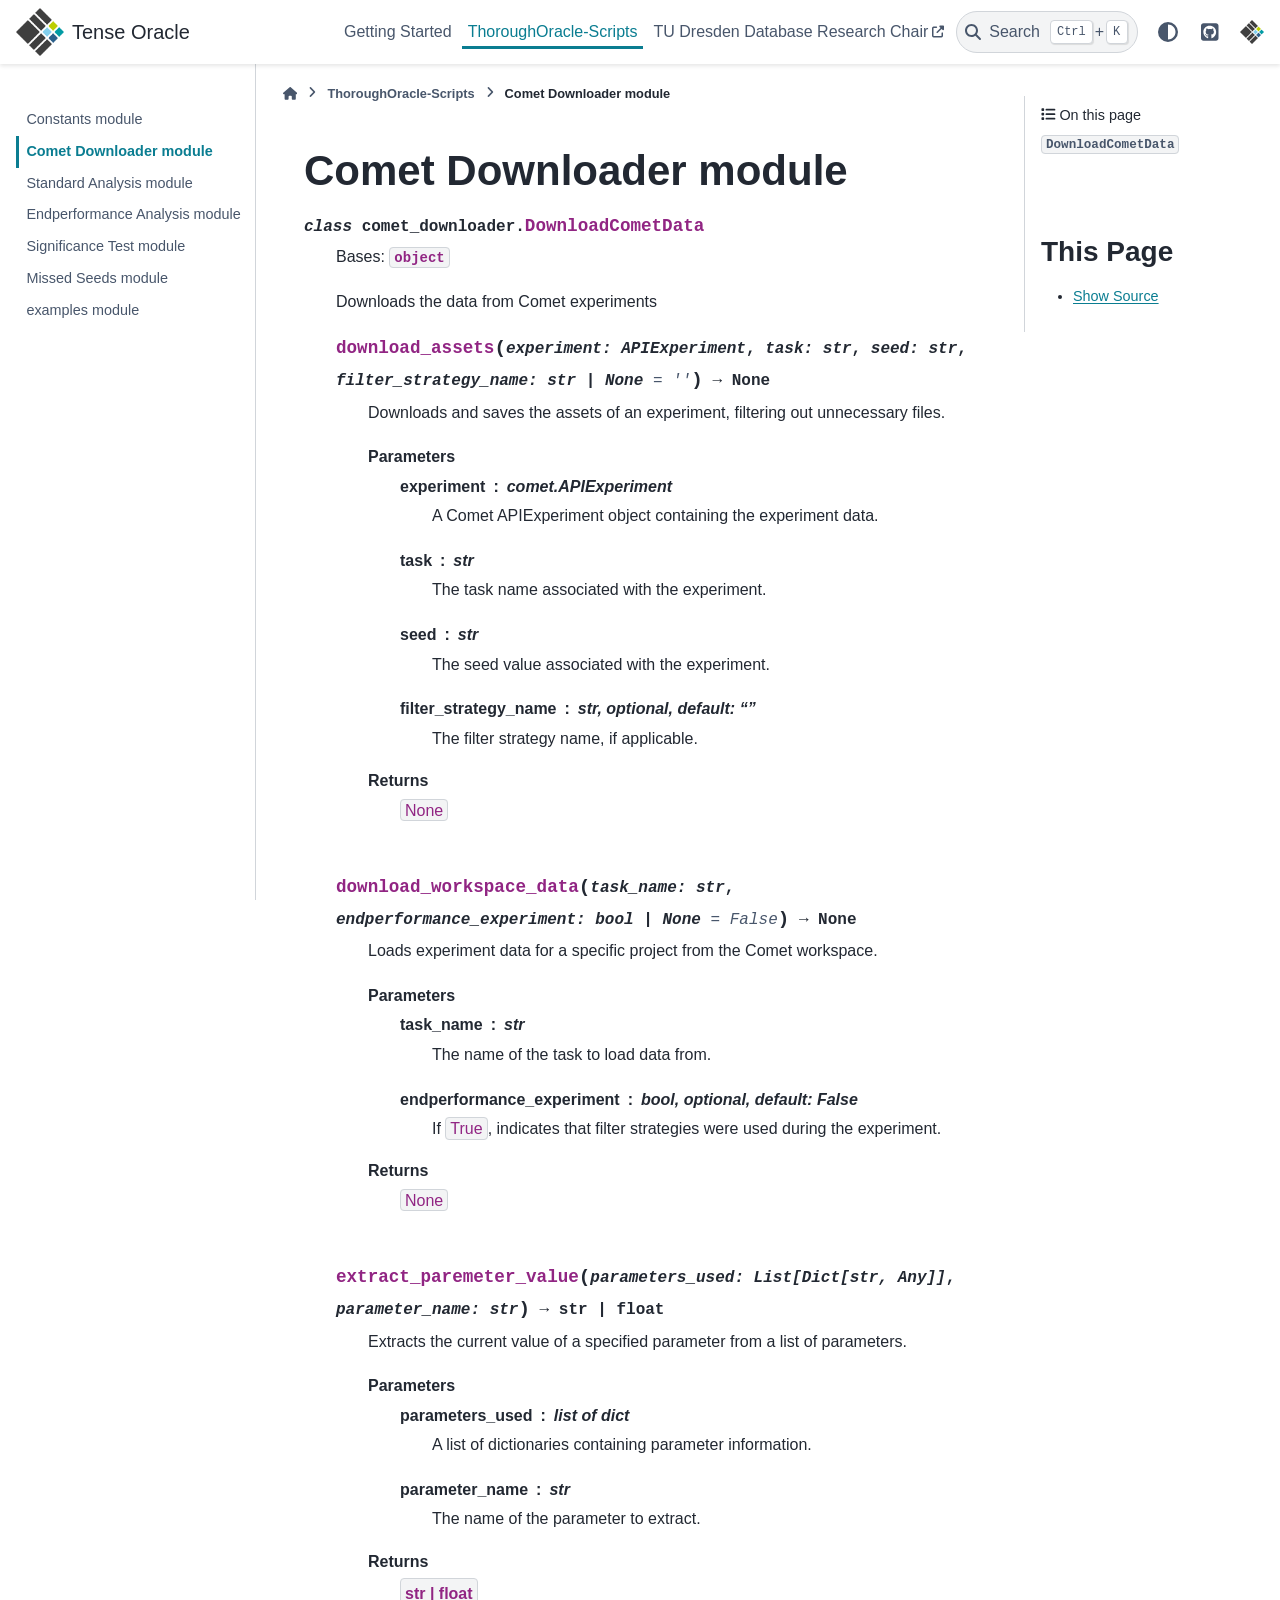
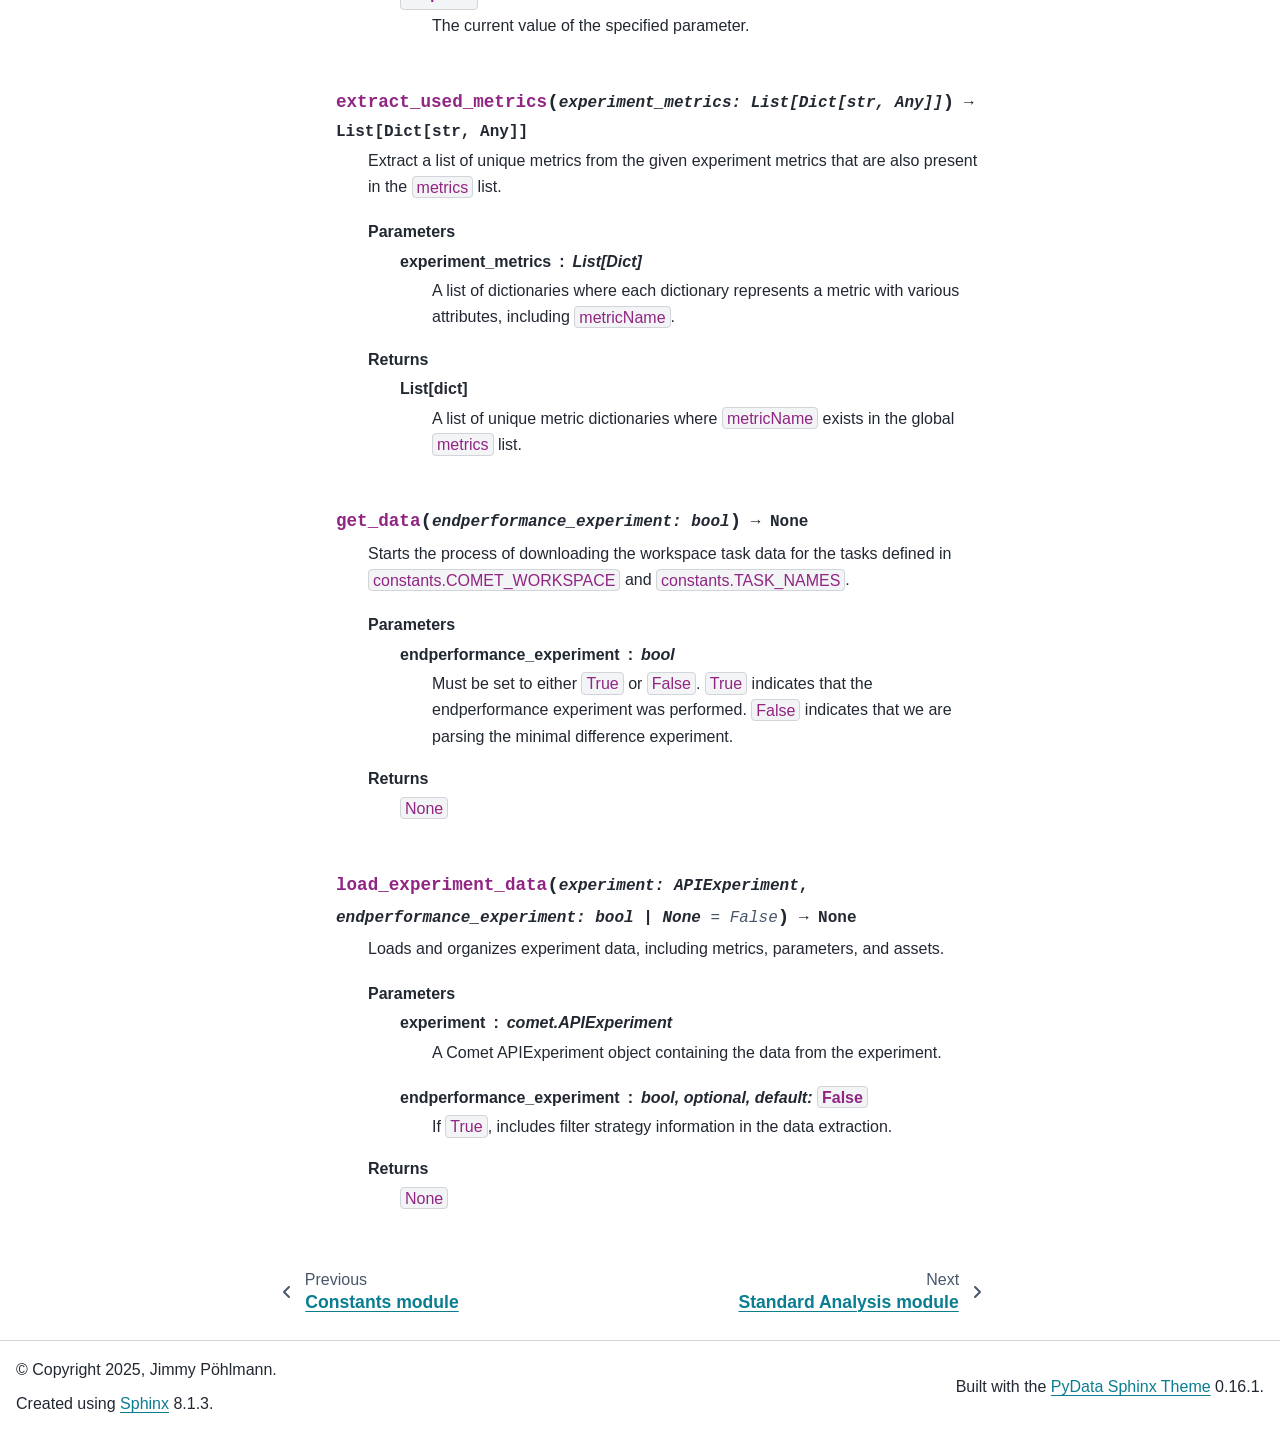
<file: comet_downloader.html>
<!DOCTYPE html>


<html lang="en" data-content_root="./" >

  <head>
    <meta charset="utf-8" />
    <meta name="viewport" content="width=device-width, initial-scale=1.0" /><meta name="viewport" content="width=device-width, initial-scale=1" />

    <title>Comet Downloader module &#8212; TenseOracle  documentation</title>
  
  
  
  <script data-cfasync="false">
    document.documentElement.dataset.mode = localStorage.getItem("mode") || "";
    document.documentElement.dataset.theme = localStorage.getItem("theme") || "";
  </script>
  <!--
    this give us a css class that will be invisible only if js is disabled
  -->
  <noscript>
    <style>
      .pst-js-only { display: none !important; }

    </style>
  </noscript>
  
  <!-- Loaded before other Sphinx assets -->
  <link href="_static/styles/theme.css?digest=8878045cc6db502f8baf" rel="stylesheet" />
<link href="_static/styles/pydata-sphinx-theme.css?digest=8878045cc6db502f8baf" rel="stylesheet" />

    <link rel="stylesheet" type="text/css" href="_static/pygments.css?v=8f2a1f02" />
    <link rel="stylesheet" type="text/css" href="_static/custom.css?v=3c16df68" />
  
  <!-- So that users can add custom icons -->
  <script src="_static/scripts/fontawesome.js?digest=8878045cc6db502f8baf"></script>
  <!-- Pre-loaded scripts that we'll load fully later -->
  <link rel="preload" as="script" href="_static/scripts/bootstrap.js?digest=8878045cc6db502f8baf" />
<link rel="preload" as="script" href="_static/scripts/pydata-sphinx-theme.js?digest=8878045cc6db502f8baf" />

    <script src="_static/documentation_options.js?v=5929fcd5"></script>
    <script src="_static/doctools.js?v=9bcbadda"></script>
    <script src="_static/sphinx_highlight.js?v=dc90522c"></script>
    <script>DOCUMENTATION_OPTIONS.pagename = 'comet_downloader';</script>
    <link rel="icon" href="_static/db_chair_logo.svg"/>
    <link rel="index" title="Index" href="genindex.html" />
    <link rel="search" title="Search" href="search.html" />
    <link rel="next" title="Standard Analysis module" href="standard_analysis.html" />
    <link rel="prev" title="Constants module" href="constants.html" />
  <meta name="viewport" content="width=device-width, initial-scale=1"/>
  <meta name="docsearch:language" content="en"/>
  <meta name="docsearch:version" content="" />
  </head>
  
  
  <body data-bs-spy="scroll" data-bs-target=".bd-toc-nav" data-offset="180" data-bs-root-margin="0px 0px -60%" data-default-mode="">

  
  
  <div id="pst-skip-link" class="skip-link d-print-none"><a href="#main-content">Skip to main content</a></div>
  
  <div id="pst-scroll-pixel-helper"></div>
  
  <button type="button" class="btn rounded-pill" id="pst-back-to-top">
    <i class="fa-solid fa-arrow-up"></i>Back to top</button>

  
  <dialog id="pst-search-dialog">
    
<form class="bd-search d-flex align-items-center"
      action="search.html"
      method="get">
  <i class="fa-solid fa-magnifying-glass"></i>
  <input type="search"
         class="form-control"
         name="q"
         placeholder="Search the docs ..."
         aria-label="Search the docs ..."
         autocomplete="off"
         autocorrect="off"
         autocapitalize="off"
         spellcheck="false"/>
  <span class="search-button__kbd-shortcut"><kbd class="kbd-shortcut__modifier">Ctrl</kbd>+<kbd>K</kbd></span>
</form>
  </dialog>

  <div class="pst-async-banner-revealer d-none">
  <aside id="bd-header-version-warning" class="d-none d-print-none" aria-label="Version warning"></aside>
</div>

  
    <header class="bd-header navbar navbar-expand-lg bd-navbar d-print-none">
<div class="bd-header__inner bd-page-width">
  <button class="pst-navbar-icon sidebar-toggle primary-toggle" aria-label="Site navigation">
    <span class="fa-solid fa-bars"></span>
  </button>
  
  
  <div class="col-lg-3 navbar-header-items__start">
    
      <div class="navbar-item">

  
    
  

<a class="navbar-brand logo" href="index.html">
  
  
  
  
  
    
    
      
    
    
    <img src="_static/db_chair_logo.svg" class="logo__image only-light" alt=""/>
    <img src="_static/db_chair_logo.svg" class="logo__image only-dark pst-js-only" alt=""/>
  
  
    <p class="title logo__title">Tense Oracle</p>
  
</a></div>
    
  </div>
  
  <div class="col-lg-9 navbar-header-items">
    
    <div class="me-auto navbar-header-items__center">
      
        <div class="navbar-item">
<nav>
  <ul class="bd-navbar-elements navbar-nav">
    
<li class="nav-item ">
  <a class="nav-link nav-internal" href="usage.html">
    Getting Started
  </a>
</li>


<li class="nav-item current active">
  <a class="nav-link nav-internal" href="modules.html">
    ThoroughOracle-Scripts
  </a>
</li>


<li class="nav-item ">
  <a class="nav-link nav-external" href="https://tu-dresden.de/ing/informatik/sya/db/#intro">
    TU Dresden Database Research Chair
  </a>
</li>

  </ul>
</nav></div>
      
    </div>
    
    
    <div class="navbar-header-items__end">
      
        <div class="navbar-item navbar-persistent--container">
          

<button class="btn search-button-field search-button__button pst-js-only" title="Search" aria-label="Search" data-bs-placement="bottom" data-bs-toggle="tooltip">
 <i class="fa-solid fa-magnifying-glass"></i>
 <span class="search-button__default-text">Search</span>
 <span class="search-button__kbd-shortcut"><kbd class="kbd-shortcut__modifier">Ctrl</kbd>+<kbd class="kbd-shortcut__modifier">K</kbd></span>
</button>
        </div>
      
      
        <div class="navbar-item">

<button class="btn btn-sm nav-link pst-navbar-icon theme-switch-button pst-js-only" aria-label="Color mode" data-bs-title="Color mode"  data-bs-placement="bottom" data-bs-toggle="tooltip">
  <i class="theme-switch fa-solid fa-sun                fa-lg" data-mode="light" title="Light"></i>
  <i class="theme-switch fa-solid fa-moon               fa-lg" data-mode="dark"  title="Dark"></i>
  <i class="theme-switch fa-solid fa-circle-half-stroke fa-lg" data-mode="auto"  title="System Settings"></i>
</button></div>
      
        <div class="navbar-item"><ul class="navbar-icon-links"
    aria-label="Icon Links">
        <li class="nav-item">
          
          
          
          
          
          
          
          
          <a href="https://github.com/JP-SystemsX/TenseOracle" title="GitHub Project" class="nav-link pst-navbar-icon" rel="noopener" target="_blank" data-bs-toggle="tooltip" data-bs-placement="bottom"><i class="fa-brands fa-square-github fa-lg" aria-hidden="true"></i>
            <span class="sr-only">GitHub Project</span></a>
        </li>
        <li class="nav-item">
          
          
          
          
          
          
          
          
          <a href="https://tu-dresden.de/ing/informatik/sya/db/#intro" title="Research Chair" class="nav-link pst-navbar-icon" rel="noopener" target="_blank" data-bs-toggle="tooltip" data-bs-placement="bottom"><img src="_static/db_chair_logo.svg" class="icon-link-image" alt="Research Chair"/></a>
        </li>
</ul></div>
      
    </div>
    
  </div>
  
  
    <div class="navbar-persistent--mobile">

<button class="btn search-button-field search-button__button pst-js-only" title="Search" aria-label="Search" data-bs-placement="bottom" data-bs-toggle="tooltip">
 <i class="fa-solid fa-magnifying-glass"></i>
 <span class="search-button__default-text">Search</span>
 <span class="search-button__kbd-shortcut"><kbd class="kbd-shortcut__modifier">Ctrl</kbd>+<kbd class="kbd-shortcut__modifier">K</kbd></span>
</button>
    </div>
  

  
    <button class="pst-navbar-icon sidebar-toggle secondary-toggle" aria-label="On this page">
      <span class="fa-solid fa-outdent"></span>
    </button>
  
</div>

    </header>
  

  <div class="bd-container">
    <div class="bd-container__inner bd-page-width">
      
      
      
      <dialog id="pst-primary-sidebar-modal"></dialog>
      <div id="pst-primary-sidebar" class="bd-sidebar-primary bd-sidebar">
        

  
  <div class="sidebar-header-items sidebar-primary__section">
    
    
      <div class="sidebar-header-items__center">
        
          
          
            <div class="navbar-item">
<nav>
  <ul class="bd-navbar-elements navbar-nav">
    
<li class="nav-item ">
  <a class="nav-link nav-internal" href="usage.html">
    Getting Started
  </a>
</li>


<li class="nav-item current active">
  <a class="nav-link nav-internal" href="modules.html">
    ThoroughOracle-Scripts
  </a>
</li>


<li class="nav-item ">
  <a class="nav-link nav-external" href="https://tu-dresden.de/ing/informatik/sya/db/#intro">
    TU Dresden Database Research Chair
  </a>
</li>

  </ul>
</nav></div>
          
        
      </div>
    
    
    
      <div class="sidebar-header-items__end">
        
          <div class="navbar-item">

<button class="btn btn-sm nav-link pst-navbar-icon theme-switch-button pst-js-only" aria-label="Color mode" data-bs-title="Color mode"  data-bs-placement="bottom" data-bs-toggle="tooltip">
  <i class="theme-switch fa-solid fa-sun                fa-lg" data-mode="light" title="Light"></i>
  <i class="theme-switch fa-solid fa-moon               fa-lg" data-mode="dark"  title="Dark"></i>
  <i class="theme-switch fa-solid fa-circle-half-stroke fa-lg" data-mode="auto"  title="System Settings"></i>
</button></div>
        
          <div class="navbar-item"><ul class="navbar-icon-links"
    aria-label="Icon Links">
        <li class="nav-item">
          
          
          
          
          
          
          
          
          <a href="https://github.com/JP-SystemsX/TenseOracle" title="GitHub Project" class="nav-link pst-navbar-icon" rel="noopener" target="_blank" data-bs-toggle="tooltip" data-bs-placement="bottom"><i class="fa-brands fa-square-github fa-lg" aria-hidden="true"></i>
            <span class="sr-only">GitHub Project</span></a>
        </li>
        <li class="nav-item">
          
          
          
          
          
          
          
          
          <a href="https://tu-dresden.de/ing/informatik/sya/db/#intro" title="Research Chair" class="nav-link pst-navbar-icon" rel="noopener" target="_blank" data-bs-toggle="tooltip" data-bs-placement="bottom"><img src="_static/db_chair_logo.svg" class="icon-link-image" alt="Research Chair"/></a>
        </li>
</ul></div>
        
      </div>
    
  </div>
  
    <div class="sidebar-primary-items__start sidebar-primary__section">
        <div class="sidebar-primary-item">
<nav class="bd-docs-nav bd-links"
     aria-label="Section Navigation">
  <p class="bd-links__title" role="heading" aria-level="1">Section Navigation</p>
  <div class="bd-toc-item navbar-nav"><ul class="current nav bd-sidenav">
<li class="toctree-l1"><a class="reference internal" href="constants.html">Constants module</a></li>
<li class="toctree-l1 current active"><a class="current reference internal" href="#">Comet Downloader module</a></li>
<li class="toctree-l1"><a class="reference internal" href="standard_analysis.html">Standard Analysis module</a></li>
<li class="toctree-l1"><a class="reference internal" href="endperformance_analysis.html">Endperformance Analysis module</a></li>
<li class="toctree-l1"><a class="reference internal" href="significance_test.html">Significance Test module</a></li>
<li class="toctree-l1"><a class="reference internal" href="missed_seeds.html">Missed Seeds module</a></li>
<li class="toctree-l1"><a class="reference internal" href="examples.html">examples module</a></li>
</ul>
</div>
</nav></div>
    </div>
  
  
  <div class="sidebar-primary-items__end sidebar-primary__section">
      <div class="sidebar-primary-item">
<div id="ethical-ad-placement"
      class="flat"
      data-ea-publisher="readthedocs"
      data-ea-type="readthedocs-sidebar"
      data-ea-manual="true">
</div></div>
  </div>


      </div>
      
      <main id="main-content" class="bd-main" role="main">
        
        
          <div class="bd-content">
            <div class="bd-article-container">
              
              <div class="bd-header-article d-print-none">
<div class="header-article-items header-article__inner">
  
    <div class="header-article-items__start">
      
        <div class="header-article-item">

<nav aria-label="Breadcrumb" class="d-print-none">
  <ul class="bd-breadcrumbs">
    
    <li class="breadcrumb-item breadcrumb-home">
      <a href="index.html" class="nav-link" aria-label="Home">
        <i class="fa-solid fa-home"></i>
      </a>
    </li>
    
    <li class="breadcrumb-item"><a href="modules.html" class="nav-link">ThoroughOracle-Scripts</a></li>
    
    <li class="breadcrumb-item active" aria-current="page"><span class="ellipsis">Comet Downloader module</span></li>
  </ul>
</nav>
</div>
      
    </div>
  
  
</div>
</div>
              
              
              
                
<div id="searchbox"></div>
                <article class="bd-article">
                  
  <section id="module-comet_downloader">
<span id="comet-downloader-module"></span><h1>Comet Downloader module<a class="headerlink" href="#module-comet_downloader" title="Link to this heading">#</a></h1>
<dl class="py class">
<dt class="sig sig-object py" id="comet_downloader.DownloadCometData">
<em class="property"><span class="pre">class</span><span class="w"> </span></em><span class="sig-prename descclassname"><span class="pre">comet_downloader.</span></span><span class="sig-name descname"><span class="pre">DownloadCometData</span></span><a class="headerlink" href="#comet_downloader.DownloadCometData" title="Link to this definition">#</a></dt>
<dd><p>Bases: <code class="xref py py-class docutils literal notranslate"><span class="pre">object</span></code></p>
<p>Downloads the data from Comet experiments</p>
<dl class="py method">
<dt class="sig sig-object py" id="comet_downloader.DownloadCometData.download_assets">
<span class="sig-name descname"><span class="pre">download_assets</span></span><span class="sig-paren">(</span><em class="sig-param"><span class="n"><span class="pre">experiment</span></span><span class="p"><span class="pre">:</span></span><span class="w"> </span><span class="n"><span class="pre">APIExperiment</span></span></em>, <em class="sig-param"><span class="n"><span class="pre">task</span></span><span class="p"><span class="pre">:</span></span><span class="w"> </span><span class="n"><span class="pre">str</span></span></em>, <em class="sig-param"><span class="n"><span class="pre">seed</span></span><span class="p"><span class="pre">:</span></span><span class="w"> </span><span class="n"><span class="pre">str</span></span></em>, <em class="sig-param"><span class="n"><span class="pre">filter_strategy_name</span></span><span class="p"><span class="pre">:</span></span><span class="w"> </span><span class="n"><span class="pre">str</span><span class="w"> </span><span class="p"><span class="pre">|</span></span><span class="w"> </span><span class="pre">None</span></span><span class="w"> </span><span class="o"><span class="pre">=</span></span><span class="w"> </span><span class="default_value"><span class="pre">''</span></span></em><span class="sig-paren">)</span> <span class="sig-return"><span class="sig-return-icon">&#x2192;</span> <span class="sig-return-typehint"><span class="pre">None</span></span></span><a class="headerlink" href="#comet_downloader.DownloadCometData.download_assets" title="Link to this definition">#</a></dt>
<dd><p>Downloads and saves the assets of an experiment, filtering out unnecessary files.</p>
<dl class="simple">
<dt>Parameters</dt><dd><dl class="simple">
<dt>experiment<span class="classifier">comet.APIExperiment</span></dt><dd><p>A Comet APIExperiment object containing the experiment data.</p>
</dd>
<dt>task<span class="classifier">str</span></dt><dd><p>The task name associated with the experiment.</p>
</dd>
<dt>seed<span class="classifier">str</span></dt><dd><p>The seed value associated with the experiment.</p>
</dd>
<dt>filter_strategy_name<span class="classifier">str, optional, default: “”</span></dt><dd><p>The filter strategy name, if applicable.</p>
</dd>
</dl>
</dd>
<dt>Returns</dt><dd><p><cite>None</cite></p>
</dd>
</dl>
</dd></dl>

<dl class="py method">
<dt class="sig sig-object py" id="comet_downloader.DownloadCometData.download_workspace_data">
<span class="sig-name descname"><span class="pre">download_workspace_data</span></span><span class="sig-paren">(</span><em class="sig-param"><span class="n"><span class="pre">task_name</span></span><span class="p"><span class="pre">:</span></span><span class="w"> </span><span class="n"><span class="pre">str</span></span></em>, <em class="sig-param"><span class="n"><span class="pre">endperformance_experiment</span></span><span class="p"><span class="pre">:</span></span><span class="w"> </span><span class="n"><span class="pre">bool</span><span class="w"> </span><span class="p"><span class="pre">|</span></span><span class="w"> </span><span class="pre">None</span></span><span class="w"> </span><span class="o"><span class="pre">=</span></span><span class="w"> </span><span class="default_value"><span class="pre">False</span></span></em><span class="sig-paren">)</span> <span class="sig-return"><span class="sig-return-icon">&#x2192;</span> <span class="sig-return-typehint"><span class="pre">None</span></span></span><a class="headerlink" href="#comet_downloader.DownloadCometData.download_workspace_data" title="Link to this definition">#</a></dt>
<dd><p>Loads experiment data for a specific project from the Comet workspace.</p>
<dl class="simple">
<dt>Parameters</dt><dd><dl class="simple">
<dt>task_name<span class="classifier">str</span></dt><dd><p>The name of the task to load data from.</p>
</dd>
<dt>endperformance_experiment<span class="classifier">bool, optional, default: False</span></dt><dd><p>If <cite>True</cite>, indicates that filter strategies were used during the experiment.</p>
</dd>
</dl>
</dd>
<dt>Returns</dt><dd><p><cite>None</cite></p>
</dd>
</dl>
</dd></dl>

<dl class="py method">
<dt class="sig sig-object py" id="comet_downloader.DownloadCometData.extract_paremeter_value">
<span class="sig-name descname"><span class="pre">extract_paremeter_value</span></span><span class="sig-paren">(</span><em class="sig-param"><span class="n"><span class="pre">parameters_used</span></span><span class="p"><span class="pre">:</span></span><span class="w"> </span><span class="n"><span class="pre">List</span><span class="p"><span class="pre">[</span></span><span class="pre">Dict</span><span class="p"><span class="pre">[</span></span><span class="pre">str</span><span class="p"><span class="pre">,</span></span><span class="w"> </span><span class="pre">Any</span><span class="p"><span class="pre">]</span></span><span class="p"><span class="pre">]</span></span></span></em>, <em class="sig-param"><span class="n"><span class="pre">parameter_name</span></span><span class="p"><span class="pre">:</span></span><span class="w"> </span><span class="n"><span class="pre">str</span></span></em><span class="sig-paren">)</span> <span class="sig-return"><span class="sig-return-icon">&#x2192;</span> <span class="sig-return-typehint"><span class="pre">str</span><span class="w"> </span><span class="p"><span class="pre">|</span></span><span class="w"> </span><span class="pre">float</span></span></span><a class="headerlink" href="#comet_downloader.DownloadCometData.extract_paremeter_value" title="Link to this definition">#</a></dt>
<dd><p>Extracts the current value of a specified parameter from a list of parameters.</p>
<dl class="simple">
<dt>Parameters</dt><dd><dl class="simple">
<dt>parameters_used<span class="classifier">list of dict</span></dt><dd><p>A list of dictionaries containing parameter information.</p>
</dd>
<dt>parameter_name<span class="classifier">str</span></dt><dd><p>The name of the parameter to extract.</p>
</dd>
</dl>
</dd>
<dt>Returns</dt><dd><dl class="simple">
<dt><cite>str | float</cite></dt><dd><p>The current value of the specified parameter.</p>
</dd>
</dl>
</dd>
</dl>
</dd></dl>

<dl class="py method">
<dt class="sig sig-object py" id="comet_downloader.DownloadCometData.extract_used_metrics">
<span class="sig-name descname"><span class="pre">extract_used_metrics</span></span><span class="sig-paren">(</span><em class="sig-param"><span class="n"><span class="pre">experiment_metrics</span></span><span class="p"><span class="pre">:</span></span><span class="w"> </span><span class="n"><span class="pre">List</span><span class="p"><span class="pre">[</span></span><span class="pre">Dict</span><span class="p"><span class="pre">[</span></span><span class="pre">str</span><span class="p"><span class="pre">,</span></span><span class="w"> </span><span class="pre">Any</span><span class="p"><span class="pre">]</span></span><span class="p"><span class="pre">]</span></span></span></em><span class="sig-paren">)</span> <span class="sig-return"><span class="sig-return-icon">&#x2192;</span> <span class="sig-return-typehint"><span class="pre">List</span><span class="p"><span class="pre">[</span></span><span class="pre">Dict</span><span class="p"><span class="pre">[</span></span><span class="pre">str</span><span class="p"><span class="pre">,</span></span><span class="w"> </span><span class="pre">Any</span><span class="p"><span class="pre">]</span></span><span class="p"><span class="pre">]</span></span></span></span><a class="headerlink" href="#comet_downloader.DownloadCometData.extract_used_metrics" title="Link to this definition">#</a></dt>
<dd><p>Extract a list of unique metrics from the given experiment metrics that are also present in the <cite>metrics</cite> list.</p>
<dl class="simple">
<dt>Parameters</dt><dd><dl class="simple">
<dt>experiment_metrics<span class="classifier">List[Dict]</span></dt><dd><p>A list of dictionaries where each dictionary represents a metric with various attributes, including <cite>metricName</cite>.</p>
</dd>
</dl>
</dd>
<dt>Returns</dt><dd><dl class="simple">
<dt>List[dict]</dt><dd><p>A list of unique metric dictionaries where <cite>metricName</cite> exists in the global <cite>metrics</cite> list.</p>
</dd>
</dl>
</dd>
</dl>
</dd></dl>

<dl class="py method">
<dt class="sig sig-object py" id="comet_downloader.DownloadCometData.get_data">
<span class="sig-name descname"><span class="pre">get_data</span></span><span class="sig-paren">(</span><em class="sig-param"><span class="n"><span class="pre">endperformance_experiment</span></span><span class="p"><span class="pre">:</span></span><span class="w"> </span><span class="n"><span class="pre">bool</span></span></em><span class="sig-paren">)</span> <span class="sig-return"><span class="sig-return-icon">&#x2192;</span> <span class="sig-return-typehint"><span class="pre">None</span></span></span><a class="headerlink" href="#comet_downloader.DownloadCometData.get_data" title="Link to this definition">#</a></dt>
<dd><p>Starts the process of downloading the workspace task data for the tasks defined in <cite>constants.COMET_WORKSPACE</cite> and <cite>constants.TASK_NAMES</cite>.</p>
<dl class="simple">
<dt>Parameters</dt><dd><dl class="simple">
<dt>endperformance_experiment<span class="classifier">bool</span></dt><dd><p>Must be set to either <cite>True</cite> or <cite>False</cite>. <cite>True</cite> indicates that the endperformance experiment was performed. <cite>False</cite> indicates that we are parsing the minimal difference experiment.</p>
</dd>
</dl>
</dd>
<dt>Returns</dt><dd><p><cite>None</cite></p>
</dd>
</dl>
</dd></dl>

<dl class="py method">
<dt class="sig sig-object py" id="comet_downloader.DownloadCometData.load_experiment_data">
<span class="sig-name descname"><span class="pre">load_experiment_data</span></span><span class="sig-paren">(</span><em class="sig-param"><span class="n"><span class="pre">experiment</span></span><span class="p"><span class="pre">:</span></span><span class="w"> </span><span class="n"><span class="pre">APIExperiment</span></span></em>, <em class="sig-param"><span class="n"><span class="pre">endperformance_experiment</span></span><span class="p"><span class="pre">:</span></span><span class="w"> </span><span class="n"><span class="pre">bool</span><span class="w"> </span><span class="p"><span class="pre">|</span></span><span class="w"> </span><span class="pre">None</span></span><span class="w"> </span><span class="o"><span class="pre">=</span></span><span class="w"> </span><span class="default_value"><span class="pre">False</span></span></em><span class="sig-paren">)</span> <span class="sig-return"><span class="sig-return-icon">&#x2192;</span> <span class="sig-return-typehint"><span class="pre">None</span></span></span><a class="headerlink" href="#comet_downloader.DownloadCometData.load_experiment_data" title="Link to this definition">#</a></dt>
<dd><p>Loads and organizes experiment data, including metrics, parameters, and assets.</p>
<dl>
<dt>Parameters</dt><dd><dl>
<dt>experiment<span class="classifier">comet.APIExperiment</span></dt><dd><p>A Comet APIExperiment object containing the data from the experiment.</p>
</dd>
<dt>endperformance_experiment<span class="classifier">bool, optional, default: <cite>False</cite></span></dt><dd><p>If <cite>True</cite>, includes filter strategy information in the data extraction.</p>
</dd>
</dl>
</dd>
<dt>Returns</dt><dd><p><cite>None</cite></p>
</dd>
</dl>
</dd></dl>

</dd></dl>

</section>


                </article>
              
              
              
              
              
                <footer class="prev-next-footer d-print-none">
                  
<div class="prev-next-area">
    <a class="left-prev"
       href="constants.html"
       title="previous page">
      <i class="fa-solid fa-angle-left"></i>
      <div class="prev-next-info">
        <p class="prev-next-subtitle">previous</p>
        <p class="prev-next-title">Constants module</p>
      </div>
    </a>
    <a class="right-next"
       href="standard_analysis.html"
       title="next page">
      <div class="prev-next-info">
        <p class="prev-next-subtitle">next</p>
        <p class="prev-next-title">Standard Analysis module</p>
      </div>
      <i class="fa-solid fa-angle-right"></i>
    </a>
</div>
                </footer>
              
            </div>
            
            
              
                <dialog id="pst-secondary-sidebar-modal"></dialog>
                <div id="pst-secondary-sidebar" class="bd-sidebar-secondary bd-toc"><div class="sidebar-secondary-items sidebar-secondary__inner">


  <div class="sidebar-secondary-item">
<div
    id="pst-page-navigation-heading-2"
    class="page-toc tocsection onthispage">
    <i class="fa-solid fa-list"></i> On this page
  </div>
  <nav class="bd-toc-nav page-toc" aria-labelledby="pst-page-navigation-heading-2">
    <ul class="visible nav section-nav flex-column">
<li class="toc-h2 nav-item toc-entry"><a class="reference internal nav-link" href="#comet_downloader.DownloadCometData"><code class="docutils literal notranslate"><span class="pre">DownloadCometData</span></code></a><ul class="nav section-nav flex-column">
<li class="toc-h3 nav-item toc-entry"><a class="reference internal nav-link" href="#comet_downloader.DownloadCometData.download_assets"><code class="docutils literal notranslate"><span class="pre">DownloadCometData.download_assets()</span></code></a></li>
<li class="toc-h3 nav-item toc-entry"><a class="reference internal nav-link" href="#comet_downloader.DownloadCometData.download_workspace_data"><code class="docutils literal notranslate"><span class="pre">DownloadCometData.download_workspace_data()</span></code></a></li>
<li class="toc-h3 nav-item toc-entry"><a class="reference internal nav-link" href="#comet_downloader.DownloadCometData.extract_paremeter_value"><code class="docutils literal notranslate"><span class="pre">DownloadCometData.extract_paremeter_value()</span></code></a></li>
<li class="toc-h3 nav-item toc-entry"><a class="reference internal nav-link" href="#comet_downloader.DownloadCometData.extract_used_metrics"><code class="docutils literal notranslate"><span class="pre">DownloadCometData.extract_used_metrics()</span></code></a></li>
<li class="toc-h3 nav-item toc-entry"><a class="reference internal nav-link" href="#comet_downloader.DownloadCometData.get_data"><code class="docutils literal notranslate"><span class="pre">DownloadCometData.get_data()</span></code></a></li>
<li class="toc-h3 nav-item toc-entry"><a class="reference internal nav-link" href="#comet_downloader.DownloadCometData.load_experiment_data"><code class="docutils literal notranslate"><span class="pre">DownloadCometData.load_experiment_data()</span></code></a></li>
</ul>
</li>
</ul>
  </nav></div>

  <div class="sidebar-secondary-item">
  <div role="note" aria-label="source link">
    <h3>This Page</h3>
    <ul class="this-page-menu">
      <li><a href="_sources/comet_downloader.rst.txt"
            rel="nofollow">Show Source</a></li>
    </ul>
   </div></div>

</div></div>
              
            
          </div>
          <footer class="bd-footer-content">
            
          </footer>
        
      </main>
    </div>
  </div>
  
  <!-- Scripts loaded after <body> so the DOM is not blocked -->
  <script defer src="_static/scripts/bootstrap.js?digest=8878045cc6db502f8baf"></script>
<script defer src="_static/scripts/pydata-sphinx-theme.js?digest=8878045cc6db502f8baf"></script>

  <footer class="bd-footer">
<div class="bd-footer__inner bd-page-width">
  
    <div class="footer-items__start">
      
        <div class="footer-item">

  <p class="copyright">
    
      © Copyright 2025, Jimmy Pöhlmann.
      <br/>
    
  </p>
</div>
      
        <div class="footer-item">

  <p class="sphinx-version">
    Created using <a href="https://www.sphinx-doc.org/">Sphinx</a> 8.1.3.
    <br/>
  </p>
</div>
      
    </div>
  
  
  
    <div class="footer-items__end">
      
        <div class="footer-item">
<p class="theme-version">
  <!-- # L10n: Setting the PST URL as an argument as this does not need to be localized -->
  Built with the <a href="https://pydata-sphinx-theme.readthedocs.io/en/stable/index.html">PyData Sphinx Theme</a> 0.16.1.
</p></div>
      
    </div>
  
</div>

  </footer>
  </body>
</html>
</file>
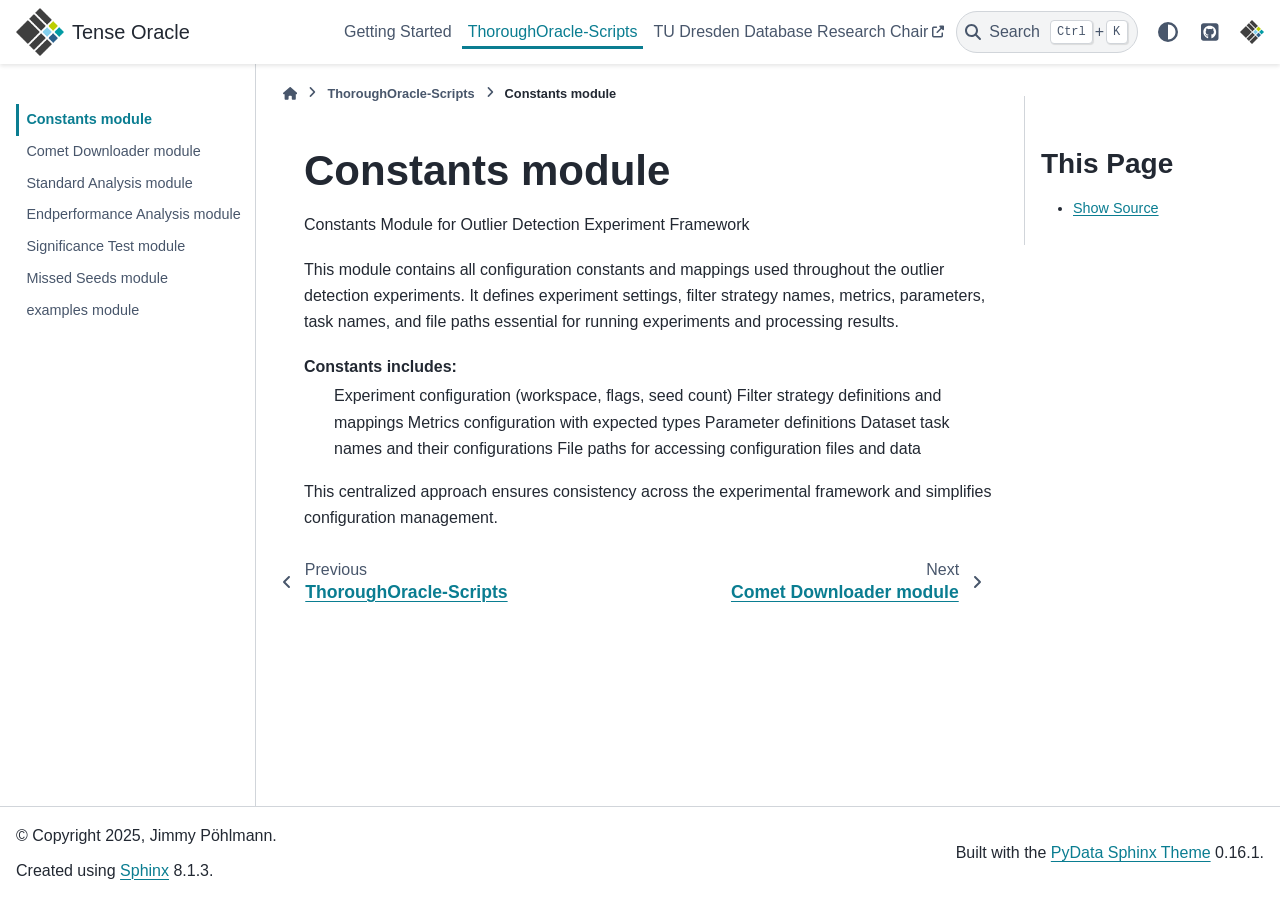
<file: constants.html>
<!DOCTYPE html>


<html lang="en" data-content_root="./" >

  <head>
    <meta charset="utf-8" />
    <meta name="viewport" content="width=device-width, initial-scale=1.0" /><meta name="viewport" content="width=device-width, initial-scale=1" />

    <title>Constants module &#8212; TenseOracle  documentation</title>
  
  
  
  <script data-cfasync="false">
    document.documentElement.dataset.mode = localStorage.getItem("mode") || "";
    document.documentElement.dataset.theme = localStorage.getItem("theme") || "";
  </script>
  <!--
    this give us a css class that will be invisible only if js is disabled
  -->
  <noscript>
    <style>
      .pst-js-only { display: none !important; }

    </style>
  </noscript>
  
  <!-- Loaded before other Sphinx assets -->
  <link href="_static/styles/theme.css?digest=8878045cc6db502f8baf" rel="stylesheet" />
<link href="_static/styles/pydata-sphinx-theme.css?digest=8878045cc6db502f8baf" rel="stylesheet" />

    <link rel="stylesheet" type="text/css" href="_static/pygments.css?v=8f2a1f02" />
    <link rel="stylesheet" type="text/css" href="_static/custom.css?v=3c16df68" />
  
  <!-- So that users can add custom icons -->
  <script src="_static/scripts/fontawesome.js?digest=8878045cc6db502f8baf"></script>
  <!-- Pre-loaded scripts that we'll load fully later -->
  <link rel="preload" as="script" href="_static/scripts/bootstrap.js?digest=8878045cc6db502f8baf" />
<link rel="preload" as="script" href="_static/scripts/pydata-sphinx-theme.js?digest=8878045cc6db502f8baf" />

    <script src="_static/documentation_options.js?v=5929fcd5"></script>
    <script src="_static/doctools.js?v=9bcbadda"></script>
    <script src="_static/sphinx_highlight.js?v=dc90522c"></script>
    <script>DOCUMENTATION_OPTIONS.pagename = 'constants';</script>
    <link rel="icon" href="_static/db_chair_logo.svg"/>
    <link rel="index" title="Index" href="genindex.html" />
    <link rel="search" title="Search" href="search.html" />
    <link rel="next" title="Comet Downloader module" href="comet_downloader.html" />
    <link rel="prev" title="ThoroughOracle-Scripts" href="modules.html" />
  <meta name="viewport" content="width=device-width, initial-scale=1"/>
  <meta name="docsearch:language" content="en"/>
  <meta name="docsearch:version" content="" />
  </head>
  
  
  <body data-bs-spy="scroll" data-bs-target=".bd-toc-nav" data-offset="180" data-bs-root-margin="0px 0px -60%" data-default-mode="">

  
  
  <div id="pst-skip-link" class="skip-link d-print-none"><a href="#main-content">Skip to main content</a></div>
  
  <div id="pst-scroll-pixel-helper"></div>
  
  <button type="button" class="btn rounded-pill" id="pst-back-to-top">
    <i class="fa-solid fa-arrow-up"></i>Back to top</button>

  
  <dialog id="pst-search-dialog">
    
<form class="bd-search d-flex align-items-center"
      action="search.html"
      method="get">
  <i class="fa-solid fa-magnifying-glass"></i>
  <input type="search"
         class="form-control"
         name="q"
         placeholder="Search the docs ..."
         aria-label="Search the docs ..."
         autocomplete="off"
         autocorrect="off"
         autocapitalize="off"
         spellcheck="false"/>
  <span class="search-button__kbd-shortcut"><kbd class="kbd-shortcut__modifier">Ctrl</kbd>+<kbd>K</kbd></span>
</form>
  </dialog>

  <div class="pst-async-banner-revealer d-none">
  <aside id="bd-header-version-warning" class="d-none d-print-none" aria-label="Version warning"></aside>
</div>

  
    <header class="bd-header navbar navbar-expand-lg bd-navbar d-print-none">
<div class="bd-header__inner bd-page-width">
  <button class="pst-navbar-icon sidebar-toggle primary-toggle" aria-label="Site navigation">
    <span class="fa-solid fa-bars"></span>
  </button>
  
  
  <div class="col-lg-3 navbar-header-items__start">
    
      <div class="navbar-item">

  
    
  

<a class="navbar-brand logo" href="index.html">
  
  
  
  
  
    
    
      
    
    
    <img src="_static/db_chair_logo.svg" class="logo__image only-light" alt=""/>
    <img src="_static/db_chair_logo.svg" class="logo__image only-dark pst-js-only" alt=""/>
  
  
    <p class="title logo__title">Tense Oracle</p>
  
</a></div>
    
  </div>
  
  <div class="col-lg-9 navbar-header-items">
    
    <div class="me-auto navbar-header-items__center">
      
        <div class="navbar-item">
<nav>
  <ul class="bd-navbar-elements navbar-nav">
    
<li class="nav-item ">
  <a class="nav-link nav-internal" href="usage.html">
    Getting Started
  </a>
</li>


<li class="nav-item current active">
  <a class="nav-link nav-internal" href="modules.html">
    ThoroughOracle-Scripts
  </a>
</li>


<li class="nav-item ">
  <a class="nav-link nav-external" href="https://tu-dresden.de/ing/informatik/sya/db/#intro">
    TU Dresden Database Research Chair
  </a>
</li>

  </ul>
</nav></div>
      
    </div>
    
    
    <div class="navbar-header-items__end">
      
        <div class="navbar-item navbar-persistent--container">
          

<button class="btn search-button-field search-button__button pst-js-only" title="Search" aria-label="Search" data-bs-placement="bottom" data-bs-toggle="tooltip">
 <i class="fa-solid fa-magnifying-glass"></i>
 <span class="search-button__default-text">Search</span>
 <span class="search-button__kbd-shortcut"><kbd class="kbd-shortcut__modifier">Ctrl</kbd>+<kbd class="kbd-shortcut__modifier">K</kbd></span>
</button>
        </div>
      
      
        <div class="navbar-item">

<button class="btn btn-sm nav-link pst-navbar-icon theme-switch-button pst-js-only" aria-label="Color mode" data-bs-title="Color mode"  data-bs-placement="bottom" data-bs-toggle="tooltip">
  <i class="theme-switch fa-solid fa-sun                fa-lg" data-mode="light" title="Light"></i>
  <i class="theme-switch fa-solid fa-moon               fa-lg" data-mode="dark"  title="Dark"></i>
  <i class="theme-switch fa-solid fa-circle-half-stroke fa-lg" data-mode="auto"  title="System Settings"></i>
</button></div>
      
        <div class="navbar-item"><ul class="navbar-icon-links"
    aria-label="Icon Links">
        <li class="nav-item">
          
          
          
          
          
          
          
          
          <a href="https://github.com/JP-SystemsX/TenseOracle" title="GitHub Project" class="nav-link pst-navbar-icon" rel="noopener" target="_blank" data-bs-toggle="tooltip" data-bs-placement="bottom"><i class="fa-brands fa-square-github fa-lg" aria-hidden="true"></i>
            <span class="sr-only">GitHub Project</span></a>
        </li>
        <li class="nav-item">
          
          
          
          
          
          
          
          
          <a href="https://tu-dresden.de/ing/informatik/sya/db/#intro" title="Research Chair" class="nav-link pst-navbar-icon" rel="noopener" target="_blank" data-bs-toggle="tooltip" data-bs-placement="bottom"><img src="_static/db_chair_logo.svg" class="icon-link-image" alt="Research Chair"/></a>
        </li>
</ul></div>
      
    </div>
    
  </div>
  
  
    <div class="navbar-persistent--mobile">

<button class="btn search-button-field search-button__button pst-js-only" title="Search" aria-label="Search" data-bs-placement="bottom" data-bs-toggle="tooltip">
 <i class="fa-solid fa-magnifying-glass"></i>
 <span class="search-button__default-text">Search</span>
 <span class="search-button__kbd-shortcut"><kbd class="kbd-shortcut__modifier">Ctrl</kbd>+<kbd class="kbd-shortcut__modifier">K</kbd></span>
</button>
    </div>
  

  
    <button class="pst-navbar-icon sidebar-toggle secondary-toggle" aria-label="On this page">
      <span class="fa-solid fa-outdent"></span>
    </button>
  
</div>

    </header>
  

  <div class="bd-container">
    <div class="bd-container__inner bd-page-width">
      
      
      
      <dialog id="pst-primary-sidebar-modal"></dialog>
      <div id="pst-primary-sidebar" class="bd-sidebar-primary bd-sidebar">
        

  
  <div class="sidebar-header-items sidebar-primary__section">
    
    
      <div class="sidebar-header-items__center">
        
          
          
            <div class="navbar-item">
<nav>
  <ul class="bd-navbar-elements navbar-nav">
    
<li class="nav-item ">
  <a class="nav-link nav-internal" href="usage.html">
    Getting Started
  </a>
</li>


<li class="nav-item current active">
  <a class="nav-link nav-internal" href="modules.html">
    ThoroughOracle-Scripts
  </a>
</li>


<li class="nav-item ">
  <a class="nav-link nav-external" href="https://tu-dresden.de/ing/informatik/sya/db/#intro">
    TU Dresden Database Research Chair
  </a>
</li>

  </ul>
</nav></div>
          
        
      </div>
    
    
    
      <div class="sidebar-header-items__end">
        
          <div class="navbar-item">

<button class="btn btn-sm nav-link pst-navbar-icon theme-switch-button pst-js-only" aria-label="Color mode" data-bs-title="Color mode"  data-bs-placement="bottom" data-bs-toggle="tooltip">
  <i class="theme-switch fa-solid fa-sun                fa-lg" data-mode="light" title="Light"></i>
  <i class="theme-switch fa-solid fa-moon               fa-lg" data-mode="dark"  title="Dark"></i>
  <i class="theme-switch fa-solid fa-circle-half-stroke fa-lg" data-mode="auto"  title="System Settings"></i>
</button></div>
        
          <div class="navbar-item"><ul class="navbar-icon-links"
    aria-label="Icon Links">
        <li class="nav-item">
          
          
          
          
          
          
          
          
          <a href="https://github.com/JP-SystemsX/TenseOracle" title="GitHub Project" class="nav-link pst-navbar-icon" rel="noopener" target="_blank" data-bs-toggle="tooltip" data-bs-placement="bottom"><i class="fa-brands fa-square-github fa-lg" aria-hidden="true"></i>
            <span class="sr-only">GitHub Project</span></a>
        </li>
        <li class="nav-item">
          
          
          
          
          
          
          
          
          <a href="https://tu-dresden.de/ing/informatik/sya/db/#intro" title="Research Chair" class="nav-link pst-navbar-icon" rel="noopener" target="_blank" data-bs-toggle="tooltip" data-bs-placement="bottom"><img src="_static/db_chair_logo.svg" class="icon-link-image" alt="Research Chair"/></a>
        </li>
</ul></div>
        
      </div>
    
  </div>
  
    <div class="sidebar-primary-items__start sidebar-primary__section">
        <div class="sidebar-primary-item">
<nav class="bd-docs-nav bd-links"
     aria-label="Section Navigation">
  <p class="bd-links__title" role="heading" aria-level="1">Section Navigation</p>
  <div class="bd-toc-item navbar-nav"><ul class="current nav bd-sidenav">
<li class="toctree-l1 current active"><a class="current reference internal" href="#">Constants module</a></li>
<li class="toctree-l1"><a class="reference internal" href="comet_downloader.html">Comet Downloader module</a></li>
<li class="toctree-l1"><a class="reference internal" href="standard_analysis.html">Standard Analysis module</a></li>
<li class="toctree-l1"><a class="reference internal" href="endperformance_analysis.html">Endperformance Analysis module</a></li>
<li class="toctree-l1"><a class="reference internal" href="significance_test.html">Significance Test module</a></li>
<li class="toctree-l1"><a class="reference internal" href="missed_seeds.html">Missed Seeds module</a></li>
<li class="toctree-l1"><a class="reference internal" href="examples.html">examples module</a></li>
</ul>
</div>
</nav></div>
    </div>
  
  
  <div class="sidebar-primary-items__end sidebar-primary__section">
      <div class="sidebar-primary-item">
<div id="ethical-ad-placement"
      class="flat"
      data-ea-publisher="readthedocs"
      data-ea-type="readthedocs-sidebar"
      data-ea-manual="true">
</div></div>
  </div>


      </div>
      
      <main id="main-content" class="bd-main" role="main">
        
        
          <div class="bd-content">
            <div class="bd-article-container">
              
              <div class="bd-header-article d-print-none">
<div class="header-article-items header-article__inner">
  
    <div class="header-article-items__start">
      
        <div class="header-article-item">

<nav aria-label="Breadcrumb" class="d-print-none">
  <ul class="bd-breadcrumbs">
    
    <li class="breadcrumb-item breadcrumb-home">
      <a href="index.html" class="nav-link" aria-label="Home">
        <i class="fa-solid fa-home"></i>
      </a>
    </li>
    
    <li class="breadcrumb-item"><a href="modules.html" class="nav-link">ThoroughOracle-Scripts</a></li>
    
    <li class="breadcrumb-item active" aria-current="page"><span class="ellipsis">Constants module</span></li>
  </ul>
</nav>
</div>
      
    </div>
  
  
</div>
</div>
              
              
              
                
<div id="searchbox"></div>
                <article class="bd-article">
                  
  <section id="module-constants">
<span id="constants-module"></span><h1>Constants module<a class="headerlink" href="#module-constants" title="Link to this heading">#</a></h1>
<p>Constants Module for Outlier Detection Experiment Framework</p>
<p>This module contains all configuration constants and mappings used throughout the outlier detection
experiments. It defines experiment settings, filter strategy names, metrics, parameters, task names,
and file paths essential for running experiments and processing results.</p>
<dl class="simple">
<dt>Constants includes:</dt><dd><p>Experiment configuration (workspace, flags, seed count)
Filter strategy definitions and mappings
Metrics configuration with expected types
Parameter definitions
Dataset task names and their configurations
File paths for accessing configuration files and data</p>
</dd>
</dl>
<p>This centralized approach ensures consistency across the experimental framework and simplifies
configuration management.</p>
</section>


                </article>
              
              
              
              
              
                <footer class="prev-next-footer d-print-none">
                  
<div class="prev-next-area">
    <a class="left-prev"
       href="modules.html"
       title="previous page">
      <i class="fa-solid fa-angle-left"></i>
      <div class="prev-next-info">
        <p class="prev-next-subtitle">previous</p>
        <p class="prev-next-title">ThoroughOracle-Scripts</p>
      </div>
    </a>
    <a class="right-next"
       href="comet_downloader.html"
       title="next page">
      <div class="prev-next-info">
        <p class="prev-next-subtitle">next</p>
        <p class="prev-next-title">Comet Downloader module</p>
      </div>
      <i class="fa-solid fa-angle-right"></i>
    </a>
</div>
                </footer>
              
            </div>
            
            
              
                <dialog id="pst-secondary-sidebar-modal"></dialog>
                <div id="pst-secondary-sidebar" class="bd-sidebar-secondary bd-toc"><div class="sidebar-secondary-items sidebar-secondary__inner">


  <div class="sidebar-secondary-item">
  <div role="note" aria-label="source link">
    <h3>This Page</h3>
    <ul class="this-page-menu">
      <li><a href="_sources/constants.rst.txt"
            rel="nofollow">Show Source</a></li>
    </ul>
   </div></div>

</div></div>
              
            
          </div>
          <footer class="bd-footer-content">
            
          </footer>
        
      </main>
    </div>
  </div>
  
  <!-- Scripts loaded after <body> so the DOM is not blocked -->
  <script defer src="_static/scripts/bootstrap.js?digest=8878045cc6db502f8baf"></script>
<script defer src="_static/scripts/pydata-sphinx-theme.js?digest=8878045cc6db502f8baf"></script>

  <footer class="bd-footer">
<div class="bd-footer__inner bd-page-width">
  
    <div class="footer-items__start">
      
        <div class="footer-item">

  <p class="copyright">
    
      © Copyright 2025, Jimmy Pöhlmann.
      <br/>
    
  </p>
</div>
      
        <div class="footer-item">

  <p class="sphinx-version">
    Created using <a href="https://www.sphinx-doc.org/">Sphinx</a> 8.1.3.
    <br/>
  </p>
</div>
      
    </div>
  
  
  
    <div class="footer-items__end">
      
        <div class="footer-item">
<p class="theme-version">
  <!-- # L10n: Setting the PST URL as an argument as this does not need to be localized -->
  Built with the <a href="https://pydata-sphinx-theme.readthedocs.io/en/stable/index.html">PyData Sphinx Theme</a> 0.16.1.
</p></div>
      
    </div>
  
</div>

  </footer>
  </body>
</html>
</file>
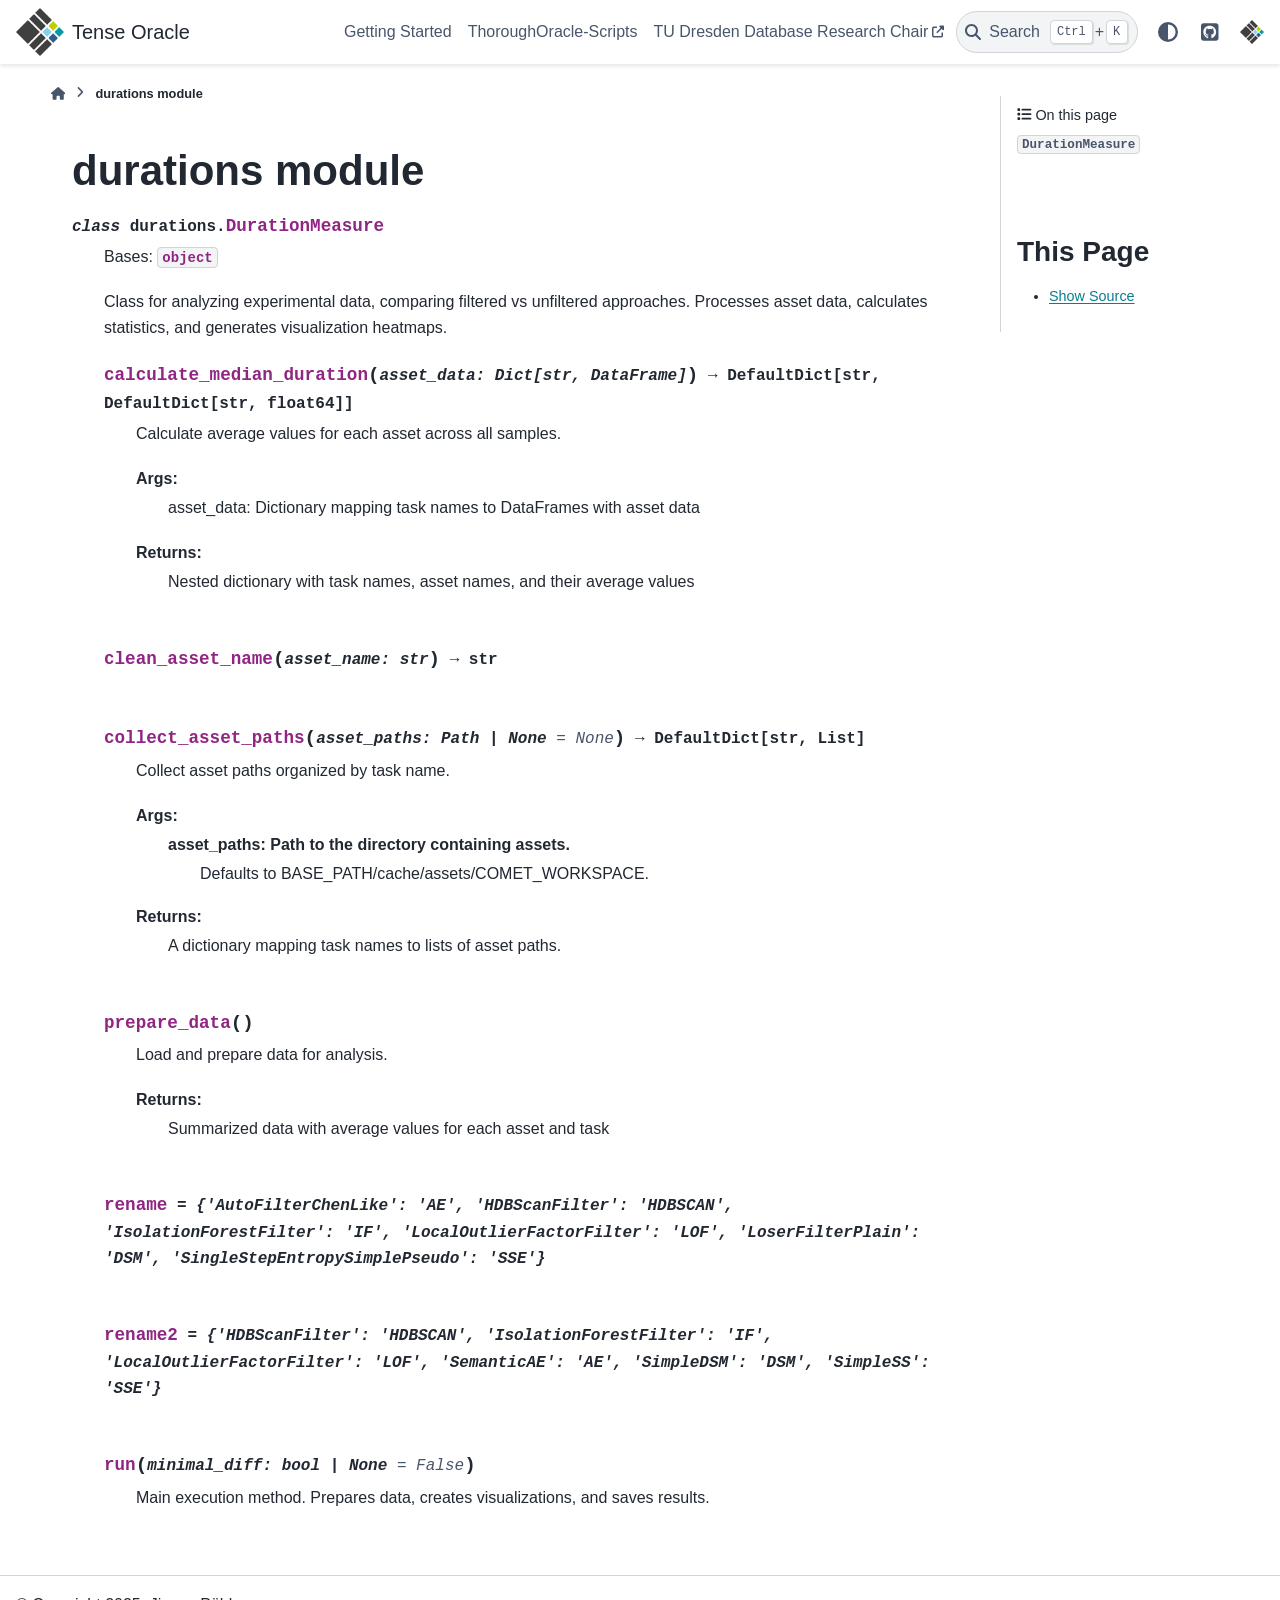
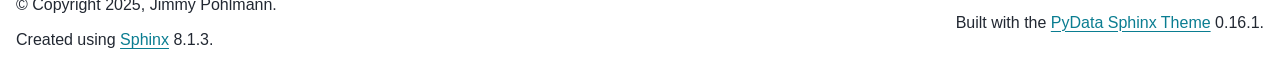
<file: durations.html>
<!DOCTYPE html>


<html lang="en" data-content_root="./" >

  <head>
    <meta charset="utf-8" />
    <meta name="viewport" content="width=device-width, initial-scale=1.0" /><meta name="viewport" content="width=device-width, initial-scale=1" />

    <title>durations module &#8212; TenseOracle  documentation</title>
  
  
  
  <script data-cfasync="false">
    document.documentElement.dataset.mode = localStorage.getItem("mode") || "";
    document.documentElement.dataset.theme = localStorage.getItem("theme") || "";
  </script>
  <!--
    this give us a css class that will be invisible only if js is disabled
  -->
  <noscript>
    <style>
      .pst-js-only { display: none !important; }

    </style>
  </noscript>
  
  <!-- Loaded before other Sphinx assets -->
  <link href="_static/styles/theme.css?digest=8878045cc6db502f8baf" rel="stylesheet" />
<link href="_static/styles/pydata-sphinx-theme.css?digest=8878045cc6db502f8baf" rel="stylesheet" />

    <link rel="stylesheet" type="text/css" href="_static/pygments.css?v=8f2a1f02" />
    <link rel="stylesheet" type="text/css" href="_static/custom.css?v=3c16df68" />
  
  <!-- So that users can add custom icons -->
  <script src="_static/scripts/fontawesome.js?digest=8878045cc6db502f8baf"></script>
  <!-- Pre-loaded scripts that we'll load fully later -->
  <link rel="preload" as="script" href="_static/scripts/bootstrap.js?digest=8878045cc6db502f8baf" />
<link rel="preload" as="script" href="_static/scripts/pydata-sphinx-theme.js?digest=8878045cc6db502f8baf" />

    <script src="_static/documentation_options.js?v=5929fcd5"></script>
    <script src="_static/doctools.js?v=9bcbadda"></script>
    <script src="_static/sphinx_highlight.js?v=dc90522c"></script>
    <script>DOCUMENTATION_OPTIONS.pagename = 'durations';</script>
    <link rel="icon" href="_static/db_chair_logo.svg"/>
    <link rel="index" title="Index" href="genindex.html" />
    <link rel="search" title="Search" href="search.html" />
  <meta name="viewport" content="width=device-width, initial-scale=1"/>
  <meta name="docsearch:language" content="en"/>
  <meta name="docsearch:version" content="" />
  </head>
  
  
  <body data-bs-spy="scroll" data-bs-target=".bd-toc-nav" data-offset="180" data-bs-root-margin="0px 0px -60%" data-default-mode="">

  
  
  <div id="pst-skip-link" class="skip-link d-print-none"><a href="#main-content">Skip to main content</a></div>
  
  <div id="pst-scroll-pixel-helper"></div>
  
  <button type="button" class="btn rounded-pill" id="pst-back-to-top">
    <i class="fa-solid fa-arrow-up"></i>Back to top</button>

  
  <dialog id="pst-search-dialog">
    
<form class="bd-search d-flex align-items-center"
      action="search.html"
      method="get">
  <i class="fa-solid fa-magnifying-glass"></i>
  <input type="search"
         class="form-control"
         name="q"
         placeholder="Search the docs ..."
         aria-label="Search the docs ..."
         autocomplete="off"
         autocorrect="off"
         autocapitalize="off"
         spellcheck="false"/>
  <span class="search-button__kbd-shortcut"><kbd class="kbd-shortcut__modifier">Ctrl</kbd>+<kbd>K</kbd></span>
</form>
  </dialog>

  <div class="pst-async-banner-revealer d-none">
  <aside id="bd-header-version-warning" class="d-none d-print-none" aria-label="Version warning"></aside>
</div>

  
    <header class="bd-header navbar navbar-expand-lg bd-navbar d-print-none">
<div class="bd-header__inner bd-page-width">
  <button class="pst-navbar-icon sidebar-toggle primary-toggle" aria-label="Site navigation">
    <span class="fa-solid fa-bars"></span>
  </button>
  
  
  <div class="col-lg-3 navbar-header-items__start">
    
      <div class="navbar-item">

  
    
  

<a class="navbar-brand logo" href="index.html">
  
  
  
  
  
    
    
      
    
    
    <img src="_static/db_chair_logo.svg" class="logo__image only-light" alt=""/>
    <img src="_static/db_chair_logo.svg" class="logo__image only-dark pst-js-only" alt=""/>
  
  
    <p class="title logo__title">Tense Oracle</p>
  
</a></div>
    
  </div>
  
  <div class="col-lg-9 navbar-header-items">
    
    <div class="me-auto navbar-header-items__center">
      
        <div class="navbar-item">
<nav>
  <ul class="bd-navbar-elements navbar-nav">
    
<li class="nav-item ">
  <a class="nav-link nav-internal" href="usage.html">
    Getting Started
  </a>
</li>


<li class="nav-item ">
  <a class="nav-link nav-internal" href="modules.html">
    ThoroughOracle-Scripts
  </a>
</li>


<li class="nav-item ">
  <a class="nav-link nav-external" href="https://tu-dresden.de/ing/informatik/sya/db/#intro">
    TU Dresden Database Research Chair
  </a>
</li>

  </ul>
</nav></div>
      
    </div>
    
    
    <div class="navbar-header-items__end">
      
        <div class="navbar-item navbar-persistent--container">
          

<button class="btn search-button-field search-button__button pst-js-only" title="Search" aria-label="Search" data-bs-placement="bottom" data-bs-toggle="tooltip">
 <i class="fa-solid fa-magnifying-glass"></i>
 <span class="search-button__default-text">Search</span>
 <span class="search-button__kbd-shortcut"><kbd class="kbd-shortcut__modifier">Ctrl</kbd>+<kbd class="kbd-shortcut__modifier">K</kbd></span>
</button>
        </div>
      
      
        <div class="navbar-item">

<button class="btn btn-sm nav-link pst-navbar-icon theme-switch-button pst-js-only" aria-label="Color mode" data-bs-title="Color mode"  data-bs-placement="bottom" data-bs-toggle="tooltip">
  <i class="theme-switch fa-solid fa-sun                fa-lg" data-mode="light" title="Light"></i>
  <i class="theme-switch fa-solid fa-moon               fa-lg" data-mode="dark"  title="Dark"></i>
  <i class="theme-switch fa-solid fa-circle-half-stroke fa-lg" data-mode="auto"  title="System Settings"></i>
</button></div>
      
        <div class="navbar-item"><ul class="navbar-icon-links"
    aria-label="Icon Links">
        <li class="nav-item">
          
          
          
          
          
          
          
          
          <a href="https://github.com/JP-SystemsX/TenseOracle" title="GitHub Project" class="nav-link pst-navbar-icon" rel="noopener" target="_blank" data-bs-toggle="tooltip" data-bs-placement="bottom"><i class="fa-brands fa-square-github fa-lg" aria-hidden="true"></i>
            <span class="sr-only">GitHub Project</span></a>
        </li>
        <li class="nav-item">
          
          
          
          
          
          
          
          
          <a href="https://tu-dresden.de/ing/informatik/sya/db/#intro" title="Research Chair" class="nav-link pst-navbar-icon" rel="noopener" target="_blank" data-bs-toggle="tooltip" data-bs-placement="bottom"><img src="_static/db_chair_logo.svg" class="icon-link-image" alt="Research Chair"/></a>
        </li>
</ul></div>
      
    </div>
    
  </div>
  
  
    <div class="navbar-persistent--mobile">

<button class="btn search-button-field search-button__button pst-js-only" title="Search" aria-label="Search" data-bs-placement="bottom" data-bs-toggle="tooltip">
 <i class="fa-solid fa-magnifying-glass"></i>
 <span class="search-button__default-text">Search</span>
 <span class="search-button__kbd-shortcut"><kbd class="kbd-shortcut__modifier">Ctrl</kbd>+<kbd class="kbd-shortcut__modifier">K</kbd></span>
</button>
    </div>
  

  
    <button class="pst-navbar-icon sidebar-toggle secondary-toggle" aria-label="On this page">
      <span class="fa-solid fa-outdent"></span>
    </button>
  
</div>

    </header>
  

  <div class="bd-container">
    <div class="bd-container__inner bd-page-width">
      
      
      
        
      
      <dialog id="pst-primary-sidebar-modal"></dialog>
      <div id="pst-primary-sidebar" class="bd-sidebar-primary bd-sidebar hide-on-wide">
        

  
  <div class="sidebar-header-items sidebar-primary__section">
    
    
      <div class="sidebar-header-items__center">
        
          
          
            <div class="navbar-item">
<nav>
  <ul class="bd-navbar-elements navbar-nav">
    
<li class="nav-item ">
  <a class="nav-link nav-internal" href="usage.html">
    Getting Started
  </a>
</li>


<li class="nav-item ">
  <a class="nav-link nav-internal" href="modules.html">
    ThoroughOracle-Scripts
  </a>
</li>


<li class="nav-item ">
  <a class="nav-link nav-external" href="https://tu-dresden.de/ing/informatik/sya/db/#intro">
    TU Dresden Database Research Chair
  </a>
</li>

  </ul>
</nav></div>
          
        
      </div>
    
    
    
      <div class="sidebar-header-items__end">
        
          <div class="navbar-item">

<button class="btn btn-sm nav-link pst-navbar-icon theme-switch-button pst-js-only" aria-label="Color mode" data-bs-title="Color mode"  data-bs-placement="bottom" data-bs-toggle="tooltip">
  <i class="theme-switch fa-solid fa-sun                fa-lg" data-mode="light" title="Light"></i>
  <i class="theme-switch fa-solid fa-moon               fa-lg" data-mode="dark"  title="Dark"></i>
  <i class="theme-switch fa-solid fa-circle-half-stroke fa-lg" data-mode="auto"  title="System Settings"></i>
</button></div>
        
          <div class="navbar-item"><ul class="navbar-icon-links"
    aria-label="Icon Links">
        <li class="nav-item">
          
          
          
          
          
          
          
          
          <a href="https://github.com/JP-SystemsX/TenseOracle" title="GitHub Project" class="nav-link pst-navbar-icon" rel="noopener" target="_blank" data-bs-toggle="tooltip" data-bs-placement="bottom"><i class="fa-brands fa-square-github fa-lg" aria-hidden="true"></i>
            <span class="sr-only">GitHub Project</span></a>
        </li>
        <li class="nav-item">
          
          
          
          
          
          
          
          
          <a href="https://tu-dresden.de/ing/informatik/sya/db/#intro" title="Research Chair" class="nav-link pst-navbar-icon" rel="noopener" target="_blank" data-bs-toggle="tooltip" data-bs-placement="bottom"><img src="_static/db_chair_logo.svg" class="icon-link-image" alt="Research Chair"/></a>
        </li>
</ul></div>
        
      </div>
    
  </div>
  
  
  <div class="sidebar-primary-items__end sidebar-primary__section">
      <div class="sidebar-primary-item">
<div id="ethical-ad-placement"
      class="flat"
      data-ea-publisher="readthedocs"
      data-ea-type="readthedocs-sidebar"
      data-ea-manual="true">
</div></div>
  </div>


      </div>
      
      <main id="main-content" class="bd-main" role="main">
        
        
          <div class="bd-content">
            <div class="bd-article-container">
              
              <div class="bd-header-article d-print-none">
<div class="header-article-items header-article__inner">
  
    <div class="header-article-items__start">
      
        <div class="header-article-item">

<nav aria-label="Breadcrumb" class="d-print-none">
  <ul class="bd-breadcrumbs">
    
    <li class="breadcrumb-item breadcrumb-home">
      <a href="index.html" class="nav-link" aria-label="Home">
        <i class="fa-solid fa-home"></i>
      </a>
    </li>
    <li class="breadcrumb-item active" aria-current="page"><span class="ellipsis">durations module</span></li>
  </ul>
</nav>
</div>
      
    </div>
  
  
</div>
</div>
              
              
              
                
<div id="searchbox"></div>
                <article class="bd-article">
                  
  <section id="module-durations">
<span id="durations-module"></span><h1>durations module<a class="headerlink" href="#module-durations" title="Link to this heading">#</a></h1>
<dl class="py class">
<dt class="sig sig-object py" id="durations.DurationMeasure">
<em class="property"><span class="pre">class</span><span class="w"> </span></em><span class="sig-prename descclassname"><span class="pre">durations.</span></span><span class="sig-name descname"><span class="pre">DurationMeasure</span></span><a class="headerlink" href="#durations.DurationMeasure" title="Link to this definition">#</a></dt>
<dd><p>Bases: <code class="xref py py-class docutils literal notranslate"><span class="pre">object</span></code></p>
<p>Class for analyzing experimental data, comparing filtered vs unfiltered approaches.
Processes asset data, calculates statistics, and generates visualization heatmaps.</p>
<dl class="py method">
<dt class="sig sig-object py" id="durations.DurationMeasure.calculate_median_duration">
<span class="sig-name descname"><span class="pre">calculate_median_duration</span></span><span class="sig-paren">(</span><em class="sig-param"><span class="n"><span class="pre">asset_data</span></span><span class="p"><span class="pre">:</span></span><span class="w"> </span><span class="n"><span class="pre">Dict</span><span class="p"><span class="pre">[</span></span><span class="pre">str</span><span class="p"><span class="pre">,</span></span><span class="w"> </span><span class="pre">DataFrame</span><span class="p"><span class="pre">]</span></span></span></em><span class="sig-paren">)</span> <span class="sig-return"><span class="sig-return-icon">&#x2192;</span> <span class="sig-return-typehint"><span class="pre">DefaultDict</span><span class="p"><span class="pre">[</span></span><span class="pre">str</span><span class="p"><span class="pre">,</span></span><span class="w"> </span><span class="pre">DefaultDict</span><span class="p"><span class="pre">[</span></span><span class="pre">str</span><span class="p"><span class="pre">,</span></span><span class="w"> </span><span class="pre">float64</span><span class="p"><span class="pre">]</span></span><span class="p"><span class="pre">]</span></span></span></span><a class="headerlink" href="#durations.DurationMeasure.calculate_median_duration" title="Link to this definition">#</a></dt>
<dd><p>Calculate average values for each asset across all samples.</p>
<dl class="simple">
<dt>Args:</dt><dd><p>asset_data: Dictionary mapping task names to DataFrames with asset data</p>
</dd>
<dt>Returns:</dt><dd><p>Nested dictionary with task names, asset names, and their average values</p>
</dd>
</dl>
</dd></dl>

<dl class="py method">
<dt class="sig sig-object py" id="durations.DurationMeasure.clean_asset_name">
<span class="sig-name descname"><span class="pre">clean_asset_name</span></span><span class="sig-paren">(</span><em class="sig-param"><span class="n"><span class="pre">asset_name</span></span><span class="p"><span class="pre">:</span></span><span class="w"> </span><span class="n"><span class="pre">str</span></span></em><span class="sig-paren">)</span> <span class="sig-return"><span class="sig-return-icon">&#x2192;</span> <span class="sig-return-typehint"><span class="pre">str</span></span></span><a class="headerlink" href="#durations.DurationMeasure.clean_asset_name" title="Link to this definition">#</a></dt>
<dd></dd></dl>

<dl class="py method">
<dt class="sig sig-object py" id="durations.DurationMeasure.collect_asset_paths">
<span class="sig-name descname"><span class="pre">collect_asset_paths</span></span><span class="sig-paren">(</span><em class="sig-param"><span class="n"><span class="pre">asset_paths</span></span><span class="p"><span class="pre">:</span></span><span class="w"> </span><span class="n"><span class="pre">Path</span><span class="w"> </span><span class="p"><span class="pre">|</span></span><span class="w"> </span><span class="pre">None</span></span><span class="w"> </span><span class="o"><span class="pre">=</span></span><span class="w"> </span><span class="default_value"><span class="pre">None</span></span></em><span class="sig-paren">)</span> <span class="sig-return"><span class="sig-return-icon">&#x2192;</span> <span class="sig-return-typehint"><span class="pre">DefaultDict</span><span class="p"><span class="pre">[</span></span><span class="pre">str</span><span class="p"><span class="pre">,</span></span><span class="w"> </span><span class="pre">List</span><span class="p"><span class="pre">]</span></span></span></span><a class="headerlink" href="#durations.DurationMeasure.collect_asset_paths" title="Link to this definition">#</a></dt>
<dd><p>Collect asset paths organized by task name.</p>
<dl class="simple">
<dt>Args:</dt><dd><dl class="simple">
<dt>asset_paths: Path to the directory containing assets.</dt><dd><p>Defaults to BASE_PATH/cache/assets/COMET_WORKSPACE.</p>
</dd>
</dl>
</dd>
<dt>Returns:</dt><dd><p>A dictionary mapping task names to lists of asset paths.</p>
</dd>
</dl>
</dd></dl>

<dl class="py method">
<dt class="sig sig-object py" id="durations.DurationMeasure.prepare_data">
<span class="sig-name descname"><span class="pre">prepare_data</span></span><span class="sig-paren">(</span><span class="sig-paren">)</span><a class="headerlink" href="#durations.DurationMeasure.prepare_data" title="Link to this definition">#</a></dt>
<dd><p>Load and prepare data for analysis.</p>
<dl class="simple">
<dt>Returns:</dt><dd><p>Summarized data with average values for each asset and task</p>
</dd>
</dl>
</dd></dl>

<dl class="py attribute">
<dt class="sig sig-object py" id="durations.DurationMeasure.rename">
<span class="sig-name descname"><span class="pre">rename</span></span><em class="property"><span class="w"> </span><span class="p"><span class="pre">=</span></span><span class="w"> </span><span class="pre">{'AutoFilterChenLike':</span> <span class="pre">'AE',</span> <span class="pre">'HDBScanFilter':</span> <span class="pre">'HDBSCAN',</span> <span class="pre">'IsolationForestFilter':</span> <span class="pre">'IF',</span> <span class="pre">'LocalOutlierFactorFilter':</span> <span class="pre">'LOF',</span> <span class="pre">'LoserFilterPlain':</span> <span class="pre">'DSM',</span> <span class="pre">'SingleStepEntropySimplePseudo':</span> <span class="pre">'SSE'}</span></em><a class="headerlink" href="#durations.DurationMeasure.rename" title="Link to this definition">#</a></dt>
<dd></dd></dl>

<dl class="py attribute">
<dt class="sig sig-object py" id="durations.DurationMeasure.rename2">
<span class="sig-name descname"><span class="pre">rename2</span></span><em class="property"><span class="w"> </span><span class="p"><span class="pre">=</span></span><span class="w"> </span><span class="pre">{'HDBScanFilter':</span> <span class="pre">'HDBSCAN',</span> <span class="pre">'IsolationForestFilter':</span> <span class="pre">'IF',</span> <span class="pre">'LocalOutlierFactorFilter':</span> <span class="pre">'LOF',</span> <span class="pre">'SemanticAE':</span> <span class="pre">'AE',</span> <span class="pre">'SimpleDSM':</span> <span class="pre">'DSM',</span> <span class="pre">'SimpleSS':</span> <span class="pre">'SSE'}</span></em><a class="headerlink" href="#durations.DurationMeasure.rename2" title="Link to this definition">#</a></dt>
<dd></dd></dl>

<dl class="py method">
<dt class="sig sig-object py" id="durations.DurationMeasure.run">
<span class="sig-name descname"><span class="pre">run</span></span><span class="sig-paren">(</span><em class="sig-param"><span class="n"><span class="pre">minimal_diff</span></span><span class="p"><span class="pre">:</span></span><span class="w"> </span><span class="n"><span class="pre">bool</span><span class="w"> </span><span class="p"><span class="pre">|</span></span><span class="w"> </span><span class="pre">None</span></span><span class="w"> </span><span class="o"><span class="pre">=</span></span><span class="w"> </span><span class="default_value"><span class="pre">False</span></span></em><span class="sig-paren">)</span><a class="headerlink" href="#durations.DurationMeasure.run" title="Link to this definition">#</a></dt>
<dd><p>Main execution method. Prepares data, creates visualizations, and saves results.</p>
</dd></dl>

</dd></dl>

</section>


                </article>
              
              
              
              
              
                <footer class="prev-next-footer d-print-none">
                  
<div class="prev-next-area">
</div>
                </footer>
              
            </div>
            
            
              
                <dialog id="pst-secondary-sidebar-modal"></dialog>
                <div id="pst-secondary-sidebar" class="bd-sidebar-secondary bd-toc"><div class="sidebar-secondary-items sidebar-secondary__inner">


  <div class="sidebar-secondary-item">
<div
    id="pst-page-navigation-heading-2"
    class="page-toc tocsection onthispage">
    <i class="fa-solid fa-list"></i> On this page
  </div>
  <nav class="bd-toc-nav page-toc" aria-labelledby="pst-page-navigation-heading-2">
    <ul class="visible nav section-nav flex-column">
<li class="toc-h2 nav-item toc-entry"><a class="reference internal nav-link" href="#durations.DurationMeasure"><code class="docutils literal notranslate"><span class="pre">DurationMeasure</span></code></a><ul class="nav section-nav flex-column">
<li class="toc-h3 nav-item toc-entry"><a class="reference internal nav-link" href="#durations.DurationMeasure.calculate_median_duration"><code class="docutils literal notranslate"><span class="pre">DurationMeasure.calculate_median_duration()</span></code></a></li>
<li class="toc-h3 nav-item toc-entry"><a class="reference internal nav-link" href="#durations.DurationMeasure.clean_asset_name"><code class="docutils literal notranslate"><span class="pre">DurationMeasure.clean_asset_name()</span></code></a></li>
<li class="toc-h3 nav-item toc-entry"><a class="reference internal nav-link" href="#durations.DurationMeasure.collect_asset_paths"><code class="docutils literal notranslate"><span class="pre">DurationMeasure.collect_asset_paths()</span></code></a></li>
<li class="toc-h3 nav-item toc-entry"><a class="reference internal nav-link" href="#durations.DurationMeasure.prepare_data"><code class="docutils literal notranslate"><span class="pre">DurationMeasure.prepare_data()</span></code></a></li>
<li class="toc-h3 nav-item toc-entry"><a class="reference internal nav-link" href="#durations.DurationMeasure.rename"><code class="docutils literal notranslate"><span class="pre">DurationMeasure.rename</span></code></a></li>
<li class="toc-h3 nav-item toc-entry"><a class="reference internal nav-link" href="#durations.DurationMeasure.rename2"><code class="docutils literal notranslate"><span class="pre">DurationMeasure.rename2</span></code></a></li>
<li class="toc-h3 nav-item toc-entry"><a class="reference internal nav-link" href="#durations.DurationMeasure.run"><code class="docutils literal notranslate"><span class="pre">DurationMeasure.run()</span></code></a></li>
</ul>
</li>
</ul>
  </nav></div>

  <div class="sidebar-secondary-item">
  <div role="note" aria-label="source link">
    <h3>This Page</h3>
    <ul class="this-page-menu">
      <li><a href="_sources/durations.rst.txt"
            rel="nofollow">Show Source</a></li>
    </ul>
   </div></div>

</div></div>
              
            
          </div>
          <footer class="bd-footer-content">
            
          </footer>
        
      </main>
    </div>
  </div>
  
  <!-- Scripts loaded after <body> so the DOM is not blocked -->
  <script defer src="_static/scripts/bootstrap.js?digest=8878045cc6db502f8baf"></script>
<script defer src="_static/scripts/pydata-sphinx-theme.js?digest=8878045cc6db502f8baf"></script>

  <footer class="bd-footer">
<div class="bd-footer__inner bd-page-width">
  
    <div class="footer-items__start">
      
        <div class="footer-item">

  <p class="copyright">
    
      © Copyright 2025, Jimmy Pöhlmann.
      <br/>
    
  </p>
</div>
      
        <div class="footer-item">

  <p class="sphinx-version">
    Created using <a href="https://www.sphinx-doc.org/">Sphinx</a> 8.1.3.
    <br/>
  </p>
</div>
      
    </div>
  
  
  
    <div class="footer-items__end">
      
        <div class="footer-item">
<p class="theme-version">
  <!-- # L10n: Setting the PST URL as an argument as this does not need to be localized -->
  Built with the <a href="https://pydata-sphinx-theme.readthedocs.io/en/stable/index.html">PyData Sphinx Theme</a> 0.16.1.
</p></div>
      
    </div>
  
</div>

  </footer>
  </body>
</html>
</file>
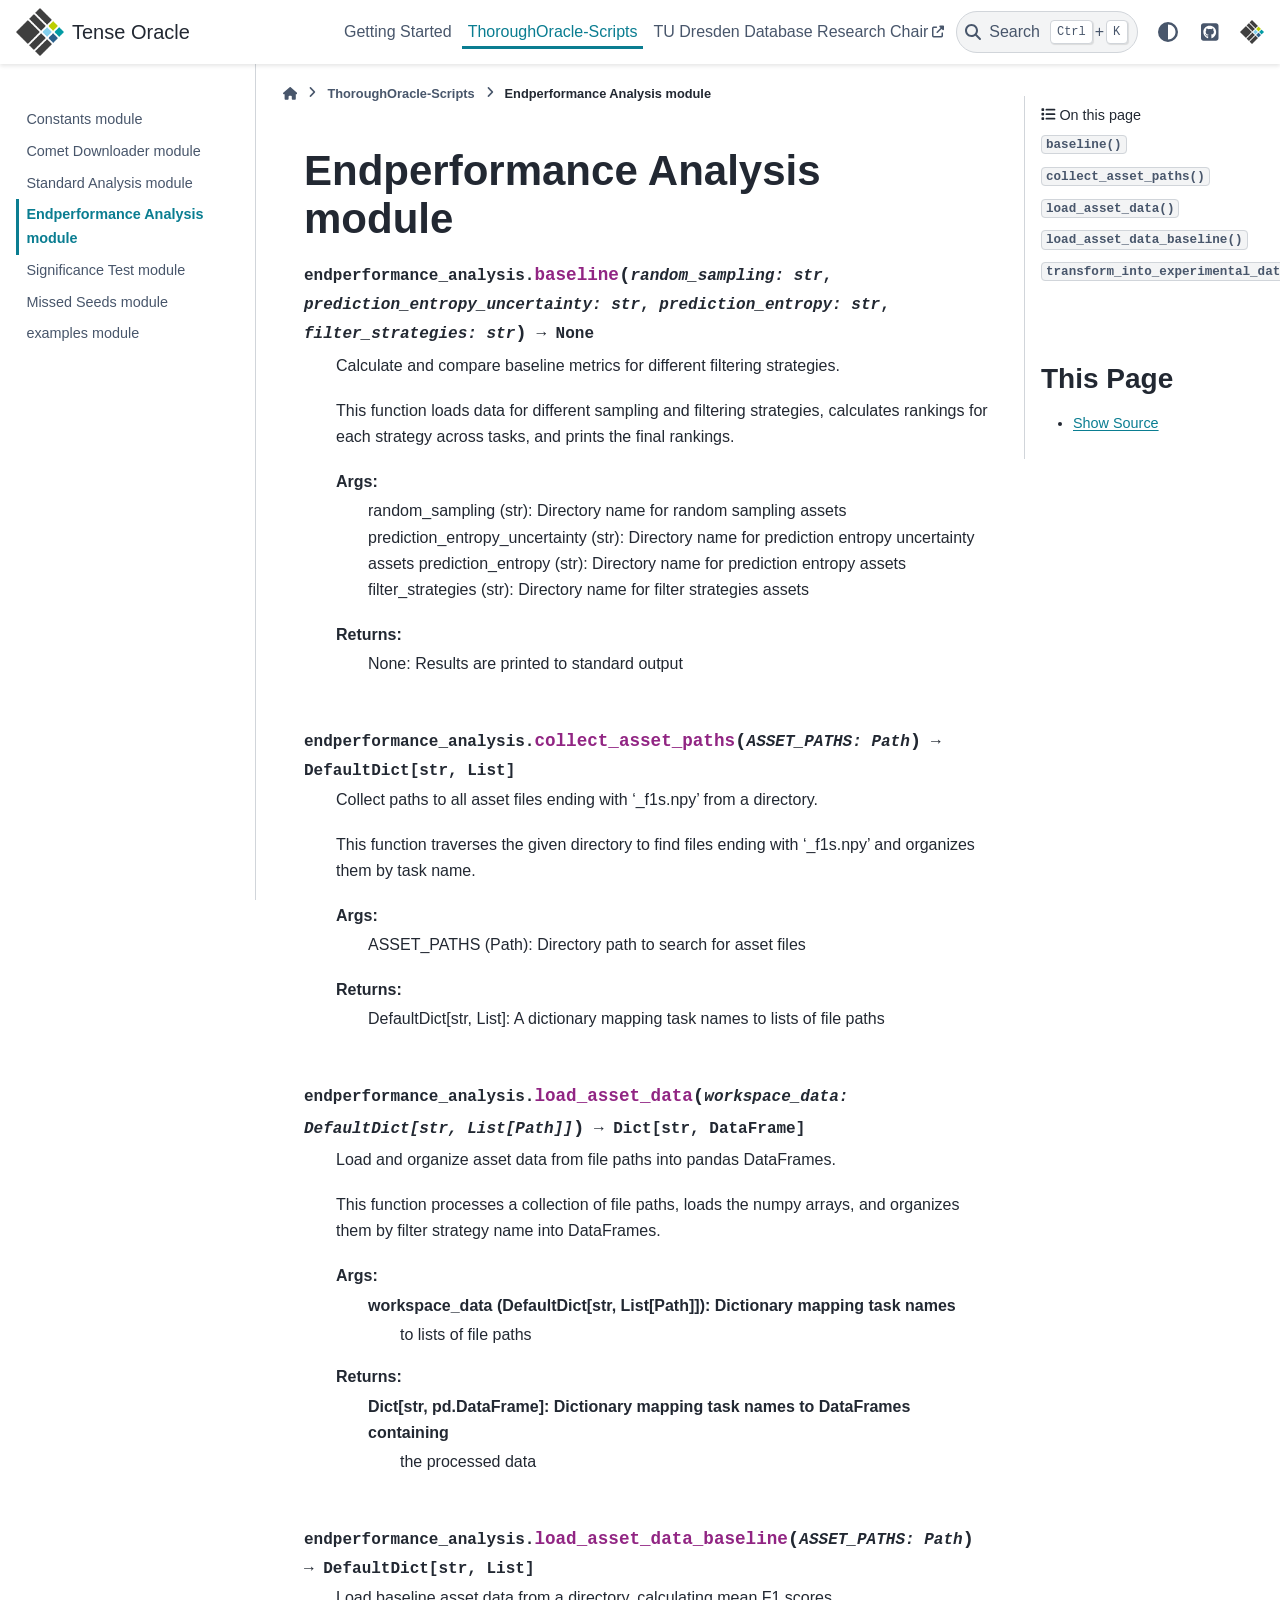
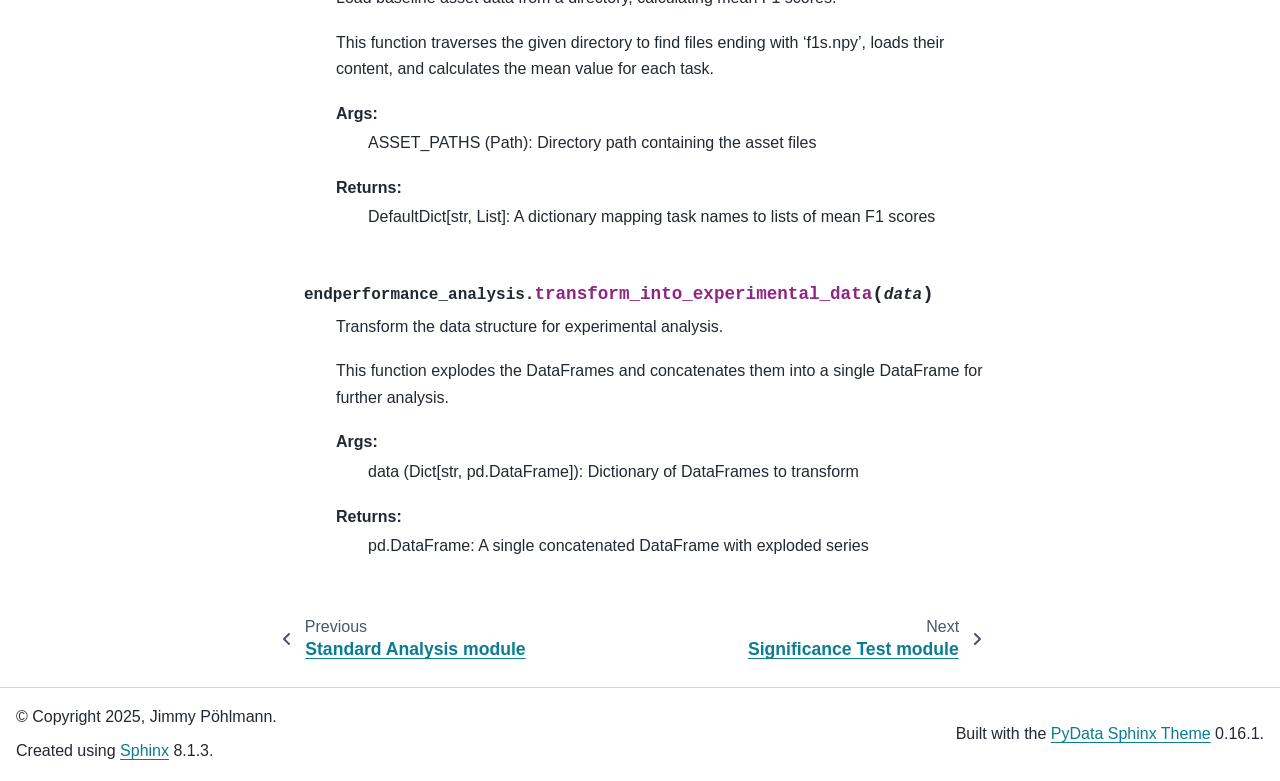
<file: endperformance_analysis.html>
<!DOCTYPE html>


<html lang="en" data-content_root="./" >

  <head>
    <meta charset="utf-8" />
    <meta name="viewport" content="width=device-width, initial-scale=1.0" /><meta name="viewport" content="width=device-width, initial-scale=1" />

    <title>Endperformance Analysis module &#8212; TenseOracle  documentation</title>
  
  
  
  <script data-cfasync="false">
    document.documentElement.dataset.mode = localStorage.getItem("mode") || "";
    document.documentElement.dataset.theme = localStorage.getItem("theme") || "";
  </script>
  <!--
    this give us a css class that will be invisible only if js is disabled
  -->
  <noscript>
    <style>
      .pst-js-only { display: none !important; }

    </style>
  </noscript>
  
  <!-- Loaded before other Sphinx assets -->
  <link href="_static/styles/theme.css?digest=8878045cc6db502f8baf" rel="stylesheet" />
<link href="_static/styles/pydata-sphinx-theme.css?digest=8878045cc6db502f8baf" rel="stylesheet" />

    <link rel="stylesheet" type="text/css" href="_static/pygments.css?v=8f2a1f02" />
    <link rel="stylesheet" type="text/css" href="_static/custom.css?v=3c16df68" />
  
  <!-- So that users can add custom icons -->
  <script src="_static/scripts/fontawesome.js?digest=8878045cc6db502f8baf"></script>
  <!-- Pre-loaded scripts that we'll load fully later -->
  <link rel="preload" as="script" href="_static/scripts/bootstrap.js?digest=8878045cc6db502f8baf" />
<link rel="preload" as="script" href="_static/scripts/pydata-sphinx-theme.js?digest=8878045cc6db502f8baf" />

    <script src="_static/documentation_options.js?v=5929fcd5"></script>
    <script src="_static/doctools.js?v=9bcbadda"></script>
    <script src="_static/sphinx_highlight.js?v=dc90522c"></script>
    <script>DOCUMENTATION_OPTIONS.pagename = 'endperformance_analysis';</script>
    <link rel="icon" href="_static/db_chair_logo.svg"/>
    <link rel="index" title="Index" href="genindex.html" />
    <link rel="search" title="Search" href="search.html" />
    <link rel="next" title="Significance Test module" href="significance_test.html" />
    <link rel="prev" title="Standard Analysis module" href="standard_analysis.html" />
  <meta name="viewport" content="width=device-width, initial-scale=1"/>
  <meta name="docsearch:language" content="en"/>
  <meta name="docsearch:version" content="" />
  </head>
  
  
  <body data-bs-spy="scroll" data-bs-target=".bd-toc-nav" data-offset="180" data-bs-root-margin="0px 0px -60%" data-default-mode="">

  
  
  <div id="pst-skip-link" class="skip-link d-print-none"><a href="#main-content">Skip to main content</a></div>
  
  <div id="pst-scroll-pixel-helper"></div>
  
  <button type="button" class="btn rounded-pill" id="pst-back-to-top">
    <i class="fa-solid fa-arrow-up"></i>Back to top</button>

  
  <dialog id="pst-search-dialog">
    
<form class="bd-search d-flex align-items-center"
      action="search.html"
      method="get">
  <i class="fa-solid fa-magnifying-glass"></i>
  <input type="search"
         class="form-control"
         name="q"
         placeholder="Search the docs ..."
         aria-label="Search the docs ..."
         autocomplete="off"
         autocorrect="off"
         autocapitalize="off"
         spellcheck="false"/>
  <span class="search-button__kbd-shortcut"><kbd class="kbd-shortcut__modifier">Ctrl</kbd>+<kbd>K</kbd></span>
</form>
  </dialog>

  <div class="pst-async-banner-revealer d-none">
  <aside id="bd-header-version-warning" class="d-none d-print-none" aria-label="Version warning"></aside>
</div>

  
    <header class="bd-header navbar navbar-expand-lg bd-navbar d-print-none">
<div class="bd-header__inner bd-page-width">
  <button class="pst-navbar-icon sidebar-toggle primary-toggle" aria-label="Site navigation">
    <span class="fa-solid fa-bars"></span>
  </button>
  
  
  <div class="col-lg-3 navbar-header-items__start">
    
      <div class="navbar-item">

  
    
  

<a class="navbar-brand logo" href="index.html">
  
  
  
  
  
    
    
      
    
    
    <img src="_static/db_chair_logo.svg" class="logo__image only-light" alt=""/>
    <img src="_static/db_chair_logo.svg" class="logo__image only-dark pst-js-only" alt=""/>
  
  
    <p class="title logo__title">Tense Oracle</p>
  
</a></div>
    
  </div>
  
  <div class="col-lg-9 navbar-header-items">
    
    <div class="me-auto navbar-header-items__center">
      
        <div class="navbar-item">
<nav>
  <ul class="bd-navbar-elements navbar-nav">
    
<li class="nav-item ">
  <a class="nav-link nav-internal" href="usage.html">
    Getting Started
  </a>
</li>


<li class="nav-item current active">
  <a class="nav-link nav-internal" href="modules.html">
    ThoroughOracle-Scripts
  </a>
</li>


<li class="nav-item ">
  <a class="nav-link nav-external" href="https://tu-dresden.de/ing/informatik/sya/db/#intro">
    TU Dresden Database Research Chair
  </a>
</li>

  </ul>
</nav></div>
      
    </div>
    
    
    <div class="navbar-header-items__end">
      
        <div class="navbar-item navbar-persistent--container">
          

<button class="btn search-button-field search-button__button pst-js-only" title="Search" aria-label="Search" data-bs-placement="bottom" data-bs-toggle="tooltip">
 <i class="fa-solid fa-magnifying-glass"></i>
 <span class="search-button__default-text">Search</span>
 <span class="search-button__kbd-shortcut"><kbd class="kbd-shortcut__modifier">Ctrl</kbd>+<kbd class="kbd-shortcut__modifier">K</kbd></span>
</button>
        </div>
      
      
        <div class="navbar-item">

<button class="btn btn-sm nav-link pst-navbar-icon theme-switch-button pst-js-only" aria-label="Color mode" data-bs-title="Color mode"  data-bs-placement="bottom" data-bs-toggle="tooltip">
  <i class="theme-switch fa-solid fa-sun                fa-lg" data-mode="light" title="Light"></i>
  <i class="theme-switch fa-solid fa-moon               fa-lg" data-mode="dark"  title="Dark"></i>
  <i class="theme-switch fa-solid fa-circle-half-stroke fa-lg" data-mode="auto"  title="System Settings"></i>
</button></div>
      
        <div class="navbar-item"><ul class="navbar-icon-links"
    aria-label="Icon Links">
        <li class="nav-item">
          
          
          
          
          
          
          
          
          <a href="https://github.com/JP-SystemsX/TenseOracle" title="GitHub Project" class="nav-link pst-navbar-icon" rel="noopener" target="_blank" data-bs-toggle="tooltip" data-bs-placement="bottom"><i class="fa-brands fa-square-github fa-lg" aria-hidden="true"></i>
            <span class="sr-only">GitHub Project</span></a>
        </li>
        <li class="nav-item">
          
          
          
          
          
          
          
          
          <a href="https://tu-dresden.de/ing/informatik/sya/db/#intro" title="Research Chair" class="nav-link pst-navbar-icon" rel="noopener" target="_blank" data-bs-toggle="tooltip" data-bs-placement="bottom"><img src="_static/db_chair_logo.svg" class="icon-link-image" alt="Research Chair"/></a>
        </li>
</ul></div>
      
    </div>
    
  </div>
  
  
    <div class="navbar-persistent--mobile">

<button class="btn search-button-field search-button__button pst-js-only" title="Search" aria-label="Search" data-bs-placement="bottom" data-bs-toggle="tooltip">
 <i class="fa-solid fa-magnifying-glass"></i>
 <span class="search-button__default-text">Search</span>
 <span class="search-button__kbd-shortcut"><kbd class="kbd-shortcut__modifier">Ctrl</kbd>+<kbd class="kbd-shortcut__modifier">K</kbd></span>
</button>
    </div>
  

  
    <button class="pst-navbar-icon sidebar-toggle secondary-toggle" aria-label="On this page">
      <span class="fa-solid fa-outdent"></span>
    </button>
  
</div>

    </header>
  

  <div class="bd-container">
    <div class="bd-container__inner bd-page-width">
      
      
      
      <dialog id="pst-primary-sidebar-modal"></dialog>
      <div id="pst-primary-sidebar" class="bd-sidebar-primary bd-sidebar">
        

  
  <div class="sidebar-header-items sidebar-primary__section">
    
    
      <div class="sidebar-header-items__center">
        
          
          
            <div class="navbar-item">
<nav>
  <ul class="bd-navbar-elements navbar-nav">
    
<li class="nav-item ">
  <a class="nav-link nav-internal" href="usage.html">
    Getting Started
  </a>
</li>


<li class="nav-item current active">
  <a class="nav-link nav-internal" href="modules.html">
    ThoroughOracle-Scripts
  </a>
</li>


<li class="nav-item ">
  <a class="nav-link nav-external" href="https://tu-dresden.de/ing/informatik/sya/db/#intro">
    TU Dresden Database Research Chair
  </a>
</li>

  </ul>
</nav></div>
          
        
      </div>
    
    
    
      <div class="sidebar-header-items__end">
        
          <div class="navbar-item">

<button class="btn btn-sm nav-link pst-navbar-icon theme-switch-button pst-js-only" aria-label="Color mode" data-bs-title="Color mode"  data-bs-placement="bottom" data-bs-toggle="tooltip">
  <i class="theme-switch fa-solid fa-sun                fa-lg" data-mode="light" title="Light"></i>
  <i class="theme-switch fa-solid fa-moon               fa-lg" data-mode="dark"  title="Dark"></i>
  <i class="theme-switch fa-solid fa-circle-half-stroke fa-lg" data-mode="auto"  title="System Settings"></i>
</button></div>
        
          <div class="navbar-item"><ul class="navbar-icon-links"
    aria-label="Icon Links">
        <li class="nav-item">
          
          
          
          
          
          
          
          
          <a href="https://github.com/JP-SystemsX/TenseOracle" title="GitHub Project" class="nav-link pst-navbar-icon" rel="noopener" target="_blank" data-bs-toggle="tooltip" data-bs-placement="bottom"><i class="fa-brands fa-square-github fa-lg" aria-hidden="true"></i>
            <span class="sr-only">GitHub Project</span></a>
        </li>
        <li class="nav-item">
          
          
          
          
          
          
          
          
          <a href="https://tu-dresden.de/ing/informatik/sya/db/#intro" title="Research Chair" class="nav-link pst-navbar-icon" rel="noopener" target="_blank" data-bs-toggle="tooltip" data-bs-placement="bottom"><img src="_static/db_chair_logo.svg" class="icon-link-image" alt="Research Chair"/></a>
        </li>
</ul></div>
        
      </div>
    
  </div>
  
    <div class="sidebar-primary-items__start sidebar-primary__section">
        <div class="sidebar-primary-item">
<nav class="bd-docs-nav bd-links"
     aria-label="Section Navigation">
  <p class="bd-links__title" role="heading" aria-level="1">Section Navigation</p>
  <div class="bd-toc-item navbar-nav"><ul class="current nav bd-sidenav">
<li class="toctree-l1"><a class="reference internal" href="constants.html">Constants module</a></li>
<li class="toctree-l1"><a class="reference internal" href="comet_downloader.html">Comet Downloader module</a></li>
<li class="toctree-l1"><a class="reference internal" href="standard_analysis.html">Standard Analysis module</a></li>
<li class="toctree-l1 current active"><a class="current reference internal" href="#">Endperformance Analysis module</a></li>
<li class="toctree-l1"><a class="reference internal" href="significance_test.html">Significance Test module</a></li>
<li class="toctree-l1"><a class="reference internal" href="missed_seeds.html">Missed Seeds module</a></li>
<li class="toctree-l1"><a class="reference internal" href="examples.html">examples module</a></li>
</ul>
</div>
</nav></div>
    </div>
  
  
  <div class="sidebar-primary-items__end sidebar-primary__section">
      <div class="sidebar-primary-item">
<div id="ethical-ad-placement"
      class="flat"
      data-ea-publisher="readthedocs"
      data-ea-type="readthedocs-sidebar"
      data-ea-manual="true">
</div></div>
  </div>


      </div>
      
      <main id="main-content" class="bd-main" role="main">
        
        
          <div class="bd-content">
            <div class="bd-article-container">
              
              <div class="bd-header-article d-print-none">
<div class="header-article-items header-article__inner">
  
    <div class="header-article-items__start">
      
        <div class="header-article-item">

<nav aria-label="Breadcrumb" class="d-print-none">
  <ul class="bd-breadcrumbs">
    
    <li class="breadcrumb-item breadcrumb-home">
      <a href="index.html" class="nav-link" aria-label="Home">
        <i class="fa-solid fa-home"></i>
      </a>
    </li>
    
    <li class="breadcrumb-item"><a href="modules.html" class="nav-link">ThoroughOracle-Scripts</a></li>
    
    <li class="breadcrumb-item active" aria-current="page"><span class="ellipsis">Endperformance Analysis module</span></li>
  </ul>
</nav>
</div>
      
    </div>
  
  
</div>
</div>
              
              
              
                
<div id="searchbox"></div>
                <article class="bd-article">
                  
  <section id="module-endperformance_analysis">
<span id="endperformance-analysis-module"></span><h1>Endperformance Analysis module<a class="headerlink" href="#module-endperformance_analysis" title="Link to this heading">#</a></h1>
<dl class="py function">
<dt class="sig sig-object py" id="endperformance_analysis.baseline">
<span class="sig-prename descclassname"><span class="pre">endperformance_analysis.</span></span><span class="sig-name descname"><span class="pre">baseline</span></span><span class="sig-paren">(</span><em class="sig-param"><span class="n"><span class="pre">random_sampling</span></span><span class="p"><span class="pre">:</span></span><span class="w"> </span><span class="n"><span class="pre">str</span></span></em>, <em class="sig-param"><span class="n"><span class="pre">prediction_entropy_uncertainty</span></span><span class="p"><span class="pre">:</span></span><span class="w"> </span><span class="n"><span class="pre">str</span></span></em>, <em class="sig-param"><span class="n"><span class="pre">prediction_entropy</span></span><span class="p"><span class="pre">:</span></span><span class="w"> </span><span class="n"><span class="pre">str</span></span></em>, <em class="sig-param"><span class="n"><span class="pre">filter_strategies</span></span><span class="p"><span class="pre">:</span></span><span class="w"> </span><span class="n"><span class="pre">str</span></span></em><span class="sig-paren">)</span> <span class="sig-return"><span class="sig-return-icon">&#x2192;</span> <span class="sig-return-typehint"><span class="pre">None</span></span></span><a class="headerlink" href="#endperformance_analysis.baseline" title="Link to this definition">#</a></dt>
<dd><p>Calculate and compare baseline metrics for different filtering strategies.</p>
<p>This function loads data for different sampling and filtering strategies,
calculates rankings for each strategy across tasks, and prints the final rankings.</p>
<dl class="simple">
<dt>Args:</dt><dd><p>random_sampling (str): Directory name for random sampling assets
prediction_entropy_uncertainty (str): Directory name for prediction entropy uncertainty assets
prediction_entropy (str): Directory name for prediction entropy assets
filter_strategies (str): Directory name for filter strategies assets</p>
</dd>
<dt>Returns:</dt><dd><p>None: Results are printed to standard output</p>
</dd>
</dl>
</dd></dl>

<dl class="py function">
<dt class="sig sig-object py" id="endperformance_analysis.collect_asset_paths">
<span class="sig-prename descclassname"><span class="pre">endperformance_analysis.</span></span><span class="sig-name descname"><span class="pre">collect_asset_paths</span></span><span class="sig-paren">(</span><em class="sig-param"><span class="n"><span class="pre">ASSET_PATHS</span></span><span class="p"><span class="pre">:</span></span><span class="w"> </span><span class="n"><span class="pre">Path</span></span></em><span class="sig-paren">)</span> <span class="sig-return"><span class="sig-return-icon">&#x2192;</span> <span class="sig-return-typehint"><span class="pre">DefaultDict</span><span class="p"><span class="pre">[</span></span><span class="pre">str</span><span class="p"><span class="pre">,</span></span><span class="w"> </span><span class="pre">List</span><span class="p"><span class="pre">]</span></span></span></span><a class="headerlink" href="#endperformance_analysis.collect_asset_paths" title="Link to this definition">#</a></dt>
<dd><p>Collect paths to all asset files ending with ‘_f1s.npy’ from a directory.</p>
<p>This function traverses the given directory to find files ending with ‘_f1s.npy’
and organizes them by task name.</p>
<dl class="simple">
<dt>Args:</dt><dd><p>ASSET_PATHS (Path): Directory path to search for asset files</p>
</dd>
<dt>Returns:</dt><dd><p>DefaultDict[str, List]: A dictionary mapping task names to lists of file paths</p>
</dd>
</dl>
</dd></dl>

<dl class="py function">
<dt class="sig sig-object py" id="endperformance_analysis.load_asset_data">
<span class="sig-prename descclassname"><span class="pre">endperformance_analysis.</span></span><span class="sig-name descname"><span class="pre">load_asset_data</span></span><span class="sig-paren">(</span><em class="sig-param"><span class="n"><span class="pre">workspace_data</span></span><span class="p"><span class="pre">:</span></span><span class="w"> </span><span class="n"><span class="pre">DefaultDict</span><span class="p"><span class="pre">[</span></span><span class="pre">str</span><span class="p"><span class="pre">,</span></span><span class="w"> </span><span class="pre">List</span><span class="p"><span class="pre">[</span></span><span class="pre">Path</span><span class="p"><span class="pre">]</span></span><span class="p"><span class="pre">]</span></span></span></em><span class="sig-paren">)</span> <span class="sig-return"><span class="sig-return-icon">&#x2192;</span> <span class="sig-return-typehint"><span class="pre">Dict</span><span class="p"><span class="pre">[</span></span><span class="pre">str</span><span class="p"><span class="pre">,</span></span><span class="w"> </span><span class="pre">DataFrame</span><span class="p"><span class="pre">]</span></span></span></span><a class="headerlink" href="#endperformance_analysis.load_asset_data" title="Link to this definition">#</a></dt>
<dd><p>Load and organize asset data from file paths into pandas DataFrames.</p>
<p>This function processes a collection of file paths, loads the numpy arrays,
and organizes them by filter strategy name into DataFrames.</p>
<dl class="simple">
<dt>Args:</dt><dd><dl class="simple">
<dt>workspace_data (DefaultDict[str, List[Path]]): Dictionary mapping task names</dt><dd><p>to lists of file paths</p>
</dd>
</dl>
</dd>
<dt>Returns:</dt><dd><dl class="simple">
<dt>Dict[str, pd.DataFrame]: Dictionary mapping task names to DataFrames containing</dt><dd><p>the processed data</p>
</dd>
</dl>
</dd>
</dl>
</dd></dl>

<dl class="py function">
<dt class="sig sig-object py" id="endperformance_analysis.load_asset_data_baseline">
<span class="sig-prename descclassname"><span class="pre">endperformance_analysis.</span></span><span class="sig-name descname"><span class="pre">load_asset_data_baseline</span></span><span class="sig-paren">(</span><em class="sig-param"><span class="n"><span class="pre">ASSET_PATHS</span></span><span class="p"><span class="pre">:</span></span><span class="w"> </span><span class="n"><span class="pre">Path</span></span></em><span class="sig-paren">)</span> <span class="sig-return"><span class="sig-return-icon">&#x2192;</span> <span class="sig-return-typehint"><span class="pre">DefaultDict</span><span class="p"><span class="pre">[</span></span><span class="pre">str</span><span class="p"><span class="pre">,</span></span><span class="w"> </span><span class="pre">List</span><span class="p"><span class="pre">]</span></span></span></span><a class="headerlink" href="#endperformance_analysis.load_asset_data_baseline" title="Link to this definition">#</a></dt>
<dd><p>Load baseline asset data from a directory, calculating mean F1 scores.</p>
<p>This function traverses the given directory to find files ending with ‘f1s.npy’,
loads their content, and calculates the mean value for each task.</p>
<dl class="simple">
<dt>Args:</dt><dd><p>ASSET_PATHS (Path): Directory path containing the asset files</p>
</dd>
<dt>Returns:</dt><dd><p>DefaultDict[str, List]: A dictionary mapping task names to lists of mean F1 scores</p>
</dd>
</dl>
</dd></dl>

<dl class="py function">
<dt class="sig sig-object py" id="endperformance_analysis.transform_into_experimental_data">
<span class="sig-prename descclassname"><span class="pre">endperformance_analysis.</span></span><span class="sig-name descname"><span class="pre">transform_into_experimental_data</span></span><span class="sig-paren">(</span><em class="sig-param"><span class="n"><span class="pre">data</span></span></em><span class="sig-paren">)</span><a class="headerlink" href="#endperformance_analysis.transform_into_experimental_data" title="Link to this definition">#</a></dt>
<dd><p>Transform the data structure for experimental analysis.</p>
<p>This function explodes the DataFrames and concatenates them into a single
DataFrame for further analysis.</p>
<dl class="simple">
<dt>Args:</dt><dd><p>data (Dict[str, pd.DataFrame]): Dictionary of DataFrames to transform</p>
</dd>
<dt>Returns:</dt><dd><p>pd.DataFrame: A single concatenated DataFrame with exploded series</p>
</dd>
</dl>
</dd></dl>

</section>


                </article>
              
              
              
              
              
                <footer class="prev-next-footer d-print-none">
                  
<div class="prev-next-area">
    <a class="left-prev"
       href="standard_analysis.html"
       title="previous page">
      <i class="fa-solid fa-angle-left"></i>
      <div class="prev-next-info">
        <p class="prev-next-subtitle">previous</p>
        <p class="prev-next-title">Standard Analysis module</p>
      </div>
    </a>
    <a class="right-next"
       href="significance_test.html"
       title="next page">
      <div class="prev-next-info">
        <p class="prev-next-subtitle">next</p>
        <p class="prev-next-title">Significance Test module</p>
      </div>
      <i class="fa-solid fa-angle-right"></i>
    </a>
</div>
                </footer>
              
            </div>
            
            
              
                <dialog id="pst-secondary-sidebar-modal"></dialog>
                <div id="pst-secondary-sidebar" class="bd-sidebar-secondary bd-toc"><div class="sidebar-secondary-items sidebar-secondary__inner">


  <div class="sidebar-secondary-item">
<div
    id="pst-page-navigation-heading-2"
    class="page-toc tocsection onthispage">
    <i class="fa-solid fa-list"></i> On this page
  </div>
  <nav class="bd-toc-nav page-toc" aria-labelledby="pst-page-navigation-heading-2">
    <ul class="visible nav section-nav flex-column">
<li class="toc-h2 nav-item toc-entry"><a class="reference internal nav-link" href="#endperformance_analysis.baseline"><code class="docutils literal notranslate"><span class="pre">baseline()</span></code></a></li>
<li class="toc-h2 nav-item toc-entry"><a class="reference internal nav-link" href="#endperformance_analysis.collect_asset_paths"><code class="docutils literal notranslate"><span class="pre">collect_asset_paths()</span></code></a></li>
<li class="toc-h2 nav-item toc-entry"><a class="reference internal nav-link" href="#endperformance_analysis.load_asset_data"><code class="docutils literal notranslate"><span class="pre">load_asset_data()</span></code></a></li>
<li class="toc-h2 nav-item toc-entry"><a class="reference internal nav-link" href="#endperformance_analysis.load_asset_data_baseline"><code class="docutils literal notranslate"><span class="pre">load_asset_data_baseline()</span></code></a></li>
<li class="toc-h2 nav-item toc-entry"><a class="reference internal nav-link" href="#endperformance_analysis.transform_into_experimental_data"><code class="docutils literal notranslate"><span class="pre">transform_into_experimental_data()</span></code></a></li>
</ul>
  </nav></div>

  <div class="sidebar-secondary-item">
  <div role="note" aria-label="source link">
    <h3>This Page</h3>
    <ul class="this-page-menu">
      <li><a href="_sources/endperformance_analysis.rst.txt"
            rel="nofollow">Show Source</a></li>
    </ul>
   </div></div>

</div></div>
              
            
          </div>
          <footer class="bd-footer-content">
            
          </footer>
        
      </main>
    </div>
  </div>
  
  <!-- Scripts loaded after <body> so the DOM is not blocked -->
  <script defer src="_static/scripts/bootstrap.js?digest=8878045cc6db502f8baf"></script>
<script defer src="_static/scripts/pydata-sphinx-theme.js?digest=8878045cc6db502f8baf"></script>

  <footer class="bd-footer">
<div class="bd-footer__inner bd-page-width">
  
    <div class="footer-items__start">
      
        <div class="footer-item">

  <p class="copyright">
    
      © Copyright 2025, Jimmy Pöhlmann.
      <br/>
    
  </p>
</div>
      
        <div class="footer-item">

  <p class="sphinx-version">
    Created using <a href="https://www.sphinx-doc.org/">Sphinx</a> 8.1.3.
    <br/>
  </p>
</div>
      
    </div>
  
  
  
    <div class="footer-items__end">
      
        <div class="footer-item">
<p class="theme-version">
  <!-- # L10n: Setting the PST URL as an argument as this does not need to be localized -->
  Built with the <a href="https://pydata-sphinx-theme.readthedocs.io/en/stable/index.html">PyData Sphinx Theme</a> 0.16.1.
</p></div>
      
    </div>
  
</div>

  </footer>
  </body>
</html>
</file>
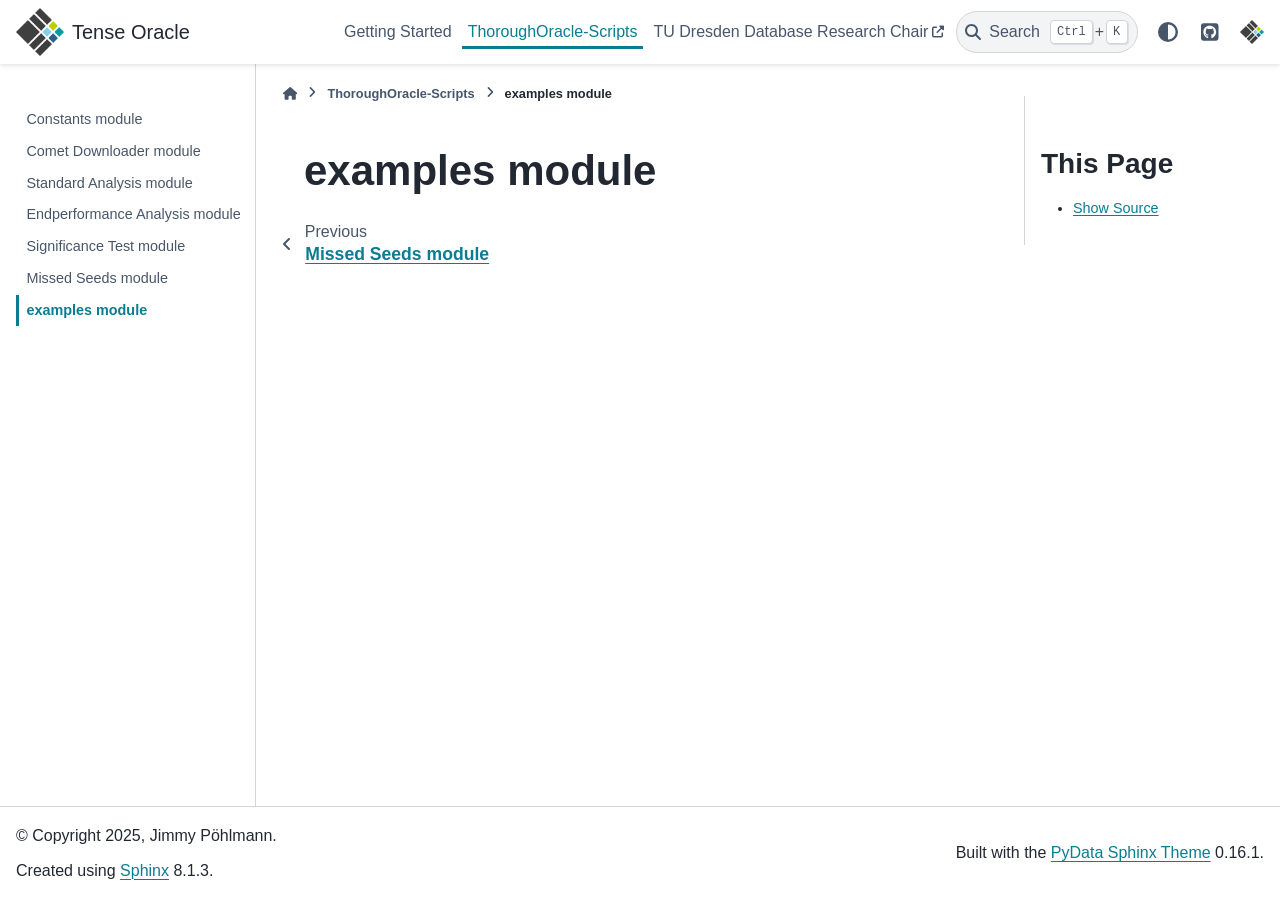
<file: examples.html>
<!DOCTYPE html>


<html lang="en" data-content_root="./" >

  <head>
    <meta charset="utf-8" />
    <meta name="viewport" content="width=device-width, initial-scale=1.0" /><meta name="viewport" content="width=device-width, initial-scale=1" />

    <title>examples module &#8212; TenseOracle  documentation</title>
  
  
  
  <script data-cfasync="false">
    document.documentElement.dataset.mode = localStorage.getItem("mode") || "";
    document.documentElement.dataset.theme = localStorage.getItem("theme") || "";
  </script>
  <!--
    this give us a css class that will be invisible only if js is disabled
  -->
  <noscript>
    <style>
      .pst-js-only { display: none !important; }

    </style>
  </noscript>
  
  <!-- Loaded before other Sphinx assets -->
  <link href="_static/styles/theme.css?digest=8878045cc6db502f8baf" rel="stylesheet" />
<link href="_static/styles/pydata-sphinx-theme.css?digest=8878045cc6db502f8baf" rel="stylesheet" />

    <link rel="stylesheet" type="text/css" href="_static/pygments.css?v=8f2a1f02" />
    <link rel="stylesheet" type="text/css" href="_static/custom.css?v=3c16df68" />
  
  <!-- So that users can add custom icons -->
  <script src="_static/scripts/fontawesome.js?digest=8878045cc6db502f8baf"></script>
  <!-- Pre-loaded scripts that we'll load fully later -->
  <link rel="preload" as="script" href="_static/scripts/bootstrap.js?digest=8878045cc6db502f8baf" />
<link rel="preload" as="script" href="_static/scripts/pydata-sphinx-theme.js?digest=8878045cc6db502f8baf" />

    <script src="_static/documentation_options.js?v=5929fcd5"></script>
    <script src="_static/doctools.js?v=9bcbadda"></script>
    <script src="_static/sphinx_highlight.js?v=dc90522c"></script>
    <script>DOCUMENTATION_OPTIONS.pagename = 'examples';</script>
    <link rel="icon" href="_static/db_chair_logo.svg"/>
    <link rel="index" title="Index" href="genindex.html" />
    <link rel="search" title="Search" href="search.html" />
    <link rel="prev" title="Missed Seeds module" href="missed_seeds.html" />
  <meta name="viewport" content="width=device-width, initial-scale=1"/>
  <meta name="docsearch:language" content="en"/>
  <meta name="docsearch:version" content="" />
  </head>
  
  
  <body data-bs-spy="scroll" data-bs-target=".bd-toc-nav" data-offset="180" data-bs-root-margin="0px 0px -60%" data-default-mode="">

  
  
  <div id="pst-skip-link" class="skip-link d-print-none"><a href="#main-content">Skip to main content</a></div>
  
  <div id="pst-scroll-pixel-helper"></div>
  
  <button type="button" class="btn rounded-pill" id="pst-back-to-top">
    <i class="fa-solid fa-arrow-up"></i>Back to top</button>

  
  <dialog id="pst-search-dialog">
    
<form class="bd-search d-flex align-items-center"
      action="search.html"
      method="get">
  <i class="fa-solid fa-magnifying-glass"></i>
  <input type="search"
         class="form-control"
         name="q"
         placeholder="Search the docs ..."
         aria-label="Search the docs ..."
         autocomplete="off"
         autocorrect="off"
         autocapitalize="off"
         spellcheck="false"/>
  <span class="search-button__kbd-shortcut"><kbd class="kbd-shortcut__modifier">Ctrl</kbd>+<kbd>K</kbd></span>
</form>
  </dialog>

  <div class="pst-async-banner-revealer d-none">
  <aside id="bd-header-version-warning" class="d-none d-print-none" aria-label="Version warning"></aside>
</div>

  
    <header class="bd-header navbar navbar-expand-lg bd-navbar d-print-none">
<div class="bd-header__inner bd-page-width">
  <button class="pst-navbar-icon sidebar-toggle primary-toggle" aria-label="Site navigation">
    <span class="fa-solid fa-bars"></span>
  </button>
  
  
  <div class="col-lg-3 navbar-header-items__start">
    
      <div class="navbar-item">

  
    
  

<a class="navbar-brand logo" href="index.html">
  
  
  
  
  
    
    
      
    
    
    <img src="_static/db_chair_logo.svg" class="logo__image only-light" alt=""/>
    <img src="_static/db_chair_logo.svg" class="logo__image only-dark pst-js-only" alt=""/>
  
  
    <p class="title logo__title">Tense Oracle</p>
  
</a></div>
    
  </div>
  
  <div class="col-lg-9 navbar-header-items">
    
    <div class="me-auto navbar-header-items__center">
      
        <div class="navbar-item">
<nav>
  <ul class="bd-navbar-elements navbar-nav">
    
<li class="nav-item ">
  <a class="nav-link nav-internal" href="usage.html">
    Getting Started
  </a>
</li>


<li class="nav-item current active">
  <a class="nav-link nav-internal" href="modules.html">
    ThoroughOracle-Scripts
  </a>
</li>


<li class="nav-item ">
  <a class="nav-link nav-external" href="https://tu-dresden.de/ing/informatik/sya/db/#intro">
    TU Dresden Database Research Chair
  </a>
</li>

  </ul>
</nav></div>
      
    </div>
    
    
    <div class="navbar-header-items__end">
      
        <div class="navbar-item navbar-persistent--container">
          

<button class="btn search-button-field search-button__button pst-js-only" title="Search" aria-label="Search" data-bs-placement="bottom" data-bs-toggle="tooltip">
 <i class="fa-solid fa-magnifying-glass"></i>
 <span class="search-button__default-text">Search</span>
 <span class="search-button__kbd-shortcut"><kbd class="kbd-shortcut__modifier">Ctrl</kbd>+<kbd class="kbd-shortcut__modifier">K</kbd></span>
</button>
        </div>
      
      
        <div class="navbar-item">

<button class="btn btn-sm nav-link pst-navbar-icon theme-switch-button pst-js-only" aria-label="Color mode" data-bs-title="Color mode"  data-bs-placement="bottom" data-bs-toggle="tooltip">
  <i class="theme-switch fa-solid fa-sun                fa-lg" data-mode="light" title="Light"></i>
  <i class="theme-switch fa-solid fa-moon               fa-lg" data-mode="dark"  title="Dark"></i>
  <i class="theme-switch fa-solid fa-circle-half-stroke fa-lg" data-mode="auto"  title="System Settings"></i>
</button></div>
      
        <div class="navbar-item"><ul class="navbar-icon-links"
    aria-label="Icon Links">
        <li class="nav-item">
          
          
          
          
          
          
          
          
          <a href="https://github.com/JP-SystemsX/TenseOracle" title="GitHub Project" class="nav-link pst-navbar-icon" rel="noopener" target="_blank" data-bs-toggle="tooltip" data-bs-placement="bottom"><i class="fa-brands fa-square-github fa-lg" aria-hidden="true"></i>
            <span class="sr-only">GitHub Project</span></a>
        </li>
        <li class="nav-item">
          
          
          
          
          
          
          
          
          <a href="https://tu-dresden.de/ing/informatik/sya/db/#intro" title="Research Chair" class="nav-link pst-navbar-icon" rel="noopener" target="_blank" data-bs-toggle="tooltip" data-bs-placement="bottom"><img src="_static/db_chair_logo.svg" class="icon-link-image" alt="Research Chair"/></a>
        </li>
</ul></div>
      
    </div>
    
  </div>
  
  
    <div class="navbar-persistent--mobile">

<button class="btn search-button-field search-button__button pst-js-only" title="Search" aria-label="Search" data-bs-placement="bottom" data-bs-toggle="tooltip">
 <i class="fa-solid fa-magnifying-glass"></i>
 <span class="search-button__default-text">Search</span>
 <span class="search-button__kbd-shortcut"><kbd class="kbd-shortcut__modifier">Ctrl</kbd>+<kbd class="kbd-shortcut__modifier">K</kbd></span>
</button>
    </div>
  

  
    <button class="pst-navbar-icon sidebar-toggle secondary-toggle" aria-label="On this page">
      <span class="fa-solid fa-outdent"></span>
    </button>
  
</div>

    </header>
  

  <div class="bd-container">
    <div class="bd-container__inner bd-page-width">
      
      
      
      <dialog id="pst-primary-sidebar-modal"></dialog>
      <div id="pst-primary-sidebar" class="bd-sidebar-primary bd-sidebar">
        

  
  <div class="sidebar-header-items sidebar-primary__section">
    
    
      <div class="sidebar-header-items__center">
        
          
          
            <div class="navbar-item">
<nav>
  <ul class="bd-navbar-elements navbar-nav">
    
<li class="nav-item ">
  <a class="nav-link nav-internal" href="usage.html">
    Getting Started
  </a>
</li>


<li class="nav-item current active">
  <a class="nav-link nav-internal" href="modules.html">
    ThoroughOracle-Scripts
  </a>
</li>


<li class="nav-item ">
  <a class="nav-link nav-external" href="https://tu-dresden.de/ing/informatik/sya/db/#intro">
    TU Dresden Database Research Chair
  </a>
</li>

  </ul>
</nav></div>
          
        
      </div>
    
    
    
      <div class="sidebar-header-items__end">
        
          <div class="navbar-item">

<button class="btn btn-sm nav-link pst-navbar-icon theme-switch-button pst-js-only" aria-label="Color mode" data-bs-title="Color mode"  data-bs-placement="bottom" data-bs-toggle="tooltip">
  <i class="theme-switch fa-solid fa-sun                fa-lg" data-mode="light" title="Light"></i>
  <i class="theme-switch fa-solid fa-moon               fa-lg" data-mode="dark"  title="Dark"></i>
  <i class="theme-switch fa-solid fa-circle-half-stroke fa-lg" data-mode="auto"  title="System Settings"></i>
</button></div>
        
          <div class="navbar-item"><ul class="navbar-icon-links"
    aria-label="Icon Links">
        <li class="nav-item">
          
          
          
          
          
          
          
          
          <a href="https://github.com/JP-SystemsX/TenseOracle" title="GitHub Project" class="nav-link pst-navbar-icon" rel="noopener" target="_blank" data-bs-toggle="tooltip" data-bs-placement="bottom"><i class="fa-brands fa-square-github fa-lg" aria-hidden="true"></i>
            <span class="sr-only">GitHub Project</span></a>
        </li>
        <li class="nav-item">
          
          
          
          
          
          
          
          
          <a href="https://tu-dresden.de/ing/informatik/sya/db/#intro" title="Research Chair" class="nav-link pst-navbar-icon" rel="noopener" target="_blank" data-bs-toggle="tooltip" data-bs-placement="bottom"><img src="_static/db_chair_logo.svg" class="icon-link-image" alt="Research Chair"/></a>
        </li>
</ul></div>
        
      </div>
    
  </div>
  
    <div class="sidebar-primary-items__start sidebar-primary__section">
        <div class="sidebar-primary-item">
<nav class="bd-docs-nav bd-links"
     aria-label="Section Navigation">
  <p class="bd-links__title" role="heading" aria-level="1">Section Navigation</p>
  <div class="bd-toc-item navbar-nav"><ul class="current nav bd-sidenav">
<li class="toctree-l1"><a class="reference internal" href="constants.html">Constants module</a></li>
<li class="toctree-l1"><a class="reference internal" href="comet_downloader.html">Comet Downloader module</a></li>
<li class="toctree-l1"><a class="reference internal" href="standard_analysis.html">Standard Analysis module</a></li>
<li class="toctree-l1"><a class="reference internal" href="endperformance_analysis.html">Endperformance Analysis module</a></li>
<li class="toctree-l1"><a class="reference internal" href="significance_test.html">Significance Test module</a></li>
<li class="toctree-l1"><a class="reference internal" href="missed_seeds.html">Missed Seeds module</a></li>
<li class="toctree-l1 current active"><a class="current reference internal" href="#">examples module</a></li>
</ul>
</div>
</nav></div>
    </div>
  
  
  <div class="sidebar-primary-items__end sidebar-primary__section">
      <div class="sidebar-primary-item">
<div id="ethical-ad-placement"
      class="flat"
      data-ea-publisher="readthedocs"
      data-ea-type="readthedocs-sidebar"
      data-ea-manual="true">
</div></div>
  </div>


      </div>
      
      <main id="main-content" class="bd-main" role="main">
        
        
          <div class="bd-content">
            <div class="bd-article-container">
              
              <div class="bd-header-article d-print-none">
<div class="header-article-items header-article__inner">
  
    <div class="header-article-items__start">
      
        <div class="header-article-item">

<nav aria-label="Breadcrumb" class="d-print-none">
  <ul class="bd-breadcrumbs">
    
    <li class="breadcrumb-item breadcrumb-home">
      <a href="index.html" class="nav-link" aria-label="Home">
        <i class="fa-solid fa-home"></i>
      </a>
    </li>
    
    <li class="breadcrumb-item"><a href="modules.html" class="nav-link">ThoroughOracle-Scripts</a></li>
    
    <li class="breadcrumb-item active" aria-current="page"><span class="ellipsis">examples module</span></li>
  </ul>
</nav>
</div>
      
    </div>
  
  
</div>
</div>
              
              
              
                
<div id="searchbox"></div>
                <article class="bd-article">
                  
  <section id="examples-module">
<h1>examples module<a class="headerlink" href="#examples-module" title="Link to this heading">#</a></h1>
</section>


                </article>
              
              
              
              
              
                <footer class="prev-next-footer d-print-none">
                  
<div class="prev-next-area">
    <a class="left-prev"
       href="missed_seeds.html"
       title="previous page">
      <i class="fa-solid fa-angle-left"></i>
      <div class="prev-next-info">
        <p class="prev-next-subtitle">previous</p>
        <p class="prev-next-title">Missed Seeds module</p>
      </div>
    </a>
</div>
                </footer>
              
            </div>
            
            
              
                <dialog id="pst-secondary-sidebar-modal"></dialog>
                <div id="pst-secondary-sidebar" class="bd-sidebar-secondary bd-toc"><div class="sidebar-secondary-items sidebar-secondary__inner">


  <div class="sidebar-secondary-item">
  <div role="note" aria-label="source link">
    <h3>This Page</h3>
    <ul class="this-page-menu">
      <li><a href="_sources/examples.rst.txt"
            rel="nofollow">Show Source</a></li>
    </ul>
   </div></div>

</div></div>
              
            
          </div>
          <footer class="bd-footer-content">
            
          </footer>
        
      </main>
    </div>
  </div>
  
  <!-- Scripts loaded after <body> so the DOM is not blocked -->
  <script defer src="_static/scripts/bootstrap.js?digest=8878045cc6db502f8baf"></script>
<script defer src="_static/scripts/pydata-sphinx-theme.js?digest=8878045cc6db502f8baf"></script>

  <footer class="bd-footer">
<div class="bd-footer__inner bd-page-width">
  
    <div class="footer-items__start">
      
        <div class="footer-item">

  <p class="copyright">
    
      © Copyright 2025, Jimmy Pöhlmann.
      <br/>
    
  </p>
</div>
      
        <div class="footer-item">

  <p class="sphinx-version">
    Created using <a href="https://www.sphinx-doc.org/">Sphinx</a> 8.1.3.
    <br/>
  </p>
</div>
      
    </div>
  
  
  
    <div class="footer-items__end">
      
        <div class="footer-item">
<p class="theme-version">
  <!-- # L10n: Setting the PST URL as an argument as this does not need to be localized -->
  Built with the <a href="https://pydata-sphinx-theme.readthedocs.io/en/stable/index.html">PyData Sphinx Theme</a> 0.16.1.
</p></div>
      
    </div>
  
</div>

  </footer>
  </body>
</html>
</file>
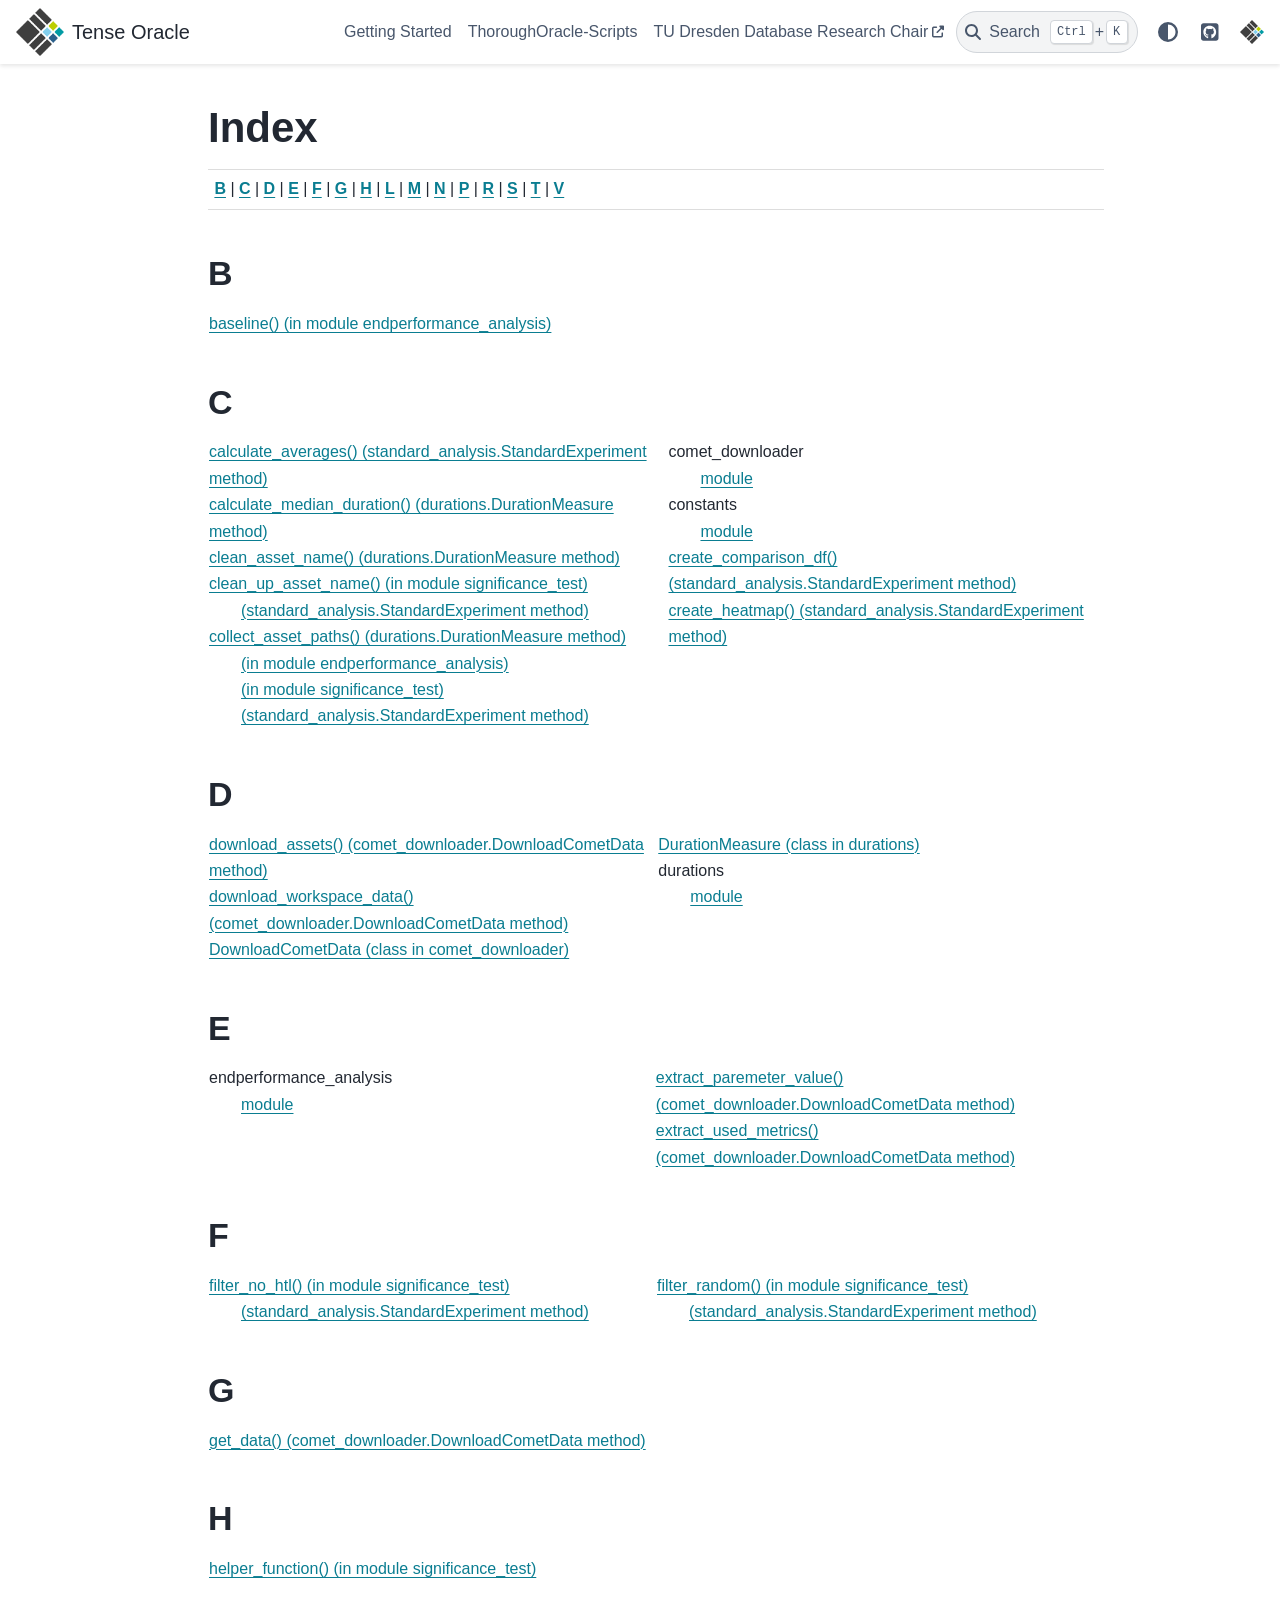
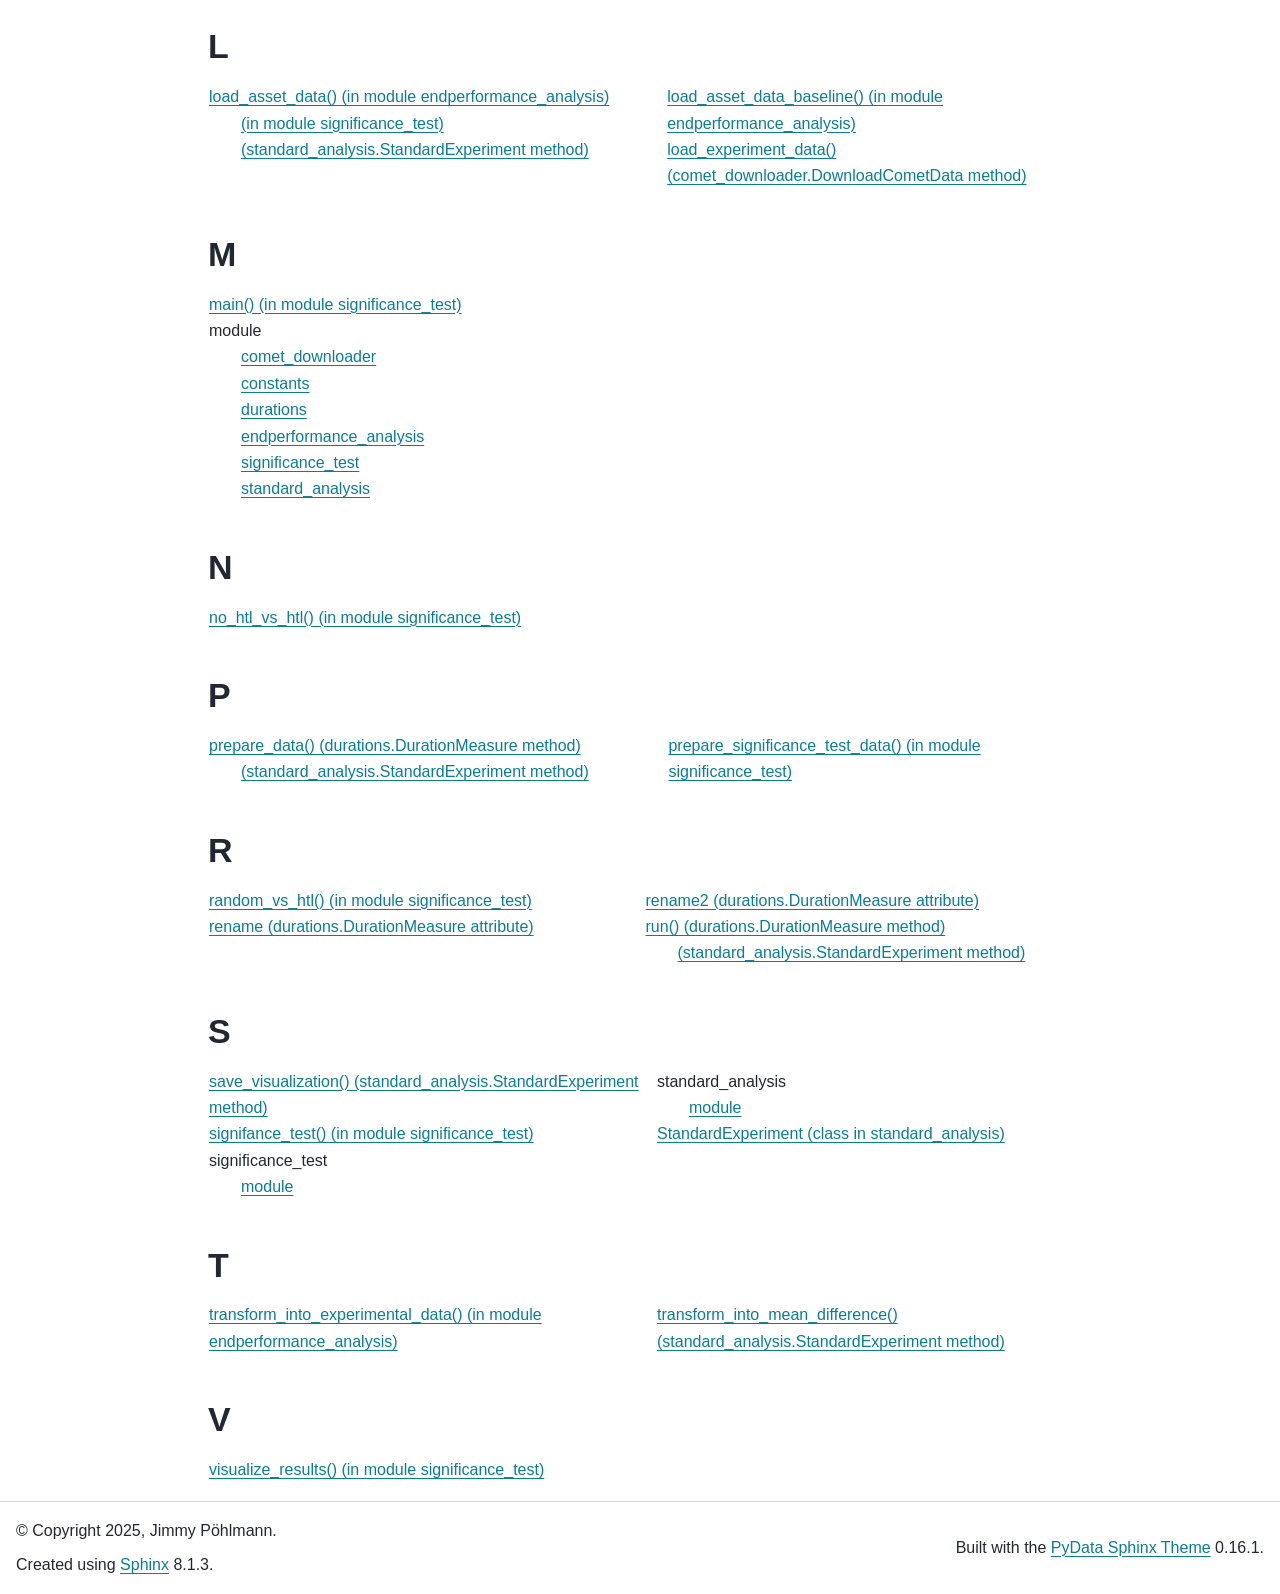
<file: genindex.html>
<!DOCTYPE html>


<html lang="en" data-content_root="./" >

  <head>
    <meta charset="utf-8" />
    <meta name="viewport" content="width=device-width, initial-scale=1.0" />
    <title>Index &#8212; TenseOracle  documentation</title>
  
  
  
  <script data-cfasync="false">
    document.documentElement.dataset.mode = localStorage.getItem("mode") || "";
    document.documentElement.dataset.theme = localStorage.getItem("theme") || "";
  </script>
  <!--
    this give us a css class that will be invisible only if js is disabled
  -->
  <noscript>
    <style>
      .pst-js-only { display: none !important; }

    </style>
  </noscript>
  
  <!-- Loaded before other Sphinx assets -->
  <link href="_static/styles/theme.css?digest=8878045cc6db502f8baf" rel="stylesheet" />
<link href="_static/styles/pydata-sphinx-theme.css?digest=8878045cc6db502f8baf" rel="stylesheet" />

    <link rel="stylesheet" type="text/css" href="_static/pygments.css?v=8f2a1f02" />
    <link rel="stylesheet" type="text/css" href="_static/custom.css?v=3c16df68" />
  
  <!-- So that users can add custom icons -->
  <script src="_static/scripts/fontawesome.js?digest=8878045cc6db502f8baf"></script>
  <!-- Pre-loaded scripts that we'll load fully later -->
  <link rel="preload" as="script" href="_static/scripts/bootstrap.js?digest=8878045cc6db502f8baf" />
<link rel="preload" as="script" href="_static/scripts/pydata-sphinx-theme.js?digest=8878045cc6db502f8baf" />

    <script src="_static/documentation_options.js?v=5929fcd5"></script>
    <script src="_static/doctools.js?v=9bcbadda"></script>
    <script src="_static/sphinx_highlight.js?v=dc90522c"></script>
    <script>DOCUMENTATION_OPTIONS.pagename = 'genindex';</script>
    <link rel="icon" href="_static/db_chair_logo.svg"/>
    <link rel="index" title="Index" href="#" />
    <link rel="search" title="Search" href="search.html" />
  <meta name="viewport" content="width=device-width, initial-scale=1"/>
  <meta name="docsearch:language" content="en"/>
  <meta name="docsearch:version" content="" />
  </head>
  
  
  <body data-bs-spy="scroll" data-bs-target=".bd-toc-nav" data-offset="180" data-bs-root-margin="0px 0px -60%" data-default-mode="">

  
  
  <div id="pst-skip-link" class="skip-link d-print-none"><a href="#main-content">Skip to main content</a></div>
  
  <div id="pst-scroll-pixel-helper"></div>
  
  <button type="button" class="btn rounded-pill" id="pst-back-to-top">
    <i class="fa-solid fa-arrow-up"></i>Back to top</button>

  
  <dialog id="pst-search-dialog">
    
<form class="bd-search d-flex align-items-center"
      action="search.html"
      method="get">
  <i class="fa-solid fa-magnifying-glass"></i>
  <input type="search"
         class="form-control"
         name="q"
         placeholder="Search the docs ..."
         aria-label="Search the docs ..."
         autocomplete="off"
         autocorrect="off"
         autocapitalize="off"
         spellcheck="false"/>
  <span class="search-button__kbd-shortcut"><kbd class="kbd-shortcut__modifier">Ctrl</kbd>+<kbd>K</kbd></span>
</form>
  </dialog>

  <div class="pst-async-banner-revealer d-none">
  <aside id="bd-header-version-warning" class="d-none d-print-none" aria-label="Version warning"></aside>
</div>

  
    <header class="bd-header navbar navbar-expand-lg bd-navbar d-print-none">
<div class="bd-header__inner bd-page-width">
  <button class="pst-navbar-icon sidebar-toggle primary-toggle" aria-label="Site navigation">
    <span class="fa-solid fa-bars"></span>
  </button>
  
  
  <div class="col-lg-3 navbar-header-items__start">
    
      <div class="navbar-item">

  
    
  

<a class="navbar-brand logo" href="index.html">
  
  
  
  
  
    
    
      
    
    
    <img src="_static/db_chair_logo.svg" class="logo__image only-light" alt=""/>
    <img src="_static/db_chair_logo.svg" class="logo__image only-dark pst-js-only" alt=""/>
  
  
    <p class="title logo__title">Tense Oracle</p>
  
</a></div>
    
  </div>
  
  <div class="col-lg-9 navbar-header-items">
    
    <div class="me-auto navbar-header-items__center">
      
        <div class="navbar-item">
<nav>
  <ul class="bd-navbar-elements navbar-nav">
    
<li class="nav-item ">
  <a class="nav-link nav-internal" href="usage.html">
    Getting Started
  </a>
</li>


<li class="nav-item ">
  <a class="nav-link nav-internal" href="modules.html">
    ThoroughOracle-Scripts
  </a>
</li>


<li class="nav-item ">
  <a class="nav-link nav-external" href="https://tu-dresden.de/ing/informatik/sya/db/#intro">
    TU Dresden Database Research Chair
  </a>
</li>

  </ul>
</nav></div>
      
    </div>
    
    
    <div class="navbar-header-items__end">
      
        <div class="navbar-item navbar-persistent--container">
          

<button class="btn search-button-field search-button__button pst-js-only" title="Search" aria-label="Search" data-bs-placement="bottom" data-bs-toggle="tooltip">
 <i class="fa-solid fa-magnifying-glass"></i>
 <span class="search-button__default-text">Search</span>
 <span class="search-button__kbd-shortcut"><kbd class="kbd-shortcut__modifier">Ctrl</kbd>+<kbd class="kbd-shortcut__modifier">K</kbd></span>
</button>
        </div>
      
      
        <div class="navbar-item">

<button class="btn btn-sm nav-link pst-navbar-icon theme-switch-button pst-js-only" aria-label="Color mode" data-bs-title="Color mode"  data-bs-placement="bottom" data-bs-toggle="tooltip">
  <i class="theme-switch fa-solid fa-sun                fa-lg" data-mode="light" title="Light"></i>
  <i class="theme-switch fa-solid fa-moon               fa-lg" data-mode="dark"  title="Dark"></i>
  <i class="theme-switch fa-solid fa-circle-half-stroke fa-lg" data-mode="auto"  title="System Settings"></i>
</button></div>
      
        <div class="navbar-item"><ul class="navbar-icon-links"
    aria-label="Icon Links">
        <li class="nav-item">
          
          
          
          
          
          
          
          
          <a href="https://github.com/JP-SystemsX/TenseOracle" title="GitHub Project" class="nav-link pst-navbar-icon" rel="noopener" target="_blank" data-bs-toggle="tooltip" data-bs-placement="bottom"><i class="fa-brands fa-square-github fa-lg" aria-hidden="true"></i>
            <span class="sr-only">GitHub Project</span></a>
        </li>
        <li class="nav-item">
          
          
          
          
          
          
          
          
          <a href="https://tu-dresden.de/ing/informatik/sya/db/#intro" title="Research Chair" class="nav-link pst-navbar-icon" rel="noopener" target="_blank" data-bs-toggle="tooltip" data-bs-placement="bottom"><img src="_static/db_chair_logo.svg" class="icon-link-image" alt="Research Chair"/></a>
        </li>
</ul></div>
      
    </div>
    
  </div>
  
  
    <div class="navbar-persistent--mobile">

<button class="btn search-button-field search-button__button pst-js-only" title="Search" aria-label="Search" data-bs-placement="bottom" data-bs-toggle="tooltip">
 <i class="fa-solid fa-magnifying-glass"></i>
 <span class="search-button__default-text">Search</span>
 <span class="search-button__kbd-shortcut"><kbd class="kbd-shortcut__modifier">Ctrl</kbd>+<kbd class="kbd-shortcut__modifier">K</kbd></span>
</button>
    </div>
  

  
</div>

    </header>
  

  <div class="bd-container">
    <div class="bd-container__inner bd-page-width">
      
      
      
        
      
      <dialog id="pst-primary-sidebar-modal"></dialog>
      <div id="pst-primary-sidebar" class="bd-sidebar-primary bd-sidebar hide-on-wide">
        

  
  <div class="sidebar-header-items sidebar-primary__section">
    
    
      <div class="sidebar-header-items__center">
        
          
          
            <div class="navbar-item">
<nav>
  <ul class="bd-navbar-elements navbar-nav">
    
<li class="nav-item ">
  <a class="nav-link nav-internal" href="usage.html">
    Getting Started
  </a>
</li>


<li class="nav-item ">
  <a class="nav-link nav-internal" href="modules.html">
    ThoroughOracle-Scripts
  </a>
</li>


<li class="nav-item ">
  <a class="nav-link nav-external" href="https://tu-dresden.de/ing/informatik/sya/db/#intro">
    TU Dresden Database Research Chair
  </a>
</li>

  </ul>
</nav></div>
          
        
      </div>
    
    
    
      <div class="sidebar-header-items__end">
        
          <div class="navbar-item">

<button class="btn btn-sm nav-link pst-navbar-icon theme-switch-button pst-js-only" aria-label="Color mode" data-bs-title="Color mode"  data-bs-placement="bottom" data-bs-toggle="tooltip">
  <i class="theme-switch fa-solid fa-sun                fa-lg" data-mode="light" title="Light"></i>
  <i class="theme-switch fa-solid fa-moon               fa-lg" data-mode="dark"  title="Dark"></i>
  <i class="theme-switch fa-solid fa-circle-half-stroke fa-lg" data-mode="auto"  title="System Settings"></i>
</button></div>
        
          <div class="navbar-item"><ul class="navbar-icon-links"
    aria-label="Icon Links">
        <li class="nav-item">
          
          
          
          
          
          
          
          
          <a href="https://github.com/JP-SystemsX/TenseOracle" title="GitHub Project" class="nav-link pst-navbar-icon" rel="noopener" target="_blank" data-bs-toggle="tooltip" data-bs-placement="bottom"><i class="fa-brands fa-square-github fa-lg" aria-hidden="true"></i>
            <span class="sr-only">GitHub Project</span></a>
        </li>
        <li class="nav-item">
          
          
          
          
          
          
          
          
          <a href="https://tu-dresden.de/ing/informatik/sya/db/#intro" title="Research Chair" class="nav-link pst-navbar-icon" rel="noopener" target="_blank" data-bs-toggle="tooltip" data-bs-placement="bottom"><img src="_static/db_chair_logo.svg" class="icon-link-image" alt="Research Chair"/></a>
        </li>
</ul></div>
        
      </div>
    
  </div>
  
  
  <div class="sidebar-primary-items__end sidebar-primary__section">
      <div class="sidebar-primary-item">
<div id="ethical-ad-placement"
      class="flat"
      data-ea-publisher="readthedocs"
      data-ea-type="readthedocs-sidebar"
      data-ea-manual="true">
</div></div>
  </div>


      </div>
      
      <main id="main-content" class="bd-main" role="main">
        
        
          <div class="bd-content">
            <div class="bd-article-container">
              
              <div class="bd-header-article d-print-none"></div>
              
              
              
                
<div id="searchbox"></div>
                <article class="bd-article">
                  

<h1 id="index">Index</h1>

<div class="genindex-jumpbox">
 <a href="#B"><strong>B</strong></a>
 | <a href="#C"><strong>C</strong></a>
 | <a href="#D"><strong>D</strong></a>
 | <a href="#E"><strong>E</strong></a>
 | <a href="#F"><strong>F</strong></a>
 | <a href="#G"><strong>G</strong></a>
 | <a href="#H"><strong>H</strong></a>
 | <a href="#L"><strong>L</strong></a>
 | <a href="#M"><strong>M</strong></a>
 | <a href="#N"><strong>N</strong></a>
 | <a href="#P"><strong>P</strong></a>
 | <a href="#R"><strong>R</strong></a>
 | <a href="#S"><strong>S</strong></a>
 | <a href="#T"><strong>T</strong></a>
 | <a href="#V"><strong>V</strong></a>
 
</div>
<h2 id="B">B</h2>
<table style="width: 100%" class="indextable genindextable"><tr>
  <td style="width: 33%; vertical-align: top;"><ul>
      <li><a href="endperformance_analysis.html#endperformance_analysis.baseline">baseline() (in module endperformance_analysis)</a>
</li>
  </ul></td>
</tr></table>

<h2 id="C">C</h2>
<table style="width: 100%" class="indextable genindextable"><tr>
  <td style="width: 33%; vertical-align: top;"><ul>
      <li><a href="standard_analysis.html#standard_analysis.StandardExperiment.calculate_averages">calculate_averages() (standard_analysis.StandardExperiment method)</a>
</li>
      <li><a href="durations.html#durations.DurationMeasure.calculate_median_duration">calculate_median_duration() (durations.DurationMeasure method)</a>
</li>
      <li><a href="durations.html#durations.DurationMeasure.clean_asset_name">clean_asset_name() (durations.DurationMeasure method)</a>
</li>
      <li><a href="significance_test.html#significance_test.clean_up_asset_name">clean_up_asset_name() (in module significance_test)</a>

      <ul>
        <li><a href="standard_analysis.html#standard_analysis.StandardExperiment.clean_up_asset_name">(standard_analysis.StandardExperiment method)</a>
</li>
      </ul></li>
      <li><a href="durations.html#durations.DurationMeasure.collect_asset_paths">collect_asset_paths() (durations.DurationMeasure method)</a>

      <ul>
        <li><a href="endperformance_analysis.html#endperformance_analysis.collect_asset_paths">(in module endperformance_analysis)</a>
</li>
        <li><a href="significance_test.html#significance_test.collect_asset_paths">(in module significance_test)</a>
</li>
        <li><a href="standard_analysis.html#standard_analysis.StandardExperiment.collect_asset_paths">(standard_analysis.StandardExperiment method)</a>
</li>
      </ul></li>
  </ul></td>
  <td style="width: 33%; vertical-align: top;"><ul>
      <li>
    comet_downloader

      <ul>
        <li><a href="comet_downloader.html#module-comet_downloader">module</a>
</li>
      </ul></li>
      <li>
    constants

      <ul>
        <li><a href="constants.html#module-constants">module</a>
</li>
      </ul></li>
      <li><a href="standard_analysis.html#standard_analysis.StandardExperiment.create_comparison_df">create_comparison_df() (standard_analysis.StandardExperiment method)</a>
</li>
      <li><a href="standard_analysis.html#standard_analysis.StandardExperiment.create_heatmap">create_heatmap() (standard_analysis.StandardExperiment method)</a>
</li>
  </ul></td>
</tr></table>

<h2 id="D">D</h2>
<table style="width: 100%" class="indextable genindextable"><tr>
  <td style="width: 33%; vertical-align: top;"><ul>
      <li><a href="comet_downloader.html#comet_downloader.DownloadCometData.download_assets">download_assets() (comet_downloader.DownloadCometData method)</a>
</li>
      <li><a href="comet_downloader.html#comet_downloader.DownloadCometData.download_workspace_data">download_workspace_data() (comet_downloader.DownloadCometData method)</a>
</li>
      <li><a href="comet_downloader.html#comet_downloader.DownloadCometData">DownloadCometData (class in comet_downloader)</a>
</li>
  </ul></td>
  <td style="width: 33%; vertical-align: top;"><ul>
      <li><a href="durations.html#durations.DurationMeasure">DurationMeasure (class in durations)</a>
</li>
      <li>
    durations

      <ul>
        <li><a href="durations.html#module-durations">module</a>
</li>
      </ul></li>
  </ul></td>
</tr></table>

<h2 id="E">E</h2>
<table style="width: 100%" class="indextable genindextable"><tr>
  <td style="width: 33%; vertical-align: top;"><ul>
      <li>
    endperformance_analysis

      <ul>
        <li><a href="endperformance_analysis.html#module-endperformance_analysis">module</a>
</li>
      </ul></li>
  </ul></td>
  <td style="width: 33%; vertical-align: top;"><ul>
      <li><a href="comet_downloader.html#comet_downloader.DownloadCometData.extract_paremeter_value">extract_paremeter_value() (comet_downloader.DownloadCometData method)</a>
</li>
      <li><a href="comet_downloader.html#comet_downloader.DownloadCometData.extract_used_metrics">extract_used_metrics() (comet_downloader.DownloadCometData method)</a>
</li>
  </ul></td>
</tr></table>

<h2 id="F">F</h2>
<table style="width: 100%" class="indextable genindextable"><tr>
  <td style="width: 33%; vertical-align: top;"><ul>
      <li><a href="significance_test.html#significance_test.filter_no_htl">filter_no_htl() (in module significance_test)</a>

      <ul>
        <li><a href="standard_analysis.html#standard_analysis.StandardExperiment.filter_no_htl">(standard_analysis.StandardExperiment method)</a>
</li>
      </ul></li>
  </ul></td>
  <td style="width: 33%; vertical-align: top;"><ul>
      <li><a href="significance_test.html#significance_test.filter_random">filter_random() (in module significance_test)</a>

      <ul>
        <li><a href="standard_analysis.html#standard_analysis.StandardExperiment.filter_random">(standard_analysis.StandardExperiment method)</a>
</li>
      </ul></li>
  </ul></td>
</tr></table>

<h2 id="G">G</h2>
<table style="width: 100%" class="indextable genindextable"><tr>
  <td style="width: 33%; vertical-align: top;"><ul>
      <li><a href="comet_downloader.html#comet_downloader.DownloadCometData.get_data">get_data() (comet_downloader.DownloadCometData method)</a>
</li>
  </ul></td>
</tr></table>

<h2 id="H">H</h2>
<table style="width: 100%" class="indextable genindextable"><tr>
  <td style="width: 33%; vertical-align: top;"><ul>
      <li><a href="significance_test.html#significance_test.helper_function">helper_function() (in module significance_test)</a>
</li>
  </ul></td>
</tr></table>

<h2 id="L">L</h2>
<table style="width: 100%" class="indextable genindextable"><tr>
  <td style="width: 33%; vertical-align: top;"><ul>
      <li><a href="endperformance_analysis.html#endperformance_analysis.load_asset_data">load_asset_data() (in module endperformance_analysis)</a>

      <ul>
        <li><a href="significance_test.html#significance_test.load_asset_data">(in module significance_test)</a>
</li>
        <li><a href="standard_analysis.html#standard_analysis.StandardExperiment.load_asset_data">(standard_analysis.StandardExperiment method)</a>
</li>
      </ul></li>
  </ul></td>
  <td style="width: 33%; vertical-align: top;"><ul>
      <li><a href="endperformance_analysis.html#endperformance_analysis.load_asset_data_baseline">load_asset_data_baseline() (in module endperformance_analysis)</a>
</li>
      <li><a href="comet_downloader.html#comet_downloader.DownloadCometData.load_experiment_data">load_experiment_data() (comet_downloader.DownloadCometData method)</a>
</li>
  </ul></td>
</tr></table>

<h2 id="M">M</h2>
<table style="width: 100%" class="indextable genindextable"><tr>
  <td style="width: 33%; vertical-align: top;"><ul>
      <li><a href="significance_test.html#significance_test.main">main() (in module significance_test)</a>
</li>
      <li>
    module

      <ul>
        <li><a href="comet_downloader.html#module-comet_downloader">comet_downloader</a>
</li>
        <li><a href="constants.html#module-constants">constants</a>
</li>
        <li><a href="durations.html#module-durations">durations</a>
</li>
        <li><a href="endperformance_analysis.html#module-endperformance_analysis">endperformance_analysis</a>
</li>
        <li><a href="significance_test.html#module-significance_test">significance_test</a>
</li>
        <li><a href="standard_analysis.html#module-standard_analysis">standard_analysis</a>
</li>
      </ul></li>
  </ul></td>
</tr></table>

<h2 id="N">N</h2>
<table style="width: 100%" class="indextable genindextable"><tr>
  <td style="width: 33%; vertical-align: top;"><ul>
      <li><a href="significance_test.html#significance_test.no_htl_vs_htl">no_htl_vs_htl() (in module significance_test)</a>
</li>
  </ul></td>
</tr></table>

<h2 id="P">P</h2>
<table style="width: 100%" class="indextable genindextable"><tr>
  <td style="width: 33%; vertical-align: top;"><ul>
      <li><a href="durations.html#durations.DurationMeasure.prepare_data">prepare_data() (durations.DurationMeasure method)</a>

      <ul>
        <li><a href="standard_analysis.html#standard_analysis.StandardExperiment.prepare_data">(standard_analysis.StandardExperiment method)</a>
</li>
      </ul></li>
  </ul></td>
  <td style="width: 33%; vertical-align: top;"><ul>
      <li><a href="significance_test.html#significance_test.prepare_significance_test_data">prepare_significance_test_data() (in module significance_test)</a>
</li>
  </ul></td>
</tr></table>

<h2 id="R">R</h2>
<table style="width: 100%" class="indextable genindextable"><tr>
  <td style="width: 33%; vertical-align: top;"><ul>
      <li><a href="significance_test.html#significance_test.random_vs_htl">random_vs_htl() (in module significance_test)</a>
</li>
      <li><a href="durations.html#durations.DurationMeasure.rename">rename (durations.DurationMeasure attribute)</a>
</li>
  </ul></td>
  <td style="width: 33%; vertical-align: top;"><ul>
      <li><a href="durations.html#durations.DurationMeasure.rename2">rename2 (durations.DurationMeasure attribute)</a>
</li>
      <li><a href="durations.html#durations.DurationMeasure.run">run() (durations.DurationMeasure method)</a>

      <ul>
        <li><a href="standard_analysis.html#standard_analysis.StandardExperiment.run">(standard_analysis.StandardExperiment method)</a>
</li>
      </ul></li>
  </ul></td>
</tr></table>

<h2 id="S">S</h2>
<table style="width: 100%" class="indextable genindextable"><tr>
  <td style="width: 33%; vertical-align: top;"><ul>
      <li><a href="standard_analysis.html#standard_analysis.StandardExperiment.save_visualization">save_visualization() (standard_analysis.StandardExperiment method)</a>
</li>
      <li><a href="significance_test.html#significance_test.signifance_test">signifance_test() (in module significance_test)</a>
</li>
      <li>
    significance_test

      <ul>
        <li><a href="significance_test.html#module-significance_test">module</a>
</li>
      </ul></li>
  </ul></td>
  <td style="width: 33%; vertical-align: top;"><ul>
      <li>
    standard_analysis

      <ul>
        <li><a href="standard_analysis.html#module-standard_analysis">module</a>
</li>
      </ul></li>
      <li><a href="standard_analysis.html#standard_analysis.StandardExperiment">StandardExperiment (class in standard_analysis)</a>
</li>
  </ul></td>
</tr></table>

<h2 id="T">T</h2>
<table style="width: 100%" class="indextable genindextable"><tr>
  <td style="width: 33%; vertical-align: top;"><ul>
      <li><a href="endperformance_analysis.html#endperformance_analysis.transform_into_experimental_data">transform_into_experimental_data() (in module endperformance_analysis)</a>
</li>
  </ul></td>
  <td style="width: 33%; vertical-align: top;"><ul>
      <li><a href="standard_analysis.html#standard_analysis.StandardExperiment.transform_into_mean_difference">transform_into_mean_difference() (standard_analysis.StandardExperiment method)</a>
</li>
  </ul></td>
</tr></table>

<h2 id="V">V</h2>
<table style="width: 100%" class="indextable genindextable"><tr>
  <td style="width: 33%; vertical-align: top;"><ul>
      <li><a href="significance_test.html#significance_test.visualize_results">visualize_results() (in module significance_test)</a>
</li>
  </ul></td>
</tr></table>



                </article>
              
              
              
              
              
                <footer class="prev-next-footer d-print-none">
                  
<div class="prev-next-area">
</div>
                </footer>
              
            </div>
            
            
              
            
          </div>
          <footer class="bd-footer-content">
            
          </footer>
        
      </main>
    </div>
  </div>
  
  <!-- Scripts loaded after <body> so the DOM is not blocked -->
  <script defer src="_static/scripts/bootstrap.js?digest=8878045cc6db502f8baf"></script>
<script defer src="_static/scripts/pydata-sphinx-theme.js?digest=8878045cc6db502f8baf"></script>

  <footer class="bd-footer">
<div class="bd-footer__inner bd-page-width">
  
    <div class="footer-items__start">
      
        <div class="footer-item">

  <p class="copyright">
    
      © Copyright 2025, Jimmy Pöhlmann.
      <br/>
    
  </p>
</div>
      
        <div class="footer-item">

  <p class="sphinx-version">
    Created using <a href="https://www.sphinx-doc.org/">Sphinx</a> 8.1.3.
    <br/>
  </p>
</div>
      
    </div>
  
  
  
    <div class="footer-items__end">
      
        <div class="footer-item">
<p class="theme-version">
  <!-- # L10n: Setting the PST URL as an argument as this does not need to be localized -->
  Built with the <a href="https://pydata-sphinx-theme.readthedocs.io/en/stable/index.html">PyData Sphinx Theme</a> 0.16.1.
</p></div>
      
    </div>
  
</div>

  </footer>
  </body>
</html>
</file>
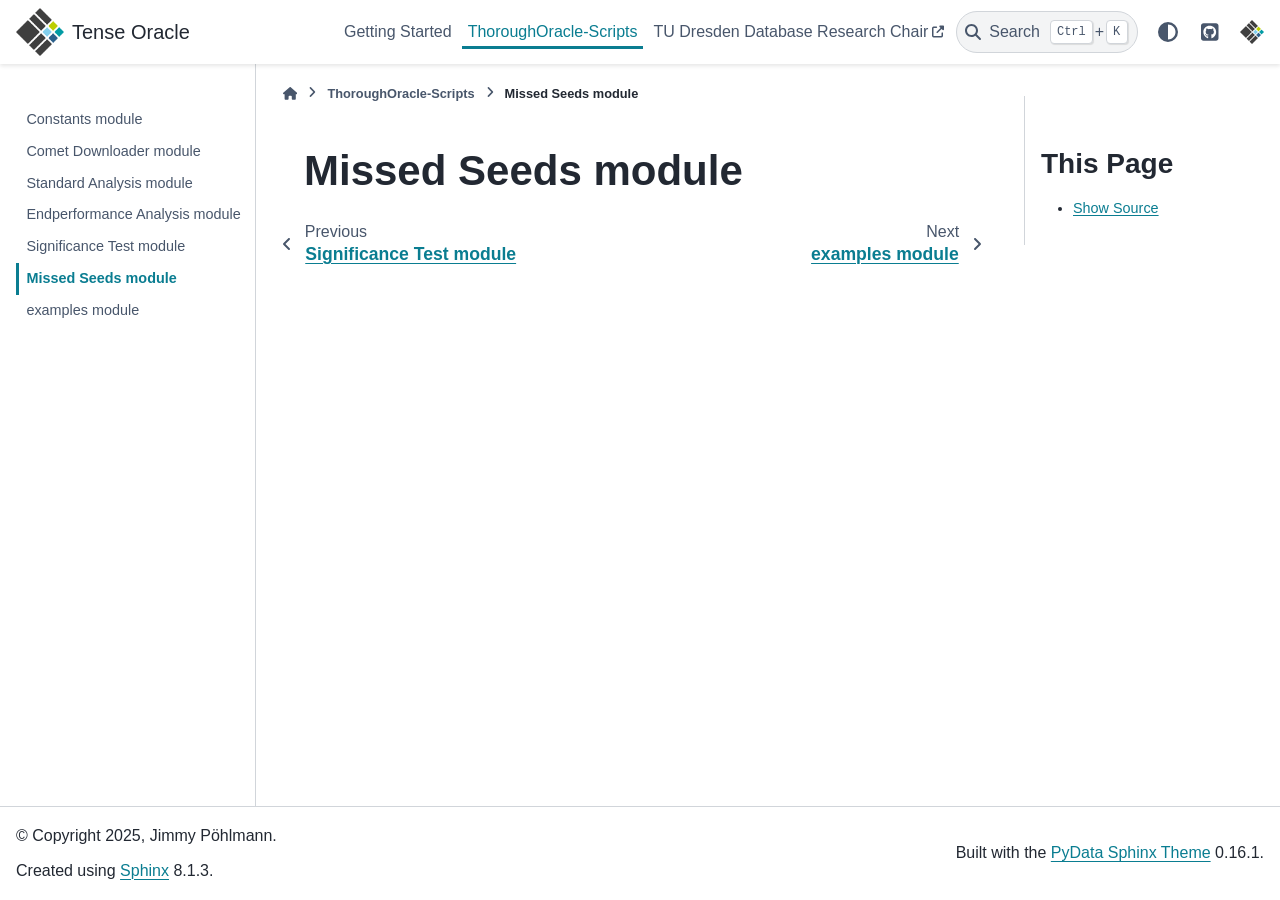
<file: missed_seeds.html>
<!DOCTYPE html>


<html lang="en" data-content_root="./" >

  <head>
    <meta charset="utf-8" />
    <meta name="viewport" content="width=device-width, initial-scale=1.0" /><meta name="viewport" content="width=device-width, initial-scale=1" />

    <title>Missed Seeds module &#8212; TenseOracle  documentation</title>
  
  
  
  <script data-cfasync="false">
    document.documentElement.dataset.mode = localStorage.getItem("mode") || "";
    document.documentElement.dataset.theme = localStorage.getItem("theme") || "";
  </script>
  <!--
    this give us a css class that will be invisible only if js is disabled
  -->
  <noscript>
    <style>
      .pst-js-only { display: none !important; }

    </style>
  </noscript>
  
  <!-- Loaded before other Sphinx assets -->
  <link href="_static/styles/theme.css?digest=8878045cc6db502f8baf" rel="stylesheet" />
<link href="_static/styles/pydata-sphinx-theme.css?digest=8878045cc6db502f8baf" rel="stylesheet" />

    <link rel="stylesheet" type="text/css" href="_static/pygments.css?v=8f2a1f02" />
    <link rel="stylesheet" type="text/css" href="_static/custom.css?v=3c16df68" />
  
  <!-- So that users can add custom icons -->
  <script src="_static/scripts/fontawesome.js?digest=8878045cc6db502f8baf"></script>
  <!-- Pre-loaded scripts that we'll load fully later -->
  <link rel="preload" as="script" href="_static/scripts/bootstrap.js?digest=8878045cc6db502f8baf" />
<link rel="preload" as="script" href="_static/scripts/pydata-sphinx-theme.js?digest=8878045cc6db502f8baf" />

    <script src="_static/documentation_options.js?v=5929fcd5"></script>
    <script src="_static/doctools.js?v=9bcbadda"></script>
    <script src="_static/sphinx_highlight.js?v=dc90522c"></script>
    <script>DOCUMENTATION_OPTIONS.pagename = 'missed_seeds';</script>
    <link rel="icon" href="_static/db_chair_logo.svg"/>
    <link rel="index" title="Index" href="genindex.html" />
    <link rel="search" title="Search" href="search.html" />
    <link rel="next" title="examples module" href="examples.html" />
    <link rel="prev" title="Significance Test module" href="significance_test.html" />
  <meta name="viewport" content="width=device-width, initial-scale=1"/>
  <meta name="docsearch:language" content="en"/>
  <meta name="docsearch:version" content="" />
  </head>
  
  
  <body data-bs-spy="scroll" data-bs-target=".bd-toc-nav" data-offset="180" data-bs-root-margin="0px 0px -60%" data-default-mode="">

  
  
  <div id="pst-skip-link" class="skip-link d-print-none"><a href="#main-content">Skip to main content</a></div>
  
  <div id="pst-scroll-pixel-helper"></div>
  
  <button type="button" class="btn rounded-pill" id="pst-back-to-top">
    <i class="fa-solid fa-arrow-up"></i>Back to top</button>

  
  <dialog id="pst-search-dialog">
    
<form class="bd-search d-flex align-items-center"
      action="search.html"
      method="get">
  <i class="fa-solid fa-magnifying-glass"></i>
  <input type="search"
         class="form-control"
         name="q"
         placeholder="Search the docs ..."
         aria-label="Search the docs ..."
         autocomplete="off"
         autocorrect="off"
         autocapitalize="off"
         spellcheck="false"/>
  <span class="search-button__kbd-shortcut"><kbd class="kbd-shortcut__modifier">Ctrl</kbd>+<kbd>K</kbd></span>
</form>
  </dialog>

  <div class="pst-async-banner-revealer d-none">
  <aside id="bd-header-version-warning" class="d-none d-print-none" aria-label="Version warning"></aside>
</div>

  
    <header class="bd-header navbar navbar-expand-lg bd-navbar d-print-none">
<div class="bd-header__inner bd-page-width">
  <button class="pst-navbar-icon sidebar-toggle primary-toggle" aria-label="Site navigation">
    <span class="fa-solid fa-bars"></span>
  </button>
  
  
  <div class="col-lg-3 navbar-header-items__start">
    
      <div class="navbar-item">

  
    
  

<a class="navbar-brand logo" href="index.html">
  
  
  
  
  
    
    
      
    
    
    <img src="_static/db_chair_logo.svg" class="logo__image only-light" alt=""/>
    <img src="_static/db_chair_logo.svg" class="logo__image only-dark pst-js-only" alt=""/>
  
  
    <p class="title logo__title">Tense Oracle</p>
  
</a></div>
    
  </div>
  
  <div class="col-lg-9 navbar-header-items">
    
    <div class="me-auto navbar-header-items__center">
      
        <div class="navbar-item">
<nav>
  <ul class="bd-navbar-elements navbar-nav">
    
<li class="nav-item ">
  <a class="nav-link nav-internal" href="usage.html">
    Getting Started
  </a>
</li>


<li class="nav-item current active">
  <a class="nav-link nav-internal" href="modules.html">
    ThoroughOracle-Scripts
  </a>
</li>


<li class="nav-item ">
  <a class="nav-link nav-external" href="https://tu-dresden.de/ing/informatik/sya/db/#intro">
    TU Dresden Database Research Chair
  </a>
</li>

  </ul>
</nav></div>
      
    </div>
    
    
    <div class="navbar-header-items__end">
      
        <div class="navbar-item navbar-persistent--container">
          

<button class="btn search-button-field search-button__button pst-js-only" title="Search" aria-label="Search" data-bs-placement="bottom" data-bs-toggle="tooltip">
 <i class="fa-solid fa-magnifying-glass"></i>
 <span class="search-button__default-text">Search</span>
 <span class="search-button__kbd-shortcut"><kbd class="kbd-shortcut__modifier">Ctrl</kbd>+<kbd class="kbd-shortcut__modifier">K</kbd></span>
</button>
        </div>
      
      
        <div class="navbar-item">

<button class="btn btn-sm nav-link pst-navbar-icon theme-switch-button pst-js-only" aria-label="Color mode" data-bs-title="Color mode"  data-bs-placement="bottom" data-bs-toggle="tooltip">
  <i class="theme-switch fa-solid fa-sun                fa-lg" data-mode="light" title="Light"></i>
  <i class="theme-switch fa-solid fa-moon               fa-lg" data-mode="dark"  title="Dark"></i>
  <i class="theme-switch fa-solid fa-circle-half-stroke fa-lg" data-mode="auto"  title="System Settings"></i>
</button></div>
      
        <div class="navbar-item"><ul class="navbar-icon-links"
    aria-label="Icon Links">
        <li class="nav-item">
          
          
          
          
          
          
          
          
          <a href="https://github.com/JP-SystemsX/TenseOracle" title="GitHub Project" class="nav-link pst-navbar-icon" rel="noopener" target="_blank" data-bs-toggle="tooltip" data-bs-placement="bottom"><i class="fa-brands fa-square-github fa-lg" aria-hidden="true"></i>
            <span class="sr-only">GitHub Project</span></a>
        </li>
        <li class="nav-item">
          
          
          
          
          
          
          
          
          <a href="https://tu-dresden.de/ing/informatik/sya/db/#intro" title="Research Chair" class="nav-link pst-navbar-icon" rel="noopener" target="_blank" data-bs-toggle="tooltip" data-bs-placement="bottom"><img src="_static/db_chair_logo.svg" class="icon-link-image" alt="Research Chair"/></a>
        </li>
</ul></div>
      
    </div>
    
  </div>
  
  
    <div class="navbar-persistent--mobile">

<button class="btn search-button-field search-button__button pst-js-only" title="Search" aria-label="Search" data-bs-placement="bottom" data-bs-toggle="tooltip">
 <i class="fa-solid fa-magnifying-glass"></i>
 <span class="search-button__default-text">Search</span>
 <span class="search-button__kbd-shortcut"><kbd class="kbd-shortcut__modifier">Ctrl</kbd>+<kbd class="kbd-shortcut__modifier">K</kbd></span>
</button>
    </div>
  

  
    <button class="pst-navbar-icon sidebar-toggle secondary-toggle" aria-label="On this page">
      <span class="fa-solid fa-outdent"></span>
    </button>
  
</div>

    </header>
  

  <div class="bd-container">
    <div class="bd-container__inner bd-page-width">
      
      
      
      <dialog id="pst-primary-sidebar-modal"></dialog>
      <div id="pst-primary-sidebar" class="bd-sidebar-primary bd-sidebar">
        

  
  <div class="sidebar-header-items sidebar-primary__section">
    
    
      <div class="sidebar-header-items__center">
        
          
          
            <div class="navbar-item">
<nav>
  <ul class="bd-navbar-elements navbar-nav">
    
<li class="nav-item ">
  <a class="nav-link nav-internal" href="usage.html">
    Getting Started
  </a>
</li>


<li class="nav-item current active">
  <a class="nav-link nav-internal" href="modules.html">
    ThoroughOracle-Scripts
  </a>
</li>


<li class="nav-item ">
  <a class="nav-link nav-external" href="https://tu-dresden.de/ing/informatik/sya/db/#intro">
    TU Dresden Database Research Chair
  </a>
</li>

  </ul>
</nav></div>
          
        
      </div>
    
    
    
      <div class="sidebar-header-items__end">
        
          <div class="navbar-item">

<button class="btn btn-sm nav-link pst-navbar-icon theme-switch-button pst-js-only" aria-label="Color mode" data-bs-title="Color mode"  data-bs-placement="bottom" data-bs-toggle="tooltip">
  <i class="theme-switch fa-solid fa-sun                fa-lg" data-mode="light" title="Light"></i>
  <i class="theme-switch fa-solid fa-moon               fa-lg" data-mode="dark"  title="Dark"></i>
  <i class="theme-switch fa-solid fa-circle-half-stroke fa-lg" data-mode="auto"  title="System Settings"></i>
</button></div>
        
          <div class="navbar-item"><ul class="navbar-icon-links"
    aria-label="Icon Links">
        <li class="nav-item">
          
          
          
          
          
          
          
          
          <a href="https://github.com/JP-SystemsX/TenseOracle" title="GitHub Project" class="nav-link pst-navbar-icon" rel="noopener" target="_blank" data-bs-toggle="tooltip" data-bs-placement="bottom"><i class="fa-brands fa-square-github fa-lg" aria-hidden="true"></i>
            <span class="sr-only">GitHub Project</span></a>
        </li>
        <li class="nav-item">
          
          
          
          
          
          
          
          
          <a href="https://tu-dresden.de/ing/informatik/sya/db/#intro" title="Research Chair" class="nav-link pst-navbar-icon" rel="noopener" target="_blank" data-bs-toggle="tooltip" data-bs-placement="bottom"><img src="_static/db_chair_logo.svg" class="icon-link-image" alt="Research Chair"/></a>
        </li>
</ul></div>
        
      </div>
    
  </div>
  
    <div class="sidebar-primary-items__start sidebar-primary__section">
        <div class="sidebar-primary-item">
<nav class="bd-docs-nav bd-links"
     aria-label="Section Navigation">
  <p class="bd-links__title" role="heading" aria-level="1">Section Navigation</p>
  <div class="bd-toc-item navbar-nav"><ul class="current nav bd-sidenav">
<li class="toctree-l1"><a class="reference internal" href="constants.html">Constants module</a></li>
<li class="toctree-l1"><a class="reference internal" href="comet_downloader.html">Comet Downloader module</a></li>
<li class="toctree-l1"><a class="reference internal" href="standard_analysis.html">Standard Analysis module</a></li>
<li class="toctree-l1"><a class="reference internal" href="endperformance_analysis.html">Endperformance Analysis module</a></li>
<li class="toctree-l1"><a class="reference internal" href="significance_test.html">Significance Test module</a></li>
<li class="toctree-l1 current active"><a class="current reference internal" href="#">Missed Seeds module</a></li>
<li class="toctree-l1"><a class="reference internal" href="examples.html">examples module</a></li>
</ul>
</div>
</nav></div>
    </div>
  
  
  <div class="sidebar-primary-items__end sidebar-primary__section">
      <div class="sidebar-primary-item">
<div id="ethical-ad-placement"
      class="flat"
      data-ea-publisher="readthedocs"
      data-ea-type="readthedocs-sidebar"
      data-ea-manual="true">
</div></div>
  </div>


      </div>
      
      <main id="main-content" class="bd-main" role="main">
        
        
          <div class="bd-content">
            <div class="bd-article-container">
              
              <div class="bd-header-article d-print-none">
<div class="header-article-items header-article__inner">
  
    <div class="header-article-items__start">
      
        <div class="header-article-item">

<nav aria-label="Breadcrumb" class="d-print-none">
  <ul class="bd-breadcrumbs">
    
    <li class="breadcrumb-item breadcrumb-home">
      <a href="index.html" class="nav-link" aria-label="Home">
        <i class="fa-solid fa-home"></i>
      </a>
    </li>
    
    <li class="breadcrumb-item"><a href="modules.html" class="nav-link">ThoroughOracle-Scripts</a></li>
    
    <li class="breadcrumb-item active" aria-current="page"><span class="ellipsis">Missed Seeds module</span></li>
  </ul>
</nav>
</div>
      
    </div>
  
  
</div>
</div>
              
              
              
                
<div id="searchbox"></div>
                <article class="bd-article">
                  
  <section id="missed-seeds-module">
<h1>Missed Seeds module<a class="headerlink" href="#missed-seeds-module" title="Link to this heading">#</a></h1>
</section>


                </article>
              
              
              
              
              
                <footer class="prev-next-footer d-print-none">
                  
<div class="prev-next-area">
    <a class="left-prev"
       href="significance_test.html"
       title="previous page">
      <i class="fa-solid fa-angle-left"></i>
      <div class="prev-next-info">
        <p class="prev-next-subtitle">previous</p>
        <p class="prev-next-title">Significance Test module</p>
      </div>
    </a>
    <a class="right-next"
       href="examples.html"
       title="next page">
      <div class="prev-next-info">
        <p class="prev-next-subtitle">next</p>
        <p class="prev-next-title">examples module</p>
      </div>
      <i class="fa-solid fa-angle-right"></i>
    </a>
</div>
                </footer>
              
            </div>
            
            
              
                <dialog id="pst-secondary-sidebar-modal"></dialog>
                <div id="pst-secondary-sidebar" class="bd-sidebar-secondary bd-toc"><div class="sidebar-secondary-items sidebar-secondary__inner">


  <div class="sidebar-secondary-item">
  <div role="note" aria-label="source link">
    <h3>This Page</h3>
    <ul class="this-page-menu">
      <li><a href="_sources/missed_seeds.rst.txt"
            rel="nofollow">Show Source</a></li>
    </ul>
   </div></div>

</div></div>
              
            
          </div>
          <footer class="bd-footer-content">
            
          </footer>
        
      </main>
    </div>
  </div>
  
  <!-- Scripts loaded after <body> so the DOM is not blocked -->
  <script defer src="_static/scripts/bootstrap.js?digest=8878045cc6db502f8baf"></script>
<script defer src="_static/scripts/pydata-sphinx-theme.js?digest=8878045cc6db502f8baf"></script>

  <footer class="bd-footer">
<div class="bd-footer__inner bd-page-width">
  
    <div class="footer-items__start">
      
        <div class="footer-item">

  <p class="copyright">
    
      © Copyright 2025, Jimmy Pöhlmann.
      <br/>
    
  </p>
</div>
      
        <div class="footer-item">

  <p class="sphinx-version">
    Created using <a href="https://www.sphinx-doc.org/">Sphinx</a> 8.1.3.
    <br/>
  </p>
</div>
      
    </div>
  
  
  
    <div class="footer-items__end">
      
        <div class="footer-item">
<p class="theme-version">
  <!-- # L10n: Setting the PST URL as an argument as this does not need to be localized -->
  Built with the <a href="https://pydata-sphinx-theme.readthedocs.io/en/stable/index.html">PyData Sphinx Theme</a> 0.16.1.
</p></div>
      
    </div>
  
</div>

  </footer>
  </body>
</html>
</file>
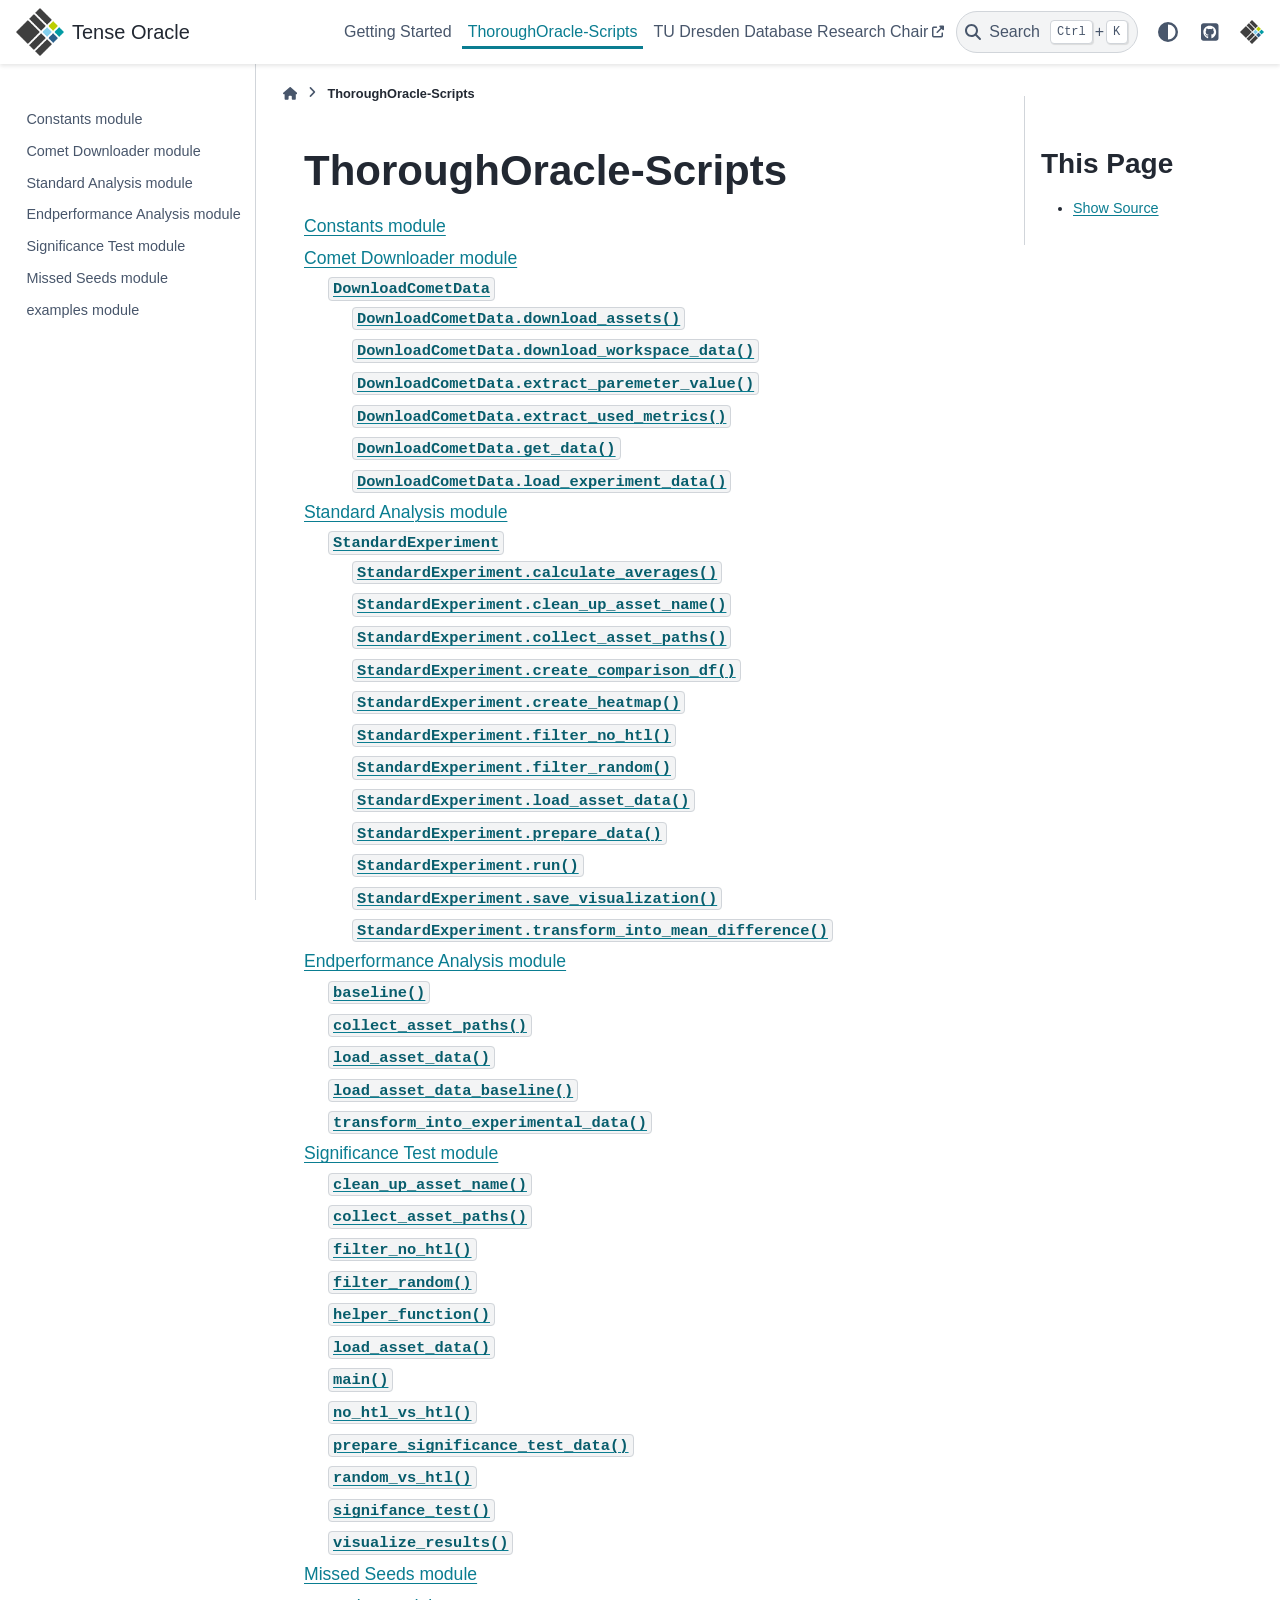
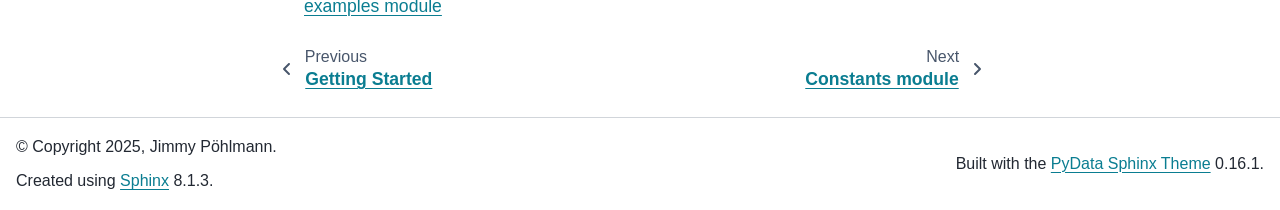
<file: modules.html>
<!DOCTYPE html>


<html lang="en" data-content_root="./" >

  <head>
    <meta charset="utf-8" />
    <meta name="viewport" content="width=device-width, initial-scale=1.0" /><meta name="viewport" content="width=device-width, initial-scale=1" />

    <title>ThoroughOracle-Scripts &#8212; TenseOracle  documentation</title>
  
  
  
  <script data-cfasync="false">
    document.documentElement.dataset.mode = localStorage.getItem("mode") || "";
    document.documentElement.dataset.theme = localStorage.getItem("theme") || "";
  </script>
  <!--
    this give us a css class that will be invisible only if js is disabled
  -->
  <noscript>
    <style>
      .pst-js-only { display: none !important; }

    </style>
  </noscript>
  
  <!-- Loaded before other Sphinx assets -->
  <link href="_static/styles/theme.css?digest=8878045cc6db502f8baf" rel="stylesheet" />
<link href="_static/styles/pydata-sphinx-theme.css?digest=8878045cc6db502f8baf" rel="stylesheet" />

    <link rel="stylesheet" type="text/css" href="_static/pygments.css?v=8f2a1f02" />
    <link rel="stylesheet" type="text/css" href="_static/custom.css?v=3c16df68" />
  
  <!-- So that users can add custom icons -->
  <script src="_static/scripts/fontawesome.js?digest=8878045cc6db502f8baf"></script>
  <!-- Pre-loaded scripts that we'll load fully later -->
  <link rel="preload" as="script" href="_static/scripts/bootstrap.js?digest=8878045cc6db502f8baf" />
<link rel="preload" as="script" href="_static/scripts/pydata-sphinx-theme.js?digest=8878045cc6db502f8baf" />

    <script src="_static/documentation_options.js?v=5929fcd5"></script>
    <script src="_static/doctools.js?v=9bcbadda"></script>
    <script src="_static/sphinx_highlight.js?v=dc90522c"></script>
    <script>DOCUMENTATION_OPTIONS.pagename = 'modules';</script>
    <link rel="icon" href="_static/db_chair_logo.svg"/>
    <link rel="index" title="Index" href="genindex.html" />
    <link rel="search" title="Search" href="search.html" />
    <link rel="next" title="Constants module" href="constants.html" />
    <link rel="prev" title="Getting Started" href="usage.html" />
  <meta name="viewport" content="width=device-width, initial-scale=1"/>
  <meta name="docsearch:language" content="en"/>
  <meta name="docsearch:version" content="" />
  </head>
  
  
  <body data-bs-spy="scroll" data-bs-target=".bd-toc-nav" data-offset="180" data-bs-root-margin="0px 0px -60%" data-default-mode="">

  
  
  <div id="pst-skip-link" class="skip-link d-print-none"><a href="#main-content">Skip to main content</a></div>
  
  <div id="pst-scroll-pixel-helper"></div>
  
  <button type="button" class="btn rounded-pill" id="pst-back-to-top">
    <i class="fa-solid fa-arrow-up"></i>Back to top</button>

  
  <dialog id="pst-search-dialog">
    
<form class="bd-search d-flex align-items-center"
      action="search.html"
      method="get">
  <i class="fa-solid fa-magnifying-glass"></i>
  <input type="search"
         class="form-control"
         name="q"
         placeholder="Search the docs ..."
         aria-label="Search the docs ..."
         autocomplete="off"
         autocorrect="off"
         autocapitalize="off"
         spellcheck="false"/>
  <span class="search-button__kbd-shortcut"><kbd class="kbd-shortcut__modifier">Ctrl</kbd>+<kbd>K</kbd></span>
</form>
  </dialog>

  <div class="pst-async-banner-revealer d-none">
  <aside id="bd-header-version-warning" class="d-none d-print-none" aria-label="Version warning"></aside>
</div>

  
    <header class="bd-header navbar navbar-expand-lg bd-navbar d-print-none">
<div class="bd-header__inner bd-page-width">
  <button class="pst-navbar-icon sidebar-toggle primary-toggle" aria-label="Site navigation">
    <span class="fa-solid fa-bars"></span>
  </button>
  
  
  <div class="col-lg-3 navbar-header-items__start">
    
      <div class="navbar-item">

  
    
  

<a class="navbar-brand logo" href="index.html">
  
  
  
  
  
    
    
      
    
    
    <img src="_static/db_chair_logo.svg" class="logo__image only-light" alt=""/>
    <img src="_static/db_chair_logo.svg" class="logo__image only-dark pst-js-only" alt=""/>
  
  
    <p class="title logo__title">Tense Oracle</p>
  
</a></div>
    
  </div>
  
  <div class="col-lg-9 navbar-header-items">
    
    <div class="me-auto navbar-header-items__center">
      
        <div class="navbar-item">
<nav>
  <ul class="bd-navbar-elements navbar-nav">
    
<li class="nav-item ">
  <a class="nav-link nav-internal" href="usage.html">
    Getting Started
  </a>
</li>


<li class="nav-item current active">
  <a class="nav-link nav-internal" href="#">
    ThoroughOracle-Scripts
  </a>
</li>


<li class="nav-item ">
  <a class="nav-link nav-external" href="https://tu-dresden.de/ing/informatik/sya/db/#intro">
    TU Dresden Database Research Chair
  </a>
</li>

  </ul>
</nav></div>
      
    </div>
    
    
    <div class="navbar-header-items__end">
      
        <div class="navbar-item navbar-persistent--container">
          

<button class="btn search-button-field search-button__button pst-js-only" title="Search" aria-label="Search" data-bs-placement="bottom" data-bs-toggle="tooltip">
 <i class="fa-solid fa-magnifying-glass"></i>
 <span class="search-button__default-text">Search</span>
 <span class="search-button__kbd-shortcut"><kbd class="kbd-shortcut__modifier">Ctrl</kbd>+<kbd class="kbd-shortcut__modifier">K</kbd></span>
</button>
        </div>
      
      
        <div class="navbar-item">

<button class="btn btn-sm nav-link pst-navbar-icon theme-switch-button pst-js-only" aria-label="Color mode" data-bs-title="Color mode"  data-bs-placement="bottom" data-bs-toggle="tooltip">
  <i class="theme-switch fa-solid fa-sun                fa-lg" data-mode="light" title="Light"></i>
  <i class="theme-switch fa-solid fa-moon               fa-lg" data-mode="dark"  title="Dark"></i>
  <i class="theme-switch fa-solid fa-circle-half-stroke fa-lg" data-mode="auto"  title="System Settings"></i>
</button></div>
      
        <div class="navbar-item"><ul class="navbar-icon-links"
    aria-label="Icon Links">
        <li class="nav-item">
          
          
          
          
          
          
          
          
          <a href="https://github.com/JP-SystemsX/TenseOracle" title="GitHub Project" class="nav-link pst-navbar-icon" rel="noopener" target="_blank" data-bs-toggle="tooltip" data-bs-placement="bottom"><i class="fa-brands fa-square-github fa-lg" aria-hidden="true"></i>
            <span class="sr-only">GitHub Project</span></a>
        </li>
        <li class="nav-item">
          
          
          
          
          
          
          
          
          <a href="https://tu-dresden.de/ing/informatik/sya/db/#intro" title="Research Chair" class="nav-link pst-navbar-icon" rel="noopener" target="_blank" data-bs-toggle="tooltip" data-bs-placement="bottom"><img src="_static/db_chair_logo.svg" class="icon-link-image" alt="Research Chair"/></a>
        </li>
</ul></div>
      
    </div>
    
  </div>
  
  
    <div class="navbar-persistent--mobile">

<button class="btn search-button-field search-button__button pst-js-only" title="Search" aria-label="Search" data-bs-placement="bottom" data-bs-toggle="tooltip">
 <i class="fa-solid fa-magnifying-glass"></i>
 <span class="search-button__default-text">Search</span>
 <span class="search-button__kbd-shortcut"><kbd class="kbd-shortcut__modifier">Ctrl</kbd>+<kbd class="kbd-shortcut__modifier">K</kbd></span>
</button>
    </div>
  

  
    <button class="pst-navbar-icon sidebar-toggle secondary-toggle" aria-label="On this page">
      <span class="fa-solid fa-outdent"></span>
    </button>
  
</div>

    </header>
  

  <div class="bd-container">
    <div class="bd-container__inner bd-page-width">
      
      
      
      <dialog id="pst-primary-sidebar-modal"></dialog>
      <div id="pst-primary-sidebar" class="bd-sidebar-primary bd-sidebar">
        

  
  <div class="sidebar-header-items sidebar-primary__section">
    
    
      <div class="sidebar-header-items__center">
        
          
          
            <div class="navbar-item">
<nav>
  <ul class="bd-navbar-elements navbar-nav">
    
<li class="nav-item ">
  <a class="nav-link nav-internal" href="usage.html">
    Getting Started
  </a>
</li>


<li class="nav-item current active">
  <a class="nav-link nav-internal" href="#">
    ThoroughOracle-Scripts
  </a>
</li>


<li class="nav-item ">
  <a class="nav-link nav-external" href="https://tu-dresden.de/ing/informatik/sya/db/#intro">
    TU Dresden Database Research Chair
  </a>
</li>

  </ul>
</nav></div>
          
        
      </div>
    
    
    
      <div class="sidebar-header-items__end">
        
          <div class="navbar-item">

<button class="btn btn-sm nav-link pst-navbar-icon theme-switch-button pst-js-only" aria-label="Color mode" data-bs-title="Color mode"  data-bs-placement="bottom" data-bs-toggle="tooltip">
  <i class="theme-switch fa-solid fa-sun                fa-lg" data-mode="light" title="Light"></i>
  <i class="theme-switch fa-solid fa-moon               fa-lg" data-mode="dark"  title="Dark"></i>
  <i class="theme-switch fa-solid fa-circle-half-stroke fa-lg" data-mode="auto"  title="System Settings"></i>
</button></div>
        
          <div class="navbar-item"><ul class="navbar-icon-links"
    aria-label="Icon Links">
        <li class="nav-item">
          
          
          
          
          
          
          
          
          <a href="https://github.com/JP-SystemsX/TenseOracle" title="GitHub Project" class="nav-link pst-navbar-icon" rel="noopener" target="_blank" data-bs-toggle="tooltip" data-bs-placement="bottom"><i class="fa-brands fa-square-github fa-lg" aria-hidden="true"></i>
            <span class="sr-only">GitHub Project</span></a>
        </li>
        <li class="nav-item">
          
          
          
          
          
          
          
          
          <a href="https://tu-dresden.de/ing/informatik/sya/db/#intro" title="Research Chair" class="nav-link pst-navbar-icon" rel="noopener" target="_blank" data-bs-toggle="tooltip" data-bs-placement="bottom"><img src="_static/db_chair_logo.svg" class="icon-link-image" alt="Research Chair"/></a>
        </li>
</ul></div>
        
      </div>
    
  </div>
  
    <div class="sidebar-primary-items__start sidebar-primary__section">
        <div class="sidebar-primary-item">
<nav class="bd-docs-nav bd-links"
     aria-label="Section Navigation">
  <p class="bd-links__title" role="heading" aria-level="1">Section Navigation</p>
  <div class="bd-toc-item navbar-nav"><ul class="nav bd-sidenav">
<li class="toctree-l1"><a class="reference internal" href="constants.html">Constants module</a></li>
<li class="toctree-l1"><a class="reference internal" href="comet_downloader.html">Comet Downloader module</a></li>
<li class="toctree-l1"><a class="reference internal" href="standard_analysis.html">Standard Analysis module</a></li>
<li class="toctree-l1"><a class="reference internal" href="endperformance_analysis.html">Endperformance Analysis module</a></li>
<li class="toctree-l1"><a class="reference internal" href="significance_test.html">Significance Test module</a></li>
<li class="toctree-l1"><a class="reference internal" href="missed_seeds.html">Missed Seeds module</a></li>
<li class="toctree-l1"><a class="reference internal" href="examples.html">examples module</a></li>
</ul>
</div>
</nav></div>
    </div>
  
  
  <div class="sidebar-primary-items__end sidebar-primary__section">
      <div class="sidebar-primary-item">
<div id="ethical-ad-placement"
      class="flat"
      data-ea-publisher="readthedocs"
      data-ea-type="readthedocs-sidebar"
      data-ea-manual="true">
</div></div>
  </div>


      </div>
      
      <main id="main-content" class="bd-main" role="main">
        
        
          <div class="bd-content">
            <div class="bd-article-container">
              
              <div class="bd-header-article d-print-none">
<div class="header-article-items header-article__inner">
  
    <div class="header-article-items__start">
      
        <div class="header-article-item">

<nav aria-label="Breadcrumb" class="d-print-none">
  <ul class="bd-breadcrumbs">
    
    <li class="breadcrumb-item breadcrumb-home">
      <a href="index.html" class="nav-link" aria-label="Home">
        <i class="fa-solid fa-home"></i>
      </a>
    </li>
    <li class="breadcrumb-item active" aria-current="page"><span class="ellipsis">ThoroughOracle-Scripts</span></li>
  </ul>
</nav>
</div>
      
    </div>
  
  
</div>
</div>
              
              
              
                
<div id="searchbox"></div>
                <article class="bd-article">
                  
  <section id="thoroughoracle-scripts">
<h1>ThoroughOracle-Scripts<a class="headerlink" href="#thoroughoracle-scripts" title="Link to this heading">#</a></h1>
<div class="toctree-wrapper compound">
<ul>
<li class="toctree-l1"><a class="reference internal" href="constants.html">Constants module</a></li>
<li class="toctree-l1"><a class="reference internal" href="comet_downloader.html">Comet Downloader module</a><ul>
<li class="toctree-l2"><a class="reference internal" href="comet_downloader.html#comet_downloader.DownloadCometData"><code class="docutils literal notranslate"><span class="pre">DownloadCometData</span></code></a><ul>
<li class="toctree-l3"><a class="reference internal" href="comet_downloader.html#comet_downloader.DownloadCometData.download_assets"><code class="docutils literal notranslate"><span class="pre">DownloadCometData.download_assets()</span></code></a></li>
<li class="toctree-l3"><a class="reference internal" href="comet_downloader.html#comet_downloader.DownloadCometData.download_workspace_data"><code class="docutils literal notranslate"><span class="pre">DownloadCometData.download_workspace_data()</span></code></a></li>
<li class="toctree-l3"><a class="reference internal" href="comet_downloader.html#comet_downloader.DownloadCometData.extract_paremeter_value"><code class="docutils literal notranslate"><span class="pre">DownloadCometData.extract_paremeter_value()</span></code></a></li>
<li class="toctree-l3"><a class="reference internal" href="comet_downloader.html#comet_downloader.DownloadCometData.extract_used_metrics"><code class="docutils literal notranslate"><span class="pre">DownloadCometData.extract_used_metrics()</span></code></a></li>
<li class="toctree-l3"><a class="reference internal" href="comet_downloader.html#comet_downloader.DownloadCometData.get_data"><code class="docutils literal notranslate"><span class="pre">DownloadCometData.get_data()</span></code></a></li>
<li class="toctree-l3"><a class="reference internal" href="comet_downloader.html#comet_downloader.DownloadCometData.load_experiment_data"><code class="docutils literal notranslate"><span class="pre">DownloadCometData.load_experiment_data()</span></code></a></li>
</ul>
</li>
</ul>
</li>
<li class="toctree-l1"><a class="reference internal" href="standard_analysis.html">Standard Analysis module</a><ul>
<li class="toctree-l2"><a class="reference internal" href="standard_analysis.html#standard_analysis.StandardExperiment"><code class="docutils literal notranslate"><span class="pre">StandardExperiment</span></code></a><ul>
<li class="toctree-l3"><a class="reference internal" href="standard_analysis.html#standard_analysis.StandardExperiment.calculate_averages"><code class="docutils literal notranslate"><span class="pre">StandardExperiment.calculate_averages()</span></code></a></li>
<li class="toctree-l3"><a class="reference internal" href="standard_analysis.html#standard_analysis.StandardExperiment.clean_up_asset_name"><code class="docutils literal notranslate"><span class="pre">StandardExperiment.clean_up_asset_name()</span></code></a></li>
<li class="toctree-l3"><a class="reference internal" href="standard_analysis.html#standard_analysis.StandardExperiment.collect_asset_paths"><code class="docutils literal notranslate"><span class="pre">StandardExperiment.collect_asset_paths()</span></code></a></li>
<li class="toctree-l3"><a class="reference internal" href="standard_analysis.html#standard_analysis.StandardExperiment.create_comparison_df"><code class="docutils literal notranslate"><span class="pre">StandardExperiment.create_comparison_df()</span></code></a></li>
<li class="toctree-l3"><a class="reference internal" href="standard_analysis.html#standard_analysis.StandardExperiment.create_heatmap"><code class="docutils literal notranslate"><span class="pre">StandardExperiment.create_heatmap()</span></code></a></li>
<li class="toctree-l3"><a class="reference internal" href="standard_analysis.html#standard_analysis.StandardExperiment.filter_no_htl"><code class="docutils literal notranslate"><span class="pre">StandardExperiment.filter_no_htl()</span></code></a></li>
<li class="toctree-l3"><a class="reference internal" href="standard_analysis.html#standard_analysis.StandardExperiment.filter_random"><code class="docutils literal notranslate"><span class="pre">StandardExperiment.filter_random()</span></code></a></li>
<li class="toctree-l3"><a class="reference internal" href="standard_analysis.html#standard_analysis.StandardExperiment.load_asset_data"><code class="docutils literal notranslate"><span class="pre">StandardExperiment.load_asset_data()</span></code></a></li>
<li class="toctree-l3"><a class="reference internal" href="standard_analysis.html#standard_analysis.StandardExperiment.prepare_data"><code class="docutils literal notranslate"><span class="pre">StandardExperiment.prepare_data()</span></code></a></li>
<li class="toctree-l3"><a class="reference internal" href="standard_analysis.html#standard_analysis.StandardExperiment.run"><code class="docutils literal notranslate"><span class="pre">StandardExperiment.run()</span></code></a></li>
<li class="toctree-l3"><a class="reference internal" href="standard_analysis.html#standard_analysis.StandardExperiment.save_visualization"><code class="docutils literal notranslate"><span class="pre">StandardExperiment.save_visualization()</span></code></a></li>
<li class="toctree-l3"><a class="reference internal" href="standard_analysis.html#standard_analysis.StandardExperiment.transform_into_mean_difference"><code class="docutils literal notranslate"><span class="pre">StandardExperiment.transform_into_mean_difference()</span></code></a></li>
</ul>
</li>
</ul>
</li>
<li class="toctree-l1"><a class="reference internal" href="endperformance_analysis.html">Endperformance Analysis module</a><ul>
<li class="toctree-l2"><a class="reference internal" href="endperformance_analysis.html#endperformance_analysis.baseline"><code class="docutils literal notranslate"><span class="pre">baseline()</span></code></a></li>
<li class="toctree-l2"><a class="reference internal" href="endperformance_analysis.html#endperformance_analysis.collect_asset_paths"><code class="docutils literal notranslate"><span class="pre">collect_asset_paths()</span></code></a></li>
<li class="toctree-l2"><a class="reference internal" href="endperformance_analysis.html#endperformance_analysis.load_asset_data"><code class="docutils literal notranslate"><span class="pre">load_asset_data()</span></code></a></li>
<li class="toctree-l2"><a class="reference internal" href="endperformance_analysis.html#endperformance_analysis.load_asset_data_baseline"><code class="docutils literal notranslate"><span class="pre">load_asset_data_baseline()</span></code></a></li>
<li class="toctree-l2"><a class="reference internal" href="endperformance_analysis.html#endperformance_analysis.transform_into_experimental_data"><code class="docutils literal notranslate"><span class="pre">transform_into_experimental_data()</span></code></a></li>
</ul>
</li>
<li class="toctree-l1"><a class="reference internal" href="significance_test.html">Significance Test module</a><ul>
<li class="toctree-l2"><a class="reference internal" href="significance_test.html#significance_test.clean_up_asset_name"><code class="docutils literal notranslate"><span class="pre">clean_up_asset_name()</span></code></a></li>
<li class="toctree-l2"><a class="reference internal" href="significance_test.html#significance_test.collect_asset_paths"><code class="docutils literal notranslate"><span class="pre">collect_asset_paths()</span></code></a></li>
<li class="toctree-l2"><a class="reference internal" href="significance_test.html#significance_test.filter_no_htl"><code class="docutils literal notranslate"><span class="pre">filter_no_htl()</span></code></a></li>
<li class="toctree-l2"><a class="reference internal" href="significance_test.html#significance_test.filter_random"><code class="docutils literal notranslate"><span class="pre">filter_random()</span></code></a></li>
<li class="toctree-l2"><a class="reference internal" href="significance_test.html#significance_test.helper_function"><code class="docutils literal notranslate"><span class="pre">helper_function()</span></code></a></li>
<li class="toctree-l2"><a class="reference internal" href="significance_test.html#significance_test.load_asset_data"><code class="docutils literal notranslate"><span class="pre">load_asset_data()</span></code></a></li>
<li class="toctree-l2"><a class="reference internal" href="significance_test.html#significance_test.main"><code class="docutils literal notranslate"><span class="pre">main()</span></code></a></li>
<li class="toctree-l2"><a class="reference internal" href="significance_test.html#significance_test.no_htl_vs_htl"><code class="docutils literal notranslate"><span class="pre">no_htl_vs_htl()</span></code></a></li>
<li class="toctree-l2"><a class="reference internal" href="significance_test.html#significance_test.prepare_significance_test_data"><code class="docutils literal notranslate"><span class="pre">prepare_significance_test_data()</span></code></a></li>
<li class="toctree-l2"><a class="reference internal" href="significance_test.html#significance_test.random_vs_htl"><code class="docutils literal notranslate"><span class="pre">random_vs_htl()</span></code></a></li>
<li class="toctree-l2"><a class="reference internal" href="significance_test.html#significance_test.signifance_test"><code class="docutils literal notranslate"><span class="pre">signifance_test()</span></code></a></li>
<li class="toctree-l2"><a class="reference internal" href="significance_test.html#significance_test.visualize_results"><code class="docutils literal notranslate"><span class="pre">visualize_results()</span></code></a></li>
</ul>
</li>
<li class="toctree-l1"><a class="reference internal" href="missed_seeds.html">Missed Seeds module</a></li>
<li class="toctree-l1"><a class="reference internal" href="examples.html">examples module</a></li>
</ul>
</div>
</section>


                </article>
              
              
              
              
              
                <footer class="prev-next-footer d-print-none">
                  
<div class="prev-next-area">
    <a class="left-prev"
       href="usage.html"
       title="previous page">
      <i class="fa-solid fa-angle-left"></i>
      <div class="prev-next-info">
        <p class="prev-next-subtitle">previous</p>
        <p class="prev-next-title">Getting Started</p>
      </div>
    </a>
    <a class="right-next"
       href="constants.html"
       title="next page">
      <div class="prev-next-info">
        <p class="prev-next-subtitle">next</p>
        <p class="prev-next-title">Constants module</p>
      </div>
      <i class="fa-solid fa-angle-right"></i>
    </a>
</div>
                </footer>
              
            </div>
            
            
              
                <dialog id="pst-secondary-sidebar-modal"></dialog>
                <div id="pst-secondary-sidebar" class="bd-sidebar-secondary bd-toc"><div class="sidebar-secondary-items sidebar-secondary__inner">


  <div class="sidebar-secondary-item">
  <div role="note" aria-label="source link">
    <h3>This Page</h3>
    <ul class="this-page-menu">
      <li><a href="_sources/modules.rst.txt"
            rel="nofollow">Show Source</a></li>
    </ul>
   </div></div>

</div></div>
              
            
          </div>
          <footer class="bd-footer-content">
            
          </footer>
        
      </main>
    </div>
  </div>
  
  <!-- Scripts loaded after <body> so the DOM is not blocked -->
  <script defer src="_static/scripts/bootstrap.js?digest=8878045cc6db502f8baf"></script>
<script defer src="_static/scripts/pydata-sphinx-theme.js?digest=8878045cc6db502f8baf"></script>

  <footer class="bd-footer">
<div class="bd-footer__inner bd-page-width">
  
    <div class="footer-items__start">
      
        <div class="footer-item">

  <p class="copyright">
    
      © Copyright 2025, Jimmy Pöhlmann.
      <br/>
    
  </p>
</div>
      
        <div class="footer-item">

  <p class="sphinx-version">
    Created using <a href="https://www.sphinx-doc.org/">Sphinx</a> 8.1.3.
    <br/>
  </p>
</div>
      
    </div>
  
  
  
    <div class="footer-items__end">
      
        <div class="footer-item">
<p class="theme-version">
  <!-- # L10n: Setting the PST URL as an argument as this does not need to be localized -->
  Built with the <a href="https://pydata-sphinx-theme.readthedocs.io/en/stable/index.html">PyData Sphinx Theme</a> 0.16.1.
</p></div>
      
    </div>
  
</div>

  </footer>
  </body>
</html>
</file>
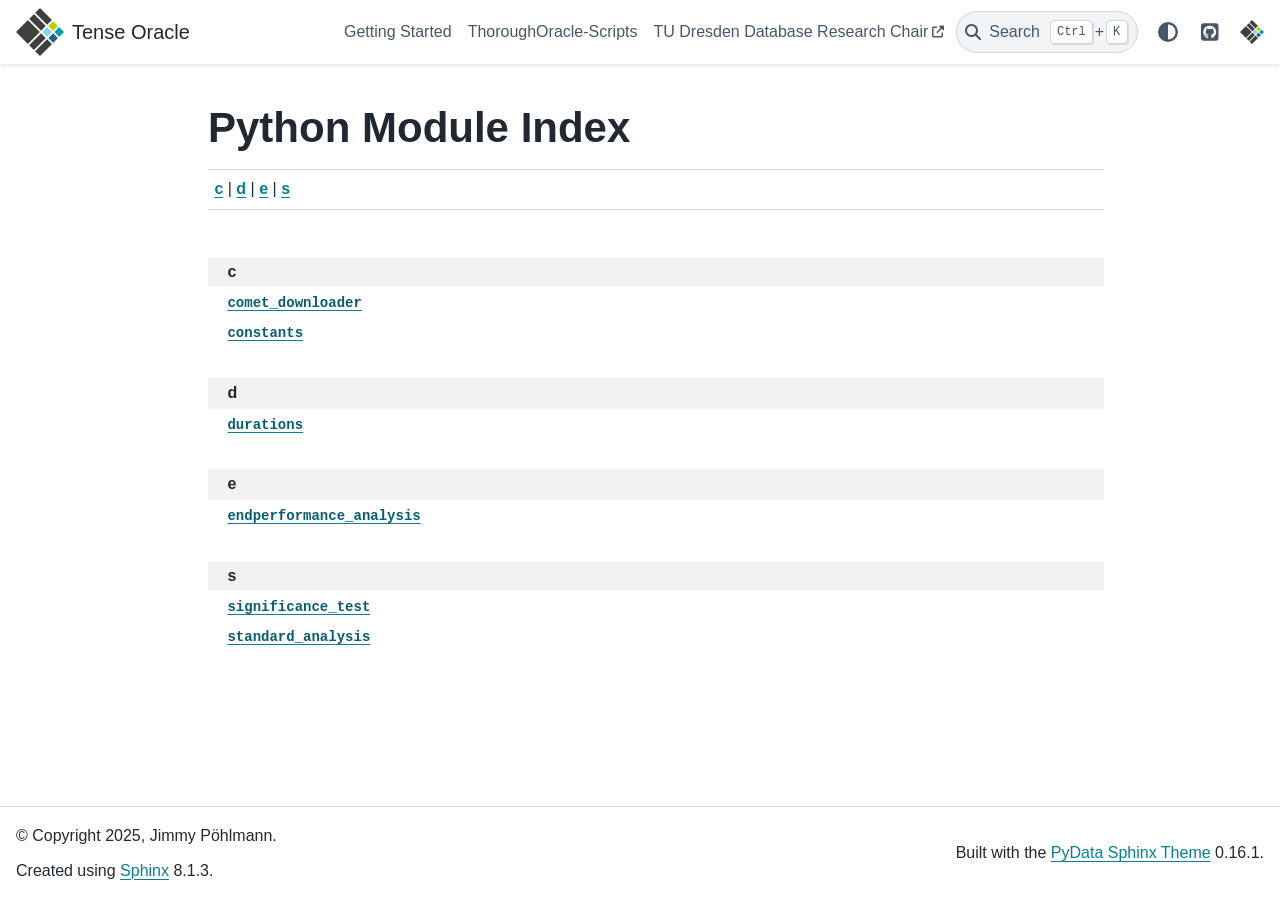
<file: py-modindex.html>
<!DOCTYPE html>


<html lang="en" data-content_root="./" >

  <head>
    <meta charset="utf-8" />
    <meta name="viewport" content="width=device-width, initial-scale=1.0" />
    <title>Python Module Index &#8212; TenseOracle  documentation</title>
  
  
  
  <script data-cfasync="false">
    document.documentElement.dataset.mode = localStorage.getItem("mode") || "";
    document.documentElement.dataset.theme = localStorage.getItem("theme") || "";
  </script>
  <!--
    this give us a css class that will be invisible only if js is disabled
  -->
  <noscript>
    <style>
      .pst-js-only { display: none !important; }

    </style>
  </noscript>
  
  <!-- Loaded before other Sphinx assets -->
  <link href="_static/styles/theme.css?digest=8878045cc6db502f8baf" rel="stylesheet" />
<link href="_static/styles/pydata-sphinx-theme.css?digest=8878045cc6db502f8baf" rel="stylesheet" />

    <link rel="stylesheet" type="text/css" href="_static/pygments.css?v=8f2a1f02" />
    <link rel="stylesheet" type="text/css" href="_static/custom.css?v=3c16df68" />
  
  <!-- So that users can add custom icons -->
  <script src="_static/scripts/fontawesome.js?digest=8878045cc6db502f8baf"></script>
  <!-- Pre-loaded scripts that we'll load fully later -->
  <link rel="preload" as="script" href="_static/scripts/bootstrap.js?digest=8878045cc6db502f8baf" />
<link rel="preload" as="script" href="_static/scripts/pydata-sphinx-theme.js?digest=8878045cc6db502f8baf" />

    <script src="_static/documentation_options.js?v=5929fcd5"></script>
    <script src="_static/doctools.js?v=9bcbadda"></script>
    <script src="_static/sphinx_highlight.js?v=dc90522c"></script>
    <script>DOCUMENTATION_OPTIONS.pagename = 'py-modindex';</script>
    <link rel="icon" href="_static/db_chair_logo.svg"/>
    <link rel="index" title="Index" href="genindex.html" />
    <link rel="search" title="Search" href="search.html" />

  <meta name="viewport" content="width=device-width, initial-scale=1"/>
  <meta name="docsearch:language" content="en"/>
  <meta name="docsearch:version" content="" />

    <script>
      DOCUMENTATION_OPTIONS.COLLAPSE_INDEX = true;
    </script>


  </head>
  
  
  <body data-bs-spy="scroll" data-bs-target=".bd-toc-nav" data-offset="180" data-bs-root-margin="0px 0px -60%" data-default-mode="">

  
  
  <div id="pst-skip-link" class="skip-link d-print-none"><a href="#main-content">Skip to main content</a></div>
  
  <div id="pst-scroll-pixel-helper"></div>
  
  <button type="button" class="btn rounded-pill" id="pst-back-to-top">
    <i class="fa-solid fa-arrow-up"></i>Back to top</button>

  
  <dialog id="pst-search-dialog">
    
<form class="bd-search d-flex align-items-center"
      action="search.html"
      method="get">
  <i class="fa-solid fa-magnifying-glass"></i>
  <input type="search"
         class="form-control"
         name="q"
         placeholder="Search the docs ..."
         aria-label="Search the docs ..."
         autocomplete="off"
         autocorrect="off"
         autocapitalize="off"
         spellcheck="false"/>
  <span class="search-button__kbd-shortcut"><kbd class="kbd-shortcut__modifier">Ctrl</kbd>+<kbd>K</kbd></span>
</form>
  </dialog>

  <div class="pst-async-banner-revealer d-none">
  <aside id="bd-header-version-warning" class="d-none d-print-none" aria-label="Version warning"></aside>
</div>

  
    <header class="bd-header navbar navbar-expand-lg bd-navbar d-print-none">
<div class="bd-header__inner bd-page-width">
  <button class="pst-navbar-icon sidebar-toggle primary-toggle" aria-label="Site navigation">
    <span class="fa-solid fa-bars"></span>
  </button>
  
  
  <div class="col-lg-3 navbar-header-items__start">
    
      <div class="navbar-item">

  
    
  

<a class="navbar-brand logo" href="index.html">
  
  
  
  
  
    
    
      
    
    
    <img src="_static/db_chair_logo.svg" class="logo__image only-light" alt=""/>
    <img src="_static/db_chair_logo.svg" class="logo__image only-dark pst-js-only" alt=""/>
  
  
    <p class="title logo__title">Tense Oracle</p>
  
</a></div>
    
  </div>
  
  <div class="col-lg-9 navbar-header-items">
    
    <div class="me-auto navbar-header-items__center">
      
        <div class="navbar-item">
<nav>
  <ul class="bd-navbar-elements navbar-nav">
    
<li class="nav-item ">
  <a class="nav-link nav-internal" href="usage.html">
    Getting Started
  </a>
</li>


<li class="nav-item ">
  <a class="nav-link nav-internal" href="modules.html">
    ThoroughOracle-Scripts
  </a>
</li>


<li class="nav-item ">
  <a class="nav-link nav-external" href="https://tu-dresden.de/ing/informatik/sya/db/#intro">
    TU Dresden Database Research Chair
  </a>
</li>

  </ul>
</nav></div>
      
    </div>
    
    
    <div class="navbar-header-items__end">
      
        <div class="navbar-item navbar-persistent--container">
          

<button class="btn search-button-field search-button__button pst-js-only" title="Search" aria-label="Search" data-bs-placement="bottom" data-bs-toggle="tooltip">
 <i class="fa-solid fa-magnifying-glass"></i>
 <span class="search-button__default-text">Search</span>
 <span class="search-button__kbd-shortcut"><kbd class="kbd-shortcut__modifier">Ctrl</kbd>+<kbd class="kbd-shortcut__modifier">K</kbd></span>
</button>
        </div>
      
      
        <div class="navbar-item">

<button class="btn btn-sm nav-link pst-navbar-icon theme-switch-button pst-js-only" aria-label="Color mode" data-bs-title="Color mode"  data-bs-placement="bottom" data-bs-toggle="tooltip">
  <i class="theme-switch fa-solid fa-sun                fa-lg" data-mode="light" title="Light"></i>
  <i class="theme-switch fa-solid fa-moon               fa-lg" data-mode="dark"  title="Dark"></i>
  <i class="theme-switch fa-solid fa-circle-half-stroke fa-lg" data-mode="auto"  title="System Settings"></i>
</button></div>
      
        <div class="navbar-item"><ul class="navbar-icon-links"
    aria-label="Icon Links">
        <li class="nav-item">
          
          
          
          
          
          
          
          
          <a href="https://github.com/JP-SystemsX/TenseOracle" title="GitHub Project" class="nav-link pst-navbar-icon" rel="noopener" target="_blank" data-bs-toggle="tooltip" data-bs-placement="bottom"><i class="fa-brands fa-square-github fa-lg" aria-hidden="true"></i>
            <span class="sr-only">GitHub Project</span></a>
        </li>
        <li class="nav-item">
          
          
          
          
          
          
          
          
          <a href="https://tu-dresden.de/ing/informatik/sya/db/#intro" title="Research Chair" class="nav-link pst-navbar-icon" rel="noopener" target="_blank" data-bs-toggle="tooltip" data-bs-placement="bottom"><img src="_static/db_chair_logo.svg" class="icon-link-image" alt="Research Chair"/></a>
        </li>
</ul></div>
      
    </div>
    
  </div>
  
  
    <div class="navbar-persistent--mobile">

<button class="btn search-button-field search-button__button pst-js-only" title="Search" aria-label="Search" data-bs-placement="bottom" data-bs-toggle="tooltip">
 <i class="fa-solid fa-magnifying-glass"></i>
 <span class="search-button__default-text">Search</span>
 <span class="search-button__kbd-shortcut"><kbd class="kbd-shortcut__modifier">Ctrl</kbd>+<kbd class="kbd-shortcut__modifier">K</kbd></span>
</button>
    </div>
  

  
</div>

    </header>
  

  <div class="bd-container">
    <div class="bd-container__inner bd-page-width">
      
      
      
        
      
      <dialog id="pst-primary-sidebar-modal"></dialog>
      <div id="pst-primary-sidebar" class="bd-sidebar-primary bd-sidebar hide-on-wide">
        

  
  <div class="sidebar-header-items sidebar-primary__section">
    
    
      <div class="sidebar-header-items__center">
        
          
          
            <div class="navbar-item">
<nav>
  <ul class="bd-navbar-elements navbar-nav">
    
<li class="nav-item ">
  <a class="nav-link nav-internal" href="usage.html">
    Getting Started
  </a>
</li>


<li class="nav-item ">
  <a class="nav-link nav-internal" href="modules.html">
    ThoroughOracle-Scripts
  </a>
</li>


<li class="nav-item ">
  <a class="nav-link nav-external" href="https://tu-dresden.de/ing/informatik/sya/db/#intro">
    TU Dresden Database Research Chair
  </a>
</li>

  </ul>
</nav></div>
          
        
      </div>
    
    
    
      <div class="sidebar-header-items__end">
        
          <div class="navbar-item">

<button class="btn btn-sm nav-link pst-navbar-icon theme-switch-button pst-js-only" aria-label="Color mode" data-bs-title="Color mode"  data-bs-placement="bottom" data-bs-toggle="tooltip">
  <i class="theme-switch fa-solid fa-sun                fa-lg" data-mode="light" title="Light"></i>
  <i class="theme-switch fa-solid fa-moon               fa-lg" data-mode="dark"  title="Dark"></i>
  <i class="theme-switch fa-solid fa-circle-half-stroke fa-lg" data-mode="auto"  title="System Settings"></i>
</button></div>
        
          <div class="navbar-item"><ul class="navbar-icon-links"
    aria-label="Icon Links">
        <li class="nav-item">
          
          
          
          
          
          
          
          
          <a href="https://github.com/JP-SystemsX/TenseOracle" title="GitHub Project" class="nav-link pst-navbar-icon" rel="noopener" target="_blank" data-bs-toggle="tooltip" data-bs-placement="bottom"><i class="fa-brands fa-square-github fa-lg" aria-hidden="true"></i>
            <span class="sr-only">GitHub Project</span></a>
        </li>
        <li class="nav-item">
          
          
          
          
          
          
          
          
          <a href="https://tu-dresden.de/ing/informatik/sya/db/#intro" title="Research Chair" class="nav-link pst-navbar-icon" rel="noopener" target="_blank" data-bs-toggle="tooltip" data-bs-placement="bottom"><img src="_static/db_chair_logo.svg" class="icon-link-image" alt="Research Chair"/></a>
        </li>
</ul></div>
        
      </div>
    
  </div>
  
  
  <div class="sidebar-primary-items__end sidebar-primary__section">
      <div class="sidebar-primary-item">
<div id="ethical-ad-placement"
      class="flat"
      data-ea-publisher="readthedocs"
      data-ea-type="readthedocs-sidebar"
      data-ea-manual="true">
</div></div>
  </div>


      </div>
      
      <main id="main-content" class="bd-main" role="main">
        
        
          <div class="bd-content">
            <div class="bd-article-container">
              
              <div class="bd-header-article d-print-none"></div>
              
              
              
                
<div id="searchbox"></div>
                <article class="bd-article">
                  

   <h1>Python Module Index</h1>

   <div class="modindex-jumpbox">
   <a href="#cap-c"><strong>c</strong></a> | 
   <a href="#cap-d"><strong>d</strong></a> | 
   <a href="#cap-e"><strong>e</strong></a> | 
   <a href="#cap-s"><strong>s</strong></a>
   </div>

   <table class="indextable modindextable">
     <tr class="pcap"><td></td><td>&#160;</td><td></td></tr>
     <tr class="cap" id="cap-c"><td></td><td>
       <strong>c</strong></td><td></td></tr>
     <tr>
       <td></td>
       <td>
       <a href="comet_downloader.html#module-comet_downloader"><code class="xref">comet_downloader</code></a></td><td>
       <em></em></td></tr>
     <tr>
       <td></td>
       <td>
       <a href="constants.html#module-constants"><code class="xref">constants</code></a></td><td>
       <em></em></td></tr>
     <tr class="pcap"><td></td><td>&#160;</td><td></td></tr>
     <tr class="cap" id="cap-d"><td></td><td>
       <strong>d</strong></td><td></td></tr>
     <tr>
       <td></td>
       <td>
       <a href="durations.html#module-durations"><code class="xref">durations</code></a></td><td>
       <em></em></td></tr>
     <tr class="pcap"><td></td><td>&#160;</td><td></td></tr>
     <tr class="cap" id="cap-e"><td></td><td>
       <strong>e</strong></td><td></td></tr>
     <tr>
       <td></td>
       <td>
       <a href="endperformance_analysis.html#module-endperformance_analysis"><code class="xref">endperformance_analysis</code></a></td><td>
       <em></em></td></tr>
     <tr class="pcap"><td></td><td>&#160;</td><td></td></tr>
     <tr class="cap" id="cap-s"><td></td><td>
       <strong>s</strong></td><td></td></tr>
     <tr>
       <td></td>
       <td>
       <a href="significance_test.html#module-significance_test"><code class="xref">significance_test</code></a></td><td>
       <em></em></td></tr>
     <tr>
       <td></td>
       <td>
       <a href="standard_analysis.html#module-standard_analysis"><code class="xref">standard_analysis</code></a></td><td>
       <em></em></td></tr>
   </table>


                </article>
              
              
              
              
              
                <footer class="prev-next-footer d-print-none">
                  
<div class="prev-next-area">
</div>
                </footer>
              
            </div>
            
            
              
            
          </div>
          <footer class="bd-footer-content">
            
          </footer>
        
      </main>
    </div>
  </div>
  
  <!-- Scripts loaded after <body> so the DOM is not blocked -->
  <script defer src="_static/scripts/bootstrap.js?digest=8878045cc6db502f8baf"></script>
<script defer src="_static/scripts/pydata-sphinx-theme.js?digest=8878045cc6db502f8baf"></script>

  <footer class="bd-footer">
<div class="bd-footer__inner bd-page-width">
  
    <div class="footer-items__start">
      
        <div class="footer-item">

  <p class="copyright">
    
      © Copyright 2025, Jimmy Pöhlmann.
      <br/>
    
  </p>
</div>
      
        <div class="footer-item">

  <p class="sphinx-version">
    Created using <a href="https://www.sphinx-doc.org/">Sphinx</a> 8.1.3.
    <br/>
  </p>
</div>
      
    </div>
  
  
  
    <div class="footer-items__end">
      
        <div class="footer-item">
<p class="theme-version">
  <!-- # L10n: Setting the PST URL as an argument as this does not need to be localized -->
  Built with the <a href="https://pydata-sphinx-theme.readthedocs.io/en/stable/index.html">PyData Sphinx Theme</a> 0.16.1.
</p></div>
      
    </div>
  
</div>

  </footer>
  </body>
</html>
</file>
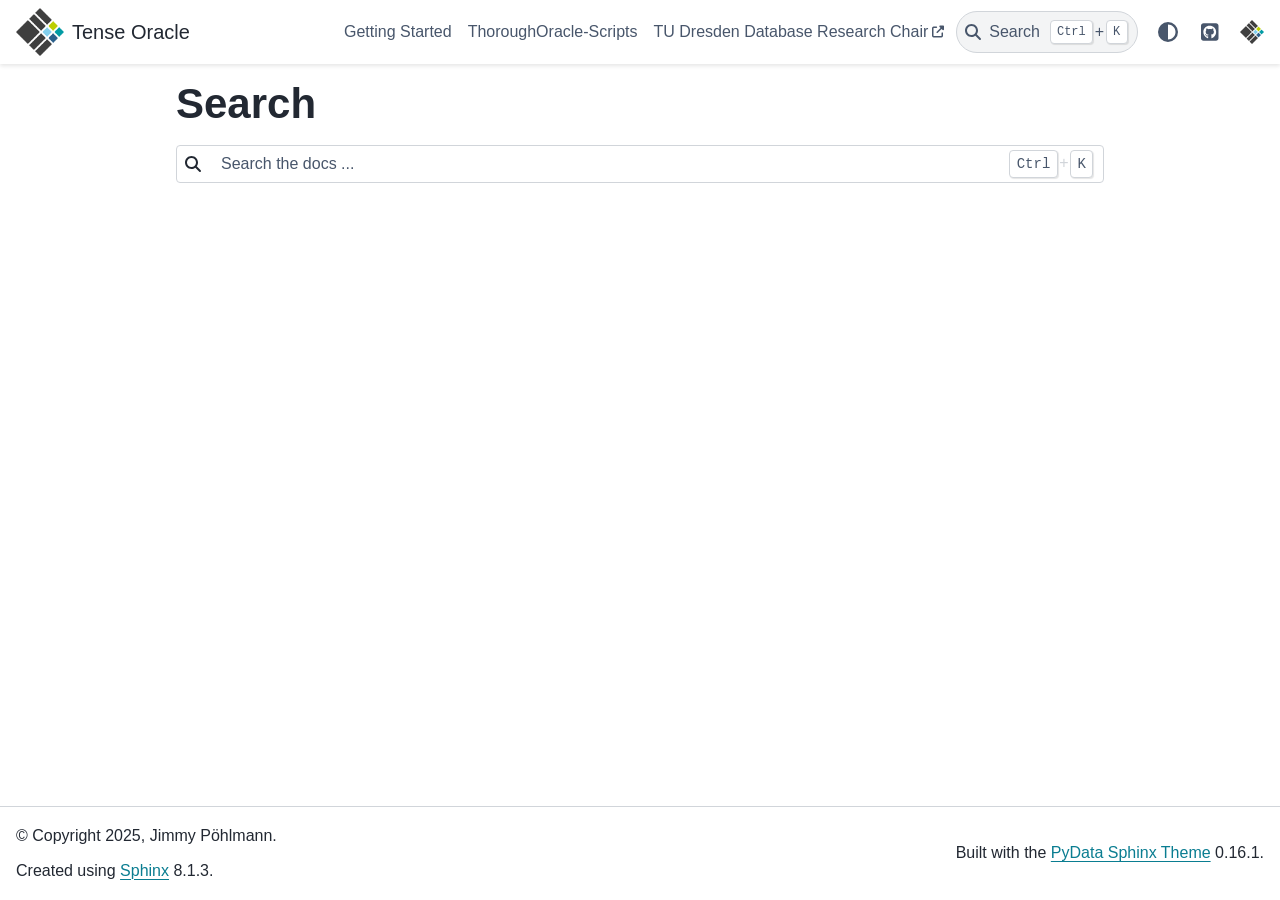
<file: search.html>
<!DOCTYPE html>


<html lang="en" data-content_root="./" >

  <head>
    <meta charset="utf-8" />
    <meta name="viewport" content="width=device-width, initial-scale=1.0" /><title>Search - TenseOracle  documentation</title>
  
  
  
  <script data-cfasync="false">
    document.documentElement.dataset.mode = localStorage.getItem("mode") || "";
    document.documentElement.dataset.theme = localStorage.getItem("theme") || "";
  </script>
  <!--
    this give us a css class that will be invisible only if js is disabled
  -->
  <noscript>
    <style>
      .pst-js-only { display: none !important; }

    </style>
  </noscript>
  
  <!-- Loaded before other Sphinx assets -->
  <link href="_static/styles/theme.css?digest=8878045cc6db502f8baf" rel="stylesheet" />
<link href="_static/styles/pydata-sphinx-theme.css?digest=8878045cc6db502f8baf" rel="stylesheet" />

    <link rel="stylesheet" type="text/css" href="_static/pygments.css?v=8f2a1f02" />
    <link rel="stylesheet" type="text/css" href="_static/custom.css?v=3c16df68" />
  
  <!-- So that users can add custom icons -->
  <script src="_static/scripts/fontawesome.js?digest=8878045cc6db502f8baf"></script>
  <!-- Pre-loaded scripts that we'll load fully later -->
  <link rel="preload" as="script" href="_static/scripts/bootstrap.js?digest=8878045cc6db502f8baf" />
<link rel="preload" as="script" href="_static/scripts/pydata-sphinx-theme.js?digest=8878045cc6db502f8baf" />

    <script src="_static/documentation_options.js?v=5929fcd5"></script>
    <script src="_static/doctools.js?v=9bcbadda"></script>
    <script src="_static/sphinx_highlight.js?v=dc90522c"></script>
    <script>DOCUMENTATION_OPTIONS.pagename = 'search';</script>
  <script src="_static/searchtools.js"></script>
  <script src="_static/language_data.js"></script>
  <script src="searchindex.js"></script>
    <link rel="icon" href="_static/db_chair_logo.svg"/>
    <link rel="index" title="Index" href="genindex.html" />
    <link rel="search" title="Search" href="#" />
  <meta name="viewport" content="width=device-width, initial-scale=1"/>
  <meta name="docsearch:language" content="en"/>
  <meta name="docsearch:version" content="" />
  </head>
  
  
  <body data-bs-spy="scroll" data-bs-target=".bd-toc-nav" data-offset="180" data-bs-root-margin="0px 0px -60%" data-default-mode="">

  
  
  <div id="pst-skip-link" class="skip-link d-print-none"><a href="#main-content">Skip to main content</a></div>
  
  <div id="pst-scroll-pixel-helper"></div>
  
  <button type="button" class="btn rounded-pill" id="pst-back-to-top">
    <i class="fa-solid fa-arrow-up"></i>Back to top</button>

  
  <dialog id="pst-search-dialog">
    
<form class="bd-search d-flex align-items-center"
      action="#"
      method="get">
  <i class="fa-solid fa-magnifying-glass"></i>
  <input type="search"
         class="form-control"
         name="q"
         placeholder="Search the docs ..."
         aria-label="Search the docs ..."
         autocomplete="off"
         autocorrect="off"
         autocapitalize="off"
         spellcheck="false"/>
  <span class="search-button__kbd-shortcut"><kbd class="kbd-shortcut__modifier">Ctrl</kbd>+<kbd>K</kbd></span>
</form>
  </dialog>

  <div class="pst-async-banner-revealer d-none">
  <aside id="bd-header-version-warning" class="d-none d-print-none" aria-label="Version warning"></aside>
</div>

  
    <header class="bd-header navbar navbar-expand-lg bd-navbar d-print-none">
<div class="bd-header__inner bd-page-width">
  <button class="pst-navbar-icon sidebar-toggle primary-toggle" aria-label="Site navigation">
    <span class="fa-solid fa-bars"></span>
  </button>
  
  
  <div class="col-lg-3 navbar-header-items__start">
    
      <div class="navbar-item">

  
    
  

<a class="navbar-brand logo" href="index.html">
  
  
  
  
  
    
    
      
    
    
    <img src="_static/db_chair_logo.svg" class="logo__image only-light" alt=""/>
    <img src="_static/db_chair_logo.svg" class="logo__image only-dark pst-js-only" alt=""/>
  
  
    <p class="title logo__title">Tense Oracle</p>
  
</a></div>
    
  </div>
  
  <div class="col-lg-9 navbar-header-items">
    
    <div class="me-auto navbar-header-items__center">
      
        <div class="navbar-item">
<nav>
  <ul class="bd-navbar-elements navbar-nav">
    
<li class="nav-item ">
  <a class="nav-link nav-internal" href="usage.html">
    Getting Started
  </a>
</li>


<li class="nav-item ">
  <a class="nav-link nav-internal" href="modules.html">
    ThoroughOracle-Scripts
  </a>
</li>


<li class="nav-item ">
  <a class="nav-link nav-external" href="https://tu-dresden.de/ing/informatik/sya/db/#intro">
    TU Dresden Database Research Chair
  </a>
</li>

  </ul>
</nav></div>
      
    </div>
    
    
    <div class="navbar-header-items__end">
      
        <div class="navbar-item navbar-persistent--container">
          

<button class="btn search-button-field search-button__button pst-js-only" title="Search" aria-label="Search" data-bs-placement="bottom" data-bs-toggle="tooltip">
 <i class="fa-solid fa-magnifying-glass"></i>
 <span class="search-button__default-text">Search</span>
 <span class="search-button__kbd-shortcut"><kbd class="kbd-shortcut__modifier">Ctrl</kbd>+<kbd class="kbd-shortcut__modifier">K</kbd></span>
</button>
        </div>
      
      
        <div class="navbar-item">

<button class="btn btn-sm nav-link pst-navbar-icon theme-switch-button pst-js-only" aria-label="Color mode" data-bs-title="Color mode"  data-bs-placement="bottom" data-bs-toggle="tooltip">
  <i class="theme-switch fa-solid fa-sun                fa-lg" data-mode="light" title="Light"></i>
  <i class="theme-switch fa-solid fa-moon               fa-lg" data-mode="dark"  title="Dark"></i>
  <i class="theme-switch fa-solid fa-circle-half-stroke fa-lg" data-mode="auto"  title="System Settings"></i>
</button></div>
      
        <div class="navbar-item"><ul class="navbar-icon-links"
    aria-label="Icon Links">
        <li class="nav-item">
          
          
          
          
          
          
          
          
          <a href="https://github.com/JP-SystemsX/TenseOracle" title="GitHub Project" class="nav-link pst-navbar-icon" rel="noopener" target="_blank" data-bs-toggle="tooltip" data-bs-placement="bottom"><i class="fa-brands fa-square-github fa-lg" aria-hidden="true"></i>
            <span class="sr-only">GitHub Project</span></a>
        </li>
        <li class="nav-item">
          
          
          
          
          
          
          
          
          <a href="https://tu-dresden.de/ing/informatik/sya/db/#intro" title="Research Chair" class="nav-link pst-navbar-icon" rel="noopener" target="_blank" data-bs-toggle="tooltip" data-bs-placement="bottom"><img src="_static/db_chair_logo.svg" class="icon-link-image" alt="Research Chair"/></a>
        </li>
</ul></div>
      
    </div>
    
  </div>
  
  
    <div class="navbar-persistent--mobile">

<button class="btn search-button-field search-button__button pst-js-only" title="Search" aria-label="Search" data-bs-placement="bottom" data-bs-toggle="tooltip">
 <i class="fa-solid fa-magnifying-glass"></i>
 <span class="search-button__default-text">Search</span>
 <span class="search-button__kbd-shortcut"><kbd class="kbd-shortcut__modifier">Ctrl</kbd>+<kbd class="kbd-shortcut__modifier">K</kbd></span>
</button>
    </div>
  

  
</div>

    </header>
  

  <div class="bd-container">
    <div class="bd-container__inner bd-page-width">
      
      
      
        
      
      <dialog id="pst-primary-sidebar-modal"></dialog>
      <div id="pst-primary-sidebar" class="bd-sidebar-primary bd-sidebar hide-on-wide">
        

  
  <div class="sidebar-header-items sidebar-primary__section">
    
    
      <div class="sidebar-header-items__center">
        
          
          
            <div class="navbar-item">
<nav>
  <ul class="bd-navbar-elements navbar-nav">
    
<li class="nav-item ">
  <a class="nav-link nav-internal" href="usage.html">
    Getting Started
  </a>
</li>


<li class="nav-item ">
  <a class="nav-link nav-internal" href="modules.html">
    ThoroughOracle-Scripts
  </a>
</li>


<li class="nav-item ">
  <a class="nav-link nav-external" href="https://tu-dresden.de/ing/informatik/sya/db/#intro">
    TU Dresden Database Research Chair
  </a>
</li>

  </ul>
</nav></div>
          
        
      </div>
    
    
    
      <div class="sidebar-header-items__end">
        
          <div class="navbar-item">

<button class="btn btn-sm nav-link pst-navbar-icon theme-switch-button pst-js-only" aria-label="Color mode" data-bs-title="Color mode"  data-bs-placement="bottom" data-bs-toggle="tooltip">
  <i class="theme-switch fa-solid fa-sun                fa-lg" data-mode="light" title="Light"></i>
  <i class="theme-switch fa-solid fa-moon               fa-lg" data-mode="dark"  title="Dark"></i>
  <i class="theme-switch fa-solid fa-circle-half-stroke fa-lg" data-mode="auto"  title="System Settings"></i>
</button></div>
        
          <div class="navbar-item"><ul class="navbar-icon-links"
    aria-label="Icon Links">
        <li class="nav-item">
          
          
          
          
          
          
          
          
          <a href="https://github.com/JP-SystemsX/TenseOracle" title="GitHub Project" class="nav-link pst-navbar-icon" rel="noopener" target="_blank" data-bs-toggle="tooltip" data-bs-placement="bottom"><i class="fa-brands fa-square-github fa-lg" aria-hidden="true"></i>
            <span class="sr-only">GitHub Project</span></a>
        </li>
        <li class="nav-item">
          
          
          
          
          
          
          
          
          <a href="https://tu-dresden.de/ing/informatik/sya/db/#intro" title="Research Chair" class="nav-link pst-navbar-icon" rel="noopener" target="_blank" data-bs-toggle="tooltip" data-bs-placement="bottom"><img src="_static/db_chair_logo.svg" class="icon-link-image" alt="Research Chair"/></a>
        </li>
</ul></div>
        
      </div>
    
  </div>
  
  
  <div class="sidebar-primary-items__end sidebar-primary__section">
      <div class="sidebar-primary-item">
<div id="ethical-ad-placement"
      class="flat"
      data-ea-publisher="readthedocs"
      data-ea-type="readthedocs-sidebar"
      data-ea-manual="true">
</div></div>
  </div>


      </div>
      
      <main id="main-content" class="bd-main" role="main">
        
        
          <div class="bd-content">
            <div class="bd-article-container">
              
              <div class="bd-header-article d-print-none"></div>
              
              
  <div class="bd-search-container">
    <h1>Search</h1>
    <noscript>
      <div class="admonition error">
        <p class="admonition-title">Error</p>
        <p>Please activate JavaScript to enable the search functionality.</p>
      </div>
    </noscript>
    
<form class="bd-search d-flex align-items-center"
      action="#"
      method="get">
  <i class="fa-solid fa-magnifying-glass"></i>
  <input type="search"
         class="form-control"
         name="q"
         placeholder="Search the docs ..."
         aria-label="Search the docs ..."
         autocomplete="off"
         autocorrect="off"
         autocapitalize="off"
         spellcheck="false"/>
  <span class="search-button__kbd-shortcut"><kbd class="kbd-shortcut__modifier">Ctrl</kbd>+<kbd>K</kbd></span>
</form>
    <div id="search-results"></div>
  </div>
  <script>
    // Activate the search field on page load
    let searchInput = document.querySelector("form.bd-search input");
    if (searchInput) {
        searchInput.focus();
        searchInput.select();
        console.log("[PST]: Set focus on search field.");
    }
  </script>

              
              
              
              
                <footer class="prev-next-footer d-print-none">
                  
<div class="prev-next-area">
</div>
                </footer>
              
            </div>
            
            
              
            
          </div>
          <footer class="bd-footer-content">
            
          </footer>
        
      </main>
    </div>
  </div>
  
  <!-- Scripts loaded after <body> so the DOM is not blocked -->
  <script defer src="_static/scripts/bootstrap.js?digest=8878045cc6db502f8baf"></script>
<script defer src="_static/scripts/pydata-sphinx-theme.js?digest=8878045cc6db502f8baf"></script>

  <footer class="bd-footer">
<div class="bd-footer__inner bd-page-width">
  
    <div class="footer-items__start">
      
        <div class="footer-item">

  <p class="copyright">
    
      © Copyright 2025, Jimmy Pöhlmann.
      <br/>
    
  </p>
</div>
      
        <div class="footer-item">

  <p class="sphinx-version">
    Created using <a href="https://www.sphinx-doc.org/">Sphinx</a> 8.1.3.
    <br/>
  </p>
</div>
      
    </div>
  
  
  
    <div class="footer-items__end">
      
        <div class="footer-item">
<p class="theme-version">
  <!-- # L10n: Setting the PST URL as an argument as this does not need to be localized -->
  Built with the <a href="https://pydata-sphinx-theme.readthedocs.io/en/stable/index.html">PyData Sphinx Theme</a> 0.16.1.
</p></div>
      
    </div>
  
</div>

  </footer>
  </body>
</html>
</file>
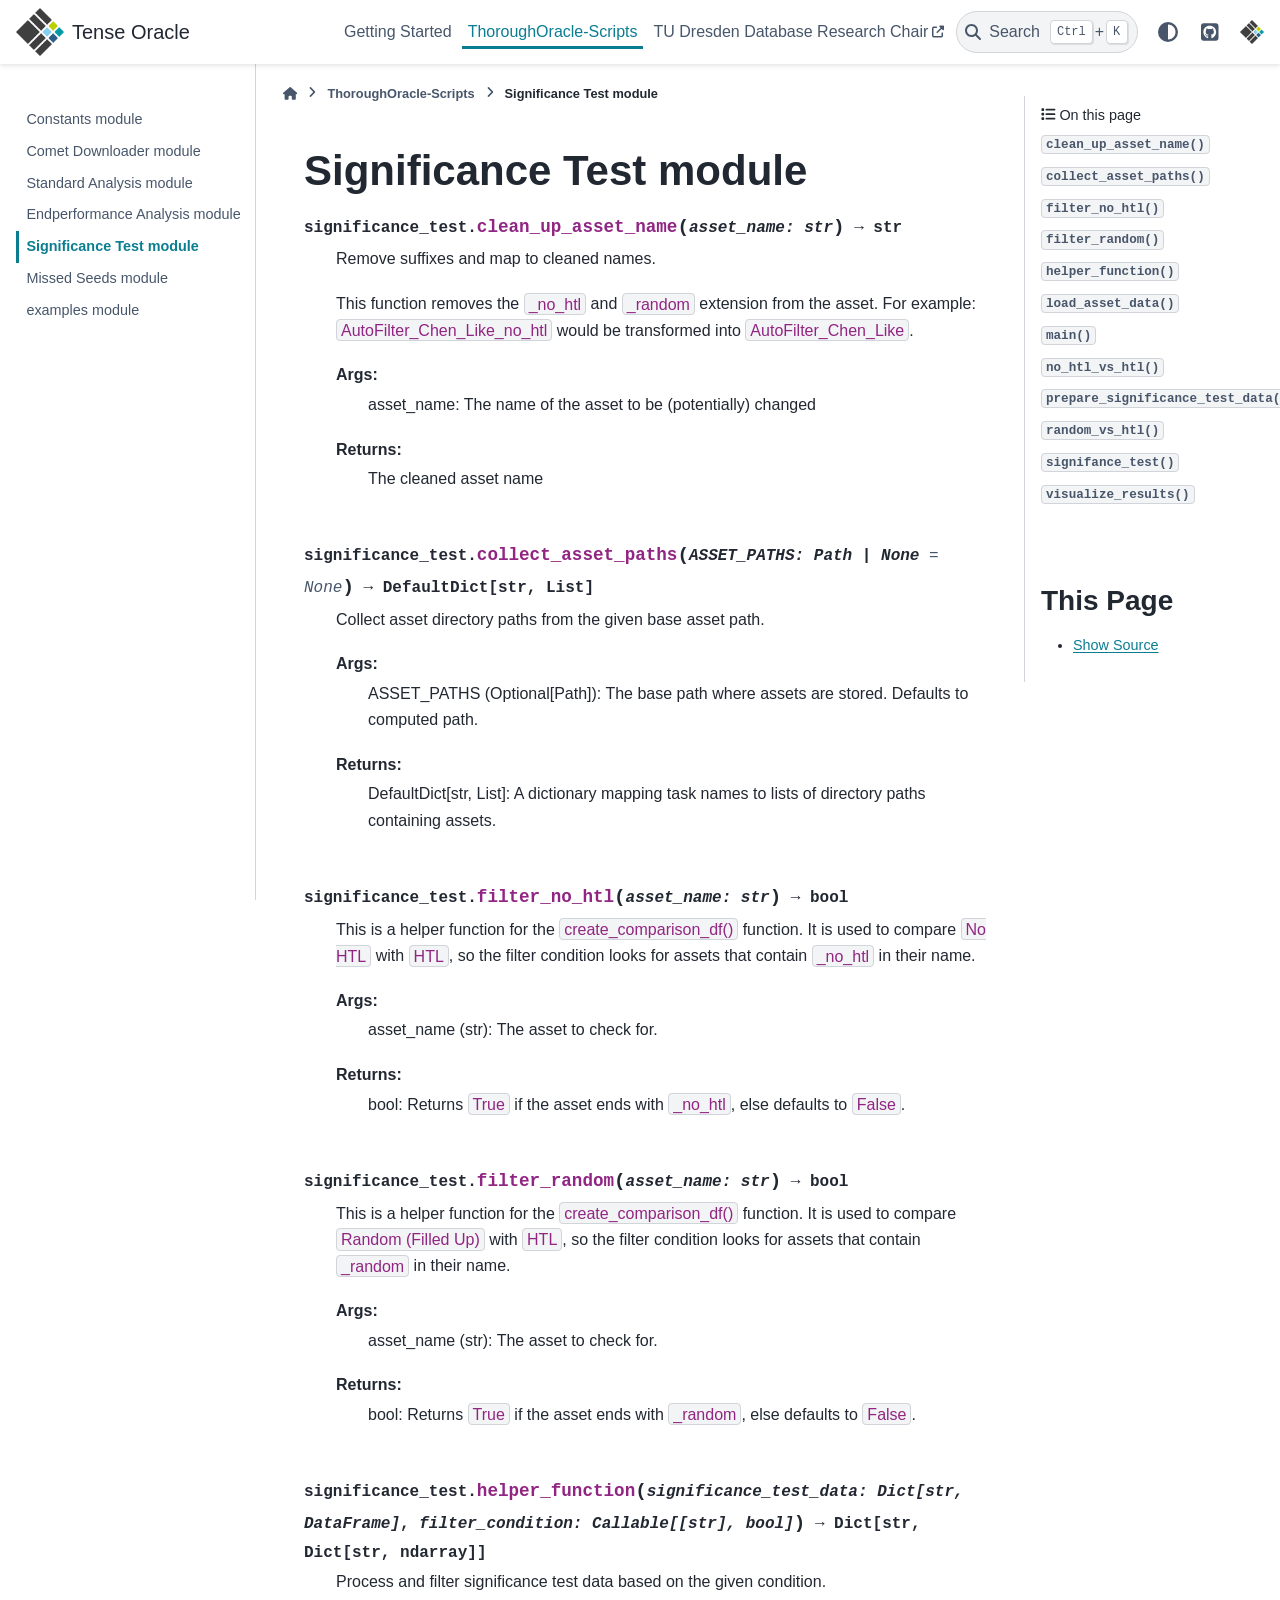
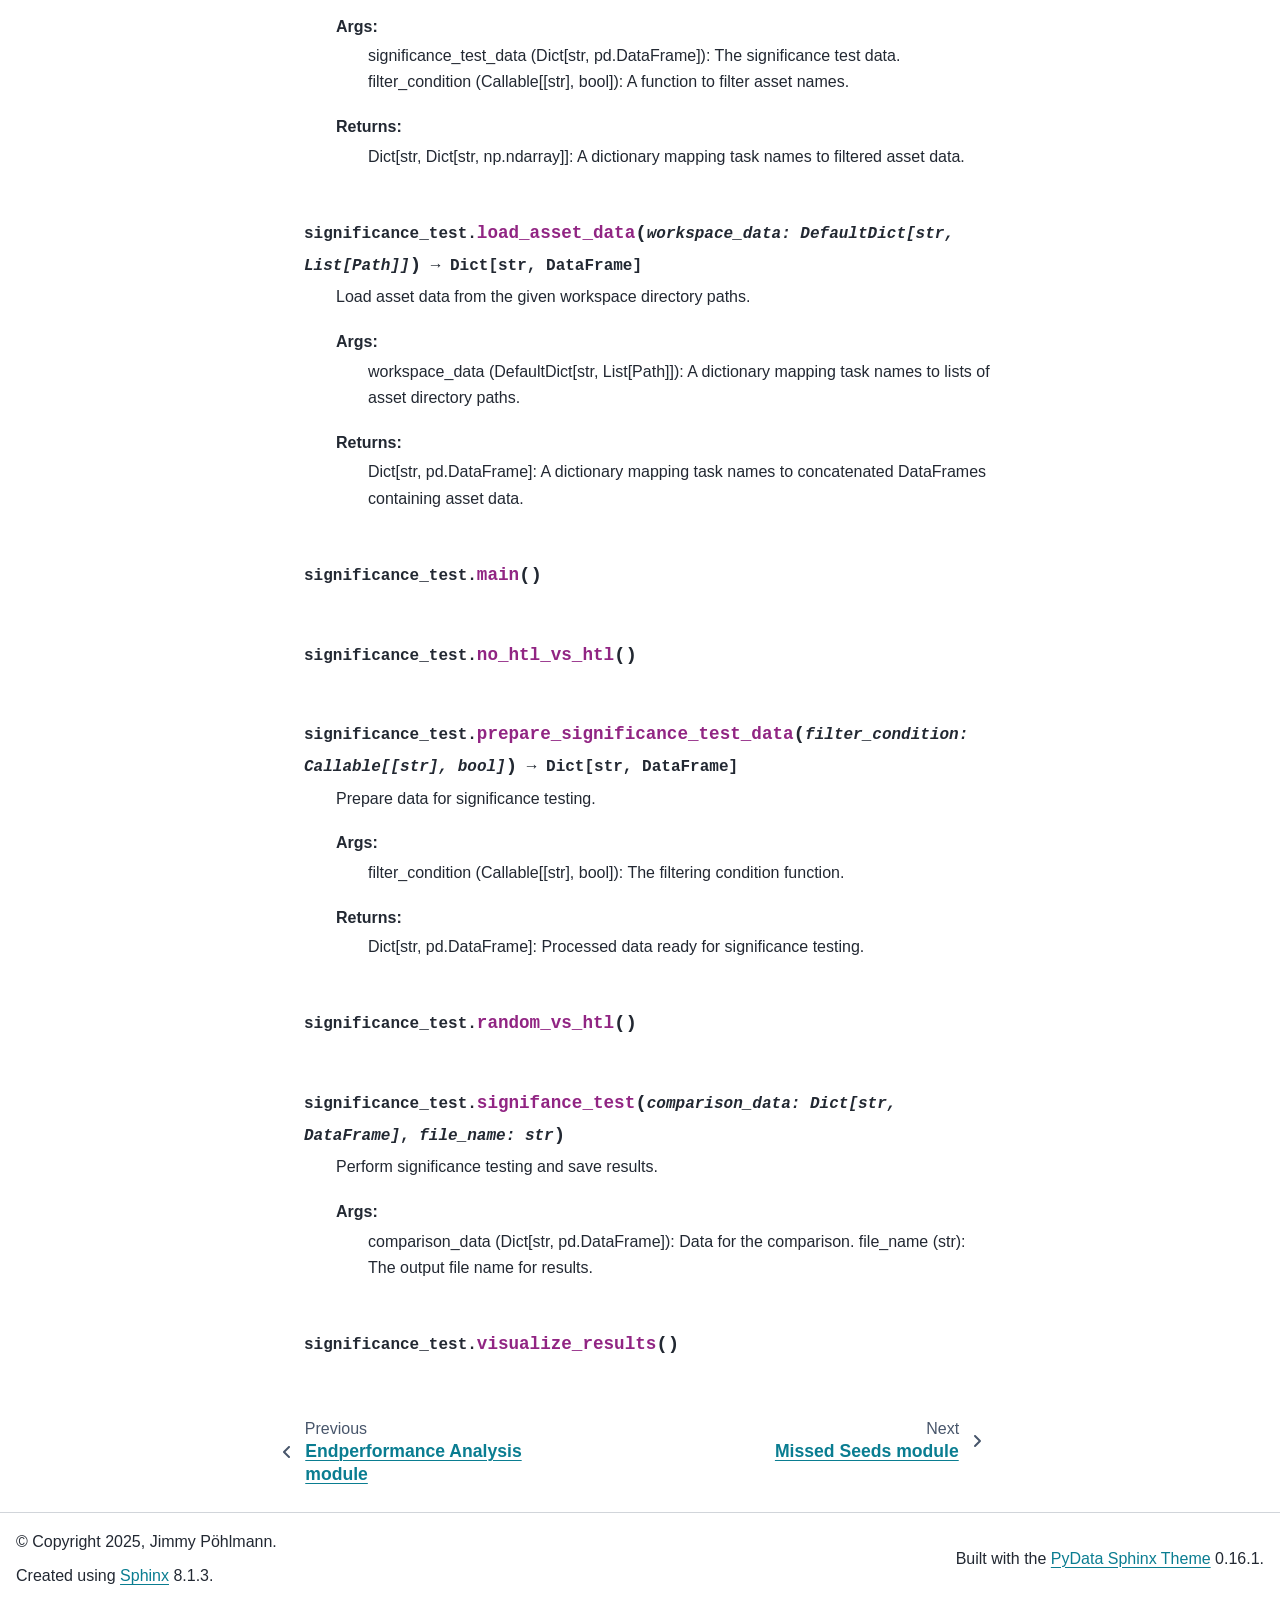
<file: significance_test.html>
<!DOCTYPE html>


<html lang="en" data-content_root="./" >

  <head>
    <meta charset="utf-8" />
    <meta name="viewport" content="width=device-width, initial-scale=1.0" /><meta name="viewport" content="width=device-width, initial-scale=1" />

    <title>Significance Test module &#8212; TenseOracle  documentation</title>
  
  
  
  <script data-cfasync="false">
    document.documentElement.dataset.mode = localStorage.getItem("mode") || "";
    document.documentElement.dataset.theme = localStorage.getItem("theme") || "";
  </script>
  <!--
    this give us a css class that will be invisible only if js is disabled
  -->
  <noscript>
    <style>
      .pst-js-only { display: none !important; }

    </style>
  </noscript>
  
  <!-- Loaded before other Sphinx assets -->
  <link href="_static/styles/theme.css?digest=8878045cc6db502f8baf" rel="stylesheet" />
<link href="_static/styles/pydata-sphinx-theme.css?digest=8878045cc6db502f8baf" rel="stylesheet" />

    <link rel="stylesheet" type="text/css" href="_static/pygments.css?v=8f2a1f02" />
    <link rel="stylesheet" type="text/css" href="_static/custom.css?v=3c16df68" />
  
  <!-- So that users can add custom icons -->
  <script src="_static/scripts/fontawesome.js?digest=8878045cc6db502f8baf"></script>
  <!-- Pre-loaded scripts that we'll load fully later -->
  <link rel="preload" as="script" href="_static/scripts/bootstrap.js?digest=8878045cc6db502f8baf" />
<link rel="preload" as="script" href="_static/scripts/pydata-sphinx-theme.js?digest=8878045cc6db502f8baf" />

    <script src="_static/documentation_options.js?v=5929fcd5"></script>
    <script src="_static/doctools.js?v=9bcbadda"></script>
    <script src="_static/sphinx_highlight.js?v=dc90522c"></script>
    <script>DOCUMENTATION_OPTIONS.pagename = 'significance_test';</script>
    <link rel="icon" href="_static/db_chair_logo.svg"/>
    <link rel="index" title="Index" href="genindex.html" />
    <link rel="search" title="Search" href="search.html" />
    <link rel="next" title="Missed Seeds module" href="missed_seeds.html" />
    <link rel="prev" title="Endperformance Analysis module" href="endperformance_analysis.html" />
  <meta name="viewport" content="width=device-width, initial-scale=1"/>
  <meta name="docsearch:language" content="en"/>
  <meta name="docsearch:version" content="" />
  </head>
  
  
  <body data-bs-spy="scroll" data-bs-target=".bd-toc-nav" data-offset="180" data-bs-root-margin="0px 0px -60%" data-default-mode="">

  
  
  <div id="pst-skip-link" class="skip-link d-print-none"><a href="#main-content">Skip to main content</a></div>
  
  <div id="pst-scroll-pixel-helper"></div>
  
  <button type="button" class="btn rounded-pill" id="pst-back-to-top">
    <i class="fa-solid fa-arrow-up"></i>Back to top</button>

  
  <dialog id="pst-search-dialog">
    
<form class="bd-search d-flex align-items-center"
      action="search.html"
      method="get">
  <i class="fa-solid fa-magnifying-glass"></i>
  <input type="search"
         class="form-control"
         name="q"
         placeholder="Search the docs ..."
         aria-label="Search the docs ..."
         autocomplete="off"
         autocorrect="off"
         autocapitalize="off"
         spellcheck="false"/>
  <span class="search-button__kbd-shortcut"><kbd class="kbd-shortcut__modifier">Ctrl</kbd>+<kbd>K</kbd></span>
</form>
  </dialog>

  <div class="pst-async-banner-revealer d-none">
  <aside id="bd-header-version-warning" class="d-none d-print-none" aria-label="Version warning"></aside>
</div>

  
    <header class="bd-header navbar navbar-expand-lg bd-navbar d-print-none">
<div class="bd-header__inner bd-page-width">
  <button class="pst-navbar-icon sidebar-toggle primary-toggle" aria-label="Site navigation">
    <span class="fa-solid fa-bars"></span>
  </button>
  
  
  <div class="col-lg-3 navbar-header-items__start">
    
      <div class="navbar-item">

  
    
  

<a class="navbar-brand logo" href="index.html">
  
  
  
  
  
    
    
      
    
    
    <img src="_static/db_chair_logo.svg" class="logo__image only-light" alt=""/>
    <img src="_static/db_chair_logo.svg" class="logo__image only-dark pst-js-only" alt=""/>
  
  
    <p class="title logo__title">Tense Oracle</p>
  
</a></div>
    
  </div>
  
  <div class="col-lg-9 navbar-header-items">
    
    <div class="me-auto navbar-header-items__center">
      
        <div class="navbar-item">
<nav>
  <ul class="bd-navbar-elements navbar-nav">
    
<li class="nav-item ">
  <a class="nav-link nav-internal" href="usage.html">
    Getting Started
  </a>
</li>


<li class="nav-item current active">
  <a class="nav-link nav-internal" href="modules.html">
    ThoroughOracle-Scripts
  </a>
</li>


<li class="nav-item ">
  <a class="nav-link nav-external" href="https://tu-dresden.de/ing/informatik/sya/db/#intro">
    TU Dresden Database Research Chair
  </a>
</li>

  </ul>
</nav></div>
      
    </div>
    
    
    <div class="navbar-header-items__end">
      
        <div class="navbar-item navbar-persistent--container">
          

<button class="btn search-button-field search-button__button pst-js-only" title="Search" aria-label="Search" data-bs-placement="bottom" data-bs-toggle="tooltip">
 <i class="fa-solid fa-magnifying-glass"></i>
 <span class="search-button__default-text">Search</span>
 <span class="search-button__kbd-shortcut"><kbd class="kbd-shortcut__modifier">Ctrl</kbd>+<kbd class="kbd-shortcut__modifier">K</kbd></span>
</button>
        </div>
      
      
        <div class="navbar-item">

<button class="btn btn-sm nav-link pst-navbar-icon theme-switch-button pst-js-only" aria-label="Color mode" data-bs-title="Color mode"  data-bs-placement="bottom" data-bs-toggle="tooltip">
  <i class="theme-switch fa-solid fa-sun                fa-lg" data-mode="light" title="Light"></i>
  <i class="theme-switch fa-solid fa-moon               fa-lg" data-mode="dark"  title="Dark"></i>
  <i class="theme-switch fa-solid fa-circle-half-stroke fa-lg" data-mode="auto"  title="System Settings"></i>
</button></div>
      
        <div class="navbar-item"><ul class="navbar-icon-links"
    aria-label="Icon Links">
        <li class="nav-item">
          
          
          
          
          
          
          
          
          <a href="https://github.com/JP-SystemsX/TenseOracle" title="GitHub Project" class="nav-link pst-navbar-icon" rel="noopener" target="_blank" data-bs-toggle="tooltip" data-bs-placement="bottom"><i class="fa-brands fa-square-github fa-lg" aria-hidden="true"></i>
            <span class="sr-only">GitHub Project</span></a>
        </li>
        <li class="nav-item">
          
          
          
          
          
          
          
          
          <a href="https://tu-dresden.de/ing/informatik/sya/db/#intro" title="Research Chair" class="nav-link pst-navbar-icon" rel="noopener" target="_blank" data-bs-toggle="tooltip" data-bs-placement="bottom"><img src="_static/db_chair_logo.svg" class="icon-link-image" alt="Research Chair"/></a>
        </li>
</ul></div>
      
    </div>
    
  </div>
  
  
    <div class="navbar-persistent--mobile">

<button class="btn search-button-field search-button__button pst-js-only" title="Search" aria-label="Search" data-bs-placement="bottom" data-bs-toggle="tooltip">
 <i class="fa-solid fa-magnifying-glass"></i>
 <span class="search-button__default-text">Search</span>
 <span class="search-button__kbd-shortcut"><kbd class="kbd-shortcut__modifier">Ctrl</kbd>+<kbd class="kbd-shortcut__modifier">K</kbd></span>
</button>
    </div>
  

  
    <button class="pst-navbar-icon sidebar-toggle secondary-toggle" aria-label="On this page">
      <span class="fa-solid fa-outdent"></span>
    </button>
  
</div>

    </header>
  

  <div class="bd-container">
    <div class="bd-container__inner bd-page-width">
      
      
      
      <dialog id="pst-primary-sidebar-modal"></dialog>
      <div id="pst-primary-sidebar" class="bd-sidebar-primary bd-sidebar">
        

  
  <div class="sidebar-header-items sidebar-primary__section">
    
    
      <div class="sidebar-header-items__center">
        
          
          
            <div class="navbar-item">
<nav>
  <ul class="bd-navbar-elements navbar-nav">
    
<li class="nav-item ">
  <a class="nav-link nav-internal" href="usage.html">
    Getting Started
  </a>
</li>


<li class="nav-item current active">
  <a class="nav-link nav-internal" href="modules.html">
    ThoroughOracle-Scripts
  </a>
</li>


<li class="nav-item ">
  <a class="nav-link nav-external" href="https://tu-dresden.de/ing/informatik/sya/db/#intro">
    TU Dresden Database Research Chair
  </a>
</li>

  </ul>
</nav></div>
          
        
      </div>
    
    
    
      <div class="sidebar-header-items__end">
        
          <div class="navbar-item">

<button class="btn btn-sm nav-link pst-navbar-icon theme-switch-button pst-js-only" aria-label="Color mode" data-bs-title="Color mode"  data-bs-placement="bottom" data-bs-toggle="tooltip">
  <i class="theme-switch fa-solid fa-sun                fa-lg" data-mode="light" title="Light"></i>
  <i class="theme-switch fa-solid fa-moon               fa-lg" data-mode="dark"  title="Dark"></i>
  <i class="theme-switch fa-solid fa-circle-half-stroke fa-lg" data-mode="auto"  title="System Settings"></i>
</button></div>
        
          <div class="navbar-item"><ul class="navbar-icon-links"
    aria-label="Icon Links">
        <li class="nav-item">
          
          
          
          
          
          
          
          
          <a href="https://github.com/JP-SystemsX/TenseOracle" title="GitHub Project" class="nav-link pst-navbar-icon" rel="noopener" target="_blank" data-bs-toggle="tooltip" data-bs-placement="bottom"><i class="fa-brands fa-square-github fa-lg" aria-hidden="true"></i>
            <span class="sr-only">GitHub Project</span></a>
        </li>
        <li class="nav-item">
          
          
          
          
          
          
          
          
          <a href="https://tu-dresden.de/ing/informatik/sya/db/#intro" title="Research Chair" class="nav-link pst-navbar-icon" rel="noopener" target="_blank" data-bs-toggle="tooltip" data-bs-placement="bottom"><img src="_static/db_chair_logo.svg" class="icon-link-image" alt="Research Chair"/></a>
        </li>
</ul></div>
        
      </div>
    
  </div>
  
    <div class="sidebar-primary-items__start sidebar-primary__section">
        <div class="sidebar-primary-item">
<nav class="bd-docs-nav bd-links"
     aria-label="Section Navigation">
  <p class="bd-links__title" role="heading" aria-level="1">Section Navigation</p>
  <div class="bd-toc-item navbar-nav"><ul class="current nav bd-sidenav">
<li class="toctree-l1"><a class="reference internal" href="constants.html">Constants module</a></li>
<li class="toctree-l1"><a class="reference internal" href="comet_downloader.html">Comet Downloader module</a></li>
<li class="toctree-l1"><a class="reference internal" href="standard_analysis.html">Standard Analysis module</a></li>
<li class="toctree-l1"><a class="reference internal" href="endperformance_analysis.html">Endperformance Analysis module</a></li>
<li class="toctree-l1 current active"><a class="current reference internal" href="#">Significance Test module</a></li>
<li class="toctree-l1"><a class="reference internal" href="missed_seeds.html">Missed Seeds module</a></li>
<li class="toctree-l1"><a class="reference internal" href="examples.html">examples module</a></li>
</ul>
</div>
</nav></div>
    </div>
  
  
  <div class="sidebar-primary-items__end sidebar-primary__section">
      <div class="sidebar-primary-item">
<div id="ethical-ad-placement"
      class="flat"
      data-ea-publisher="readthedocs"
      data-ea-type="readthedocs-sidebar"
      data-ea-manual="true">
</div></div>
  </div>


      </div>
      
      <main id="main-content" class="bd-main" role="main">
        
        
          <div class="bd-content">
            <div class="bd-article-container">
              
              <div class="bd-header-article d-print-none">
<div class="header-article-items header-article__inner">
  
    <div class="header-article-items__start">
      
        <div class="header-article-item">

<nav aria-label="Breadcrumb" class="d-print-none">
  <ul class="bd-breadcrumbs">
    
    <li class="breadcrumb-item breadcrumb-home">
      <a href="index.html" class="nav-link" aria-label="Home">
        <i class="fa-solid fa-home"></i>
      </a>
    </li>
    
    <li class="breadcrumb-item"><a href="modules.html" class="nav-link">ThoroughOracle-Scripts</a></li>
    
    <li class="breadcrumb-item active" aria-current="page"><span class="ellipsis">Significance Test module</span></li>
  </ul>
</nav>
</div>
      
    </div>
  
  
</div>
</div>
              
              
              
                
<div id="searchbox"></div>
                <article class="bd-article">
                  
  <section id="module-significance_test">
<span id="significance-test-module"></span><h1>Significance Test module<a class="headerlink" href="#module-significance_test" title="Link to this heading">#</a></h1>
<dl class="py function">
<dt class="sig sig-object py" id="significance_test.clean_up_asset_name">
<span class="sig-prename descclassname"><span class="pre">significance_test.</span></span><span class="sig-name descname"><span class="pre">clean_up_asset_name</span></span><span class="sig-paren">(</span><em class="sig-param"><span class="n"><span class="pre">asset_name</span></span><span class="p"><span class="pre">:</span></span><span class="w"> </span><span class="n"><span class="pre">str</span></span></em><span class="sig-paren">)</span> <span class="sig-return"><span class="sig-return-icon">&#x2192;</span> <span class="sig-return-typehint"><span class="pre">str</span></span></span><a class="headerlink" href="#significance_test.clean_up_asset_name" title="Link to this definition">#</a></dt>
<dd><p>Remove suffixes and map to cleaned names.</p>
<p>This function removes the <cite>_no_htl</cite> and <cite>_random</cite> extension from the asset.
For example: <cite>AutoFilter_Chen_Like_no_htl</cite> would be transformed into <cite>AutoFilter_Chen_Like</cite>.</p>
<dl class="simple">
<dt>Args:</dt><dd><p>asset_name: The name of the asset to be (potentially) changed</p>
</dd>
<dt>Returns:</dt><dd><p>The cleaned asset name</p>
</dd>
</dl>
</dd></dl>

<dl class="py function">
<dt class="sig sig-object py" id="significance_test.collect_asset_paths">
<span class="sig-prename descclassname"><span class="pre">significance_test.</span></span><span class="sig-name descname"><span class="pre">collect_asset_paths</span></span><span class="sig-paren">(</span><em class="sig-param"><span class="n"><span class="pre">ASSET_PATHS</span></span><span class="p"><span class="pre">:</span></span><span class="w"> </span><span class="n"><span class="pre">Path</span><span class="w"> </span><span class="p"><span class="pre">|</span></span><span class="w"> </span><span class="pre">None</span></span><span class="w"> </span><span class="o"><span class="pre">=</span></span><span class="w"> </span><span class="default_value"><span class="pre">None</span></span></em><span class="sig-paren">)</span> <span class="sig-return"><span class="sig-return-icon">&#x2192;</span> <span class="sig-return-typehint"><span class="pre">DefaultDict</span><span class="p"><span class="pre">[</span></span><span class="pre">str</span><span class="p"><span class="pre">,</span></span><span class="w"> </span><span class="pre">List</span><span class="p"><span class="pre">]</span></span></span></span><a class="headerlink" href="#significance_test.collect_asset_paths" title="Link to this definition">#</a></dt>
<dd><p>Collect asset directory paths from the given base asset path.</p>
<dl class="simple">
<dt>Args:</dt><dd><p>ASSET_PATHS (Optional[Path]): The base path where assets are stored. Defaults to computed path.</p>
</dd>
<dt>Returns:</dt><dd><p>DefaultDict[str, List]: A dictionary mapping task names to lists of directory paths containing assets.</p>
</dd>
</dl>
</dd></dl>

<dl class="py function">
<dt class="sig sig-object py" id="significance_test.filter_no_htl">
<span class="sig-prename descclassname"><span class="pre">significance_test.</span></span><span class="sig-name descname"><span class="pre">filter_no_htl</span></span><span class="sig-paren">(</span><em class="sig-param"><span class="n"><span class="pre">asset_name</span></span><span class="p"><span class="pre">:</span></span><span class="w"> </span><span class="n"><span class="pre">str</span></span></em><span class="sig-paren">)</span> <span class="sig-return"><span class="sig-return-icon">&#x2192;</span> <span class="sig-return-typehint"><span class="pre">bool</span></span></span><a class="headerlink" href="#significance_test.filter_no_htl" title="Link to this definition">#</a></dt>
<dd><p>This is a helper function for the <cite>create_comparison_df()</cite> function. It is used to compare <cite>No HTL</cite> with <cite>HTL</cite>, so the filter condition looks for assets that contain <cite>_no_htl</cite> in their name.</p>
<dl class="simple">
<dt>Args:</dt><dd><p>asset_name (str): The asset to check for.</p>
</dd>
<dt>Returns:</dt><dd><p>bool: Returns <cite>True</cite> if the asset ends with <cite>_no_htl</cite>, else defaults to <cite>False</cite>.</p>
</dd>
</dl>
</dd></dl>

<dl class="py function">
<dt class="sig sig-object py" id="significance_test.filter_random">
<span class="sig-prename descclassname"><span class="pre">significance_test.</span></span><span class="sig-name descname"><span class="pre">filter_random</span></span><span class="sig-paren">(</span><em class="sig-param"><span class="n"><span class="pre">asset_name</span></span><span class="p"><span class="pre">:</span></span><span class="w"> </span><span class="n"><span class="pre">str</span></span></em><span class="sig-paren">)</span> <span class="sig-return"><span class="sig-return-icon">&#x2192;</span> <span class="sig-return-typehint"><span class="pre">bool</span></span></span><a class="headerlink" href="#significance_test.filter_random" title="Link to this definition">#</a></dt>
<dd><p>This is a helper function for the <cite>create_comparison_df()</cite> function. It is used to compare <cite>Random (Filled Up)</cite> with <cite>HTL</cite>, so the filter condition looks for assets that contain <cite>_random</cite> in their name.</p>
<dl class="simple">
<dt>Args:</dt><dd><p>asset_name (str): The asset to check for.</p>
</dd>
<dt>Returns:</dt><dd><p>bool: Returns <cite>True</cite> if the asset ends with <cite>_random</cite>, else defaults to <cite>False</cite>.</p>
</dd>
</dl>
</dd></dl>

<dl class="py function">
<dt class="sig sig-object py" id="significance_test.helper_function">
<span class="sig-prename descclassname"><span class="pre">significance_test.</span></span><span class="sig-name descname"><span class="pre">helper_function</span></span><span class="sig-paren">(</span><em class="sig-param"><span class="n"><span class="pre">significance_test_data</span></span><span class="p"><span class="pre">:</span></span><span class="w"> </span><span class="n"><span class="pre">Dict</span><span class="p"><span class="pre">[</span></span><span class="pre">str</span><span class="p"><span class="pre">,</span></span><span class="w"> </span><span class="pre">DataFrame</span><span class="p"><span class="pre">]</span></span></span></em>, <em class="sig-param"><span class="n"><span class="pre">filter_condition</span></span><span class="p"><span class="pre">:</span></span><span class="w"> </span><span class="n"><span class="pre">Callable</span><span class="p"><span class="pre">[</span></span><span class="p"><span class="pre">[</span></span><span class="pre">str</span><span class="p"><span class="pre">]</span></span><span class="p"><span class="pre">,</span></span><span class="w"> </span><span class="pre">bool</span><span class="p"><span class="pre">]</span></span></span></em><span class="sig-paren">)</span> <span class="sig-return"><span class="sig-return-icon">&#x2192;</span> <span class="sig-return-typehint"><span class="pre">Dict</span><span class="p"><span class="pre">[</span></span><span class="pre">str</span><span class="p"><span class="pre">,</span></span><span class="w"> </span><span class="pre">Dict</span><span class="p"><span class="pre">[</span></span><span class="pre">str</span><span class="p"><span class="pre">,</span></span><span class="w"> </span><span class="pre">ndarray</span><span class="p"><span class="pre">]</span></span><span class="p"><span class="pre">]</span></span></span></span><a class="headerlink" href="#significance_test.helper_function" title="Link to this definition">#</a></dt>
<dd><p>Process and filter significance test data based on the given condition.</p>
<dl class="simple">
<dt>Args:</dt><dd><p>significance_test_data (Dict[str, pd.DataFrame]): The significance test data.
filter_condition (Callable[[str], bool]): A function to filter asset names.</p>
</dd>
<dt>Returns:</dt><dd><p>Dict[str, Dict[str, np.ndarray]]: A dictionary mapping task names to filtered asset data.</p>
</dd>
</dl>
</dd></dl>

<dl class="py function">
<dt class="sig sig-object py" id="significance_test.load_asset_data">
<span class="sig-prename descclassname"><span class="pre">significance_test.</span></span><span class="sig-name descname"><span class="pre">load_asset_data</span></span><span class="sig-paren">(</span><em class="sig-param"><span class="n"><span class="pre">workspace_data</span></span><span class="p"><span class="pre">:</span></span><span class="w"> </span><span class="n"><span class="pre">DefaultDict</span><span class="p"><span class="pre">[</span></span><span class="pre">str</span><span class="p"><span class="pre">,</span></span><span class="w"> </span><span class="pre">List</span><span class="p"><span class="pre">[</span></span><span class="pre">Path</span><span class="p"><span class="pre">]</span></span><span class="p"><span class="pre">]</span></span></span></em><span class="sig-paren">)</span> <span class="sig-return"><span class="sig-return-icon">&#x2192;</span> <span class="sig-return-typehint"><span class="pre">Dict</span><span class="p"><span class="pre">[</span></span><span class="pre">str</span><span class="p"><span class="pre">,</span></span><span class="w"> </span><span class="pre">DataFrame</span><span class="p"><span class="pre">]</span></span></span></span><a class="headerlink" href="#significance_test.load_asset_data" title="Link to this definition">#</a></dt>
<dd><p>Load asset data from the given workspace directory paths.</p>
<dl class="simple">
<dt>Args:</dt><dd><p>workspace_data (DefaultDict[str, List[Path]]): A dictionary mapping task names to lists of asset directory paths.</p>
</dd>
<dt>Returns:</dt><dd><p>Dict[str, pd.DataFrame]: A dictionary mapping task names to concatenated DataFrames containing asset data.</p>
</dd>
</dl>
</dd></dl>

<dl class="py function">
<dt class="sig sig-object py" id="significance_test.main">
<span class="sig-prename descclassname"><span class="pre">significance_test.</span></span><span class="sig-name descname"><span class="pre">main</span></span><span class="sig-paren">(</span><span class="sig-paren">)</span><a class="headerlink" href="#significance_test.main" title="Link to this definition">#</a></dt>
<dd></dd></dl>

<dl class="py function">
<dt class="sig sig-object py" id="significance_test.no_htl_vs_htl">
<span class="sig-prename descclassname"><span class="pre">significance_test.</span></span><span class="sig-name descname"><span class="pre">no_htl_vs_htl</span></span><span class="sig-paren">(</span><span class="sig-paren">)</span><a class="headerlink" href="#significance_test.no_htl_vs_htl" title="Link to this definition">#</a></dt>
<dd></dd></dl>

<dl class="py function">
<dt class="sig sig-object py" id="significance_test.prepare_significance_test_data">
<span class="sig-prename descclassname"><span class="pre">significance_test.</span></span><span class="sig-name descname"><span class="pre">prepare_significance_test_data</span></span><span class="sig-paren">(</span><em class="sig-param"><span class="n"><span class="pre">filter_condition</span></span><span class="p"><span class="pre">:</span></span><span class="w"> </span><span class="n"><span class="pre">Callable</span><span class="p"><span class="pre">[</span></span><span class="p"><span class="pre">[</span></span><span class="pre">str</span><span class="p"><span class="pre">]</span></span><span class="p"><span class="pre">,</span></span><span class="w"> </span><span class="pre">bool</span><span class="p"><span class="pre">]</span></span></span></em><span class="sig-paren">)</span> <span class="sig-return"><span class="sig-return-icon">&#x2192;</span> <span class="sig-return-typehint"><span class="pre">Dict</span><span class="p"><span class="pre">[</span></span><span class="pre">str</span><span class="p"><span class="pre">,</span></span><span class="w"> </span><span class="pre">DataFrame</span><span class="p"><span class="pre">]</span></span></span></span><a class="headerlink" href="#significance_test.prepare_significance_test_data" title="Link to this definition">#</a></dt>
<dd><p>Prepare data for significance testing.</p>
<dl class="simple">
<dt>Args:</dt><dd><p>filter_condition (Callable[[str], bool]): The filtering condition function.</p>
</dd>
<dt>Returns:</dt><dd><p>Dict[str, pd.DataFrame]: Processed data ready for significance testing.</p>
</dd>
</dl>
</dd></dl>

<dl class="py function">
<dt class="sig sig-object py" id="significance_test.random_vs_htl">
<span class="sig-prename descclassname"><span class="pre">significance_test.</span></span><span class="sig-name descname"><span class="pre">random_vs_htl</span></span><span class="sig-paren">(</span><span class="sig-paren">)</span><a class="headerlink" href="#significance_test.random_vs_htl" title="Link to this definition">#</a></dt>
<dd></dd></dl>

<dl class="py function">
<dt class="sig sig-object py" id="significance_test.signifance_test">
<span class="sig-prename descclassname"><span class="pre">significance_test.</span></span><span class="sig-name descname"><span class="pre">signifance_test</span></span><span class="sig-paren">(</span><em class="sig-param"><span class="n"><span class="pre">comparison_data</span></span><span class="p"><span class="pre">:</span></span><span class="w"> </span><span class="n"><span class="pre">Dict</span><span class="p"><span class="pre">[</span></span><span class="pre">str</span><span class="p"><span class="pre">,</span></span><span class="w"> </span><span class="pre">DataFrame</span><span class="p"><span class="pre">]</span></span></span></em>, <em class="sig-param"><span class="n"><span class="pre">file_name</span></span><span class="p"><span class="pre">:</span></span><span class="w"> </span><span class="n"><span class="pre">str</span></span></em><span class="sig-paren">)</span><a class="headerlink" href="#significance_test.signifance_test" title="Link to this definition">#</a></dt>
<dd><p>Perform significance testing and save results.</p>
<dl class="simple">
<dt>Args:</dt><dd><p>comparison_data (Dict[str, pd.DataFrame]): Data for the comparison.
file_name (str): The output file name for results.</p>
</dd>
</dl>
</dd></dl>

<dl class="py function">
<dt class="sig sig-object py" id="significance_test.visualize_results">
<span class="sig-prename descclassname"><span class="pre">significance_test.</span></span><span class="sig-name descname"><span class="pre">visualize_results</span></span><span class="sig-paren">(</span><span class="sig-paren">)</span><a class="headerlink" href="#significance_test.visualize_results" title="Link to this definition">#</a></dt>
<dd></dd></dl>

</section>


                </article>
              
              
              
              
              
                <footer class="prev-next-footer d-print-none">
                  
<div class="prev-next-area">
    <a class="left-prev"
       href="endperformance_analysis.html"
       title="previous page">
      <i class="fa-solid fa-angle-left"></i>
      <div class="prev-next-info">
        <p class="prev-next-subtitle">previous</p>
        <p class="prev-next-title">Endperformance Analysis module</p>
      </div>
    </a>
    <a class="right-next"
       href="missed_seeds.html"
       title="next page">
      <div class="prev-next-info">
        <p class="prev-next-subtitle">next</p>
        <p class="prev-next-title">Missed Seeds module</p>
      </div>
      <i class="fa-solid fa-angle-right"></i>
    </a>
</div>
                </footer>
              
            </div>
            
            
              
                <dialog id="pst-secondary-sidebar-modal"></dialog>
                <div id="pst-secondary-sidebar" class="bd-sidebar-secondary bd-toc"><div class="sidebar-secondary-items sidebar-secondary__inner">


  <div class="sidebar-secondary-item">
<div
    id="pst-page-navigation-heading-2"
    class="page-toc tocsection onthispage">
    <i class="fa-solid fa-list"></i> On this page
  </div>
  <nav class="bd-toc-nav page-toc" aria-labelledby="pst-page-navigation-heading-2">
    <ul class="visible nav section-nav flex-column">
<li class="toc-h2 nav-item toc-entry"><a class="reference internal nav-link" href="#significance_test.clean_up_asset_name"><code class="docutils literal notranslate"><span class="pre">clean_up_asset_name()</span></code></a></li>
<li class="toc-h2 nav-item toc-entry"><a class="reference internal nav-link" href="#significance_test.collect_asset_paths"><code class="docutils literal notranslate"><span class="pre">collect_asset_paths()</span></code></a></li>
<li class="toc-h2 nav-item toc-entry"><a class="reference internal nav-link" href="#significance_test.filter_no_htl"><code class="docutils literal notranslate"><span class="pre">filter_no_htl()</span></code></a></li>
<li class="toc-h2 nav-item toc-entry"><a class="reference internal nav-link" href="#significance_test.filter_random"><code class="docutils literal notranslate"><span class="pre">filter_random()</span></code></a></li>
<li class="toc-h2 nav-item toc-entry"><a class="reference internal nav-link" href="#significance_test.helper_function"><code class="docutils literal notranslate"><span class="pre">helper_function()</span></code></a></li>
<li class="toc-h2 nav-item toc-entry"><a class="reference internal nav-link" href="#significance_test.load_asset_data"><code class="docutils literal notranslate"><span class="pre">load_asset_data()</span></code></a></li>
<li class="toc-h2 nav-item toc-entry"><a class="reference internal nav-link" href="#significance_test.main"><code class="docutils literal notranslate"><span class="pre">main()</span></code></a></li>
<li class="toc-h2 nav-item toc-entry"><a class="reference internal nav-link" href="#significance_test.no_htl_vs_htl"><code class="docutils literal notranslate"><span class="pre">no_htl_vs_htl()</span></code></a></li>
<li class="toc-h2 nav-item toc-entry"><a class="reference internal nav-link" href="#significance_test.prepare_significance_test_data"><code class="docutils literal notranslate"><span class="pre">prepare_significance_test_data()</span></code></a></li>
<li class="toc-h2 nav-item toc-entry"><a class="reference internal nav-link" href="#significance_test.random_vs_htl"><code class="docutils literal notranslate"><span class="pre">random_vs_htl()</span></code></a></li>
<li class="toc-h2 nav-item toc-entry"><a class="reference internal nav-link" href="#significance_test.signifance_test"><code class="docutils literal notranslate"><span class="pre">signifance_test()</span></code></a></li>
<li class="toc-h2 nav-item toc-entry"><a class="reference internal nav-link" href="#significance_test.visualize_results"><code class="docutils literal notranslate"><span class="pre">visualize_results()</span></code></a></li>
</ul>
  </nav></div>

  <div class="sidebar-secondary-item">
  <div role="note" aria-label="source link">
    <h3>This Page</h3>
    <ul class="this-page-menu">
      <li><a href="_sources/significance_test.rst.txt"
            rel="nofollow">Show Source</a></li>
    </ul>
   </div></div>

</div></div>
              
            
          </div>
          <footer class="bd-footer-content">
            
          </footer>
        
      </main>
    </div>
  </div>
  
  <!-- Scripts loaded after <body> so the DOM is not blocked -->
  <script defer src="_static/scripts/bootstrap.js?digest=8878045cc6db502f8baf"></script>
<script defer src="_static/scripts/pydata-sphinx-theme.js?digest=8878045cc6db502f8baf"></script>

  <footer class="bd-footer">
<div class="bd-footer__inner bd-page-width">
  
    <div class="footer-items__start">
      
        <div class="footer-item">

  <p class="copyright">
    
      © Copyright 2025, Jimmy Pöhlmann.
      <br/>
    
  </p>
</div>
      
        <div class="footer-item">

  <p class="sphinx-version">
    Created using <a href="https://www.sphinx-doc.org/">Sphinx</a> 8.1.3.
    <br/>
  </p>
</div>
      
    </div>
  
  
  
    <div class="footer-items__end">
      
        <div class="footer-item">
<p class="theme-version">
  <!-- # L10n: Setting the PST URL as an argument as this does not need to be localized -->
  Built with the <a href="https://pydata-sphinx-theme.readthedocs.io/en/stable/index.html">PyData Sphinx Theme</a> 0.16.1.
</p></div>
      
    </div>
  
</div>

  </footer>
  </body>
</html>
</file>
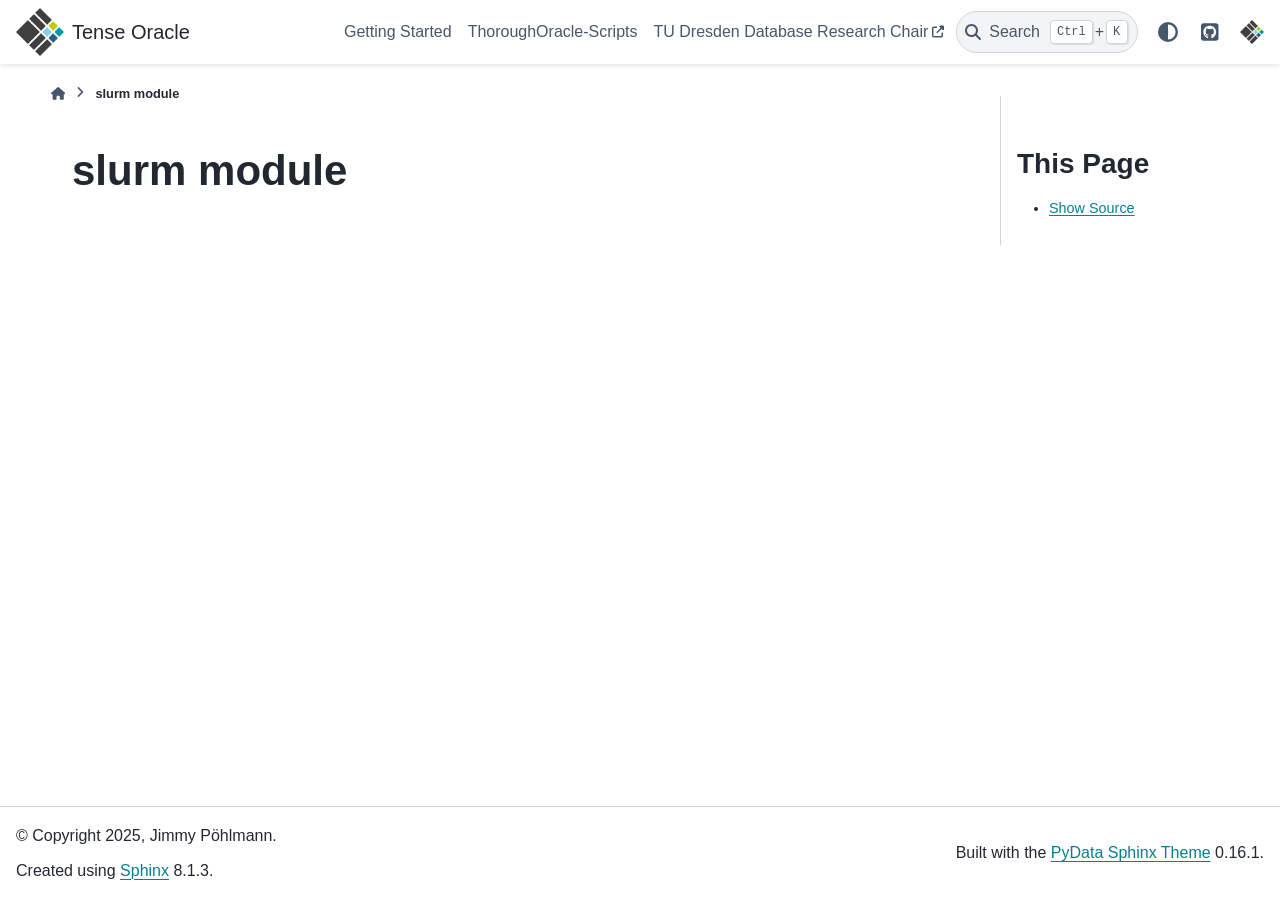
<file: slurm.html>
<!DOCTYPE html>


<html lang="en" data-content_root="./" >

  <head>
    <meta charset="utf-8" />
    <meta name="viewport" content="width=device-width, initial-scale=1.0" /><meta name="viewport" content="width=device-width, initial-scale=1" />

    <title>slurm module &#8212; TenseOracle  documentation</title>
  
  
  
  <script data-cfasync="false">
    document.documentElement.dataset.mode = localStorage.getItem("mode") || "";
    document.documentElement.dataset.theme = localStorage.getItem("theme") || "";
  </script>
  <!--
    this give us a css class that will be invisible only if js is disabled
  -->
  <noscript>
    <style>
      .pst-js-only { display: none !important; }

    </style>
  </noscript>
  
  <!-- Loaded before other Sphinx assets -->
  <link href="_static/styles/theme.css?digest=8878045cc6db502f8baf" rel="stylesheet" />
<link href="_static/styles/pydata-sphinx-theme.css?digest=8878045cc6db502f8baf" rel="stylesheet" />

    <link rel="stylesheet" type="text/css" href="_static/pygments.css?v=8f2a1f02" />
    <link rel="stylesheet" type="text/css" href="_static/custom.css?v=3c16df68" />
  
  <!-- So that users can add custom icons -->
  <script src="_static/scripts/fontawesome.js?digest=8878045cc6db502f8baf"></script>
  <!-- Pre-loaded scripts that we'll load fully later -->
  <link rel="preload" as="script" href="_static/scripts/bootstrap.js?digest=8878045cc6db502f8baf" />
<link rel="preload" as="script" href="_static/scripts/pydata-sphinx-theme.js?digest=8878045cc6db502f8baf" />

    <script src="_static/documentation_options.js?v=5929fcd5"></script>
    <script src="_static/doctools.js?v=9bcbadda"></script>
    <script src="_static/sphinx_highlight.js?v=dc90522c"></script>
    <script>DOCUMENTATION_OPTIONS.pagename = 'slurm';</script>
    <link rel="icon" href="_static/db_chair_logo.svg"/>
    <link rel="index" title="Index" href="genindex.html" />
    <link rel="search" title="Search" href="search.html" />
  <meta name="viewport" content="width=device-width, initial-scale=1"/>
  <meta name="docsearch:language" content="en"/>
  <meta name="docsearch:version" content="" />
  </head>
  
  
  <body data-bs-spy="scroll" data-bs-target=".bd-toc-nav" data-offset="180" data-bs-root-margin="0px 0px -60%" data-default-mode="">

  
  
  <div id="pst-skip-link" class="skip-link d-print-none"><a href="#main-content">Skip to main content</a></div>
  
  <div id="pst-scroll-pixel-helper"></div>
  
  <button type="button" class="btn rounded-pill" id="pst-back-to-top">
    <i class="fa-solid fa-arrow-up"></i>Back to top</button>

  
  <dialog id="pst-search-dialog">
    
<form class="bd-search d-flex align-items-center"
      action="search.html"
      method="get">
  <i class="fa-solid fa-magnifying-glass"></i>
  <input type="search"
         class="form-control"
         name="q"
         placeholder="Search the docs ..."
         aria-label="Search the docs ..."
         autocomplete="off"
         autocorrect="off"
         autocapitalize="off"
         spellcheck="false"/>
  <span class="search-button__kbd-shortcut"><kbd class="kbd-shortcut__modifier">Ctrl</kbd>+<kbd>K</kbd></span>
</form>
  </dialog>

  <div class="pst-async-banner-revealer d-none">
  <aside id="bd-header-version-warning" class="d-none d-print-none" aria-label="Version warning"></aside>
</div>

  
    <header class="bd-header navbar navbar-expand-lg bd-navbar d-print-none">
<div class="bd-header__inner bd-page-width">
  <button class="pst-navbar-icon sidebar-toggle primary-toggle" aria-label="Site navigation">
    <span class="fa-solid fa-bars"></span>
  </button>
  
  
  <div class="col-lg-3 navbar-header-items__start">
    
      <div class="navbar-item">

  
    
  

<a class="navbar-brand logo" href="index.html">
  
  
  
  
  
    
    
      
    
    
    <img src="_static/db_chair_logo.svg" class="logo__image only-light" alt=""/>
    <img src="_static/db_chair_logo.svg" class="logo__image only-dark pst-js-only" alt=""/>
  
  
    <p class="title logo__title">Tense Oracle</p>
  
</a></div>
    
  </div>
  
  <div class="col-lg-9 navbar-header-items">
    
    <div class="me-auto navbar-header-items__center">
      
        <div class="navbar-item">
<nav>
  <ul class="bd-navbar-elements navbar-nav">
    
<li class="nav-item ">
  <a class="nav-link nav-internal" href="usage.html">
    Getting Started
  </a>
</li>


<li class="nav-item ">
  <a class="nav-link nav-internal" href="modules.html">
    ThoroughOracle-Scripts
  </a>
</li>


<li class="nav-item ">
  <a class="nav-link nav-external" href="https://tu-dresden.de/ing/informatik/sya/db/#intro">
    TU Dresden Database Research Chair
  </a>
</li>

  </ul>
</nav></div>
      
    </div>
    
    
    <div class="navbar-header-items__end">
      
        <div class="navbar-item navbar-persistent--container">
          

<button class="btn search-button-field search-button__button pst-js-only" title="Search" aria-label="Search" data-bs-placement="bottom" data-bs-toggle="tooltip">
 <i class="fa-solid fa-magnifying-glass"></i>
 <span class="search-button__default-text">Search</span>
 <span class="search-button__kbd-shortcut"><kbd class="kbd-shortcut__modifier">Ctrl</kbd>+<kbd class="kbd-shortcut__modifier">K</kbd></span>
</button>
        </div>
      
      
        <div class="navbar-item">

<button class="btn btn-sm nav-link pst-navbar-icon theme-switch-button pst-js-only" aria-label="Color mode" data-bs-title="Color mode"  data-bs-placement="bottom" data-bs-toggle="tooltip">
  <i class="theme-switch fa-solid fa-sun                fa-lg" data-mode="light" title="Light"></i>
  <i class="theme-switch fa-solid fa-moon               fa-lg" data-mode="dark"  title="Dark"></i>
  <i class="theme-switch fa-solid fa-circle-half-stroke fa-lg" data-mode="auto"  title="System Settings"></i>
</button></div>
      
        <div class="navbar-item"><ul class="navbar-icon-links"
    aria-label="Icon Links">
        <li class="nav-item">
          
          
          
          
          
          
          
          
          <a href="https://github.com/JP-SystemsX/TenseOracle" title="GitHub Project" class="nav-link pst-navbar-icon" rel="noopener" target="_blank" data-bs-toggle="tooltip" data-bs-placement="bottom"><i class="fa-brands fa-square-github fa-lg" aria-hidden="true"></i>
            <span class="sr-only">GitHub Project</span></a>
        </li>
        <li class="nav-item">
          
          
          
          
          
          
          
          
          <a href="https://tu-dresden.de/ing/informatik/sya/db/#intro" title="Research Chair" class="nav-link pst-navbar-icon" rel="noopener" target="_blank" data-bs-toggle="tooltip" data-bs-placement="bottom"><img src="_static/db_chair_logo.svg" class="icon-link-image" alt="Research Chair"/></a>
        </li>
</ul></div>
      
    </div>
    
  </div>
  
  
    <div class="navbar-persistent--mobile">

<button class="btn search-button-field search-button__button pst-js-only" title="Search" aria-label="Search" data-bs-placement="bottom" data-bs-toggle="tooltip">
 <i class="fa-solid fa-magnifying-glass"></i>
 <span class="search-button__default-text">Search</span>
 <span class="search-button__kbd-shortcut"><kbd class="kbd-shortcut__modifier">Ctrl</kbd>+<kbd class="kbd-shortcut__modifier">K</kbd></span>
</button>
    </div>
  

  
    <button class="pst-navbar-icon sidebar-toggle secondary-toggle" aria-label="On this page">
      <span class="fa-solid fa-outdent"></span>
    </button>
  
</div>

    </header>
  

  <div class="bd-container">
    <div class="bd-container__inner bd-page-width">
      
      
      
        
      
      <dialog id="pst-primary-sidebar-modal"></dialog>
      <div id="pst-primary-sidebar" class="bd-sidebar-primary bd-sidebar hide-on-wide">
        

  
  <div class="sidebar-header-items sidebar-primary__section">
    
    
      <div class="sidebar-header-items__center">
        
          
          
            <div class="navbar-item">
<nav>
  <ul class="bd-navbar-elements navbar-nav">
    
<li class="nav-item ">
  <a class="nav-link nav-internal" href="usage.html">
    Getting Started
  </a>
</li>


<li class="nav-item ">
  <a class="nav-link nav-internal" href="modules.html">
    ThoroughOracle-Scripts
  </a>
</li>


<li class="nav-item ">
  <a class="nav-link nav-external" href="https://tu-dresden.de/ing/informatik/sya/db/#intro">
    TU Dresden Database Research Chair
  </a>
</li>

  </ul>
</nav></div>
          
        
      </div>
    
    
    
      <div class="sidebar-header-items__end">
        
          <div class="navbar-item">

<button class="btn btn-sm nav-link pst-navbar-icon theme-switch-button pst-js-only" aria-label="Color mode" data-bs-title="Color mode"  data-bs-placement="bottom" data-bs-toggle="tooltip">
  <i class="theme-switch fa-solid fa-sun                fa-lg" data-mode="light" title="Light"></i>
  <i class="theme-switch fa-solid fa-moon               fa-lg" data-mode="dark"  title="Dark"></i>
  <i class="theme-switch fa-solid fa-circle-half-stroke fa-lg" data-mode="auto"  title="System Settings"></i>
</button></div>
        
          <div class="navbar-item"><ul class="navbar-icon-links"
    aria-label="Icon Links">
        <li class="nav-item">
          
          
          
          
          
          
          
          
          <a href="https://github.com/JP-SystemsX/TenseOracle" title="GitHub Project" class="nav-link pst-navbar-icon" rel="noopener" target="_blank" data-bs-toggle="tooltip" data-bs-placement="bottom"><i class="fa-brands fa-square-github fa-lg" aria-hidden="true"></i>
            <span class="sr-only">GitHub Project</span></a>
        </li>
        <li class="nav-item">
          
          
          
          
          
          
          
          
          <a href="https://tu-dresden.de/ing/informatik/sya/db/#intro" title="Research Chair" class="nav-link pst-navbar-icon" rel="noopener" target="_blank" data-bs-toggle="tooltip" data-bs-placement="bottom"><img src="_static/db_chair_logo.svg" class="icon-link-image" alt="Research Chair"/></a>
        </li>
</ul></div>
        
      </div>
    
  </div>
  
  
  <div class="sidebar-primary-items__end sidebar-primary__section">
      <div class="sidebar-primary-item">
<div id="ethical-ad-placement"
      class="flat"
      data-ea-publisher="readthedocs"
      data-ea-type="readthedocs-sidebar"
      data-ea-manual="true">
</div></div>
  </div>


      </div>
      
      <main id="main-content" class="bd-main" role="main">
        
        
          <div class="bd-content">
            <div class="bd-article-container">
              
              <div class="bd-header-article d-print-none">
<div class="header-article-items header-article__inner">
  
    <div class="header-article-items__start">
      
        <div class="header-article-item">

<nav aria-label="Breadcrumb" class="d-print-none">
  <ul class="bd-breadcrumbs">
    
    <li class="breadcrumb-item breadcrumb-home">
      <a href="index.html" class="nav-link" aria-label="Home">
        <i class="fa-solid fa-home"></i>
      </a>
    </li>
    <li class="breadcrumb-item active" aria-current="page"><span class="ellipsis">slurm module</span></li>
  </ul>
</nav>
</div>
      
    </div>
  
  
</div>
</div>
              
              
              
                
<div id="searchbox"></div>
                <article class="bd-article">
                  
  <section id="slurm-module">
<h1>slurm module<a class="headerlink" href="#slurm-module" title="Link to this heading">#</a></h1>
</section>


                </article>
              
              
              
              
              
                <footer class="prev-next-footer d-print-none">
                  
<div class="prev-next-area">
</div>
                </footer>
              
            </div>
            
            
              
                <dialog id="pst-secondary-sidebar-modal"></dialog>
                <div id="pst-secondary-sidebar" class="bd-sidebar-secondary bd-toc"><div class="sidebar-secondary-items sidebar-secondary__inner">


  <div class="sidebar-secondary-item">
  <div role="note" aria-label="source link">
    <h3>This Page</h3>
    <ul class="this-page-menu">
      <li><a href="_sources/slurm.rst.txt"
            rel="nofollow">Show Source</a></li>
    </ul>
   </div></div>

</div></div>
              
            
          </div>
          <footer class="bd-footer-content">
            
          </footer>
        
      </main>
    </div>
  </div>
  
  <!-- Scripts loaded after <body> so the DOM is not blocked -->
  <script defer src="_static/scripts/bootstrap.js?digest=8878045cc6db502f8baf"></script>
<script defer src="_static/scripts/pydata-sphinx-theme.js?digest=8878045cc6db502f8baf"></script>

  <footer class="bd-footer">
<div class="bd-footer__inner bd-page-width">
  
    <div class="footer-items__start">
      
        <div class="footer-item">

  <p class="copyright">
    
      © Copyright 2025, Jimmy Pöhlmann.
      <br/>
    
  </p>
</div>
      
        <div class="footer-item">

  <p class="sphinx-version">
    Created using <a href="https://www.sphinx-doc.org/">Sphinx</a> 8.1.3.
    <br/>
  </p>
</div>
      
    </div>
  
  
  
    <div class="footer-items__end">
      
        <div class="footer-item">
<p class="theme-version">
  <!-- # L10n: Setting the PST URL as an argument as this does not need to be localized -->
  Built with the <a href="https://pydata-sphinx-theme.readthedocs.io/en/stable/index.html">PyData Sphinx Theme</a> 0.16.1.
</p></div>
      
    </div>
  
</div>

  </footer>
  </body>
</html>
</file>
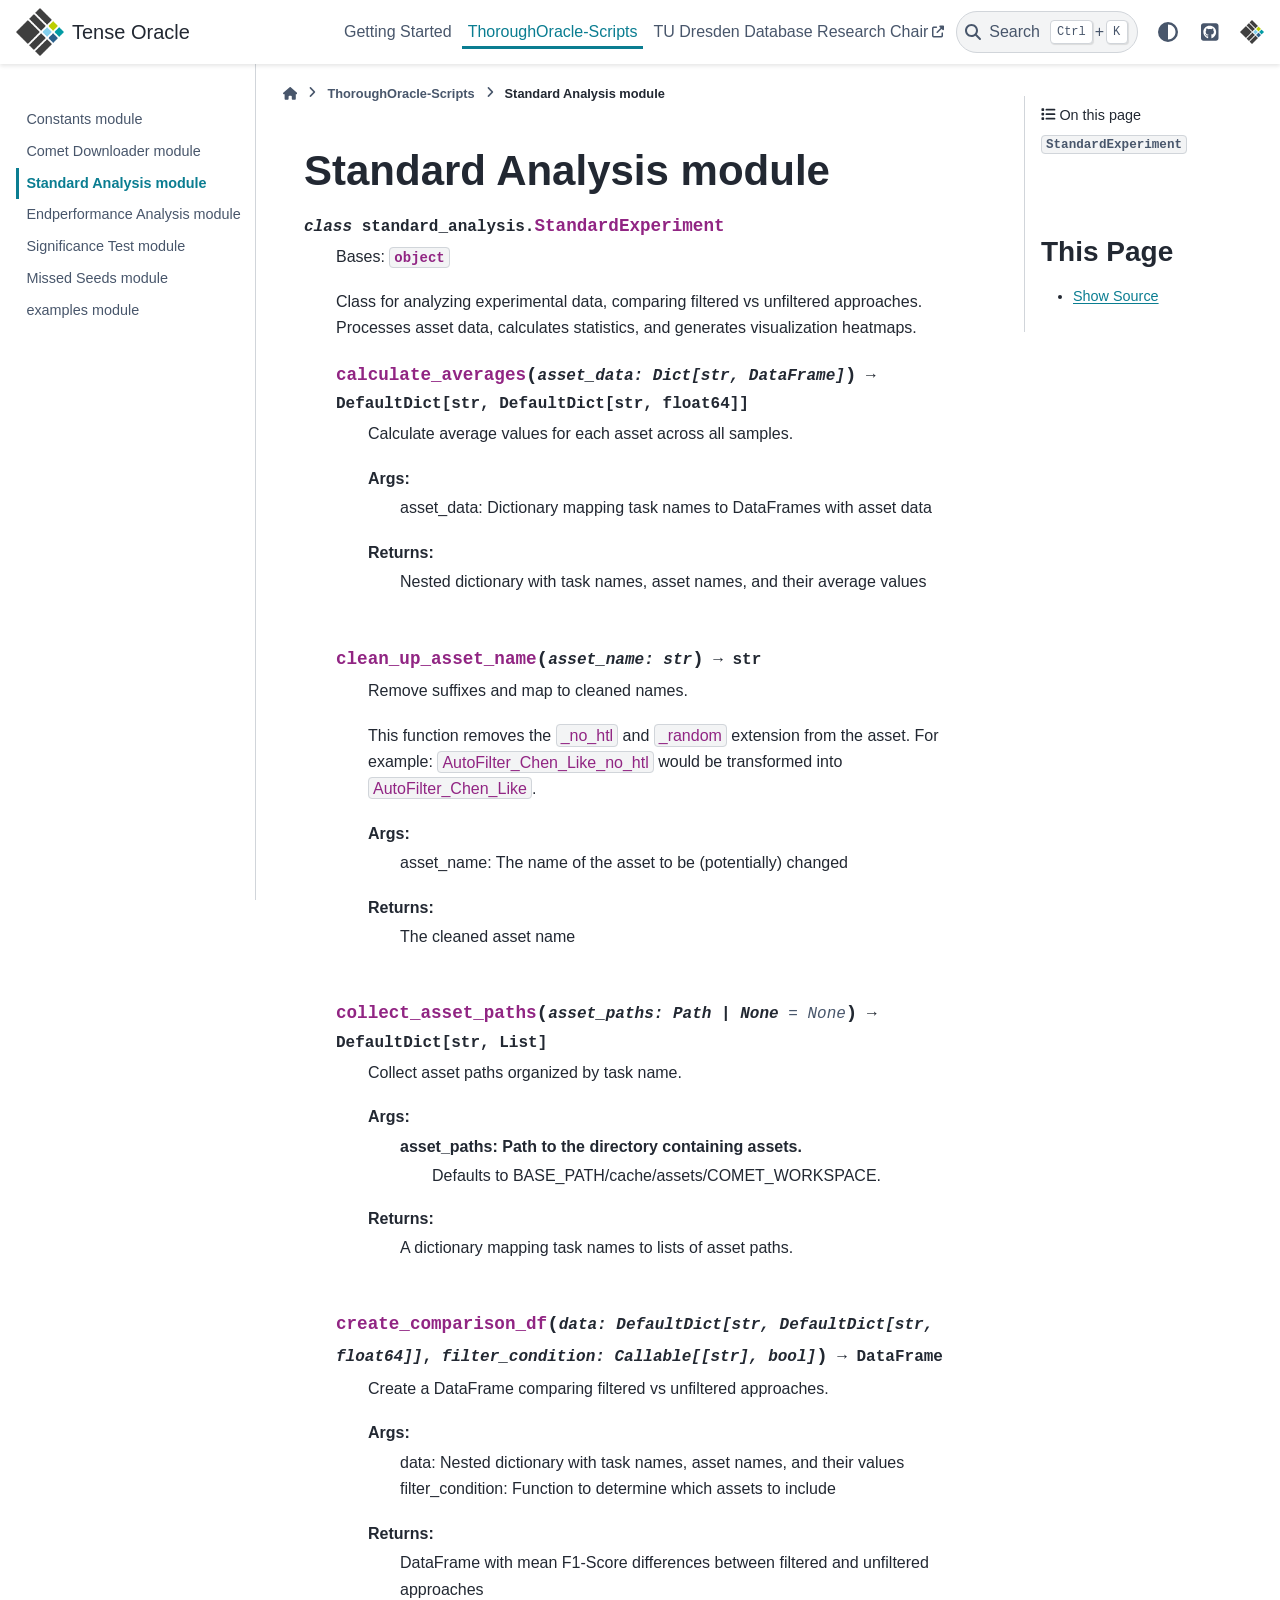
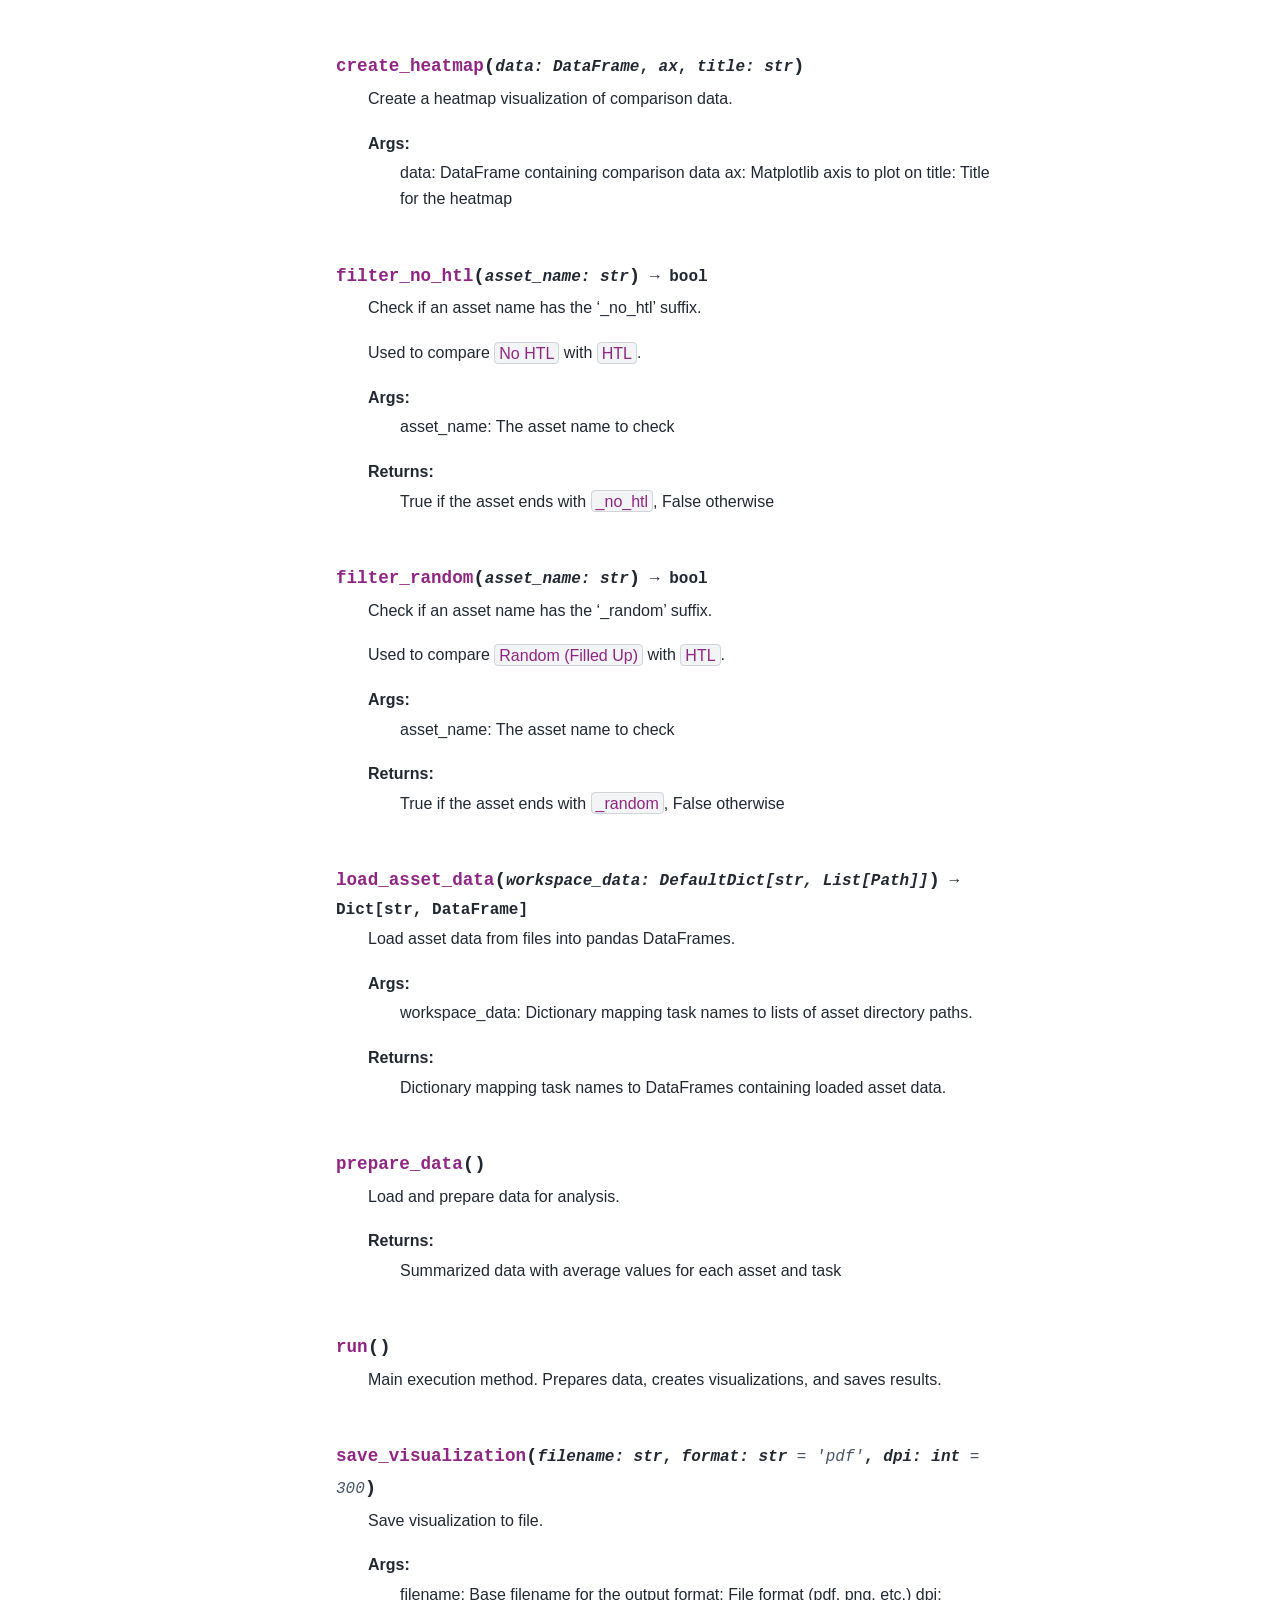
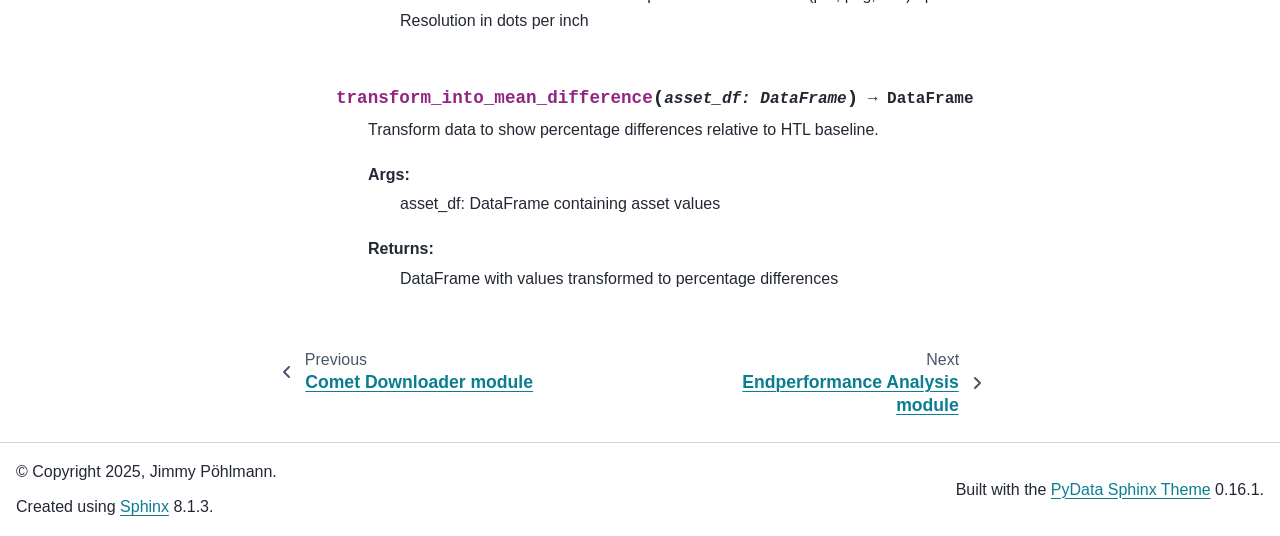
<file: standard_analysis.html>
<!DOCTYPE html>


<html lang="en" data-content_root="./" >

  <head>
    <meta charset="utf-8" />
    <meta name="viewport" content="width=device-width, initial-scale=1.0" /><meta name="viewport" content="width=device-width, initial-scale=1" />

    <title>Standard Analysis module &#8212; TenseOracle  documentation</title>
  
  
  
  <script data-cfasync="false">
    document.documentElement.dataset.mode = localStorage.getItem("mode") || "";
    document.documentElement.dataset.theme = localStorage.getItem("theme") || "";
  </script>
  <!--
    this give us a css class that will be invisible only if js is disabled
  -->
  <noscript>
    <style>
      .pst-js-only { display: none !important; }

    </style>
  </noscript>
  
  <!-- Loaded before other Sphinx assets -->
  <link href="_static/styles/theme.css?digest=8878045cc6db502f8baf" rel="stylesheet" />
<link href="_static/styles/pydata-sphinx-theme.css?digest=8878045cc6db502f8baf" rel="stylesheet" />

    <link rel="stylesheet" type="text/css" href="_static/pygments.css?v=8f2a1f02" />
    <link rel="stylesheet" type="text/css" href="_static/custom.css?v=3c16df68" />
  
  <!-- So that users can add custom icons -->
  <script src="_static/scripts/fontawesome.js?digest=8878045cc6db502f8baf"></script>
  <!-- Pre-loaded scripts that we'll load fully later -->
  <link rel="preload" as="script" href="_static/scripts/bootstrap.js?digest=8878045cc6db502f8baf" />
<link rel="preload" as="script" href="_static/scripts/pydata-sphinx-theme.js?digest=8878045cc6db502f8baf" />

    <script src="_static/documentation_options.js?v=5929fcd5"></script>
    <script src="_static/doctools.js?v=9bcbadda"></script>
    <script src="_static/sphinx_highlight.js?v=dc90522c"></script>
    <script>DOCUMENTATION_OPTIONS.pagename = 'standard_analysis';</script>
    <link rel="icon" href="_static/db_chair_logo.svg"/>
    <link rel="index" title="Index" href="genindex.html" />
    <link rel="search" title="Search" href="search.html" />
    <link rel="next" title="Endperformance Analysis module" href="endperformance_analysis.html" />
    <link rel="prev" title="Comet Downloader module" href="comet_downloader.html" />
  <meta name="viewport" content="width=device-width, initial-scale=1"/>
  <meta name="docsearch:language" content="en"/>
  <meta name="docsearch:version" content="" />
  </head>
  
  
  <body data-bs-spy="scroll" data-bs-target=".bd-toc-nav" data-offset="180" data-bs-root-margin="0px 0px -60%" data-default-mode="">

  
  
  <div id="pst-skip-link" class="skip-link d-print-none"><a href="#main-content">Skip to main content</a></div>
  
  <div id="pst-scroll-pixel-helper"></div>
  
  <button type="button" class="btn rounded-pill" id="pst-back-to-top">
    <i class="fa-solid fa-arrow-up"></i>Back to top</button>

  
  <dialog id="pst-search-dialog">
    
<form class="bd-search d-flex align-items-center"
      action="search.html"
      method="get">
  <i class="fa-solid fa-magnifying-glass"></i>
  <input type="search"
         class="form-control"
         name="q"
         placeholder="Search the docs ..."
         aria-label="Search the docs ..."
         autocomplete="off"
         autocorrect="off"
         autocapitalize="off"
         spellcheck="false"/>
  <span class="search-button__kbd-shortcut"><kbd class="kbd-shortcut__modifier">Ctrl</kbd>+<kbd>K</kbd></span>
</form>
  </dialog>

  <div class="pst-async-banner-revealer d-none">
  <aside id="bd-header-version-warning" class="d-none d-print-none" aria-label="Version warning"></aside>
</div>

  
    <header class="bd-header navbar navbar-expand-lg bd-navbar d-print-none">
<div class="bd-header__inner bd-page-width">
  <button class="pst-navbar-icon sidebar-toggle primary-toggle" aria-label="Site navigation">
    <span class="fa-solid fa-bars"></span>
  </button>
  
  
  <div class="col-lg-3 navbar-header-items__start">
    
      <div class="navbar-item">

  
    
  

<a class="navbar-brand logo" href="index.html">
  
  
  
  
  
    
    
      
    
    
    <img src="_static/db_chair_logo.svg" class="logo__image only-light" alt=""/>
    <img src="_static/db_chair_logo.svg" class="logo__image only-dark pst-js-only" alt=""/>
  
  
    <p class="title logo__title">Tense Oracle</p>
  
</a></div>
    
  </div>
  
  <div class="col-lg-9 navbar-header-items">
    
    <div class="me-auto navbar-header-items__center">
      
        <div class="navbar-item">
<nav>
  <ul class="bd-navbar-elements navbar-nav">
    
<li class="nav-item ">
  <a class="nav-link nav-internal" href="usage.html">
    Getting Started
  </a>
</li>


<li class="nav-item current active">
  <a class="nav-link nav-internal" href="modules.html">
    ThoroughOracle-Scripts
  </a>
</li>


<li class="nav-item ">
  <a class="nav-link nav-external" href="https://tu-dresden.de/ing/informatik/sya/db/#intro">
    TU Dresden Database Research Chair
  </a>
</li>

  </ul>
</nav></div>
      
    </div>
    
    
    <div class="navbar-header-items__end">
      
        <div class="navbar-item navbar-persistent--container">
          

<button class="btn search-button-field search-button__button pst-js-only" title="Search" aria-label="Search" data-bs-placement="bottom" data-bs-toggle="tooltip">
 <i class="fa-solid fa-magnifying-glass"></i>
 <span class="search-button__default-text">Search</span>
 <span class="search-button__kbd-shortcut"><kbd class="kbd-shortcut__modifier">Ctrl</kbd>+<kbd class="kbd-shortcut__modifier">K</kbd></span>
</button>
        </div>
      
      
        <div class="navbar-item">

<button class="btn btn-sm nav-link pst-navbar-icon theme-switch-button pst-js-only" aria-label="Color mode" data-bs-title="Color mode"  data-bs-placement="bottom" data-bs-toggle="tooltip">
  <i class="theme-switch fa-solid fa-sun                fa-lg" data-mode="light" title="Light"></i>
  <i class="theme-switch fa-solid fa-moon               fa-lg" data-mode="dark"  title="Dark"></i>
  <i class="theme-switch fa-solid fa-circle-half-stroke fa-lg" data-mode="auto"  title="System Settings"></i>
</button></div>
      
        <div class="navbar-item"><ul class="navbar-icon-links"
    aria-label="Icon Links">
        <li class="nav-item">
          
          
          
          
          
          
          
          
          <a href="https://github.com/JP-SystemsX/TenseOracle" title="GitHub Project" class="nav-link pst-navbar-icon" rel="noopener" target="_blank" data-bs-toggle="tooltip" data-bs-placement="bottom"><i class="fa-brands fa-square-github fa-lg" aria-hidden="true"></i>
            <span class="sr-only">GitHub Project</span></a>
        </li>
        <li class="nav-item">
          
          
          
          
          
          
          
          
          <a href="https://tu-dresden.de/ing/informatik/sya/db/#intro" title="Research Chair" class="nav-link pst-navbar-icon" rel="noopener" target="_blank" data-bs-toggle="tooltip" data-bs-placement="bottom"><img src="_static/db_chair_logo.svg" class="icon-link-image" alt="Research Chair"/></a>
        </li>
</ul></div>
      
    </div>
    
  </div>
  
  
    <div class="navbar-persistent--mobile">

<button class="btn search-button-field search-button__button pst-js-only" title="Search" aria-label="Search" data-bs-placement="bottom" data-bs-toggle="tooltip">
 <i class="fa-solid fa-magnifying-glass"></i>
 <span class="search-button__default-text">Search</span>
 <span class="search-button__kbd-shortcut"><kbd class="kbd-shortcut__modifier">Ctrl</kbd>+<kbd class="kbd-shortcut__modifier">K</kbd></span>
</button>
    </div>
  

  
    <button class="pst-navbar-icon sidebar-toggle secondary-toggle" aria-label="On this page">
      <span class="fa-solid fa-outdent"></span>
    </button>
  
</div>

    </header>
  

  <div class="bd-container">
    <div class="bd-container__inner bd-page-width">
      
      
      
      <dialog id="pst-primary-sidebar-modal"></dialog>
      <div id="pst-primary-sidebar" class="bd-sidebar-primary bd-sidebar">
        

  
  <div class="sidebar-header-items sidebar-primary__section">
    
    
      <div class="sidebar-header-items__center">
        
          
          
            <div class="navbar-item">
<nav>
  <ul class="bd-navbar-elements navbar-nav">
    
<li class="nav-item ">
  <a class="nav-link nav-internal" href="usage.html">
    Getting Started
  </a>
</li>


<li class="nav-item current active">
  <a class="nav-link nav-internal" href="modules.html">
    ThoroughOracle-Scripts
  </a>
</li>


<li class="nav-item ">
  <a class="nav-link nav-external" href="https://tu-dresden.de/ing/informatik/sya/db/#intro">
    TU Dresden Database Research Chair
  </a>
</li>

  </ul>
</nav></div>
          
        
      </div>
    
    
    
      <div class="sidebar-header-items__end">
        
          <div class="navbar-item">

<button class="btn btn-sm nav-link pst-navbar-icon theme-switch-button pst-js-only" aria-label="Color mode" data-bs-title="Color mode"  data-bs-placement="bottom" data-bs-toggle="tooltip">
  <i class="theme-switch fa-solid fa-sun                fa-lg" data-mode="light" title="Light"></i>
  <i class="theme-switch fa-solid fa-moon               fa-lg" data-mode="dark"  title="Dark"></i>
  <i class="theme-switch fa-solid fa-circle-half-stroke fa-lg" data-mode="auto"  title="System Settings"></i>
</button></div>
        
          <div class="navbar-item"><ul class="navbar-icon-links"
    aria-label="Icon Links">
        <li class="nav-item">
          
          
          
          
          
          
          
          
          <a href="https://github.com/JP-SystemsX/TenseOracle" title="GitHub Project" class="nav-link pst-navbar-icon" rel="noopener" target="_blank" data-bs-toggle="tooltip" data-bs-placement="bottom"><i class="fa-brands fa-square-github fa-lg" aria-hidden="true"></i>
            <span class="sr-only">GitHub Project</span></a>
        </li>
        <li class="nav-item">
          
          
          
          
          
          
          
          
          <a href="https://tu-dresden.de/ing/informatik/sya/db/#intro" title="Research Chair" class="nav-link pst-navbar-icon" rel="noopener" target="_blank" data-bs-toggle="tooltip" data-bs-placement="bottom"><img src="_static/db_chair_logo.svg" class="icon-link-image" alt="Research Chair"/></a>
        </li>
</ul></div>
        
      </div>
    
  </div>
  
    <div class="sidebar-primary-items__start sidebar-primary__section">
        <div class="sidebar-primary-item">
<nav class="bd-docs-nav bd-links"
     aria-label="Section Navigation">
  <p class="bd-links__title" role="heading" aria-level="1">Section Navigation</p>
  <div class="bd-toc-item navbar-nav"><ul class="current nav bd-sidenav">
<li class="toctree-l1"><a class="reference internal" href="constants.html">Constants module</a></li>
<li class="toctree-l1"><a class="reference internal" href="comet_downloader.html">Comet Downloader module</a></li>
<li class="toctree-l1 current active"><a class="current reference internal" href="#">Standard Analysis module</a></li>
<li class="toctree-l1"><a class="reference internal" href="endperformance_analysis.html">Endperformance Analysis module</a></li>
<li class="toctree-l1"><a class="reference internal" href="significance_test.html">Significance Test module</a></li>
<li class="toctree-l1"><a class="reference internal" href="missed_seeds.html">Missed Seeds module</a></li>
<li class="toctree-l1"><a class="reference internal" href="examples.html">examples module</a></li>
</ul>
</div>
</nav></div>
    </div>
  
  
  <div class="sidebar-primary-items__end sidebar-primary__section">
      <div class="sidebar-primary-item">
<div id="ethical-ad-placement"
      class="flat"
      data-ea-publisher="readthedocs"
      data-ea-type="readthedocs-sidebar"
      data-ea-manual="true">
</div></div>
  </div>


      </div>
      
      <main id="main-content" class="bd-main" role="main">
        
        
          <div class="bd-content">
            <div class="bd-article-container">
              
              <div class="bd-header-article d-print-none">
<div class="header-article-items header-article__inner">
  
    <div class="header-article-items__start">
      
        <div class="header-article-item">

<nav aria-label="Breadcrumb" class="d-print-none">
  <ul class="bd-breadcrumbs">
    
    <li class="breadcrumb-item breadcrumb-home">
      <a href="index.html" class="nav-link" aria-label="Home">
        <i class="fa-solid fa-home"></i>
      </a>
    </li>
    
    <li class="breadcrumb-item"><a href="modules.html" class="nav-link">ThoroughOracle-Scripts</a></li>
    
    <li class="breadcrumb-item active" aria-current="page"><span class="ellipsis">Standard Analysis module</span></li>
  </ul>
</nav>
</div>
      
    </div>
  
  
</div>
</div>
              
              
              
                
<div id="searchbox"></div>
                <article class="bd-article">
                  
  <section id="module-standard_analysis">
<span id="standard-analysis-module"></span><h1>Standard Analysis module<a class="headerlink" href="#module-standard_analysis" title="Link to this heading">#</a></h1>
<dl class="py class">
<dt class="sig sig-object py" id="standard_analysis.StandardExperiment">
<em class="property"><span class="pre">class</span><span class="w"> </span></em><span class="sig-prename descclassname"><span class="pre">standard_analysis.</span></span><span class="sig-name descname"><span class="pre">StandardExperiment</span></span><a class="headerlink" href="#standard_analysis.StandardExperiment" title="Link to this definition">#</a></dt>
<dd><p>Bases: <code class="xref py py-class docutils literal notranslate"><span class="pre">object</span></code></p>
<p>Class for analyzing experimental data, comparing filtered vs unfiltered approaches.
Processes asset data, calculates statistics, and generates visualization heatmaps.</p>
<dl class="py method">
<dt class="sig sig-object py" id="standard_analysis.StandardExperiment.calculate_averages">
<span class="sig-name descname"><span class="pre">calculate_averages</span></span><span class="sig-paren">(</span><em class="sig-param"><span class="n"><span class="pre">asset_data</span></span><span class="p"><span class="pre">:</span></span><span class="w"> </span><span class="n"><span class="pre">Dict</span><span class="p"><span class="pre">[</span></span><span class="pre">str</span><span class="p"><span class="pre">,</span></span><span class="w"> </span><span class="pre">DataFrame</span><span class="p"><span class="pre">]</span></span></span></em><span class="sig-paren">)</span> <span class="sig-return"><span class="sig-return-icon">&#x2192;</span> <span class="sig-return-typehint"><span class="pre">DefaultDict</span><span class="p"><span class="pre">[</span></span><span class="pre">str</span><span class="p"><span class="pre">,</span></span><span class="w"> </span><span class="pre">DefaultDict</span><span class="p"><span class="pre">[</span></span><span class="pre">str</span><span class="p"><span class="pre">,</span></span><span class="w"> </span><span class="pre">float64</span><span class="p"><span class="pre">]</span></span><span class="p"><span class="pre">]</span></span></span></span><a class="headerlink" href="#standard_analysis.StandardExperiment.calculate_averages" title="Link to this definition">#</a></dt>
<dd><p>Calculate average values for each asset across all samples.</p>
<dl class="simple">
<dt>Args:</dt><dd><p>asset_data: Dictionary mapping task names to DataFrames with asset data</p>
</dd>
<dt>Returns:</dt><dd><p>Nested dictionary with task names, asset names, and their average values</p>
</dd>
</dl>
</dd></dl>

<dl class="py method">
<dt class="sig sig-object py" id="standard_analysis.StandardExperiment.clean_up_asset_name">
<span class="sig-name descname"><span class="pre">clean_up_asset_name</span></span><span class="sig-paren">(</span><em class="sig-param"><span class="n"><span class="pre">asset_name</span></span><span class="p"><span class="pre">:</span></span><span class="w"> </span><span class="n"><span class="pre">str</span></span></em><span class="sig-paren">)</span> <span class="sig-return"><span class="sig-return-icon">&#x2192;</span> <span class="sig-return-typehint"><span class="pre">str</span></span></span><a class="headerlink" href="#standard_analysis.StandardExperiment.clean_up_asset_name" title="Link to this definition">#</a></dt>
<dd><p>Remove suffixes and map to cleaned names.</p>
<p>This function removes the <cite>_no_htl</cite> and <cite>_random</cite> extension from the asset.
For example: <cite>AutoFilter_Chen_Like_no_htl</cite> would be transformed into <cite>AutoFilter_Chen_Like</cite>.</p>
<dl class="simple">
<dt>Args:</dt><dd><p>asset_name: The name of the asset to be (potentially) changed</p>
</dd>
<dt>Returns:</dt><dd><p>The cleaned asset name</p>
</dd>
</dl>
</dd></dl>

<dl class="py method">
<dt class="sig sig-object py" id="standard_analysis.StandardExperiment.collect_asset_paths">
<span class="sig-name descname"><span class="pre">collect_asset_paths</span></span><span class="sig-paren">(</span><em class="sig-param"><span class="n"><span class="pre">asset_paths</span></span><span class="p"><span class="pre">:</span></span><span class="w"> </span><span class="n"><span class="pre">Path</span><span class="w"> </span><span class="p"><span class="pre">|</span></span><span class="w"> </span><span class="pre">None</span></span><span class="w"> </span><span class="o"><span class="pre">=</span></span><span class="w"> </span><span class="default_value"><span class="pre">None</span></span></em><span class="sig-paren">)</span> <span class="sig-return"><span class="sig-return-icon">&#x2192;</span> <span class="sig-return-typehint"><span class="pre">DefaultDict</span><span class="p"><span class="pre">[</span></span><span class="pre">str</span><span class="p"><span class="pre">,</span></span><span class="w"> </span><span class="pre">List</span><span class="p"><span class="pre">]</span></span></span></span><a class="headerlink" href="#standard_analysis.StandardExperiment.collect_asset_paths" title="Link to this definition">#</a></dt>
<dd><p>Collect asset paths organized by task name.</p>
<dl class="simple">
<dt>Args:</dt><dd><dl class="simple">
<dt>asset_paths: Path to the directory containing assets.</dt><dd><p>Defaults to BASE_PATH/cache/assets/COMET_WORKSPACE.</p>
</dd>
</dl>
</dd>
<dt>Returns:</dt><dd><p>A dictionary mapping task names to lists of asset paths.</p>
</dd>
</dl>
</dd></dl>

<dl class="py method">
<dt class="sig sig-object py" id="standard_analysis.StandardExperiment.create_comparison_df">
<span class="sig-name descname"><span class="pre">create_comparison_df</span></span><span class="sig-paren">(</span><em class="sig-param"><span class="n"><span class="pre">data</span></span><span class="p"><span class="pre">:</span></span><span class="w"> </span><span class="n"><span class="pre">DefaultDict</span><span class="p"><span class="pre">[</span></span><span class="pre">str</span><span class="p"><span class="pre">,</span></span><span class="w"> </span><span class="pre">DefaultDict</span><span class="p"><span class="pre">[</span></span><span class="pre">str</span><span class="p"><span class="pre">,</span></span><span class="w"> </span><span class="pre">float64</span><span class="p"><span class="pre">]</span></span><span class="p"><span class="pre">]</span></span></span></em>, <em class="sig-param"><span class="n"><span class="pre">filter_condition</span></span><span class="p"><span class="pre">:</span></span><span class="w"> </span><span class="n"><span class="pre">Callable</span><span class="p"><span class="pre">[</span></span><span class="p"><span class="pre">[</span></span><span class="pre">str</span><span class="p"><span class="pre">]</span></span><span class="p"><span class="pre">,</span></span><span class="w"> </span><span class="pre">bool</span><span class="p"><span class="pre">]</span></span></span></em><span class="sig-paren">)</span> <span class="sig-return"><span class="sig-return-icon">&#x2192;</span> <span class="sig-return-typehint"><span class="pre">DataFrame</span></span></span><a class="headerlink" href="#standard_analysis.StandardExperiment.create_comparison_df" title="Link to this definition">#</a></dt>
<dd><p>Create a DataFrame comparing filtered vs unfiltered approaches.</p>
<dl class="simple">
<dt>Args:</dt><dd><p>data: Nested dictionary with task names, asset names, and their values
filter_condition: Function to determine which assets to include</p>
</dd>
<dt>Returns:</dt><dd><p>DataFrame with mean F1-Score differences between filtered and unfiltered approaches</p>
</dd>
</dl>
</dd></dl>

<dl class="py method">
<dt class="sig sig-object py" id="standard_analysis.StandardExperiment.create_heatmap">
<span class="sig-name descname"><span class="pre">create_heatmap</span></span><span class="sig-paren">(</span><em class="sig-param"><span class="n"><span class="pre">data</span></span><span class="p"><span class="pre">:</span></span><span class="w"> </span><span class="n"><span class="pre">DataFrame</span></span></em>, <em class="sig-param"><span class="n"><span class="pre">ax</span></span></em>, <em class="sig-param"><span class="n"><span class="pre">title</span></span><span class="p"><span class="pre">:</span></span><span class="w"> </span><span class="n"><span class="pre">str</span></span></em><span class="sig-paren">)</span><a class="headerlink" href="#standard_analysis.StandardExperiment.create_heatmap" title="Link to this definition">#</a></dt>
<dd><p>Create a heatmap visualization of comparison data.</p>
<dl class="simple">
<dt>Args:</dt><dd><p>data: DataFrame containing comparison data
ax: Matplotlib axis to plot on
title: Title for the heatmap</p>
</dd>
</dl>
</dd></dl>

<dl class="py method">
<dt class="sig sig-object py" id="standard_analysis.StandardExperiment.filter_no_htl">
<span class="sig-name descname"><span class="pre">filter_no_htl</span></span><span class="sig-paren">(</span><em class="sig-param"><span class="n"><span class="pre">asset_name</span></span><span class="p"><span class="pre">:</span></span><span class="w"> </span><span class="n"><span class="pre">str</span></span></em><span class="sig-paren">)</span> <span class="sig-return"><span class="sig-return-icon">&#x2192;</span> <span class="sig-return-typehint"><span class="pre">bool</span></span></span><a class="headerlink" href="#standard_analysis.StandardExperiment.filter_no_htl" title="Link to this definition">#</a></dt>
<dd><p>Check if an asset name has the ‘_no_htl’ suffix.</p>
<p>Used to compare <cite>No HTL</cite> with <cite>HTL</cite>.</p>
<dl class="simple">
<dt>Args:</dt><dd><p>asset_name: The asset name to check</p>
</dd>
<dt>Returns:</dt><dd><p>True if the asset ends with <cite>_no_htl</cite>, False otherwise</p>
</dd>
</dl>
</dd></dl>

<dl class="py method">
<dt class="sig sig-object py" id="standard_analysis.StandardExperiment.filter_random">
<span class="sig-name descname"><span class="pre">filter_random</span></span><span class="sig-paren">(</span><em class="sig-param"><span class="n"><span class="pre">asset_name</span></span><span class="p"><span class="pre">:</span></span><span class="w"> </span><span class="n"><span class="pre">str</span></span></em><span class="sig-paren">)</span> <span class="sig-return"><span class="sig-return-icon">&#x2192;</span> <span class="sig-return-typehint"><span class="pre">bool</span></span></span><a class="headerlink" href="#standard_analysis.StandardExperiment.filter_random" title="Link to this definition">#</a></dt>
<dd><p>Check if an asset name has the ‘_random’ suffix.</p>
<p>Used to compare <cite>Random (Filled Up)</cite> with <cite>HTL</cite>.</p>
<dl class="simple">
<dt>Args:</dt><dd><p>asset_name: The asset name to check</p>
</dd>
<dt>Returns:</dt><dd><p>True if the asset ends with <cite>_random</cite>, False otherwise</p>
</dd>
</dl>
</dd></dl>

<dl class="py method">
<dt class="sig sig-object py" id="standard_analysis.StandardExperiment.load_asset_data">
<span class="sig-name descname"><span class="pre">load_asset_data</span></span><span class="sig-paren">(</span><em class="sig-param"><span class="n"><span class="pre">workspace_data</span></span><span class="p"><span class="pre">:</span></span><span class="w"> </span><span class="n"><span class="pre">DefaultDict</span><span class="p"><span class="pre">[</span></span><span class="pre">str</span><span class="p"><span class="pre">,</span></span><span class="w"> </span><span class="pre">List</span><span class="p"><span class="pre">[</span></span><span class="pre">Path</span><span class="p"><span class="pre">]</span></span><span class="p"><span class="pre">]</span></span></span></em><span class="sig-paren">)</span> <span class="sig-return"><span class="sig-return-icon">&#x2192;</span> <span class="sig-return-typehint"><span class="pre">Dict</span><span class="p"><span class="pre">[</span></span><span class="pre">str</span><span class="p"><span class="pre">,</span></span><span class="w"> </span><span class="pre">DataFrame</span><span class="p"><span class="pre">]</span></span></span></span><a class="headerlink" href="#standard_analysis.StandardExperiment.load_asset_data" title="Link to this definition">#</a></dt>
<dd><p>Load asset data from files into pandas DataFrames.</p>
<dl class="simple">
<dt>Args:</dt><dd><p>workspace_data: Dictionary mapping task names to lists of asset directory paths.</p>
</dd>
<dt>Returns:</dt><dd><p>Dictionary mapping task names to DataFrames containing loaded asset data.</p>
</dd>
</dl>
</dd></dl>

<dl class="py method">
<dt class="sig sig-object py" id="standard_analysis.StandardExperiment.prepare_data">
<span class="sig-name descname"><span class="pre">prepare_data</span></span><span class="sig-paren">(</span><span class="sig-paren">)</span><a class="headerlink" href="#standard_analysis.StandardExperiment.prepare_data" title="Link to this definition">#</a></dt>
<dd><p>Load and prepare data for analysis.</p>
<dl class="simple">
<dt>Returns:</dt><dd><p>Summarized data with average values for each asset and task</p>
</dd>
</dl>
</dd></dl>

<dl class="py method">
<dt class="sig sig-object py" id="standard_analysis.StandardExperiment.run">
<span class="sig-name descname"><span class="pre">run</span></span><span class="sig-paren">(</span><span class="sig-paren">)</span><a class="headerlink" href="#standard_analysis.StandardExperiment.run" title="Link to this definition">#</a></dt>
<dd><p>Main execution method. Prepares data, creates visualizations, and saves results.</p>
</dd></dl>

<dl class="py method">
<dt class="sig sig-object py" id="standard_analysis.StandardExperiment.save_visualization">
<span class="sig-name descname"><span class="pre">save_visualization</span></span><span class="sig-paren">(</span><em class="sig-param"><span class="n"><span class="pre">filename</span></span><span class="p"><span class="pre">:</span></span><span class="w"> </span><span class="n"><span class="pre">str</span></span></em>, <em class="sig-param"><span class="n"><span class="pre">format</span></span><span class="p"><span class="pre">:</span></span><span class="w"> </span><span class="n"><span class="pre">str</span></span><span class="w"> </span><span class="o"><span class="pre">=</span></span><span class="w"> </span><span class="default_value"><span class="pre">'pdf'</span></span></em>, <em class="sig-param"><span class="n"><span class="pre">dpi</span></span><span class="p"><span class="pre">:</span></span><span class="w"> </span><span class="n"><span class="pre">int</span></span><span class="w"> </span><span class="o"><span class="pre">=</span></span><span class="w"> </span><span class="default_value"><span class="pre">300</span></span></em><span class="sig-paren">)</span><a class="headerlink" href="#standard_analysis.StandardExperiment.save_visualization" title="Link to this definition">#</a></dt>
<dd><p>Save visualization to file.</p>
<dl class="simple">
<dt>Args:</dt><dd><p>filename: Base filename for the output
format: File format (pdf, png, etc.)
dpi: Resolution in dots per inch</p>
</dd>
</dl>
</dd></dl>

<dl class="py method">
<dt class="sig sig-object py" id="standard_analysis.StandardExperiment.transform_into_mean_difference">
<span class="sig-name descname"><span class="pre">transform_into_mean_difference</span></span><span class="sig-paren">(</span><em class="sig-param"><span class="n"><span class="pre">asset_df</span></span><span class="p"><span class="pre">:</span></span><span class="w"> </span><span class="n"><span class="pre">DataFrame</span></span></em><span class="sig-paren">)</span> <span class="sig-return"><span class="sig-return-icon">&#x2192;</span> <span class="sig-return-typehint"><span class="pre">DataFrame</span></span></span><a class="headerlink" href="#standard_analysis.StandardExperiment.transform_into_mean_difference" title="Link to this definition">#</a></dt>
<dd><p>Transform data to show percentage differences relative to HTL baseline.</p>
<dl class="simple">
<dt>Args:</dt><dd><p>asset_df: DataFrame containing asset values</p>
</dd>
<dt>Returns:</dt><dd><p>DataFrame with values transformed to percentage differences</p>
</dd>
</dl>
</dd></dl>

</dd></dl>

</section>


                </article>
              
              
              
              
              
                <footer class="prev-next-footer d-print-none">
                  
<div class="prev-next-area">
    <a class="left-prev"
       href="comet_downloader.html"
       title="previous page">
      <i class="fa-solid fa-angle-left"></i>
      <div class="prev-next-info">
        <p class="prev-next-subtitle">previous</p>
        <p class="prev-next-title">Comet Downloader module</p>
      </div>
    </a>
    <a class="right-next"
       href="endperformance_analysis.html"
       title="next page">
      <div class="prev-next-info">
        <p class="prev-next-subtitle">next</p>
        <p class="prev-next-title">Endperformance Analysis module</p>
      </div>
      <i class="fa-solid fa-angle-right"></i>
    </a>
</div>
                </footer>
              
            </div>
            
            
              
                <dialog id="pst-secondary-sidebar-modal"></dialog>
                <div id="pst-secondary-sidebar" class="bd-sidebar-secondary bd-toc"><div class="sidebar-secondary-items sidebar-secondary__inner">


  <div class="sidebar-secondary-item">
<div
    id="pst-page-navigation-heading-2"
    class="page-toc tocsection onthispage">
    <i class="fa-solid fa-list"></i> On this page
  </div>
  <nav class="bd-toc-nav page-toc" aria-labelledby="pst-page-navigation-heading-2">
    <ul class="visible nav section-nav flex-column">
<li class="toc-h2 nav-item toc-entry"><a class="reference internal nav-link" href="#standard_analysis.StandardExperiment"><code class="docutils literal notranslate"><span class="pre">StandardExperiment</span></code></a><ul class="nav section-nav flex-column">
<li class="toc-h3 nav-item toc-entry"><a class="reference internal nav-link" href="#standard_analysis.StandardExperiment.calculate_averages"><code class="docutils literal notranslate"><span class="pre">StandardExperiment.calculate_averages()</span></code></a></li>
<li class="toc-h3 nav-item toc-entry"><a class="reference internal nav-link" href="#standard_analysis.StandardExperiment.clean_up_asset_name"><code class="docutils literal notranslate"><span class="pre">StandardExperiment.clean_up_asset_name()</span></code></a></li>
<li class="toc-h3 nav-item toc-entry"><a class="reference internal nav-link" href="#standard_analysis.StandardExperiment.collect_asset_paths"><code class="docutils literal notranslate"><span class="pre">StandardExperiment.collect_asset_paths()</span></code></a></li>
<li class="toc-h3 nav-item toc-entry"><a class="reference internal nav-link" href="#standard_analysis.StandardExperiment.create_comparison_df"><code class="docutils literal notranslate"><span class="pre">StandardExperiment.create_comparison_df()</span></code></a></li>
<li class="toc-h3 nav-item toc-entry"><a class="reference internal nav-link" href="#standard_analysis.StandardExperiment.create_heatmap"><code class="docutils literal notranslate"><span class="pre">StandardExperiment.create_heatmap()</span></code></a></li>
<li class="toc-h3 nav-item toc-entry"><a class="reference internal nav-link" href="#standard_analysis.StandardExperiment.filter_no_htl"><code class="docutils literal notranslate"><span class="pre">StandardExperiment.filter_no_htl()</span></code></a></li>
<li class="toc-h3 nav-item toc-entry"><a class="reference internal nav-link" href="#standard_analysis.StandardExperiment.filter_random"><code class="docutils literal notranslate"><span class="pre">StandardExperiment.filter_random()</span></code></a></li>
<li class="toc-h3 nav-item toc-entry"><a class="reference internal nav-link" href="#standard_analysis.StandardExperiment.load_asset_data"><code class="docutils literal notranslate"><span class="pre">StandardExperiment.load_asset_data()</span></code></a></li>
<li class="toc-h3 nav-item toc-entry"><a class="reference internal nav-link" href="#standard_analysis.StandardExperiment.prepare_data"><code class="docutils literal notranslate"><span class="pre">StandardExperiment.prepare_data()</span></code></a></li>
<li class="toc-h3 nav-item toc-entry"><a class="reference internal nav-link" href="#standard_analysis.StandardExperiment.run"><code class="docutils literal notranslate"><span class="pre">StandardExperiment.run()</span></code></a></li>
<li class="toc-h3 nav-item toc-entry"><a class="reference internal nav-link" href="#standard_analysis.StandardExperiment.save_visualization"><code class="docutils literal notranslate"><span class="pre">StandardExperiment.save_visualization()</span></code></a></li>
<li class="toc-h3 nav-item toc-entry"><a class="reference internal nav-link" href="#standard_analysis.StandardExperiment.transform_into_mean_difference"><code class="docutils literal notranslate"><span class="pre">StandardExperiment.transform_into_mean_difference()</span></code></a></li>
</ul>
</li>
</ul>
  </nav></div>

  <div class="sidebar-secondary-item">
  <div role="note" aria-label="source link">
    <h3>This Page</h3>
    <ul class="this-page-menu">
      <li><a href="_sources/standard_analysis.rst.txt"
            rel="nofollow">Show Source</a></li>
    </ul>
   </div></div>

</div></div>
              
            
          </div>
          <footer class="bd-footer-content">
            
          </footer>
        
      </main>
    </div>
  </div>
  
  <!-- Scripts loaded after <body> so the DOM is not blocked -->
  <script defer src="_static/scripts/bootstrap.js?digest=8878045cc6db502f8baf"></script>
<script defer src="_static/scripts/pydata-sphinx-theme.js?digest=8878045cc6db502f8baf"></script>

  <footer class="bd-footer">
<div class="bd-footer__inner bd-page-width">
  
    <div class="footer-items__start">
      
        <div class="footer-item">

  <p class="copyright">
    
      © Copyright 2025, Jimmy Pöhlmann.
      <br/>
    
  </p>
</div>
      
        <div class="footer-item">

  <p class="sphinx-version">
    Created using <a href="https://www.sphinx-doc.org/">Sphinx</a> 8.1.3.
    <br/>
  </p>
</div>
      
    </div>
  
  
  
    <div class="footer-items__end">
      
        <div class="footer-item">
<p class="theme-version">
  <!-- # L10n: Setting the PST URL as an argument as this does not need to be localized -->
  Built with the <a href="https://pydata-sphinx-theme.readthedocs.io/en/stable/index.html">PyData Sphinx Theme</a> 0.16.1.
</p></div>
      
    </div>
  
</div>

  </footer>
  </body>
</html>
</file>
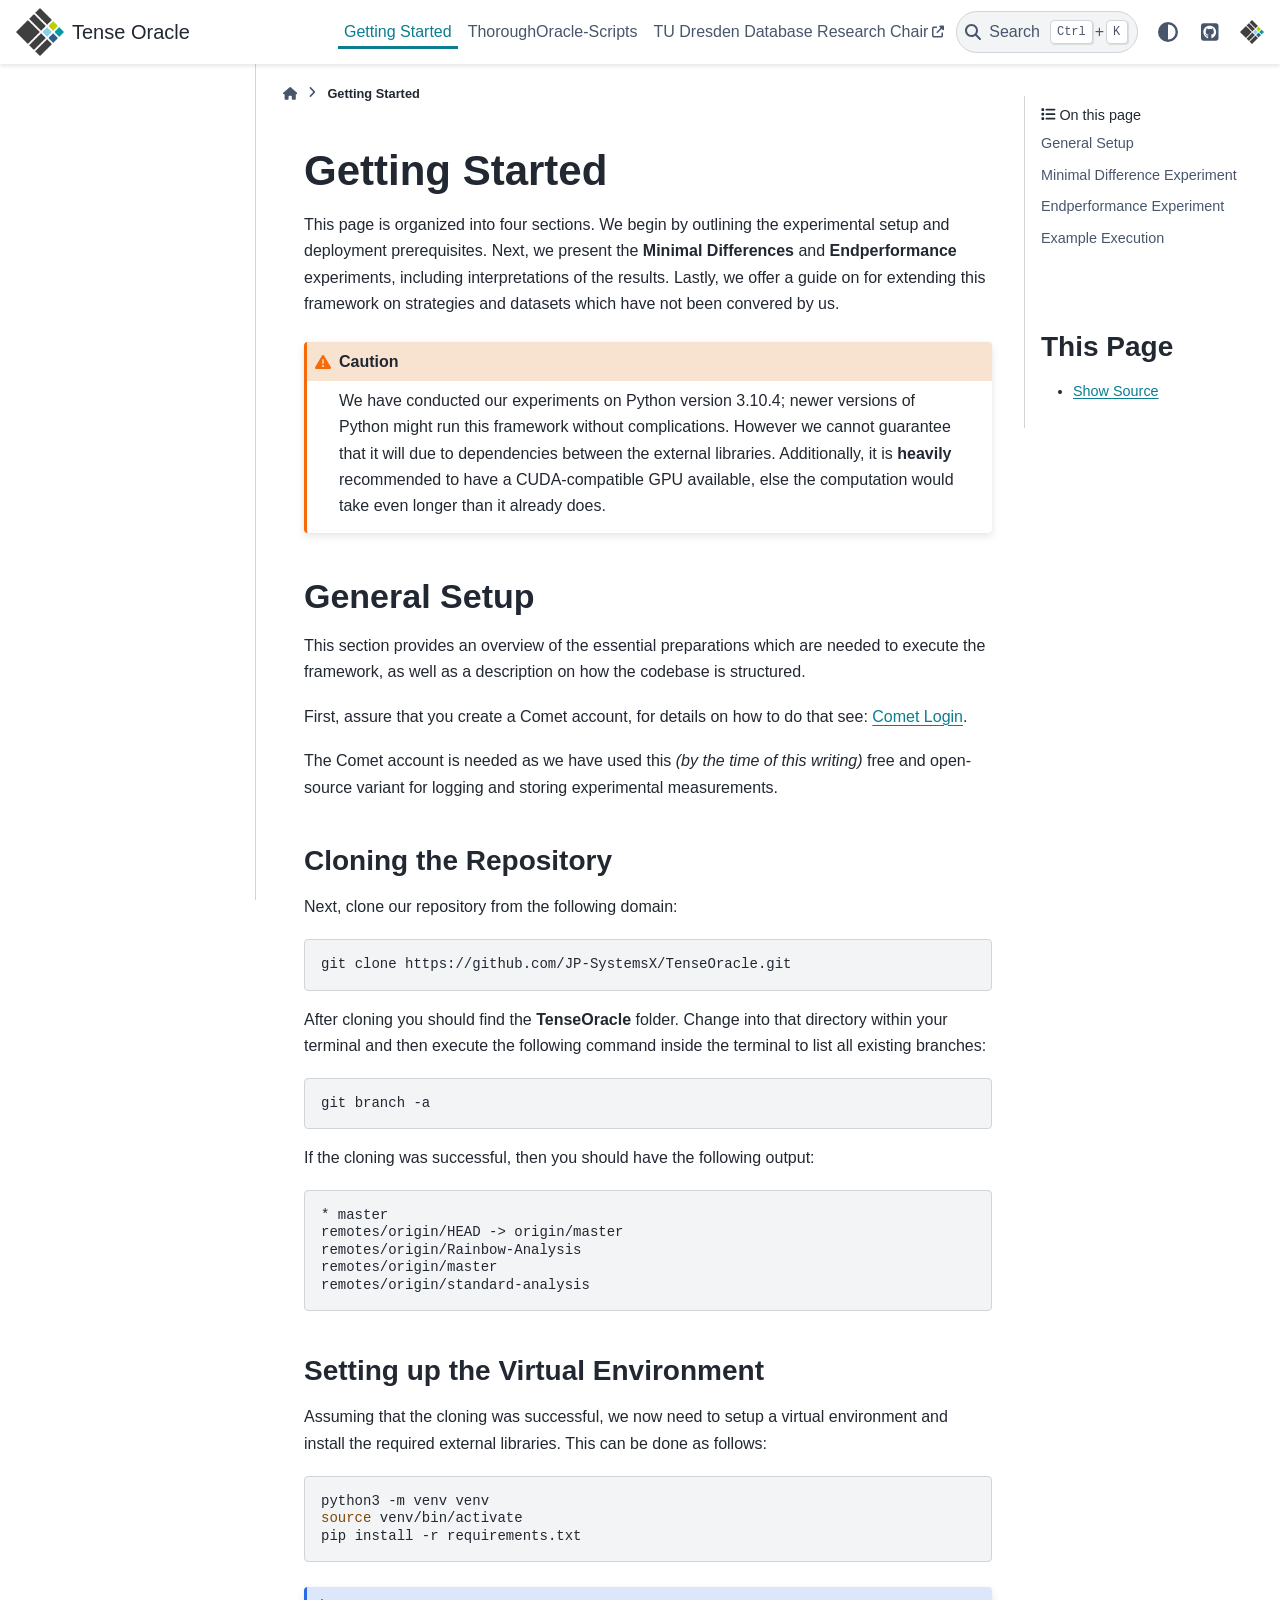
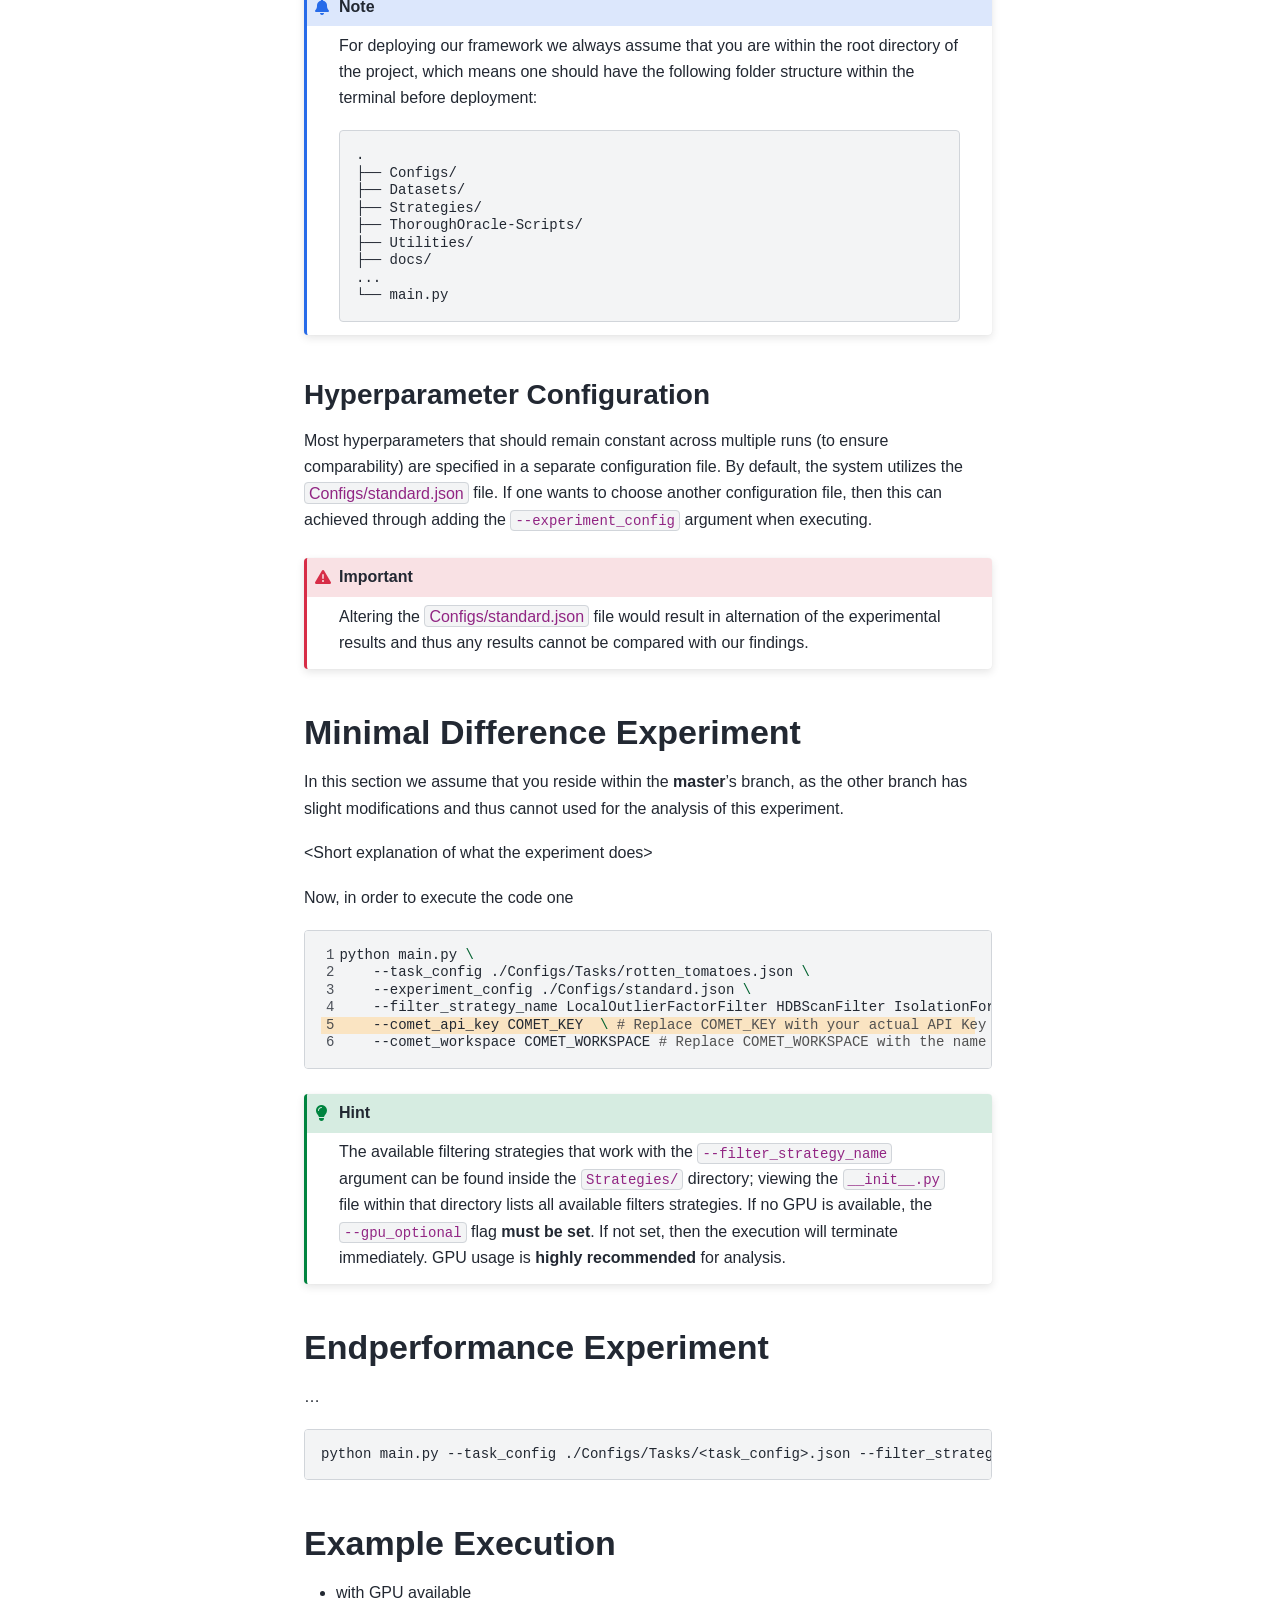
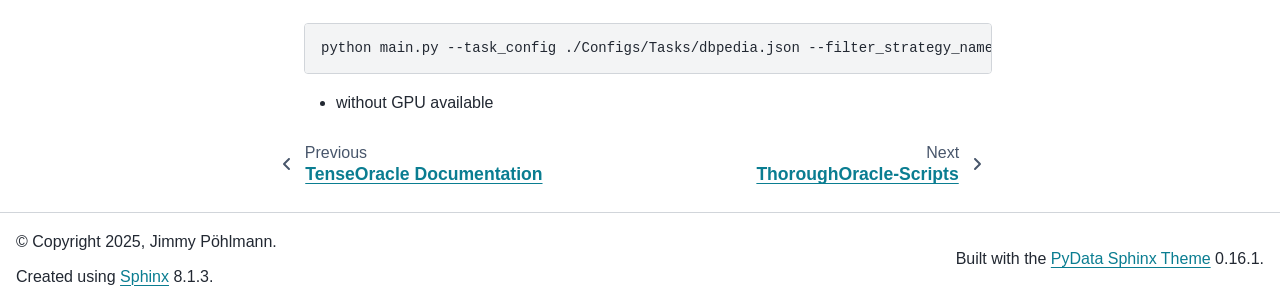
<file: usage.html>
<!DOCTYPE html>


<html lang="en" data-content_root="./" >

  <head>
    <meta charset="utf-8" />
    <meta name="viewport" content="width=device-width, initial-scale=1.0" /><meta name="viewport" content="width=device-width, initial-scale=1" />

    <title>Getting Started &#8212; TenseOracle  documentation</title>
  
  
  
  <script data-cfasync="false">
    document.documentElement.dataset.mode = localStorage.getItem("mode") || "";
    document.documentElement.dataset.theme = localStorage.getItem("theme") || "";
  </script>
  <!--
    this give us a css class that will be invisible only if js is disabled
  -->
  <noscript>
    <style>
      .pst-js-only { display: none !important; }

    </style>
  </noscript>
  
  <!-- Loaded before other Sphinx assets -->
  <link href="_static/styles/theme.css?digest=8878045cc6db502f8baf" rel="stylesheet" />
<link href="_static/styles/pydata-sphinx-theme.css?digest=8878045cc6db502f8baf" rel="stylesheet" />

    <link rel="stylesheet" type="text/css" href="_static/pygments.css?v=8f2a1f02" />
    <link rel="stylesheet" type="text/css" href="_static/custom.css?v=3c16df68" />
  
  <!-- So that users can add custom icons -->
  <script src="_static/scripts/fontawesome.js?digest=8878045cc6db502f8baf"></script>
  <!-- Pre-loaded scripts that we'll load fully later -->
  <link rel="preload" as="script" href="_static/scripts/bootstrap.js?digest=8878045cc6db502f8baf" />
<link rel="preload" as="script" href="_static/scripts/pydata-sphinx-theme.js?digest=8878045cc6db502f8baf" />

    <script src="_static/documentation_options.js?v=5929fcd5"></script>
    <script src="_static/doctools.js?v=9bcbadda"></script>
    <script src="_static/sphinx_highlight.js?v=dc90522c"></script>
    <script>DOCUMENTATION_OPTIONS.pagename = 'usage';</script>
    <link rel="icon" href="_static/db_chair_logo.svg"/>
    <link rel="index" title="Index" href="genindex.html" />
    <link rel="search" title="Search" href="search.html" />
    <link rel="next" title="ThoroughOracle-Scripts" href="modules.html" />
    <link rel="prev" title="TenseOracle Documentation" href="index.html" />
  <meta name="viewport" content="width=device-width, initial-scale=1"/>
  <meta name="docsearch:language" content="en"/>
  <meta name="docsearch:version" content="" />
  </head>
  
  
  <body data-bs-spy="scroll" data-bs-target=".bd-toc-nav" data-offset="180" data-bs-root-margin="0px 0px -60%" data-default-mode="">

  
  
  <div id="pst-skip-link" class="skip-link d-print-none"><a href="#main-content">Skip to main content</a></div>
  
  <div id="pst-scroll-pixel-helper"></div>
  
  <button type="button" class="btn rounded-pill" id="pst-back-to-top">
    <i class="fa-solid fa-arrow-up"></i>Back to top</button>

  
  <dialog id="pst-search-dialog">
    
<form class="bd-search d-flex align-items-center"
      action="search.html"
      method="get">
  <i class="fa-solid fa-magnifying-glass"></i>
  <input type="search"
         class="form-control"
         name="q"
         placeholder="Search the docs ..."
         aria-label="Search the docs ..."
         autocomplete="off"
         autocorrect="off"
         autocapitalize="off"
         spellcheck="false"/>
  <span class="search-button__kbd-shortcut"><kbd class="kbd-shortcut__modifier">Ctrl</kbd>+<kbd>K</kbd></span>
</form>
  </dialog>

  <div class="pst-async-banner-revealer d-none">
  <aside id="bd-header-version-warning" class="d-none d-print-none" aria-label="Version warning"></aside>
</div>

  
    <header class="bd-header navbar navbar-expand-lg bd-navbar d-print-none">
<div class="bd-header__inner bd-page-width">
  <button class="pst-navbar-icon sidebar-toggle primary-toggle" aria-label="Site navigation">
    <span class="fa-solid fa-bars"></span>
  </button>
  
  
  <div class="col-lg-3 navbar-header-items__start">
    
      <div class="navbar-item">

  
    
  

<a class="navbar-brand logo" href="index.html">
  
  
  
  
  
    
    
      
    
    
    <img src="_static/db_chair_logo.svg" class="logo__image only-light" alt=""/>
    <img src="_static/db_chair_logo.svg" class="logo__image only-dark pst-js-only" alt=""/>
  
  
    <p class="title logo__title">Tense Oracle</p>
  
</a></div>
    
  </div>
  
  <div class="col-lg-9 navbar-header-items">
    
    <div class="me-auto navbar-header-items__center">
      
        <div class="navbar-item">
<nav>
  <ul class="bd-navbar-elements navbar-nav">
    
<li class="nav-item current active">
  <a class="nav-link nav-internal" href="#">
    Getting Started
  </a>
</li>


<li class="nav-item ">
  <a class="nav-link nav-internal" href="modules.html">
    ThoroughOracle-Scripts
  </a>
</li>


<li class="nav-item ">
  <a class="nav-link nav-external" href="https://tu-dresden.de/ing/informatik/sya/db/#intro">
    TU Dresden Database Research Chair
  </a>
</li>

  </ul>
</nav></div>
      
    </div>
    
    
    <div class="navbar-header-items__end">
      
        <div class="navbar-item navbar-persistent--container">
          

<button class="btn search-button-field search-button__button pst-js-only" title="Search" aria-label="Search" data-bs-placement="bottom" data-bs-toggle="tooltip">
 <i class="fa-solid fa-magnifying-glass"></i>
 <span class="search-button__default-text">Search</span>
 <span class="search-button__kbd-shortcut"><kbd class="kbd-shortcut__modifier">Ctrl</kbd>+<kbd class="kbd-shortcut__modifier">K</kbd></span>
</button>
        </div>
      
      
        <div class="navbar-item">

<button class="btn btn-sm nav-link pst-navbar-icon theme-switch-button pst-js-only" aria-label="Color mode" data-bs-title="Color mode"  data-bs-placement="bottom" data-bs-toggle="tooltip">
  <i class="theme-switch fa-solid fa-sun                fa-lg" data-mode="light" title="Light"></i>
  <i class="theme-switch fa-solid fa-moon               fa-lg" data-mode="dark"  title="Dark"></i>
  <i class="theme-switch fa-solid fa-circle-half-stroke fa-lg" data-mode="auto"  title="System Settings"></i>
</button></div>
      
        <div class="navbar-item"><ul class="navbar-icon-links"
    aria-label="Icon Links">
        <li class="nav-item">
          
          
          
          
          
          
          
          
          <a href="https://github.com/JP-SystemsX/TenseOracle" title="GitHub Project" class="nav-link pst-navbar-icon" rel="noopener" target="_blank" data-bs-toggle="tooltip" data-bs-placement="bottom"><i class="fa-brands fa-square-github fa-lg" aria-hidden="true"></i>
            <span class="sr-only">GitHub Project</span></a>
        </li>
        <li class="nav-item">
          
          
          
          
          
          
          
          
          <a href="https://tu-dresden.de/ing/informatik/sya/db/#intro" title="Research Chair" class="nav-link pst-navbar-icon" rel="noopener" target="_blank" data-bs-toggle="tooltip" data-bs-placement="bottom"><img src="_static/db_chair_logo.svg" class="icon-link-image" alt="Research Chair"/></a>
        </li>
</ul></div>
      
    </div>
    
  </div>
  
  
    <div class="navbar-persistent--mobile">

<button class="btn search-button-field search-button__button pst-js-only" title="Search" aria-label="Search" data-bs-placement="bottom" data-bs-toggle="tooltip">
 <i class="fa-solid fa-magnifying-glass"></i>
 <span class="search-button__default-text">Search</span>
 <span class="search-button__kbd-shortcut"><kbd class="kbd-shortcut__modifier">Ctrl</kbd>+<kbd class="kbd-shortcut__modifier">K</kbd></span>
</button>
    </div>
  

  
    <button class="pst-navbar-icon sidebar-toggle secondary-toggle" aria-label="On this page">
      <span class="fa-solid fa-outdent"></span>
    </button>
  
</div>

    </header>
  

  <div class="bd-container">
    <div class="bd-container__inner bd-page-width">
      
      
      
      <dialog id="pst-primary-sidebar-modal"></dialog>
      <div id="pst-primary-sidebar" class="bd-sidebar-primary bd-sidebar">
        

  
  <div class="sidebar-header-items sidebar-primary__section">
    
    
      <div class="sidebar-header-items__center">
        
          
          
            <div class="navbar-item">
<nav>
  <ul class="bd-navbar-elements navbar-nav">
    
<li class="nav-item current active">
  <a class="nav-link nav-internal" href="#">
    Getting Started
  </a>
</li>


<li class="nav-item ">
  <a class="nav-link nav-internal" href="modules.html">
    ThoroughOracle-Scripts
  </a>
</li>


<li class="nav-item ">
  <a class="nav-link nav-external" href="https://tu-dresden.de/ing/informatik/sya/db/#intro">
    TU Dresden Database Research Chair
  </a>
</li>

  </ul>
</nav></div>
          
        
      </div>
    
    
    
      <div class="sidebar-header-items__end">
        
          <div class="navbar-item">

<button class="btn btn-sm nav-link pst-navbar-icon theme-switch-button pst-js-only" aria-label="Color mode" data-bs-title="Color mode"  data-bs-placement="bottom" data-bs-toggle="tooltip">
  <i class="theme-switch fa-solid fa-sun                fa-lg" data-mode="light" title="Light"></i>
  <i class="theme-switch fa-solid fa-moon               fa-lg" data-mode="dark"  title="Dark"></i>
  <i class="theme-switch fa-solid fa-circle-half-stroke fa-lg" data-mode="auto"  title="System Settings"></i>
</button></div>
        
          <div class="navbar-item"><ul class="navbar-icon-links"
    aria-label="Icon Links">
        <li class="nav-item">
          
          
          
          
          
          
          
          
          <a href="https://github.com/JP-SystemsX/TenseOracle" title="GitHub Project" class="nav-link pst-navbar-icon" rel="noopener" target="_blank" data-bs-toggle="tooltip" data-bs-placement="bottom"><i class="fa-brands fa-square-github fa-lg" aria-hidden="true"></i>
            <span class="sr-only">GitHub Project</span></a>
        </li>
        <li class="nav-item">
          
          
          
          
          
          
          
          
          <a href="https://tu-dresden.de/ing/informatik/sya/db/#intro" title="Research Chair" class="nav-link pst-navbar-icon" rel="noopener" target="_blank" data-bs-toggle="tooltip" data-bs-placement="bottom"><img src="_static/db_chair_logo.svg" class="icon-link-image" alt="Research Chair"/></a>
        </li>
</ul></div>
        
      </div>
    
  </div>
  
    <div class="sidebar-primary-items__start sidebar-primary__section">
        <div class="sidebar-primary-item">
<nav class="bd-docs-nav bd-links"
     aria-label="Section Navigation">
  <p class="bd-links__title" role="heading" aria-level="1">Section Navigation</p>
  <div class="bd-toc-item navbar-nav"></div>
</nav></div>
    </div>
  
  
  <div class="sidebar-primary-items__end sidebar-primary__section">
      <div class="sidebar-primary-item">
<div id="ethical-ad-placement"
      class="flat"
      data-ea-publisher="readthedocs"
      data-ea-type="readthedocs-sidebar"
      data-ea-manual="true">
</div></div>
  </div>


      </div>
      
      <main id="main-content" class="bd-main" role="main">
        
        
          <div class="bd-content">
            <div class="bd-article-container">
              
              <div class="bd-header-article d-print-none">
<div class="header-article-items header-article__inner">
  
    <div class="header-article-items__start">
      
        <div class="header-article-item">

<nav aria-label="Breadcrumb" class="d-print-none">
  <ul class="bd-breadcrumbs">
    
    <li class="breadcrumb-item breadcrumb-home">
      <a href="index.html" class="nav-link" aria-label="Home">
        <i class="fa-solid fa-home"></i>
      </a>
    </li>
    <li class="breadcrumb-item active" aria-current="page"><span class="ellipsis">Getting Started</span></li>
  </ul>
</nav>
</div>
      
    </div>
  
  
</div>
</div>
              
              
              
                
<div id="searchbox"></div>
                <article class="bd-article">
                  
  <section id="getting-started">
<h1>Getting Started<a class="headerlink" href="#getting-started" title="Link to this heading">#</a></h1>
<p>This page is organized into four sections. We begin by outlining the experimental setup and deployment prerequisites. Next, we present the <strong>Minimal Differences</strong> and <strong>Endperformance</strong> experiments, including interpretations of the results.
Lastly, we offer a guide on for extending this framework on strategies and datasets which have not been convered by us.</p>
<div class="caution admonition">
<p class="admonition-title">Caution</p>
<p>We have conducted our experiments on Python version 3.10.4; newer versions of Python might run this framework without complications. However we cannot guarantee that it will due to dependencies between the external libraries.
Additionally, it is <strong>heavily</strong> recommended to have a CUDA-compatible GPU available, else the computation would take even longer than it already does.</p>
</div>
<section id="general-setup">
<h2>General Setup<a class="headerlink" href="#general-setup" title="Link to this heading">#</a></h2>
<p>This section provides an overview of the essential preparations which are needed to execute the framework, as well as a description on how the codebase is structured.</p>
<p>First, assure that you create a Comet account, for details on how to do that see: <a href="https://www.comet.com/login" target="_blank">Comet Login</a>.</p>
<p>The Comet account is needed as we have used this <em>(by the time of this writing)</em> free and open-source variant for logging and storing experimental measurements.</p>
<section id="cloning-the-repository">
<h3>Cloning the Repository<a class="headerlink" href="#cloning-the-repository" title="Link to this heading">#</a></h3>
<p>Next, clone our repository from the following domain:</p>
<div class="highlight-bash notranslate"><div class="highlight"><pre><span></span>git<span class="w"> </span>clone<span class="w"> </span>https://github.com/JP-SystemsX/TenseOracle.git
</pre></div>
</div>
<p>After cloning you should find the <strong>TenseOracle</strong> folder. Change into that directory within your terminal and then execute the following command inside the terminal to list all existing branches:</p>
<div class="highlight-bash notranslate"><div class="highlight"><pre><span></span>git<span class="w"> </span>branch<span class="w"> </span>-a
</pre></div>
</div>
<p>If the cloning was successful, then you should have the following output:</p>
<div class="highlight-bash notranslate"><div class="highlight"><pre><span></span>*<span class="w"> </span>master
remotes/origin/HEAD<span class="w"> </span>-&gt;<span class="w"> </span>origin/master
remotes/origin/Rainbow-Analysis
remotes/origin/master
remotes/origin/standard-analysis
</pre></div>
</div>
</section>
<section id="setting-up-the-virtual-environment">
<h3>Setting up the Virtual Environment<a class="headerlink" href="#setting-up-the-virtual-environment" title="Link to this heading">#</a></h3>
<p>Assuming that the cloning was successful, we now need to setup a virtual environment and install the required external libraries. This can be done as follows:</p>
<div class="highlight-bash notranslate"><div class="highlight"><pre><span></span>python3<span class="w"> </span>-m<span class="w"> </span>venv<span class="w"> </span>venv
<span class="nb">source</span><span class="w"> </span>venv/bin/activate
pip<span class="w"> </span>install<span class="w"> </span>-r<span class="w"> </span>requirements.txt
</pre></div>
</div>
<div class="admonition note">
<p class="admonition-title">Note</p>
<p>For deploying our framework we always assume that you are within the root directory of the project, which means one should have the following folder structure within the terminal before deployment:</p>
<div class="highlight-bash notranslate"><div class="highlight"><pre><span></span>.
├──<span class="w"> </span>Configs/
├──<span class="w"> </span>Datasets/
├──<span class="w"> </span>Strategies/
├──<span class="w"> </span>ThoroughOracle-Scripts/
├──<span class="w"> </span>Utilities/
├──<span class="w"> </span>docs/
...
└──<span class="w"> </span>main.py
</pre></div>
</div>
</div>
</section>
<section id="hyperparameter-configuration">
<h3>Hyperparameter Configuration<a class="headerlink" href="#hyperparameter-configuration" title="Link to this heading">#</a></h3>
<p>Most hyperparameters that should remain constant across multiple runs (to ensure comparability) are specified in a separate configuration file.
By default, the system utilizes the <cite>Configs/standard.json</cite> file. If one wants to choose another configuration file, then this can achieved through adding the <code class="docutils literal notranslate"><span class="pre">--experiment_config</span></code> argument when executing.</p>
<div class="danger admonition">
<p class="admonition-title">Important</p>
<p>Altering the <cite>Configs/standard.json</cite> file would result in alternation of the experimental results and thus any results cannot be compared with our findings.</p>
</div>
</section>
</section>
<section id="minimal-difference-experiment">
<h2>Minimal Difference Experiment<a class="headerlink" href="#minimal-difference-experiment" title="Link to this heading">#</a></h2>
<p>In this section we assume that you reside within the <strong>master</strong>’s branch, as the other branch has slight modifications and thus cannot used for the analysis of this experiment.</p>
<p>&lt;Short explanation of what the experiment does&gt;</p>
<p>Now, in order to execute the code one</p>
<div class="highlight-bash notranslate"><div class="highlight"><pre><span></span><span class="linenos">1</span>python<span class="w"> </span>main.py<span class="w"> </span><span class="se">\</span>
<span class="linenos">2</span><span class="w">    </span>--task_config<span class="w"> </span>./Configs/Tasks/rotten_tomatoes.json<span class="w"> </span><span class="se">\</span>
<span class="linenos">3</span><span class="w">    </span>--experiment_config<span class="w"> </span>./Configs/standard.json<span class="w"> </span><span class="se">\</span>
<span class="linenos">4</span><span class="w">    </span>--filter_strategy_name<span class="w"> </span>LocalOutlierFactorFilter<span class="w"> </span>HDBScanFilter<span class="w"> </span>IsolationForestFilter<span class="w"> </span>SimpleSS<span class="w"> </span>SimpleDSM<span class="w"> </span>SemanticAE<span class="w"> </span><span class="se">\</span>
<span class="hll"><span class="linenos">5</span><span class="w">    </span>--comet_api_key<span class="w"> </span>COMET_KEY<span class="w">  </span><span class="se">\ </span><span class="c1"># Replace COMET_KEY with your actual API Key</span>
</span><span class="linenos">6</span><span class="w">    </span>--comet_workspace<span class="w"> </span>COMET_WORKSPACE<span class="w"> </span><span class="c1"># Replace COMET_WORKSPACE with the name of your comet workspace</span>
</pre></div>
</div>
<div class="hint admonition">
<p class="admonition-title">Hint</p>
<p>The available filtering strategies that work with the <code class="docutils literal notranslate"><span class="pre">--filter_strategy_name</span></code> argument can be found inside the <code class="docutils literal notranslate"><span class="pre">Strategies/</span></code> directory;
viewing the <code class="docutils literal notranslate"><span class="pre">__init__.py</span></code> file within that directory lists all available filters strategies.
If no GPU is available, the <code class="docutils literal notranslate"><span class="pre">--gpu_optional</span></code> flag <strong>must be set</strong>. If not set, then the execution will terminate immediately.
GPU usage is <strong>highly recommended</strong> for analysis.</p>
</div>
</section>
<section id="endperformance-experiment">
<h2>Endperformance Experiment<a class="headerlink" href="#endperformance-experiment" title="Link to this heading">#</a></h2>
<p>…</p>
<div class="highlight-bash notranslate"><div class="highlight"><pre><span></span>python<span class="w"> </span>main.py<span class="w"> </span>--task_config<span class="w"> </span>./Configs/Tasks/&lt;task_config&gt;.json<span class="w"> </span>--filter_strategy_name<span class="w"> </span>&lt;filter_class_name&gt;
</pre></div>
</div>
</section>
<section id="example-execution">
<h2>Example Execution<a class="headerlink" href="#example-execution" title="Link to this heading">#</a></h2>
<ul class="simple">
<li><p>with GPU available</p></li>
</ul>
<div class="highlight-bash notranslate"><div class="highlight"><pre><span></span>python<span class="w"> </span>main.py<span class="w"> </span>--task_config<span class="w"> </span>./Configs/Tasks/dbpedia.json<span class="w"> </span>--filter_strategy_name<span class="w"> </span>AutoFilter_Chen_Like
</pre></div>
</div>
<ul class="simple">
<li><p>without GPU available</p></li>
</ul>
</section>
</section>


                </article>
              
              
              
              
              
                <footer class="prev-next-footer d-print-none">
                  
<div class="prev-next-area">
    <a class="left-prev"
       href="index.html"
       title="previous page">
      <i class="fa-solid fa-angle-left"></i>
      <div class="prev-next-info">
        <p class="prev-next-subtitle">previous</p>
        <p class="prev-next-title">TenseOracle Documentation</p>
      </div>
    </a>
    <a class="right-next"
       href="modules.html"
       title="next page">
      <div class="prev-next-info">
        <p class="prev-next-subtitle">next</p>
        <p class="prev-next-title">ThoroughOracle-Scripts</p>
      </div>
      <i class="fa-solid fa-angle-right"></i>
    </a>
</div>
                </footer>
              
            </div>
            
            
              
                <dialog id="pst-secondary-sidebar-modal"></dialog>
                <div id="pst-secondary-sidebar" class="bd-sidebar-secondary bd-toc"><div class="sidebar-secondary-items sidebar-secondary__inner">


  <div class="sidebar-secondary-item">
<div
    id="pst-page-navigation-heading-2"
    class="page-toc tocsection onthispage">
    <i class="fa-solid fa-list"></i> On this page
  </div>
  <nav class="bd-toc-nav page-toc" aria-labelledby="pst-page-navigation-heading-2">
    <ul class="visible nav section-nav flex-column">
<li class="toc-h2 nav-item toc-entry"><a class="reference internal nav-link" href="#general-setup">General Setup</a><ul class="nav section-nav flex-column">
<li class="toc-h3 nav-item toc-entry"><a class="reference internal nav-link" href="#cloning-the-repository">Cloning the Repository</a></li>
<li class="toc-h3 nav-item toc-entry"><a class="reference internal nav-link" href="#setting-up-the-virtual-environment">Setting up the Virtual Environment</a></li>
<li class="toc-h3 nav-item toc-entry"><a class="reference internal nav-link" href="#hyperparameter-configuration">Hyperparameter Configuration</a></li>
</ul>
</li>
<li class="toc-h2 nav-item toc-entry"><a class="reference internal nav-link" href="#minimal-difference-experiment">Minimal Difference Experiment</a></li>
<li class="toc-h2 nav-item toc-entry"><a class="reference internal nav-link" href="#endperformance-experiment">Endperformance Experiment</a></li>
<li class="toc-h2 nav-item toc-entry"><a class="reference internal nav-link" href="#example-execution">Example Execution</a></li>
</ul>
  </nav></div>

  <div class="sidebar-secondary-item">
  <div role="note" aria-label="source link">
    <h3>This Page</h3>
    <ul class="this-page-menu">
      <li><a href="_sources/usage.rst.txt"
            rel="nofollow">Show Source</a></li>
    </ul>
   </div></div>

</div></div>
              
            
          </div>
          <footer class="bd-footer-content">
            
          </footer>
        
      </main>
    </div>
  </div>
  
  <!-- Scripts loaded after <body> so the DOM is not blocked -->
  <script defer src="_static/scripts/bootstrap.js?digest=8878045cc6db502f8baf"></script>
<script defer src="_static/scripts/pydata-sphinx-theme.js?digest=8878045cc6db502f8baf"></script>

  <footer class="bd-footer">
<div class="bd-footer__inner bd-page-width">
  
    <div class="footer-items__start">
      
        <div class="footer-item">

  <p class="copyright">
    
      © Copyright 2025, Jimmy Pöhlmann.
      <br/>
    
  </p>
</div>
      
        <div class="footer-item">

  <p class="sphinx-version">
    Created using <a href="https://www.sphinx-doc.org/">Sphinx</a> 8.1.3.
    <br/>
  </p>
</div>
      
    </div>
  
  
  
    <div class="footer-items__end">
      
        <div class="footer-item">
<p class="theme-version">
  <!-- # L10n: Setting the PST URL as an argument as this does not need to be localized -->
  Built with the <a href="https://pydata-sphinx-theme.readthedocs.io/en/stable/index.html">PyData Sphinx Theme</a> 0.16.1.
</p></div>
      
    </div>
  
</div>

  </footer>
  </body>
</html>
</file>
<file: _static/styles/theme.css>
/* Provided by Sphinx's 'basic' theme, and included in the final set of assets */
@import "../basic.css";
</file>
<file: _static/pygments.css>
html[data-theme="light"] .highlight pre { line-height: 125%; }
html[data-theme="light"] .highlight td.linenos .normal { color: inherit; background-color: transparent; padding-left: 5px; padding-right: 5px; }
html[data-theme="light"] .highlight span.linenos { color: inherit; background-color: transparent; padding-left: 5px; padding-right: 5px; }
html[data-theme="light"] .highlight td.linenos .special { color: #000000; background-color: #ffffc0; padding-left: 5px; padding-right: 5px; }
html[data-theme="light"] .highlight span.linenos.special { color: #000000; background-color: #ffffc0; padding-left: 5px; padding-right: 5px; }
html[data-theme="light"] .highlight .hll { background-color: #fae4c2 }
html[data-theme="light"] .highlight { background: #fefefe; color: #080808 }
html[data-theme="light"] .highlight .c { color: #515151 } /* Comment */
html[data-theme="light"] .highlight .err { color: #A12236 } /* Error */
html[data-theme="light"] .highlight .k { color: #6730C5 } /* Keyword */
html[data-theme="light"] .highlight .l { color: #7F4707 } /* Literal */
html[data-theme="light"] .highlight .n { color: #080808 } /* Name */
html[data-theme="light"] .highlight .o { color: #00622F } /* Operator */
html[data-theme="light"] .highlight .p { color: #080808 } /* Punctuation */
html[data-theme="light"] .highlight .ch { color: #515151 } /* Comment.Hashbang */
html[data-theme="light"] .highlight .cm { color: #515151 } /* Comment.Multiline */
html[data-theme="light"] .highlight .cp { color: #515151 } /* Comment.Preproc */
html[data-theme="light"] .highlight .cpf { color: #515151 } /* Comment.PreprocFile */
html[data-theme="light"] .highlight .c1 { color: #515151 } /* Comment.Single */
html[data-theme="light"] .highlight .cs { color: #515151 } /* Comment.Special */
html[data-theme="light"] .highlight .gd { color: #005B82 } /* Generic.Deleted */
html[data-theme="light"] .highlight .ge { font-style: italic } /* Generic.Emph */
html[data-theme="light"] .highlight .gh { color: #005B82 } /* Generic.Heading */
html[data-theme="light"] .highlight .gs { font-weight: bold } /* Generic.Strong */
html[data-theme="light"] .highlight .gu { color: #005B82 } /* Generic.Subheading */
html[data-theme="light"] .highlight .kc { color: #6730C5 } /* Keyword.Constant */
html[data-theme="light"] .highlight .kd { color: #6730C5 } /* Keyword.Declaration */
html[data-theme="light"] .highlight .kn { color: #6730C5 } /* Keyword.Namespace */
html[data-theme="light"] .highlight .kp { color: #6730C5 } /* Keyword.Pseudo */
html[data-theme="light"] .highlight .kr { color: #6730C5 } /* Keyword.Reserved */
html[data-theme="light"] .highlight .kt { color: #7F4707 } /* Keyword.Type */
html[data-theme="light"] .highlight .ld { color: #7F4707 } /* Literal.Date */
html[data-theme="light"] .highlight .m { color: #7F4707 } /* Literal.Number */
html[data-theme="light"] .highlight .s { color: #00622F } /* Literal.String */
html[data-theme="light"] .highlight .na { color: #912583 } /* Name.Attribute */
html[data-theme="light"] .highlight .nb { color: #7F4707 } /* Name.Builtin */
html[data-theme="light"] .highlight .nc { color: #005B82 } /* Name.Class */
html[data-theme="light"] .highlight .no { color: #005B82 } /* Name.Constant */
html[data-theme="light"] .highlight .nd { color: #7F4707 } /* Name.Decorator */
html[data-theme="light"] .highlight .ni { color: #00622F } /* Name.Entity */
html[data-theme="light"] .highlight .ne { color: #6730C5 } /* Name.Exception */
html[data-theme="light"] .highlight .nf { color: #005B82 } /* Name.Function */
html[data-theme="light"] .highlight .nl { color: #7F4707 } /* Name.Label */
html[data-theme="light"] .highlight .nn { color: #080808 } /* Name.Namespace */
html[data-theme="light"] .highlight .nx { color: #080808 } /* Name.Other */
html[data-theme="light"] .highlight .py { color: #005B82 } /* Name.Property */
html[data-theme="light"] .highlight .nt { color: #005B82 } /* Name.Tag */
html[data-theme="light"] .highlight .nv { color: #A12236 } /* Name.Variable */
html[data-theme="light"] .highlight .ow { color: #6730C5 } /* Operator.Word */
html[data-theme="light"] .highlight .pm { color: #080808 } /* Punctuation.Marker */
html[data-theme="light"] .highlight .w { color: #080808 } /* Text.Whitespace */
html[data-theme="light"] .highlight .mb { color: #7F4707 } /* Literal.Number.Bin */
html[data-theme="light"] .highlight .mf { color: #7F4707 } /* Literal.Number.Float */
html[data-theme="light"] .highlight .mh { color: #7F4707 } /* Literal.Number.Hex */
html[data-theme="light"] .highlight .mi { color: #7F4707 } /* Literal.Number.Integer */
html[data-theme="light"] .highlight .mo { color: #7F4707 } /* Literal.Number.Oct */
html[data-theme="light"] .highlight .sa { color: #00622F } /* Literal.String.Affix */
html[data-theme="light"] .highlight .sb { color: #00622F } /* Literal.String.Backtick */
html[data-theme="light"] .highlight .sc { color: #00622F } /* Literal.String.Char */
html[data-theme="light"] .highlight .dl { color: #00622F } /* Literal.String.Delimiter */
html[data-theme="light"] .highlight .sd { color: #00622F } /* Literal.String.Doc */
html[data-theme="light"] .highlight .s2 { color: #00622F } /* Literal.String.Double */
html[data-theme="light"] .highlight .se { color: #00622F } /* Literal.String.Escape */
html[data-theme="light"] .highlight .sh { color: #00622F } /* Literal.String.Heredoc */
html[data-theme="light"] .highlight .si { color: #00622F } /* Literal.String.Interpol */
html[data-theme="light"] .highlight .sx { color: #00622F } /* Literal.String.Other */
html[data-theme="light"] .highlight .sr { color: #A12236 } /* Literal.String.Regex */
html[data-theme="light"] .highlight .s1 { color: #00622F } /* Literal.String.Single */
html[data-theme="light"] .highlight .ss { color: #005B82 } /* Literal.String.Symbol */
html[data-theme="light"] .highlight .bp { color: #7F4707 } /* Name.Builtin.Pseudo */
html[data-theme="light"] .highlight .fm { color: #005B82 } /* Name.Function.Magic */
html[data-theme="light"] .highlight .vc { color: #A12236 } /* Name.Variable.Class */
html[data-theme="light"] .highlight .vg { color: #A12236 } /* Name.Variable.Global */
html[data-theme="light"] .highlight .vi { color: #A12236 } /* Name.Variable.Instance */
html[data-theme="light"] .highlight .vm { color: #7F4707 } /* Name.Variable.Magic */
html[data-theme="light"] .highlight .il { color: #7F4707 } /* Literal.Number.Integer.Long */
html[data-theme="dark"] .highlight pre { line-height: 125%; }
html[data-theme="dark"] .highlight td.linenos .normal { color: inherit; background-color: transparent; padding-left: 5px; padding-right: 5px; }
html[data-theme="dark"] .highlight span.linenos { color: inherit; background-color: transparent; padding-left: 5px; padding-right: 5px; }
html[data-theme="dark"] .highlight td.linenos .special { color: #000000; background-color: #ffffc0; padding-left: 5px; padding-right: 5px; }
html[data-theme="dark"] .highlight span.linenos.special { color: #000000; background-color: #ffffc0; padding-left: 5px; padding-right: 5px; }
html[data-theme="dark"] .highlight .hll { background-color: #ffd9002e }
html[data-theme="dark"] .highlight { background: #2b2b2b; color: #F8F8F2 }
html[data-theme="dark"] .highlight .c { color: #FFD900 } /* Comment */
html[data-theme="dark"] .highlight .err { color: #FFA07A } /* Error */
html[data-theme="dark"] .highlight .k { color: #DCC6E0 } /* Keyword */
html[data-theme="dark"] .highlight .l { color: #FFD900 } /* Literal */
html[data-theme="dark"] .highlight .n { color: #F8F8F2 } /* Name */
html[data-theme="dark"] .highlight .o { color: #ABE338 } /* Operator */
html[data-theme="dark"] .highlight .p { color: #F8F8F2 } /* Punctuation */
html[data-theme="dark"] .highlight .ch { color: #FFD900 } /* Comment.Hashbang */
html[data-theme="dark"] .highlight .cm { color: #FFD900 } /* Comment.Multiline */
html[data-theme="dark"] .highlight .cp { color: #FFD900 } /* Comment.Preproc */
html[data-theme="dark"] .highlight .cpf { color: #FFD900 } /* Comment.PreprocFile */
html[data-theme="dark"] .highlight .c1 { color: #FFD900 } /* Comment.Single */
html[data-theme="dark"] .highlight .cs { color: #FFD900 } /* Comment.Special */
html[data-theme="dark"] .highlight .gd { color: #00E0E0 } /* Generic.Deleted */
html[data-theme="dark"] .highlight .ge { font-style: italic } /* Generic.Emph */
html[data-theme="dark"] .highlight .gh { color: #00E0E0 } /* Generic.Heading */
html[data-theme="dark"] .highlight .gs { font-weight: bold } /* Generic.Strong */
html[data-theme="dark"] .highlight .gu { color: #00E0E0 } /* Generic.Subheading */
html[data-theme="dark"] .highlight .kc { color: #DCC6E0 } /* Keyword.Constant */
html[data-theme="dark"] .highlight .kd { color: #DCC6E0 } /* Keyword.Declaration */
html[data-theme="dark"] .highlight .kn { color: #DCC6E0 } /* Keyword.Namespace */
html[data-theme="dark"] .highlight .kp { color: #DCC6E0 } /* Keyword.Pseudo */
html[data-theme="dark"] .highlight .kr { color: #DCC6E0 } /* Keyword.Reserved */
html[data-theme="dark"] .highlight .kt { color: #FFD900 } /* Keyword.Type */
html[data-theme="dark"] .highlight .ld { color: #FFD900 } /* Literal.Date */
html[data-theme="dark"] .highlight .m { color: #FFD900 } /* Literal.Number */
html[data-theme="dark"] .highlight .s { color: #ABE338 } /* Literal.String */
html[data-theme="dark"] .highlight .na { color: #FFD900 } /* Name.Attribute */
html[data-theme="dark"] .highlight .nb { color: #FFD900 } /* Name.Builtin */
html[data-theme="dark"] .highlight .nc { color: #00E0E0 } /* Name.Class */
html[data-theme="dark"] .highlight .no { color: #00E0E0 } /* Name.Constant */
html[data-theme="dark"] .highlight .nd { color: #FFD900 } /* Name.Decorator */
html[data-theme="dark"] .highlight .ni { color: #ABE338 } /* Name.Entity */
html[data-theme="dark"] .highlight .ne { color: #DCC6E0 } /* Name.Exception */
html[data-theme="dark"] .highlight .nf { color: #00E0E0 } /* Name.Function */
html[data-theme="dark"] .highlight .nl { color: #FFD900 } /* Name.Label */
html[data-theme="dark"] .highlight .nn { color: #F8F8F2 } /* Name.Namespace */
html[data-theme="dark"] .highlight .nx { color: #F8F8F2 } /* Name.Other */
html[data-theme="dark"] .highlight .py { color: #00E0E0 } /* Name.Property */
html[data-theme="dark"] .highlight .nt { color: #00E0E0 } /* Name.Tag */
html[data-theme="dark"] .highlight .nv { color: #FFA07A } /* Name.Variable */
html[data-theme="dark"] .highlight .ow { color: #DCC6E0 } /* Operator.Word */
html[data-theme="dark"] .highlight .pm { color: #F8F8F2 } /* Punctuation.Marker */
html[data-theme="dark"] .highlight .w { color: #F8F8F2 } /* Text.Whitespace */
html[data-theme="dark"] .highlight .mb { color: #FFD900 } /* Literal.Number.Bin */
html[data-theme="dark"] .highlight .mf { color: #FFD900 } /* Literal.Number.Float */
html[data-theme="dark"] .highlight .mh { color: #FFD900 } /* Literal.Number.Hex */
html[data-theme="dark"] .highlight .mi { color: #FFD900 } /* Literal.Number.Integer */
html[data-theme="dark"] .highlight .mo { color: #FFD900 } /* Literal.Number.Oct */
html[data-theme="dark"] .highlight .sa { color: #ABE338 } /* Literal.String.Affix */
html[data-theme="dark"] .highlight .sb { color: #ABE338 } /* Literal.String.Backtick */
html[data-theme="dark"] .highlight .sc { color: #ABE338 } /* Literal.String.Char */
html[data-theme="dark"] .highlight .dl { color: #ABE338 } /* Literal.String.Delimiter */
html[data-theme="dark"] .highlight .sd { color: #ABE338 } /* Literal.String.Doc */
html[data-theme="dark"] .highlight .s2 { color: #ABE338 } /* Literal.String.Double */
html[data-theme="dark"] .highlight .se { color: #ABE338 } /* Literal.String.Escape */
html[data-theme="dark"] .highlight .sh { color: #ABE338 } /* Literal.String.Heredoc */
html[data-theme="dark"] .highlight .si { color: #ABE338 } /* Literal.String.Interpol */
html[data-theme="dark"] .highlight .sx { color: #ABE338 } /* Literal.String.Other */
html[data-theme="dark"] .highlight .sr { color: #FFA07A } /* Literal.String.Regex */
html[data-theme="dark"] .highlight .s1 { color: #ABE338 } /* Literal.String.Single */
html[data-theme="dark"] .highlight .ss { color: #00E0E0 } /* Literal.String.Symbol */
html[data-theme="dark"] .highlight .bp { color: #FFD900 } /* Name.Builtin.Pseudo */
html[data-theme="dark"] .highlight .fm { color: #00E0E0 } /* Name.Function.Magic */
html[data-theme="dark"] .highlight .vc { color: #FFA07A } /* Name.Variable.Class */
html[data-theme="dark"] .highlight .vg { color: #FFA07A } /* Name.Variable.Global */
html[data-theme="dark"] .highlight .vi { color: #FFA07A } /* Name.Variable.Instance */
html[data-theme="dark"] .highlight .vm { color: #FFD900 } /* Name.Variable.Magic */
html[data-theme="dark"] .highlight .il { color: #FFD900 } /* Literal.Number.Integer.Long */
</file>
<file: _static/custom.css>
cite,
span.cite {
	overflow: auto;
	overflow-y: hidden; /* fixes display issues on Chrome browsers */
	background-color: var(--pst-color-surface);
	border: 1px solid var(--pst-color-border);
	border-radius: 0.25rem;
	padding: 0.1rem 0.25rem;
	color: var(--pst-color-inline-code);
	-moz-hyphens: none;
	-ms-hyphens: none;
	-webkit-hyphens: none;
	hyphens: none;
	font-style: normal;
}

cite,
div[class*="highlight-"] {
	clear: both;
}

span.cite {
	white-space: nowrap;
}

/* cite.literal inherits all properties from cite */

div.admonition.important > .admonition-title::after {
	content: "\f06a"; /* the fa-scale icon */
}

div.admonition.note > .admonition-title::after {
	content: "\f0f3"; /* the fa-scale icon */
}

.bd-links__title {
	display: none;
}

.bd-sidebar-primary {
	width: 20%;
}
</file>
